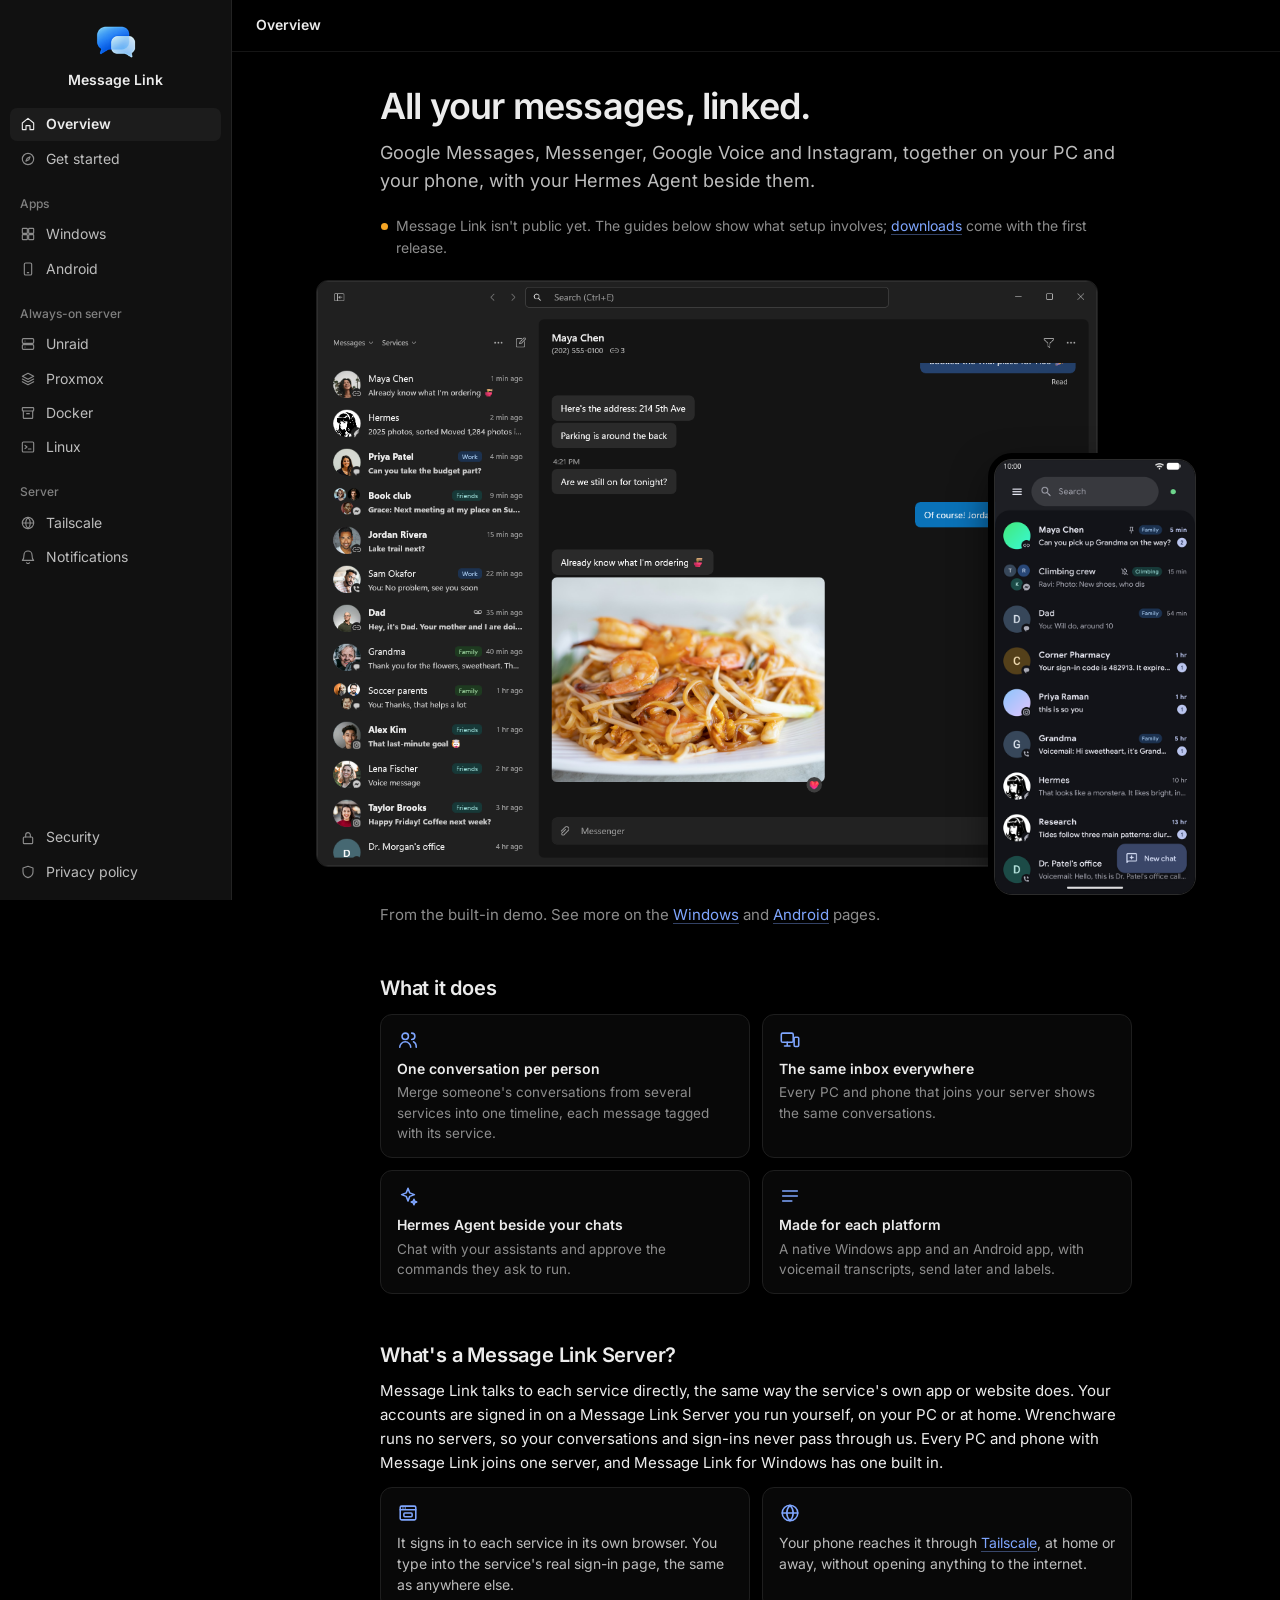
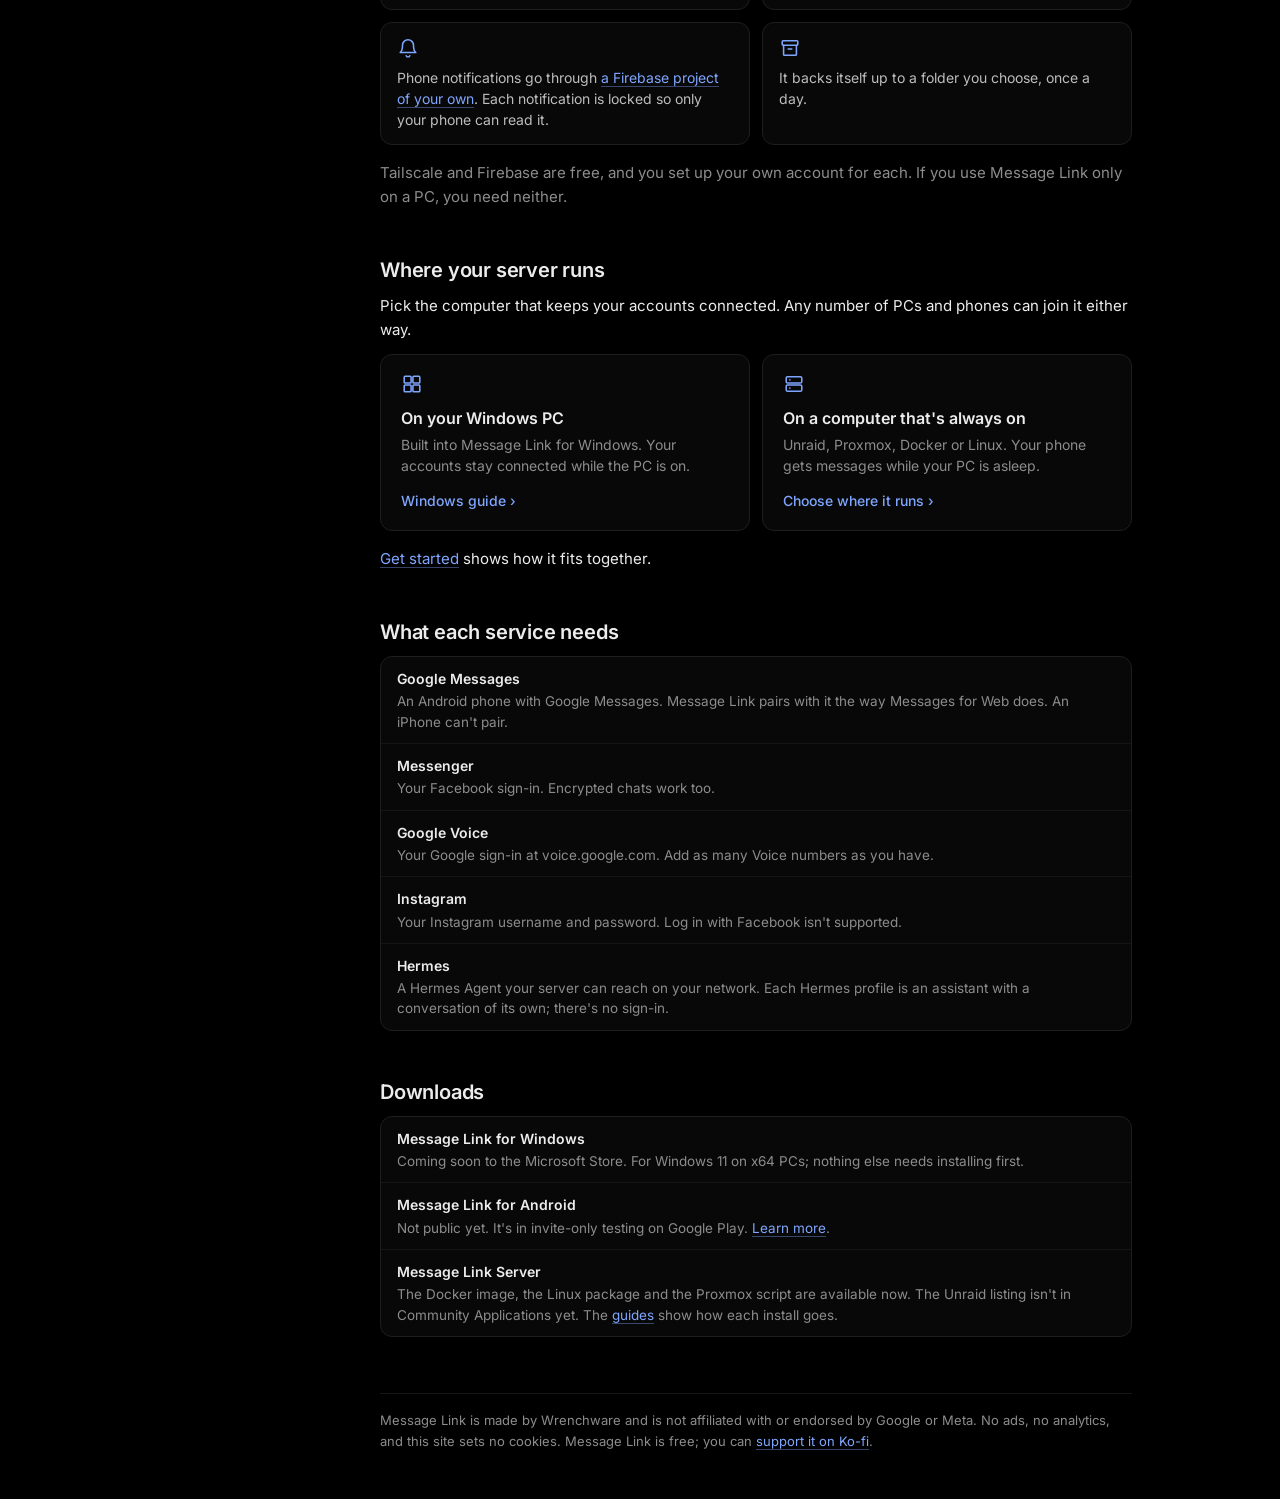
<file: index.html>
<!doctype html>
<html lang="en">
<head>
<meta charset="utf-8">
<meta name="viewport" content="width=device-width, initial-scale=1">
<title>Message Link: all your messages, linked</title>
<meta name="description" content="Message Link puts Google Messages, Messenger, Google Voice and Instagram in one place, in a native Windows app and an Android app. Your accounts stay on your own PC or your own server.">
<link rel="icon" href="assets/icon-32.png" sizes="32x32" type="image/png">
<link rel="apple-touch-icon" href="assets/icon-192.png">
<link rel="stylesheet" href="assets/site.css">
</head>
<body>
<aside class="side">
  <a class="brand" href="./"><img src="assets/icon-64.png" alt="" width="40" height="40">Message Link</a>
  <nav aria-label="Site">
    <a href="./" class="here" aria-current="page"><svg viewBox="0 0 24 24" width="16" height="16" fill="none" stroke="currentColor" stroke-width="1.7" stroke-linecap="round" stroke-linejoin="round" aria-hidden="true"><path d="M3.5 10.5 12 3.5l8.5 7V20a.5.5 0 0 1-.5.5h-5v-6h-6v6H4a.5.5 0 0 1-.5-.5z"/></svg><span>Overview</span></a>
    <a href="setup/"><svg viewBox="0 0 24 24" width="16" height="16" fill="none" stroke="currentColor" stroke-width="1.7" stroke-linecap="round" stroke-linejoin="round" aria-hidden="true"><circle cx="12" cy="12" r="8.5"/><path d="m15.2 8.8-2 4.4-4.4 2 2-4.4z"/></svg><span>Get started</span></a>
    <p class="grp">Apps</p>
    <a href="windows/"><svg viewBox="0 0 24 24" width="16" height="16" fill="none" stroke="currentColor" stroke-width="1.7" stroke-linecap="round" stroke-linejoin="round" aria-hidden="true"><rect x="3.5" y="3.5" width="7.5" height="7.5" rx="1"/><rect x="13" y="3.5" width="7.5" height="7.5" rx="1"/><rect x="3.5" y="13" width="7.5" height="7.5" rx="1"/><rect x="13" y="13" width="7.5" height="7.5" rx="1"/></svg><span>Windows</span></a>
    <a href="android/"><svg viewBox="0 0 24 24" width="16" height="16" fill="none" stroke="currentColor" stroke-width="1.7" stroke-linecap="round" stroke-linejoin="round" aria-hidden="true"><rect x="6.5" y="3" width="11" height="18" rx="2"/><path d="M11 17.5h2"/></svg><span>Android</span></a>
    <p class="grp">Always-on server</p>
    <a href="unraid/"><svg viewBox="0 0 24 24" width="16" height="16" fill="none" stroke="currentColor" stroke-width="1.7" stroke-linecap="round" stroke-linejoin="round" aria-hidden="true"><rect x="3.5" y="4" width="17" height="7" rx="1.5"/><rect x="3.5" y="13" width="17" height="7" rx="1.5"/><path d="M7.5 7.5h.01M7.5 16.5h.01"/></svg><span>Unraid</span></a>
    <a href="proxmox/"><svg viewBox="0 0 24 24" width="16" height="16" fill="none" stroke="currentColor" stroke-width="1.7" stroke-linecap="round" stroke-linejoin="round" aria-hidden="true"><path d="M12 3.5 20.5 8 12 12.5 3.5 8z"/><path d="m3.5 12 8.5 4.5 8.5-4.5"/><path d="m3.5 16 8.5 4.5 8.5-4.5"/></svg><span>Proxmox</span></a>
    <a href="docker/"><svg viewBox="0 0 24 24" width="16" height="16" fill="none" stroke="currentColor" stroke-width="1.7" stroke-linecap="round" stroke-linejoin="round" aria-hidden="true"><rect x="3.5" y="4" width="17" height="5" rx="1"/><path d="M5 9v10a1 1 0 0 0 1 1h12a1 1 0 0 0 1-1V9M10 13h4"/></svg><span>Docker</span></a>
    <a href="linux/"><svg viewBox="0 0 24 24" width="16" height="16" fill="none" stroke="currentColor" stroke-width="1.7" stroke-linecap="round" stroke-linejoin="round" aria-hidden="true"><rect x="3.5" y="4.5" width="17" height="15" rx="1.5"/><path d="m7.5 9.5 3 2.5-3 2.5M12.5 15h4"/></svg><span>Linux</span></a>
    <p class="grp">Server</p>
    <a href="tailscale/"><svg viewBox="0 0 24 24" width="16" height="16" fill="none" stroke="currentColor" stroke-width="1.7" stroke-linecap="round" stroke-linejoin="round" aria-hidden="true"><circle cx="12" cy="12" r="8.5"/><path d="M3.5 12h17M12 3.5c2.3 2.4 3.5 5.3 3.5 8.5s-1.2 6.1-3.5 8.5c-2.3-2.4-3.5-5.3-3.5-8.5S9.7 5.9 12 3.5z"/></svg><span>Tailscale</span></a>
    <a href="firebase/"><svg viewBox="0 0 24 24" width="16" height="16" fill="none" stroke="currentColor" stroke-width="1.7" stroke-linecap="round" stroke-linejoin="round" aria-hidden="true"><path d="M6 9a6 6 0 0 1 12 0c0 6 2.5 8 2.5 8h-17S6 15 6 9"/><path d="M10 20.5a2.2 2.2 0 0 0 4 0"/></svg><span>Notifications</span></a>
    <a class="end" href="security/"><svg viewBox="0 0 24 24" width="16" height="16" fill="none" stroke="currentColor" stroke-width="1.7" stroke-linecap="round" stroke-linejoin="round" aria-hidden="true"><rect x="5" y="10.5" width="14" height="10" rx="1.5"/><path d="M8.5 10.5V7.5a3.5 3.5 0 0 1 7 0v3"/></svg><span>Security</span></a>
    <a href="privacy/"><svg viewBox="0 0 24 24" width="16" height="16" fill="none" stroke="currentColor" stroke-width="1.7" stroke-linecap="round" stroke-linejoin="round" aria-hidden="true"><path d="M12 3.5 19.5 6v5.5c0 4.5-3.2 7.7-7.5 9-4.3-1.3-7.5-4.5-7.5-9V6z"/></svg><span>Privacy policy</span></a>
  </nav>
</aside>

<div class="pane">
<header class="top"><p><span class="here">Overview</span></p></header>

<main class="home">
  <h1>All your messages, linked.</h1>
  <p class="lead">Google Messages, Messenger, Google Voice and Instagram, together on your PC and your phone, with your Hermes Agent beside them.</p>
  <p class="status slim">Message Link isn't public yet. The guides below show what setup involves; <a href="#downloads">downloads</a> come with the first release.</p>
  <figure class="shot hero">
    <img src="assets/windows.png" width="1200" height="900" alt="Message Link on Windows: the conversation list beside Maya Chen's conversations from three services, shown as one.">
    <img class="phone" src="assets/phone-inbox.png" width="540" height="1170" alt="Message Link on Android: conversations from all four services and Hermes in one list.">
  </figure>
  <p class="quiet">From the built-in demo. See more on the <a href="windows/">Windows</a> and <a href="android/">Android</a> pages.</p>

  <h2>What it does</h2>
  <div class="tiles">
    <div class="tile"><svg viewBox="0 0 24 24" width="22" height="22" fill="none" stroke="currentColor" stroke-width="1.7" stroke-linecap="round" stroke-linejoin="round" aria-hidden="true"><circle cx="9" cy="8" r="3.5"/><path d="M3 20c0-3.3 2.7-6 6-6s6 2.7 6 6"/><path d="M16 4.5a3.5 3.5 0 0 1 0 7M18 14c1.9.8 3 2.9 3 6"/></svg><h3>One conversation per person</h3><p>Merge someone's conversations from several services into one timeline, each message tagged with its service.</p></div>
    <div class="tile"><svg viewBox="0 0 24 24" width="22" height="22" fill="none" stroke="currentColor" stroke-width="1.7" stroke-linecap="round" stroke-linejoin="round" aria-hidden="true"><rect x="2.5" y="4.5" width="13" height="10" rx="1.5"/><path d="M6 18.5h6M9 14.5v4"/><rect x="16.5" y="9" width="5" height="10" rx="1.2"/></svg><h3>The same inbox everywhere</h3><p>Every PC and phone that joins your server shows the same conversations.</p></div>
    <div class="tile"><svg viewBox="0 0 24 24" width="22" height="22" fill="none" stroke="currentColor" stroke-width="1.7" stroke-linecap="round" stroke-linejoin="round" aria-hidden="true"><path d="M12 3.5l1.9 5.1 5.1 1.9-5.1 1.9L12 17.5l-1.9-5.1L5 10.5l5.1-1.9z"/><path d="M18.5 15.5l.8 2.2 2.2.8-2.2.8-.8 2.2-.8-2.2-2.2-.8 2.2-.8z"/></svg><h3>Hermes Agent beside your chats</h3><p>Chat with your assistants and approve the commands they ask to run.</p></div>
    <div class="tile"><svg viewBox="0 0 24 24" width="22" height="22" fill="none" stroke="currentColor" stroke-width="1.7" stroke-linecap="round" stroke-linejoin="round" aria-hidden="true"><path d="M4 6.5h16M4 12h16M4 17.5h10"/></svg><h3>Made for each platform</h3><p>A native Windows app and an Android app, with voicemail transcripts, send later and labels.</p></div>
  </div>

  <h2>What's a Message Link Server?</h2>
  <p>Message Link talks to each service directly, the same way the service's own app or website does. Your accounts are signed in on a Message Link Server you run yourself, on your PC or at home. Wrenchware runs no servers, so your conversations and sign-ins never pass through us. Every PC and phone with Message Link joins one server, and Message Link for Windows has one built in.</p>
  <div class="tiles">
    <div class="tile"><svg viewBox="0 0 24 24" width="22" height="22" fill="none" stroke="currentColor" stroke-width="1.7" stroke-linecap="round" stroke-linejoin="round" aria-hidden="true"><rect x="3.5" y="4.5" width="17" height="15" rx="1.5"/><path d="M3.5 8.5h17M6.5 6.5h.01M9 6.5h.01"/><rect x="7.5" y="12" width="9" height="4" rx="1"/></svg><p>It signs in to each service in its own browser. You type into the service's real sign-in page, the same as anywhere else.</p></div>
    <div class="tile"><svg viewBox="0 0 24 24" width="22" height="22" fill="none" stroke="currentColor" stroke-width="1.7" stroke-linecap="round" stroke-linejoin="round" aria-hidden="true"><circle cx="12" cy="12" r="8.5"/><path d="M3.5 12h17M12 3.5c2.3 2.4 3.5 5.3 3.5 8.5s-1.2 6.1-3.5 8.5c-2.3-2.4-3.5-5.3-3.5-8.5S9.7 5.9 12 3.5z"/></svg><p>Your phone reaches it through <a href="tailscale/">Tailscale</a>, at home or away, without opening anything to the internet.</p></div>
    <div class="tile"><svg viewBox="0 0 24 24" width="22" height="22" fill="none" stroke="currentColor" stroke-width="1.7" stroke-linecap="round" stroke-linejoin="round" aria-hidden="true"><path d="M6 9a6 6 0 0 1 12 0c0 6 2.5 8 2.5 8h-17S6 15 6 9"/><path d="M10 20.5a2.2 2.2 0 0 0 4 0"/></svg><p>Phone notifications go through <a href="firebase/">a Firebase project of your own</a>. Each notification is locked so only your phone can read it.</p></div>
    <div class="tile"><svg viewBox="0 0 24 24" width="22" height="22" fill="none" stroke="currentColor" stroke-width="1.7" stroke-linecap="round" stroke-linejoin="round" aria-hidden="true"><rect x="3.5" y="4" width="17" height="5" rx="1"/><path d="M5 9v10a1 1 0 0 0 1 1h12a1 1 0 0 0 1-1V9M10 13h4"/></svg><p>It backs itself up to a folder you choose, once a day.</p></div>
  </div>
  <p class="quiet">Tailscale and Firebase are free, and you set up your own account for each. If you use Message Link only on a PC, you need neither.</p>

  <h2>Where your server runs</h2>
  <p>Pick the computer that keeps your accounts connected. Any number of PCs and phones can join it either way.</p>
  <div class="picks">
    <a class="pick" href="windows/">
      <svg viewBox="0 0 24 24" width="22" height="22" fill="none" stroke="currentColor" stroke-width="1.7" stroke-linecap="round" stroke-linejoin="round" aria-hidden="true"><rect x="3.5" y="3.5" width="7.5" height="7.5" rx="1"/><rect x="13" y="3.5" width="7.5" height="7.5" rx="1"/><rect x="3.5" y="13" width="7.5" height="7.5" rx="1"/><rect x="13" y="13" width="7.5" height="7.5" rx="1"/></svg>
      <h3>On your Windows PC</h3>
      <p>Built into Message Link for Windows. Your accounts stay connected while the PC is on.</p>
      <span class="more">Windows guide</span>
    </a>
    <a class="pick" href="setup/#home-server">
      <svg viewBox="0 0 24 24" width="22" height="22" fill="none" stroke="currentColor" stroke-width="1.7" stroke-linecap="round" stroke-linejoin="round" aria-hidden="true"><rect x="3.5" y="4" width="17" height="7" rx="1.5"/><rect x="3.5" y="13" width="17" height="7" rx="1.5"/><path d="M7.5 7.5h.01M7.5 16.5h.01"/></svg>
      <h3>On a computer that's always on</h3>
      <p>Unraid, Proxmox, Docker or Linux. Your phone gets messages while your PC is asleep.</p>
      <span class="more">Choose where it runs</span>
    </a>
  </div>
  <p><a href="setup/">Get started</a> shows how it fits together.</p>

  <h2>What each service needs</h2>
  <dl class="fields">
    <div><dt>Google Messages</dt><dd>An Android phone with Google Messages. Message Link pairs with it the way Messages for Web does. An iPhone can't pair.</dd></div>
    <div><dt>Messenger</dt><dd>Your Facebook sign-in. Encrypted chats work too.</dd></div>
    <div><dt>Google Voice</dt><dd>Your Google sign-in at voice.google.com. Add as many Voice numbers as you have.</dd></div>
    <div><dt>Instagram</dt><dd>Your Instagram username and password. Log in with Facebook isn't supported.</dd></div>
    <div><dt>Hermes</dt><dd>A Hermes Agent your server can reach on your network. Each Hermes profile is an assistant with a conversation of its own; there's no sign-in.</dd></div>
  </dl>

  <h2 id="downloads">Downloads</h2>
  <dl class="fields">
    <div>
      <dt>Message Link for Windows</dt>
      <dd>Coming soon to the Microsoft Store. For Windows 11 on x64 PCs; nothing else needs installing first.</dd>
    </div>
    <div>
      <dt>Message Link for Android</dt>
      <dd>Not public yet. It's in invite-only testing on Google Play. <a href="android/">Learn more</a>.</dd>
    </div>
    <div>
      <dt>Message Link Server</dt>
      <dd>The Docker image, the Linux package and the Proxmox script are available now. The Unraid listing isn't in Community Applications yet. The <a href="setup/">guides</a> show how each install goes.</dd>
    </div>
  </dl>
</main>

<footer>
  <p>Message Link is made by Wrenchware and is not affiliated with or endorsed by Google or Meta. No ads, no analytics, and this site sets no cookies. Message Link is free; you can <a href="https://ko-fi.com/wrenchware">support it on Ko-fi</a>.</p>
</footer>
</div>
<script src="assets/viewer.js" defer></script>
</body>
</html>
</file>
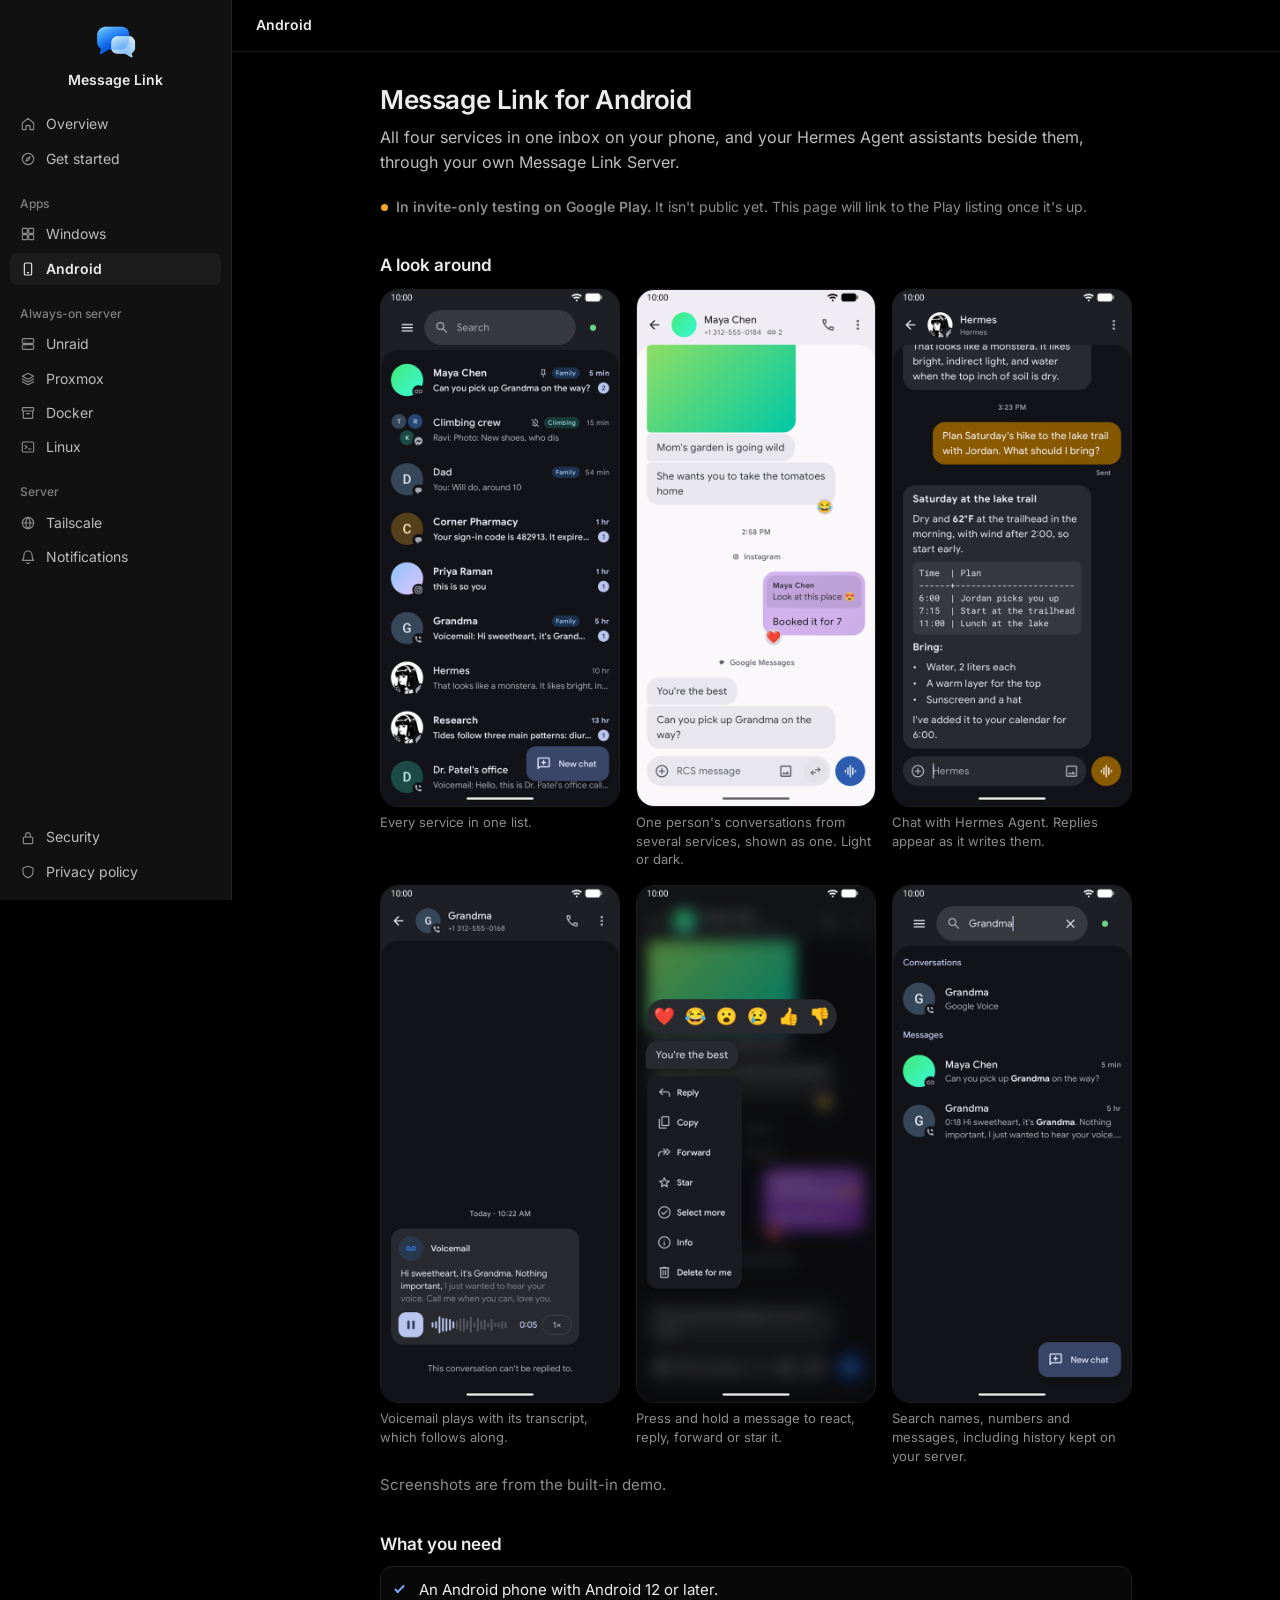
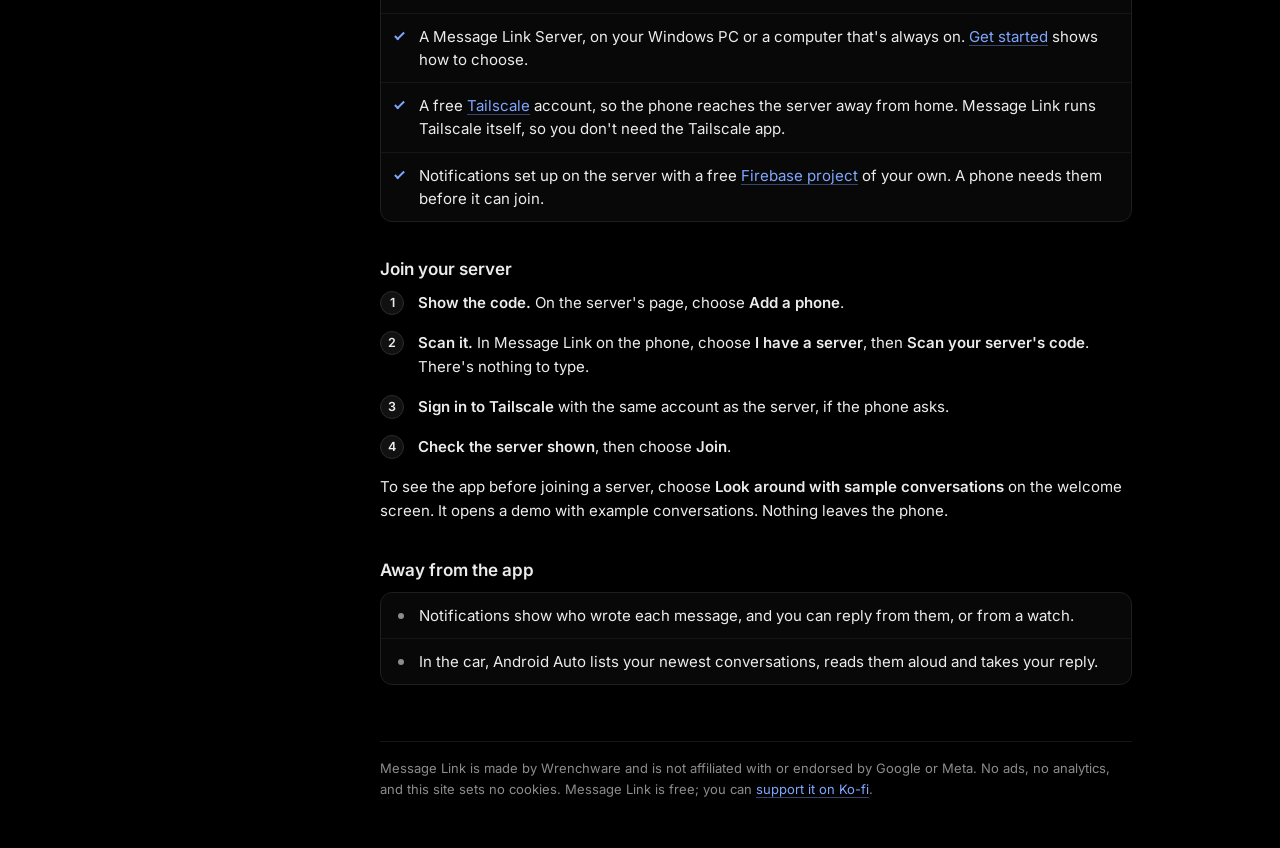
<file: android/index.html>
<!doctype html>
<html lang="en">
<head>
<meta charset="utf-8">
<meta name="viewport" content="width=device-width, initial-scale=1">
<title>Android · Message Link</title>
<meta name="description" content="Message Link for Android: Google Messages, Messenger, Google Voice and Instagram on your phone, through your own Message Link Server.">
<link rel="icon" href="../assets/icon-32.png" sizes="32x32" type="image/png">
<link rel="apple-touch-icon" href="../assets/icon-192.png">
<link rel="stylesheet" href="../assets/site.css">
</head>
<body>
<aside class="side">
  <a class="brand" href="../"><img src="../assets/icon-64.png" alt="" width="40" height="40">Message Link</a>
  <nav aria-label="Site">
    <a href="../"><svg viewBox="0 0 24 24" width="16" height="16" fill="none" stroke="currentColor" stroke-width="1.7" stroke-linecap="round" stroke-linejoin="round" aria-hidden="true"><path d="M3.5 10.5 12 3.5l8.5 7V20a.5.5 0 0 1-.5.5h-5v-6h-6v6H4a.5.5 0 0 1-.5-.5z"/></svg><span>Overview</span></a>
    <a href="../setup/"><svg viewBox="0 0 24 24" width="16" height="16" fill="none" stroke="currentColor" stroke-width="1.7" stroke-linecap="round" stroke-linejoin="round" aria-hidden="true"><circle cx="12" cy="12" r="8.5"/><path d="m15.2 8.8-2 4.4-4.4 2 2-4.4z"/></svg><span>Get started</span></a>
    <p class="grp">Apps</p>
    <a href="../windows/"><svg viewBox="0 0 24 24" width="16" height="16" fill="none" stroke="currentColor" stroke-width="1.7" stroke-linecap="round" stroke-linejoin="round" aria-hidden="true"><rect x="3.5" y="3.5" width="7.5" height="7.5" rx="1"/><rect x="13" y="3.5" width="7.5" height="7.5" rx="1"/><rect x="3.5" y="13" width="7.5" height="7.5" rx="1"/><rect x="13" y="13" width="7.5" height="7.5" rx="1"/></svg><span>Windows</span></a>
    <a href="../android/" class="here" aria-current="page"><svg viewBox="0 0 24 24" width="16" height="16" fill="none" stroke="currentColor" stroke-width="1.7" stroke-linecap="round" stroke-linejoin="round" aria-hidden="true"><rect x="6.5" y="3" width="11" height="18" rx="2"/><path d="M11 17.5h2"/></svg><span>Android</span></a>
    <p class="grp">Always-on server</p>
    <a href="../unraid/"><svg viewBox="0 0 24 24" width="16" height="16" fill="none" stroke="currentColor" stroke-width="1.7" stroke-linecap="round" stroke-linejoin="round" aria-hidden="true"><rect x="3.5" y="4" width="17" height="7" rx="1.5"/><rect x="3.5" y="13" width="17" height="7" rx="1.5"/><path d="M7.5 7.5h.01M7.5 16.5h.01"/></svg><span>Unraid</span></a>
    <a href="../proxmox/"><svg viewBox="0 0 24 24" width="16" height="16" fill="none" stroke="currentColor" stroke-width="1.7" stroke-linecap="round" stroke-linejoin="round" aria-hidden="true"><path d="M12 3.5 20.5 8 12 12.5 3.5 8z"/><path d="m3.5 12 8.5 4.5 8.5-4.5"/><path d="m3.5 16 8.5 4.5 8.5-4.5"/></svg><span>Proxmox</span></a>
    <a href="../docker/"><svg viewBox="0 0 24 24" width="16" height="16" fill="none" stroke="currentColor" stroke-width="1.7" stroke-linecap="round" stroke-linejoin="round" aria-hidden="true"><rect x="3.5" y="4" width="17" height="5" rx="1"/><path d="M5 9v10a1 1 0 0 0 1 1h12a1 1 0 0 0 1-1V9M10 13h4"/></svg><span>Docker</span></a>
    <a href="../linux/"><svg viewBox="0 0 24 24" width="16" height="16" fill="none" stroke="currentColor" stroke-width="1.7" stroke-linecap="round" stroke-linejoin="round" aria-hidden="true"><rect x="3.5" y="4.5" width="17" height="15" rx="1.5"/><path d="m7.5 9.5 3 2.5-3 2.5M12.5 15h4"/></svg><span>Linux</span></a>
    <p class="grp">Server</p>
    <a href="../tailscale/"><svg viewBox="0 0 24 24" width="16" height="16" fill="none" stroke="currentColor" stroke-width="1.7" stroke-linecap="round" stroke-linejoin="round" aria-hidden="true"><circle cx="12" cy="12" r="8.5"/><path d="M3.5 12h17M12 3.5c2.3 2.4 3.5 5.3 3.5 8.5s-1.2 6.1-3.5 8.5c-2.3-2.4-3.5-5.3-3.5-8.5S9.7 5.9 12 3.5z"/></svg><span>Tailscale</span></a>
    <a href="../firebase/"><svg viewBox="0 0 24 24" width="16" height="16" fill="none" stroke="currentColor" stroke-width="1.7" stroke-linecap="round" stroke-linejoin="round" aria-hidden="true"><path d="M6 9a6 6 0 0 1 12 0c0 6 2.5 8 2.5 8h-17S6 15 6 9"/><path d="M10 20.5a2.2 2.2 0 0 0 4 0"/></svg><span>Notifications</span></a>
    <a class="end" href="../security/"><svg viewBox="0 0 24 24" width="16" height="16" fill="none" stroke="currentColor" stroke-width="1.7" stroke-linecap="round" stroke-linejoin="round" aria-hidden="true"><rect x="5" y="10.5" width="14" height="10" rx="1.5"/><path d="M8.5 10.5V7.5a3.5 3.5 0 0 1 7 0v3"/></svg><span>Security</span></a>
    <a href="../privacy/"><svg viewBox="0 0 24 24" width="16" height="16" fill="none" stroke="currentColor" stroke-width="1.7" stroke-linecap="round" stroke-linejoin="round" aria-hidden="true"><path d="M12 3.5 19.5 6v5.5c0 4.5-3.2 7.7-7.5 9-4.3-1.3-7.5-4.5-7.5-9V6z"/></svg><span>Privacy policy</span></a>
  </nav>
</aside>

<div class="pane">
<header class="top"><p><span class="here">Android</span></p></header>

<main>
  <h1>Message Link for Android</h1>
  <p class="lead">All four services in one inbox on your phone, and your Hermes Agent assistants beside them, through your own Message Link Server.</p>

  <p class="status slim"><strong>In invite-only testing on Google Play.</strong> It isn't public yet. This page will link to the Play listing once it's up.</p>

  <h2>A look around</h2>
  <div class="gallery tall">
    <figure><a href="inbox.png"><img src="inbox.png" width="540" height="1170" loading="lazy" alt="The conversation list, with conversations from all four services and two Hermes assistants."></a><figcaption>Every service in one list.</figcaption></figure>
    <figure><a href="merged-light.png"><img src="merged-light.png" width="540" height="1170" loading="lazy" alt="Maya Chen's Instagram and Google Messages conversations shown together, in light mode."></a><figcaption>One person's conversations from several services, shown as one. Light or dark.</figcaption></figure>
    <figure><a href="hermes.png"><img src="hermes.png" width="540" height="1170" loading="lazy" alt="A Hermes conversation: a question about a hike, and a reply with a plan, a table of times and a list of what to bring."></a><figcaption>Chat with Hermes Agent. Replies appear as it writes them.</figcaption></figure>
    <figure><a href="voicemail.png"><img src="voicemail.png" width="540" height="1170" loading="lazy" alt="Grandma's Google Voice voicemail playing, its transcript lit up to the words heard so far."></a><figcaption>Voicemail plays with its transcript, which follows along.</figcaption></figure>
    <figure><a href="actions.png"><img src="actions.png" width="540" height="1170" loading="lazy" alt="A message held down: reactions above it, and Reply, Copy, Forward, Star, Select more, Info and Delete for me below."></a><figcaption>Press and hold a message to react, reply, forward or star it.</figcaption></figure>
    <figure><a href="search.png"><img src="search.png" width="540" height="1170" loading="lazy" alt="Search results for Grandma: her conversation and two messages that mention her."></a><figcaption>Search names, numbers and messages, including history kept on your server.</figcaption></figure>  </div>
  <p class="quiet">Screenshots are from the built-in demo.</p>

  <h2>What you need</h2>
  <ul class="box checks">
    <li>An Android phone with Android 12 or later.</li>
    <li>A Message Link Server, on your Windows PC or a computer that's always on. <a href="../setup/">Get started</a> shows how to choose.</li>
    <li>A free <a href="../tailscale/">Tailscale</a> account, so the phone reaches the server away from home. Message Link runs Tailscale itself, so you don't need the Tailscale app.</li>
    <li>Notifications set up on the server with a free <a href="../firebase/">Firebase project</a> of your own. A phone needs them before it can join.</li>
  </ul>

  <h2 id="join">Join your server</h2>
  <ol class="steps">
    <li><p><strong>Show the code.</strong> On the server's page, choose <strong>Add a phone</strong>.</p></li>
    <li><p><strong>Scan it.</strong> In Message Link on the phone, choose <strong>I have a server</strong>, then <strong>Scan your server's code</strong>. There's nothing to type.</p></li>
    <li><p><strong>Sign in to Tailscale</strong> with the same account as the server, if the phone asks.</p></li>
    <li><p><strong>Check the server shown</strong>, then choose <strong>Join</strong>.</p></li>
  </ol>
  <p>To see the app before joining a server, choose <strong>Look around with sample conversations</strong> on the welcome screen. It opens a demo with example conversations. Nothing leaves the phone.</p>

  <h2>Away from the app</h2>
  <ul class="box">
    <li>Notifications show who wrote each message, and you can reply from them, or from a watch.</li>
    <li>In the car, Android Auto lists your newest conversations, reads them aloud and takes your reply.</li>
  </ul>
</main>

<footer>
  <p>Message Link is made by Wrenchware and is not affiliated with or endorsed by Google or Meta. No ads, no analytics, and this site sets no cookies. Message Link is free; you can <a href="https://ko-fi.com/wrenchware">support it on Ko-fi</a>.</p>
</footer>
</div>
<script src="../assets/viewer.js" defer></script>
</body>
</html>
</file>
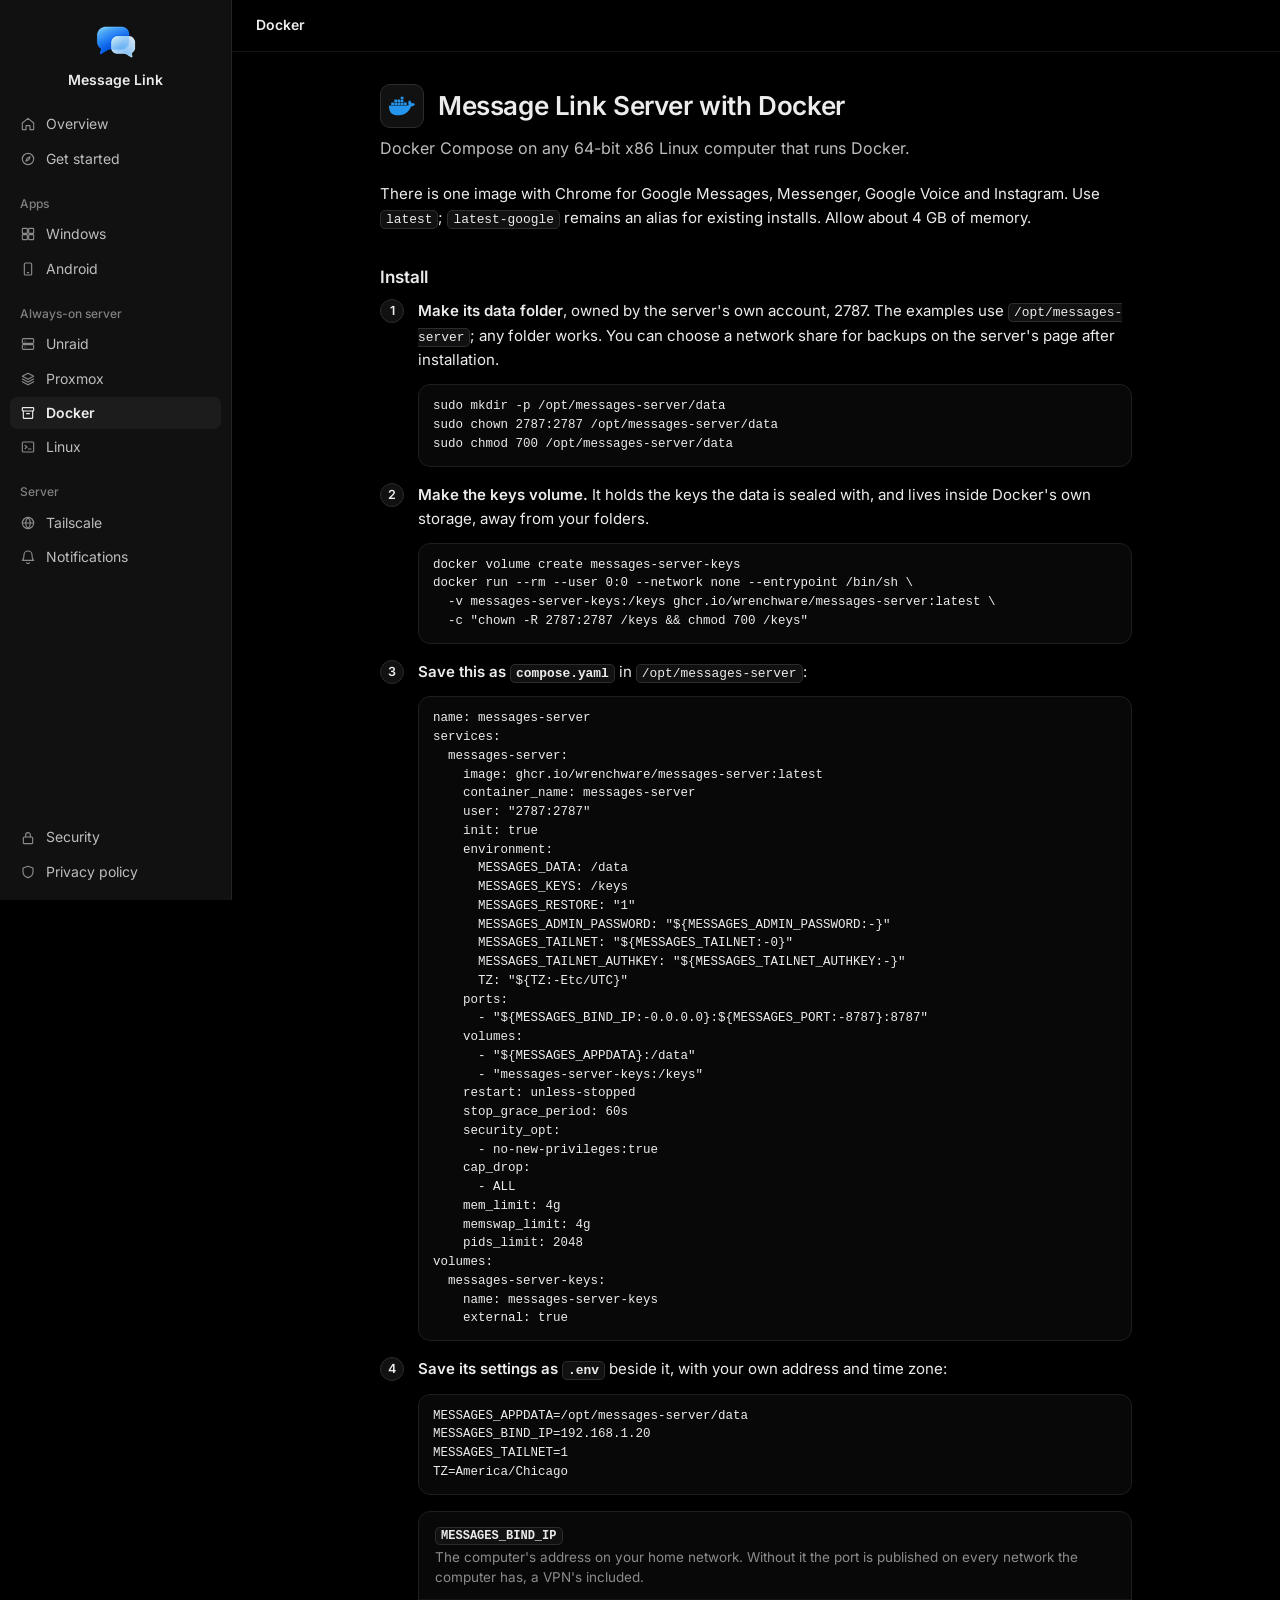
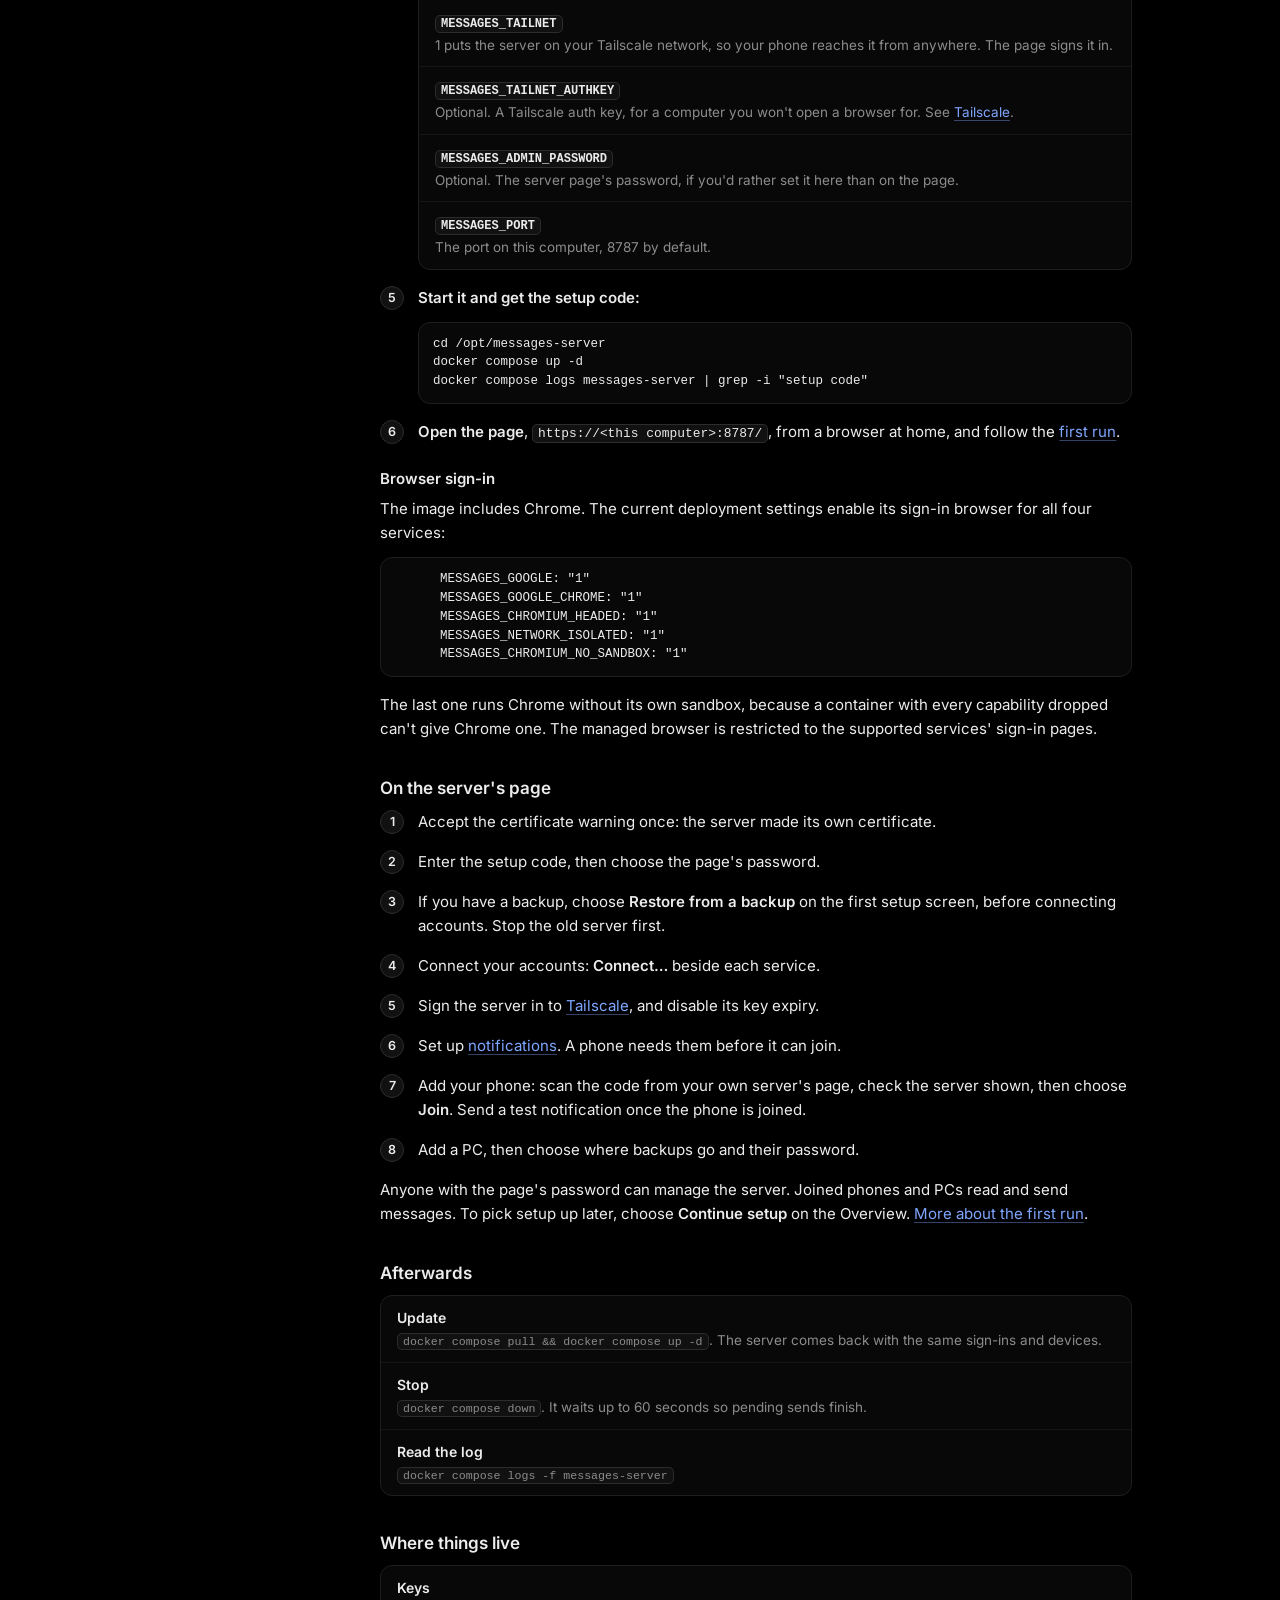
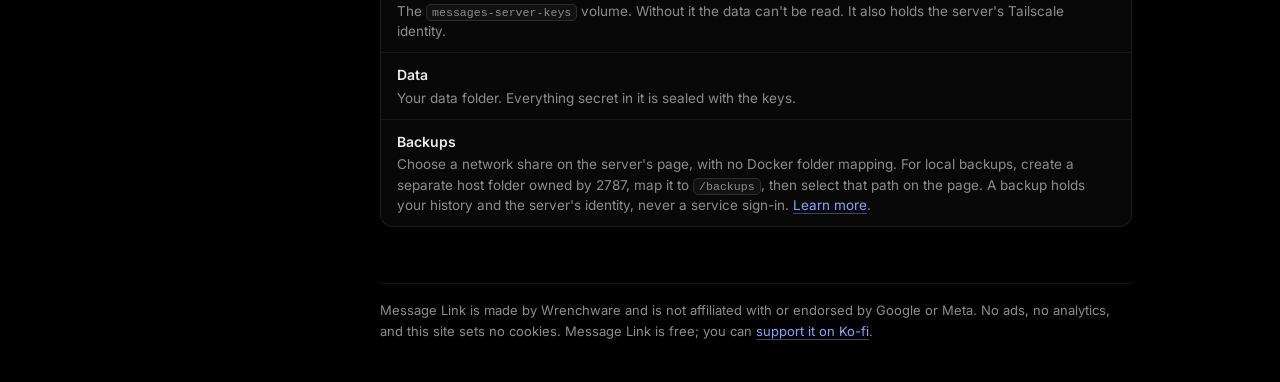
<file: docker/index.html>
<!doctype html>
<html lang="en">
<head>
<meta charset="utf-8">
<meta name="viewport" content="width=device-width, initial-scale=1">
<title>Docker · Message Link</title>
<meta name="description" content="Run Message Link Server with Docker Compose on any Docker host: folders, compose file, settings, the setup code and updates.">
<link rel="icon" href="../assets/icon-32.png" sizes="32x32" type="image/png">
<link rel="apple-touch-icon" href="../assets/icon-192.png">
<link rel="stylesheet" href="../assets/site.css">
</head>
<body>
<aside class="side">
  <a class="brand" href="../"><img src="../assets/icon-64.png" alt="" width="40" height="40">Message Link</a>
  <nav aria-label="Site">
    <a href="../"><svg viewBox="0 0 24 24" width="16" height="16" fill="none" stroke="currentColor" stroke-width="1.7" stroke-linecap="round" stroke-linejoin="round" aria-hidden="true"><path d="M3.5 10.5 12 3.5l8.5 7V20a.5.5 0 0 1-.5.5h-5v-6h-6v6H4a.5.5 0 0 1-.5-.5z"/></svg><span>Overview</span></a>
    <a href="../setup/"><svg viewBox="0 0 24 24" width="16" height="16" fill="none" stroke="currentColor" stroke-width="1.7" stroke-linecap="round" stroke-linejoin="round" aria-hidden="true"><circle cx="12" cy="12" r="8.5"/><path d="m15.2 8.8-2 4.4-4.4 2 2-4.4z"/></svg><span>Get started</span></a>
    <p class="grp">Apps</p>
    <a href="../windows/"><svg viewBox="0 0 24 24" width="16" height="16" fill="none" stroke="currentColor" stroke-width="1.7" stroke-linecap="round" stroke-linejoin="round" aria-hidden="true"><rect x="3.5" y="3.5" width="7.5" height="7.5" rx="1"/><rect x="13" y="3.5" width="7.5" height="7.5" rx="1"/><rect x="3.5" y="13" width="7.5" height="7.5" rx="1"/><rect x="13" y="13" width="7.5" height="7.5" rx="1"/></svg><span>Windows</span></a>
    <a href="../android/"><svg viewBox="0 0 24 24" width="16" height="16" fill="none" stroke="currentColor" stroke-width="1.7" stroke-linecap="round" stroke-linejoin="round" aria-hidden="true"><rect x="6.5" y="3" width="11" height="18" rx="2"/><path d="M11 17.5h2"/></svg><span>Android</span></a>
    <p class="grp">Always-on server</p>
    <a href="../unraid/"><svg viewBox="0 0 24 24" width="16" height="16" fill="none" stroke="currentColor" stroke-width="1.7" stroke-linecap="round" stroke-linejoin="round" aria-hidden="true"><rect x="3.5" y="4" width="17" height="7" rx="1.5"/><rect x="3.5" y="13" width="17" height="7" rx="1.5"/><path d="M7.5 7.5h.01M7.5 16.5h.01"/></svg><span>Unraid</span></a>
    <a href="../proxmox/"><svg viewBox="0 0 24 24" width="16" height="16" fill="none" stroke="currentColor" stroke-width="1.7" stroke-linecap="round" stroke-linejoin="round" aria-hidden="true"><path d="M12 3.5 20.5 8 12 12.5 3.5 8z"/><path d="m3.5 12 8.5 4.5 8.5-4.5"/><path d="m3.5 16 8.5 4.5 8.5-4.5"/></svg><span>Proxmox</span></a>
    <a href="../docker/" class="here" aria-current="page"><svg viewBox="0 0 24 24" width="16" height="16" fill="none" stroke="currentColor" stroke-width="1.7" stroke-linecap="round" stroke-linejoin="round" aria-hidden="true"><rect x="3.5" y="4" width="17" height="5" rx="1"/><path d="M5 9v10a1 1 0 0 0 1 1h12a1 1 0 0 0 1-1V9M10 13h4"/></svg><span>Docker</span></a>
    <a href="../linux/"><svg viewBox="0 0 24 24" width="16" height="16" fill="none" stroke="currentColor" stroke-width="1.7" stroke-linecap="round" stroke-linejoin="round" aria-hidden="true"><rect x="3.5" y="4.5" width="17" height="15" rx="1.5"/><path d="m7.5 9.5 3 2.5-3 2.5M12.5 15h4"/></svg><span>Linux</span></a>
    <p class="grp">Server</p>
    <a href="../tailscale/"><svg viewBox="0 0 24 24" width="16" height="16" fill="none" stroke="currentColor" stroke-width="1.7" stroke-linecap="round" stroke-linejoin="round" aria-hidden="true"><circle cx="12" cy="12" r="8.5"/><path d="M3.5 12h17M12 3.5c2.3 2.4 3.5 5.3 3.5 8.5s-1.2 6.1-3.5 8.5c-2.3-2.4-3.5-5.3-3.5-8.5S9.7 5.9 12 3.5z"/></svg><span>Tailscale</span></a>
    <a href="../firebase/"><svg viewBox="0 0 24 24" width="16" height="16" fill="none" stroke="currentColor" stroke-width="1.7" stroke-linecap="round" stroke-linejoin="round" aria-hidden="true"><path d="M6 9a6 6 0 0 1 12 0c0 6 2.5 8 2.5 8h-17S6 15 6 9"/><path d="M10 20.5a2.2 2.2 0 0 0 4 0"/></svg><span>Notifications</span></a>
    <a class="end" href="../security/"><svg viewBox="0 0 24 24" width="16" height="16" fill="none" stroke="currentColor" stroke-width="1.7" stroke-linecap="round" stroke-linejoin="round" aria-hidden="true"><rect x="5" y="10.5" width="14" height="10" rx="1.5"/><path d="M8.5 10.5V7.5a3.5 3.5 0 0 1 7 0v3"/></svg><span>Security</span></a>
    <a href="../privacy/"><svg viewBox="0 0 24 24" width="16" height="16" fill="none" stroke="currentColor" stroke-width="1.7" stroke-linecap="round" stroke-linejoin="round" aria-hidden="true"><path d="M12 3.5 19.5 6v5.5c0 4.5-3.2 7.7-7.5 9-4.3-1.3-7.5-4.5-7.5-9V6z"/></svg><span>Privacy policy</span></a>
  </nav>
</aside>

<div class="pane">
<header class="top"><p><span class="here">Docker</span></p></header>

<main>
  <h1 class="with-logo"><span class="logo"><img src="../assets/logos/docker.svg" alt="" width="26" height="26"></span>Message Link Server with Docker</h1>
  <p class="lead">Docker Compose on any 64-bit x86 Linux computer that runs Docker.</p>

  <p>There is one image with Chrome for Google Messages, Messenger, Google Voice and Instagram. Use <code>latest</code>; <code>latest-google</code> remains an alias for existing installs. Allow about 4 GB of memory.</p>

  <h2>Install</h2>
  <ol class="steps">
    <li>
      <p><strong>Make its data folder</strong>, owned by the server's own account, 2787. The examples use <code>/opt/messages-server</code>; any folder works. You can choose a network share for backups on the server's page after installation.</p>
<pre><code>sudo mkdir -p /opt/messages-server/data
sudo chown 2787:2787 /opt/messages-server/data
sudo chmod 700 /opt/messages-server/data</code></pre>
    </li>
    <li>
      <p><strong>Make the keys volume.</strong> It holds the keys the data is sealed with, and lives inside Docker's own storage, away from your folders.</p>
<pre><code>docker volume create messages-server-keys
docker run --rm --user 0:0 --network none --entrypoint /bin/sh \
  -v messages-server-keys:/keys ghcr.io/wrenchware/messages-server:latest \
  -c "chown -R 2787:2787 /keys &amp;&amp; chmod 700 /keys"</code></pre>
    </li>
    <li>
      <p><strong>Save this as <code>compose.yaml</code></strong> in <code>/opt/messages-server</code>:</p>
<pre><code>name: messages-server
services:
  messages-server:
    image: ghcr.io/wrenchware/messages-server:latest
    container_name: messages-server
    user: "2787:2787"
    init: true
    environment:
      MESSAGES_DATA: /data
      MESSAGES_KEYS: /keys
      MESSAGES_RESTORE: "1"
      MESSAGES_ADMIN_PASSWORD: "${MESSAGES_ADMIN_PASSWORD:-}"
      MESSAGES_TAILNET: "${MESSAGES_TAILNET:-0}"
      MESSAGES_TAILNET_AUTHKEY: "${MESSAGES_TAILNET_AUTHKEY:-}"
      TZ: "${TZ:-Etc/UTC}"
    ports:
      - "${MESSAGES_BIND_IP:-0.0.0.0}:${MESSAGES_PORT:-8787}:8787"
    volumes:
      - "${MESSAGES_APPDATA}:/data"
      - "messages-server-keys:/keys"
    restart: unless-stopped
    stop_grace_period: 60s
    security_opt:
      - no-new-privileges:true
    cap_drop:
      - ALL
    mem_limit: 4g
    memswap_limit: 4g
    pids_limit: 2048
volumes:
  messages-server-keys:
    name: messages-server-keys
    external: true</code></pre>
    </li>
    <li>
      <p><strong>Save its settings as <code>.env</code></strong> beside it, with your own address and time zone:</p>
<pre><code>MESSAGES_APPDATA=/opt/messages-server/data
MESSAGES_BIND_IP=192.168.1.20
MESSAGES_TAILNET=1
TZ=America/Chicago</code></pre>
      <dl class="fields">
        <div><dt><code>MESSAGES_BIND_IP</code></dt><dd>The computer's address on your home network. Without it the port is published on every network the computer has, a VPN's included.</dd></div>
        <div><dt><code>MESSAGES_TAILNET</code></dt><dd>1 puts the server on your Tailscale network, so your phone reaches it from anywhere. The page signs it in.</dd></div>
        <div><dt><code>MESSAGES_TAILNET_AUTHKEY</code></dt><dd>Optional. A Tailscale auth key, for a computer you won't open a browser for. See <a href="../tailscale/#auth-key">Tailscale</a>.</dd></div>
        <div><dt><code>MESSAGES_ADMIN_PASSWORD</code></dt><dd>Optional. The server page's password, if you'd rather set it here than on the page.</dd></div>
        <div><dt><code>MESSAGES_PORT</code></dt><dd>The port on this computer, 8787 by default.</dd></div>
      </dl>
    </li>
    <li>
      <p><strong>Start it and get the setup code:</strong></p>
<pre><code>cd /opt/messages-server
docker compose up -d
docker compose logs messages-server | grep -i "setup code"</code></pre>
    </li>
    <li><p><strong>Open the page</strong>, <code>https://&lt;this computer&gt;:8787/</code>, from a browser at home, and follow the <a href="#first-run">first run</a>.</p></li>
  </ol>

  <h3 id="google">Browser sign-in</h3>
  <p>The image includes Chrome. The current deployment settings enable its sign-in browser for all four services:</p>
<pre><code>      MESSAGES_GOOGLE: "1"
      MESSAGES_GOOGLE_CHROME: "1"
      MESSAGES_CHROMIUM_HEADED: "1"
      MESSAGES_NETWORK_ISOLATED: "1"
      MESSAGES_CHROMIUM_NO_SANDBOX: "1"</code></pre>
  <p>The last one runs Chrome without its own sandbox, because a container with every capability dropped can't give Chrome one. The managed browser is restricted to the supported services' sign-in pages.</p>

  <h2 id="first-run">On the server's page</h2>
  <ol class="steps">
    <li>Accept the certificate warning once: the server made its own certificate.</li>
    <li>Enter the setup code, then choose the page's password.</li>
    <li>If you have a backup, choose <strong>Restore from a backup</strong> on the first setup screen, before connecting accounts. Stop the old server first.</li>
    <li>Connect your accounts: <strong>Connect…</strong> beside each service.</li>
    <li>Sign the server in to <a href="../tailscale/">Tailscale</a>, and disable its key expiry.</li>
    <li>Set up <a href="../firebase/">notifications</a>. A phone needs them before it can join.</li>
    <li>Add your phone: scan the code from your own server's page, check the server shown, then choose <strong>Join</strong>. Send a test notification once the phone is joined.</li>
    <li>Add a PC, then choose where backups go and their password.</li>
  </ol>
  <p>Anyone with the page's password can manage the server. Joined phones and PCs read and send messages. To pick setup up later, choose <strong>Continue setup</strong> on the Overview. <a href="../setup/#first-run">More about the first run</a>.</p>

  <h2>Afterwards</h2>
  <dl class="fields">
    <div><dt>Update</dt><dd><code>docker compose pull &amp;&amp; docker compose up -d</code>. The server comes back with the same sign-ins and devices.</dd></div>
    <div><dt>Stop</dt><dd><code>docker compose down</code>. It waits up to 60 seconds so pending sends finish.</dd></div>
    <div><dt>Read the log</dt><dd><code>docker compose logs -f messages-server</code></dd></div>
  </dl>

  <h2>Where things live</h2>
  <dl class="fields">
    <div><dt>Keys</dt><dd>The <code>messages-server-keys</code> volume. Without it the data can't be read. It also holds the server's Tailscale identity.</dd></div>
    <div><dt>Data</dt><dd>Your data folder. Everything secret in it is sealed with the keys.</dd></div>
    <div><dt>Backups</dt><dd>Choose a network share on the server's page, with no Docker folder mapping. For local backups, create a separate host folder owned by 2787, map it to <code>/backups</code>, then select that path on the page. A backup holds your history and the server's identity, never a service sign-in. <a href="../setup/#backups">Learn more</a>.</dd></div>
  </dl>
</main>

<footer>
  <p>Message Link is made by Wrenchware and is not affiliated with or endorsed by Google or Meta. No ads, no analytics, and this site sets no cookies. Message Link is free; you can <a href="https://ko-fi.com/wrenchware">support it on Ko-fi</a>.</p>
</footer>
</div>
</body>
</html>
</file>
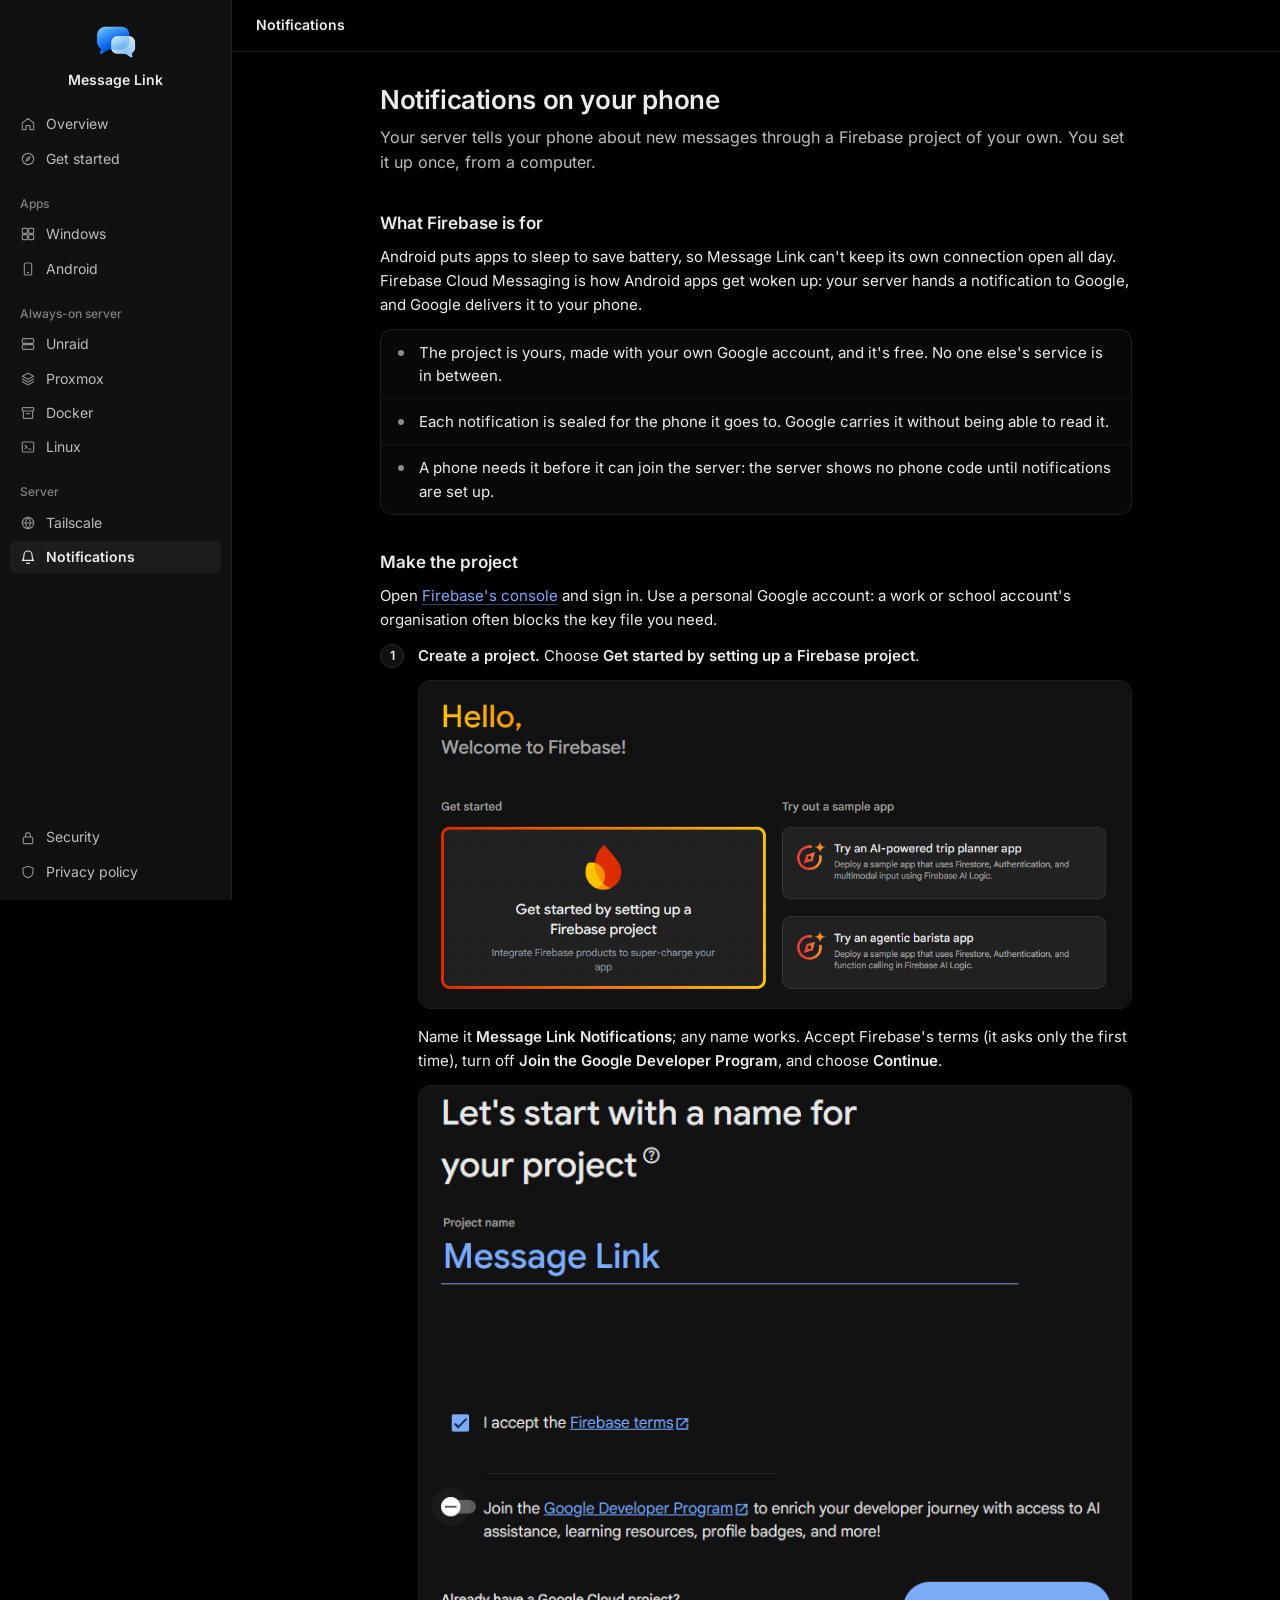
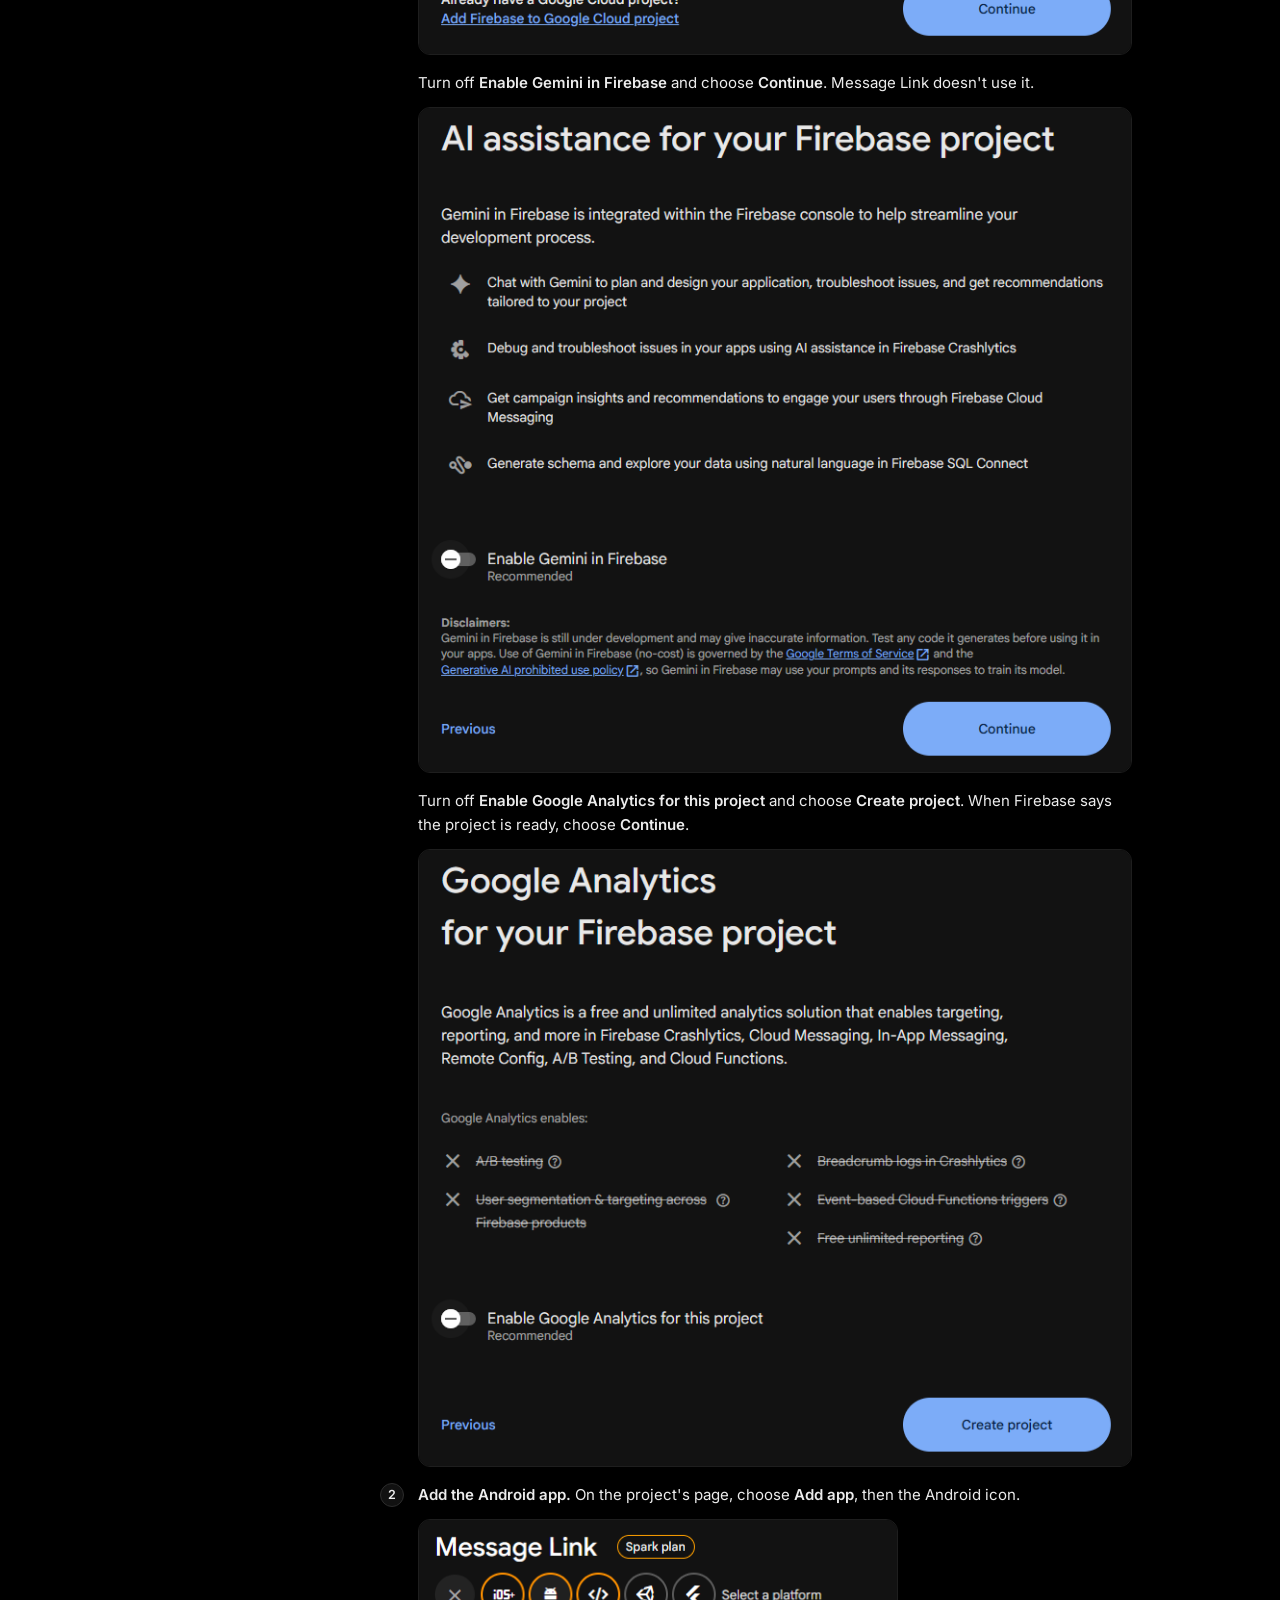
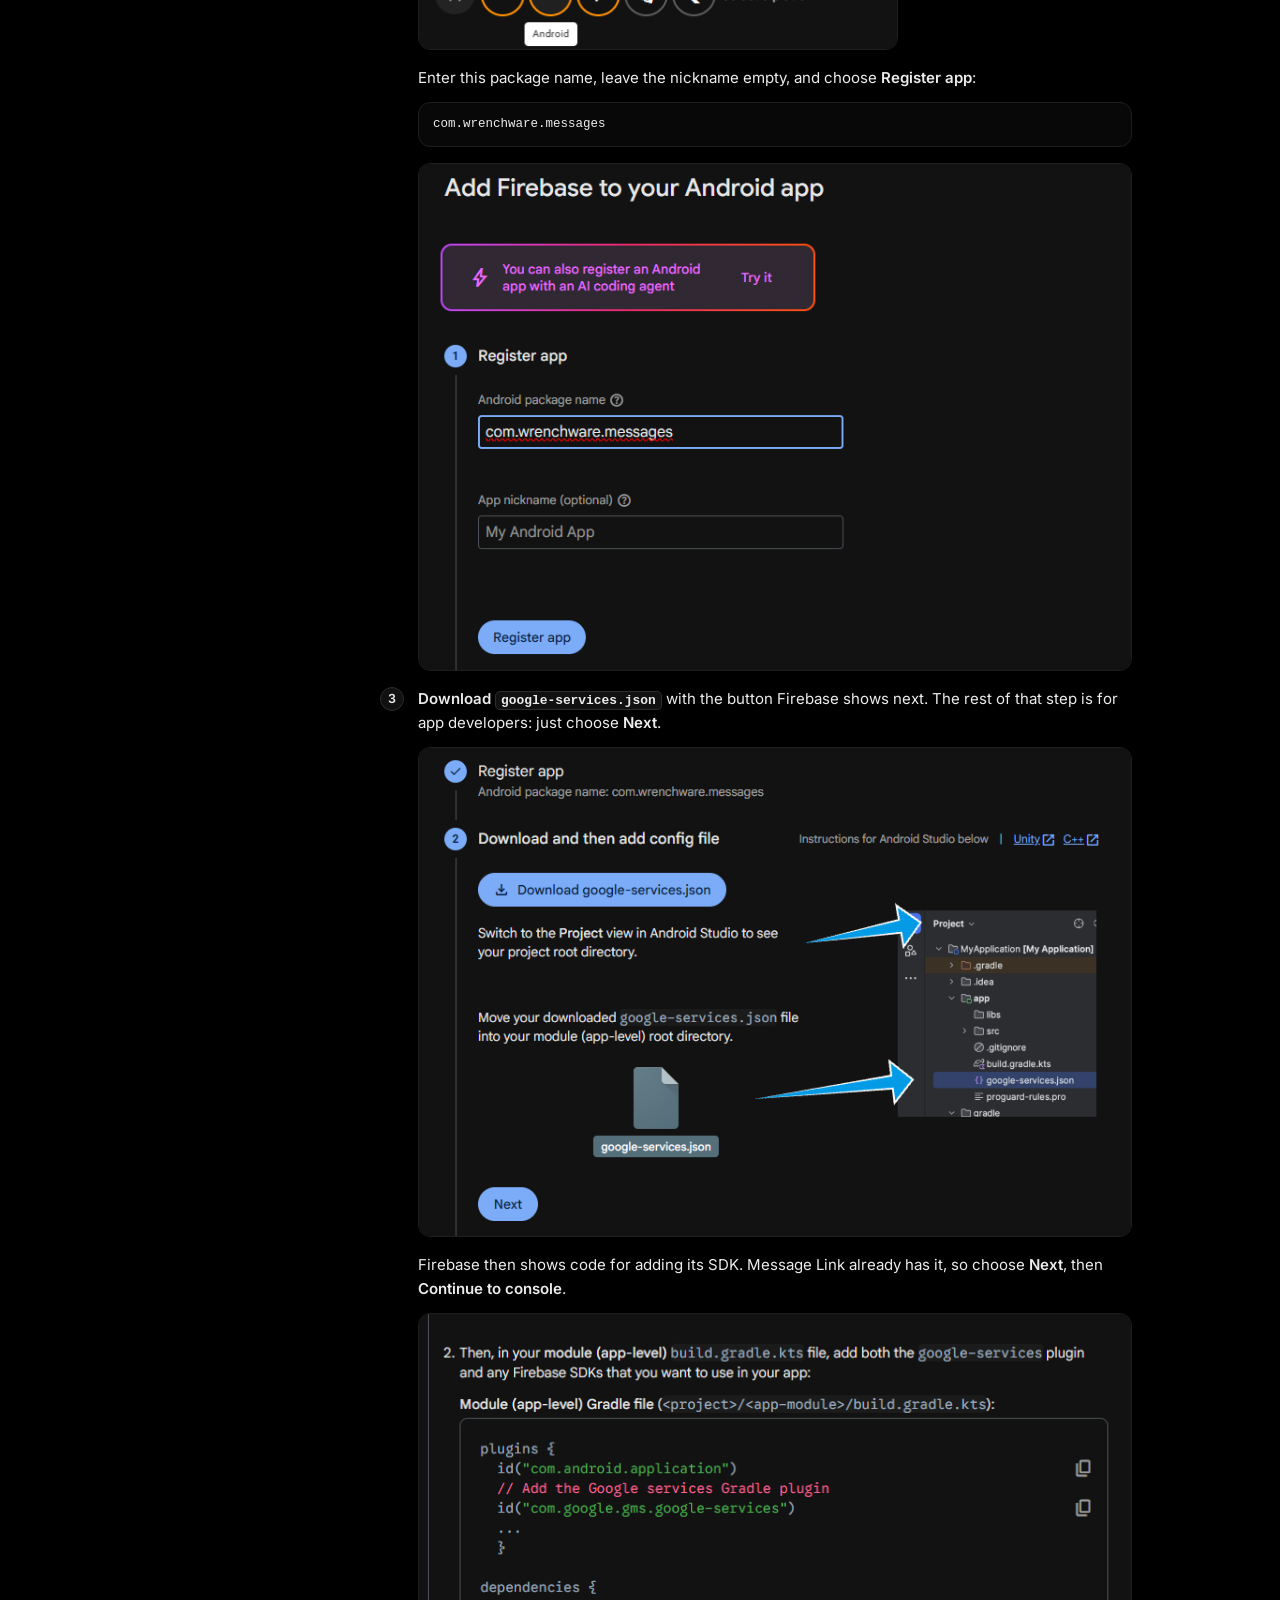
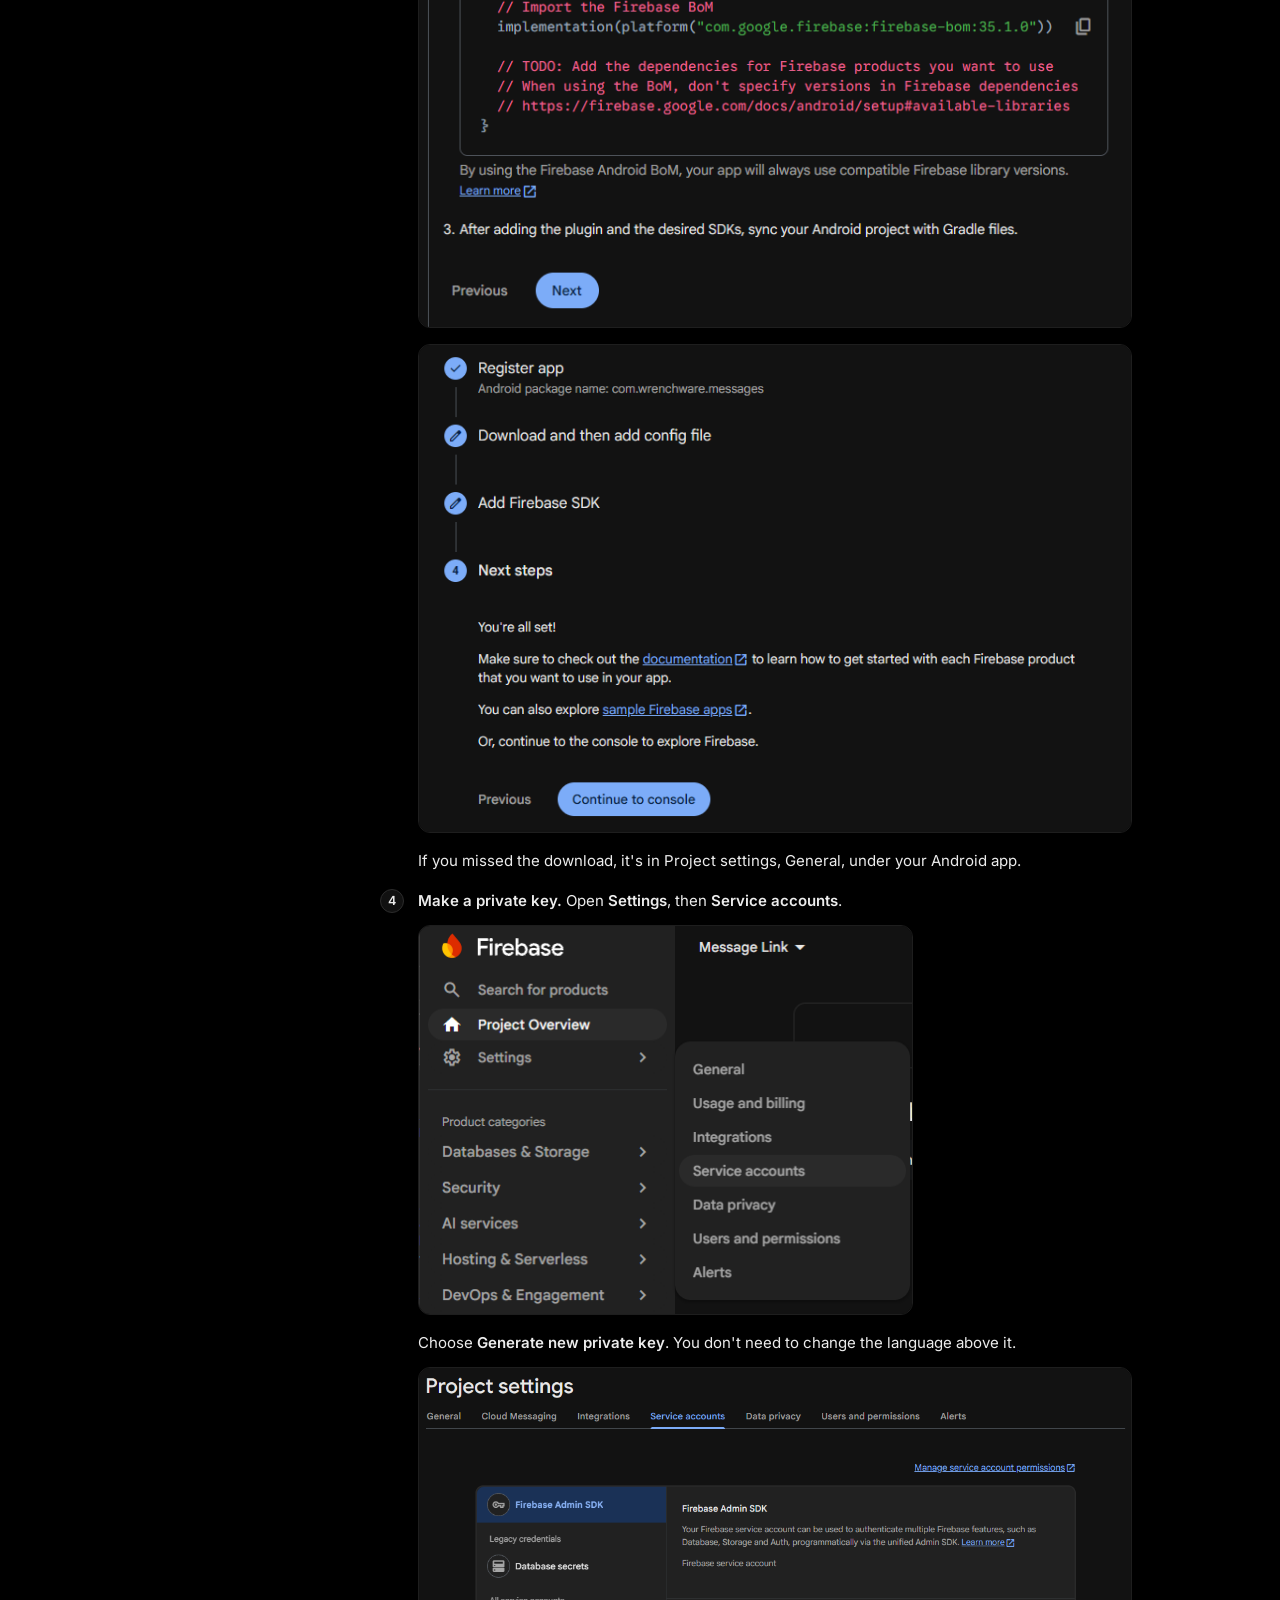
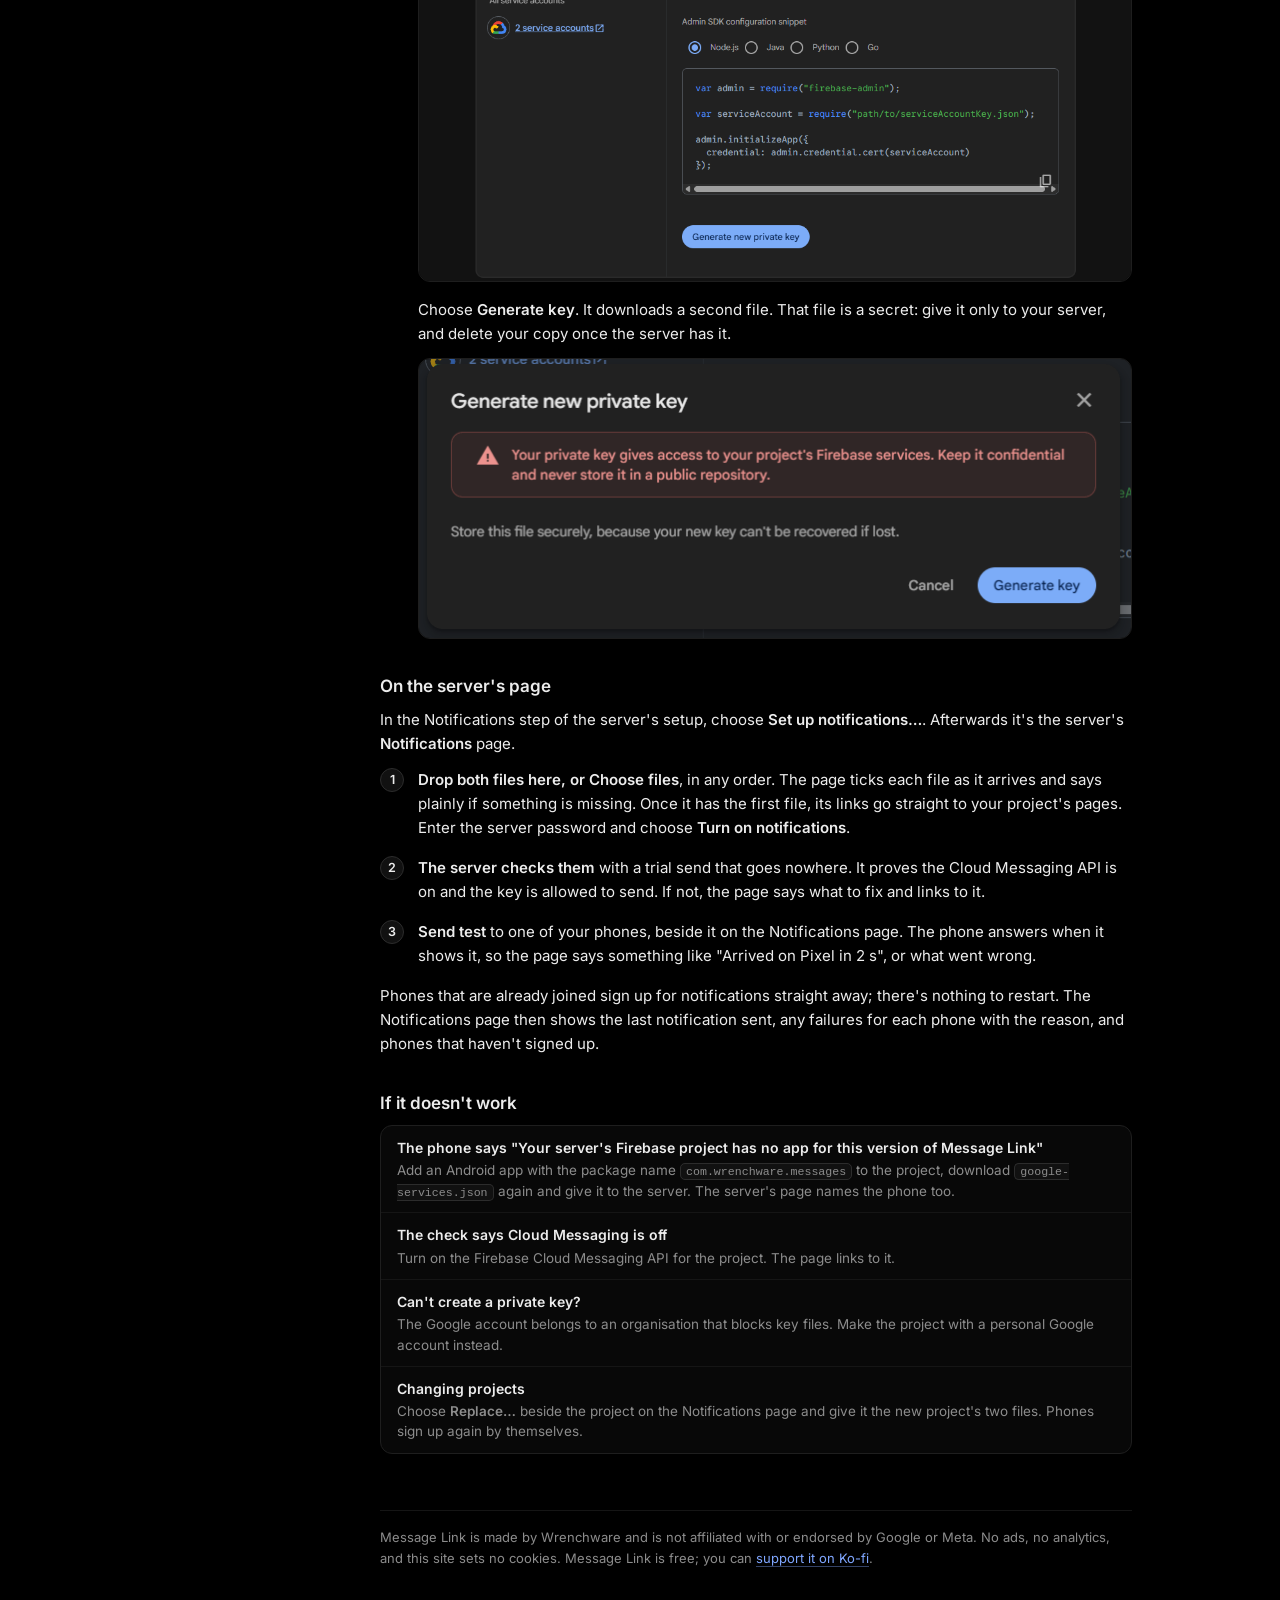
<file: firebase/index.html>
<!doctype html>
<html lang="en">
<head>
<meta charset="utf-8">
<meta name="viewport" content="width=device-width, initial-scale=1">
<title>Notifications · Message Link</title>
<meta name="description" content="How Message Link Server sends notifications to your phone through a Firebase project of your own, and how to set one up.">
<link rel="icon" href="../assets/icon-32.png" sizes="32x32" type="image/png">
<link rel="apple-touch-icon" href="../assets/icon-192.png">
<link rel="stylesheet" href="../assets/site.css">
</head>
<body>
<aside class="side">
  <a class="brand" href="../"><img src="../assets/icon-64.png" alt="" width="40" height="40">Message Link</a>
  <nav aria-label="Site">
    <a href="../"><svg viewBox="0 0 24 24" width="16" height="16" fill="none" stroke="currentColor" stroke-width="1.7" stroke-linecap="round" stroke-linejoin="round" aria-hidden="true"><path d="M3.5 10.5 12 3.5l8.5 7V20a.5.5 0 0 1-.5.5h-5v-6h-6v6H4a.5.5 0 0 1-.5-.5z"/></svg><span>Overview</span></a>
    <a href="../setup/"><svg viewBox="0 0 24 24" width="16" height="16" fill="none" stroke="currentColor" stroke-width="1.7" stroke-linecap="round" stroke-linejoin="round" aria-hidden="true"><circle cx="12" cy="12" r="8.5"/><path d="m15.2 8.8-2 4.4-4.4 2 2-4.4z"/></svg><span>Get started</span></a>
    <p class="grp">Apps</p>
    <a href="../windows/"><svg viewBox="0 0 24 24" width="16" height="16" fill="none" stroke="currentColor" stroke-width="1.7" stroke-linecap="round" stroke-linejoin="round" aria-hidden="true"><rect x="3.5" y="3.5" width="7.5" height="7.5" rx="1"/><rect x="13" y="3.5" width="7.5" height="7.5" rx="1"/><rect x="3.5" y="13" width="7.5" height="7.5" rx="1"/><rect x="13" y="13" width="7.5" height="7.5" rx="1"/></svg><span>Windows</span></a>
    <a href="../android/"><svg viewBox="0 0 24 24" width="16" height="16" fill="none" stroke="currentColor" stroke-width="1.7" stroke-linecap="round" stroke-linejoin="round" aria-hidden="true"><rect x="6.5" y="3" width="11" height="18" rx="2"/><path d="M11 17.5h2"/></svg><span>Android</span></a>
    <p class="grp">Always-on server</p>
    <a href="../unraid/"><svg viewBox="0 0 24 24" width="16" height="16" fill="none" stroke="currentColor" stroke-width="1.7" stroke-linecap="round" stroke-linejoin="round" aria-hidden="true"><rect x="3.5" y="4" width="17" height="7" rx="1.5"/><rect x="3.5" y="13" width="17" height="7" rx="1.5"/><path d="M7.5 7.5h.01M7.5 16.5h.01"/></svg><span>Unraid</span></a>
    <a href="../proxmox/"><svg viewBox="0 0 24 24" width="16" height="16" fill="none" stroke="currentColor" stroke-width="1.7" stroke-linecap="round" stroke-linejoin="round" aria-hidden="true"><path d="M12 3.5 20.5 8 12 12.5 3.5 8z"/><path d="m3.5 12 8.5 4.5 8.5-4.5"/><path d="m3.5 16 8.5 4.5 8.5-4.5"/></svg><span>Proxmox</span></a>
    <a href="../docker/"><svg viewBox="0 0 24 24" width="16" height="16" fill="none" stroke="currentColor" stroke-width="1.7" stroke-linecap="round" stroke-linejoin="round" aria-hidden="true"><rect x="3.5" y="4" width="17" height="5" rx="1"/><path d="M5 9v10a1 1 0 0 0 1 1h12a1 1 0 0 0 1-1V9M10 13h4"/></svg><span>Docker</span></a>
    <a href="../linux/"><svg viewBox="0 0 24 24" width="16" height="16" fill="none" stroke="currentColor" stroke-width="1.7" stroke-linecap="round" stroke-linejoin="round" aria-hidden="true"><rect x="3.5" y="4.5" width="17" height="15" rx="1.5"/><path d="m7.5 9.5 3 2.5-3 2.5M12.5 15h4"/></svg><span>Linux</span></a>
    <p class="grp">Server</p>
    <a href="../tailscale/"><svg viewBox="0 0 24 24" width="16" height="16" fill="none" stroke="currentColor" stroke-width="1.7" stroke-linecap="round" stroke-linejoin="round" aria-hidden="true"><circle cx="12" cy="12" r="8.5"/><path d="M3.5 12h17M12 3.5c2.3 2.4 3.5 5.3 3.5 8.5s-1.2 6.1-3.5 8.5c-2.3-2.4-3.5-5.3-3.5-8.5S9.7 5.9 12 3.5z"/></svg><span>Tailscale</span></a>
    <a href="../firebase/" class="here" aria-current="page"><svg viewBox="0 0 24 24" width="16" height="16" fill="none" stroke="currentColor" stroke-width="1.7" stroke-linecap="round" stroke-linejoin="round" aria-hidden="true"><path d="M6 9a6 6 0 0 1 12 0c0 6 2.5 8 2.5 8h-17S6 15 6 9"/><path d="M10 20.5a2.2 2.2 0 0 0 4 0"/></svg><span>Notifications</span></a>
    <a class="end" href="../security/"><svg viewBox="0 0 24 24" width="16" height="16" fill="none" stroke="currentColor" stroke-width="1.7" stroke-linecap="round" stroke-linejoin="round" aria-hidden="true"><rect x="5" y="10.5" width="14" height="10" rx="1.5"/><path d="M8.5 10.5V7.5a3.5 3.5 0 0 1 7 0v3"/></svg><span>Security</span></a>
    <a href="../privacy/"><svg viewBox="0 0 24 24" width="16" height="16" fill="none" stroke="currentColor" stroke-width="1.7" stroke-linecap="round" stroke-linejoin="round" aria-hidden="true"><path d="M12 3.5 19.5 6v5.5c0 4.5-3.2 7.7-7.5 9-4.3-1.3-7.5-4.5-7.5-9V6z"/></svg><span>Privacy policy</span></a>
  </nav>
</aside>

<div class="pane">
<header class="top"><p><span class="here">Notifications</span></p></header>

<main>
  <h1>Notifications on your phone</h1>
  <p class="lead">Your server tells your phone about new messages through a Firebase project of your own. You set it up once, from a computer.</p>

  <h2>What Firebase is for</h2>
  <p>Android puts apps to sleep to save battery, so Message Link can't keep its own connection open all day. Firebase Cloud Messaging is how Android apps get woken up: your server hands a notification to Google, and Google delivers it to your phone.</p>
  <ul class="box">
    <li>The project is yours, made with your own Google account, and it's free. No one else's service is in between.</li>
    <li>Each notification is sealed for the phone it goes to. Google carries it without being able to read it.</li>
    <li>A phone needs it before it can join the server: the server shows no phone code until notifications are set up.</li>
  </ul>

  <h2>Make the project</h2>
  <p>Open <a href="https://console.firebase.google.com/" rel="noopener">Firebase's console</a> and sign in. Use a personal Google account: a work or school account's organisation often blocks the key file you need.</p>
  <ol class="steps">
    <li>
      <p><strong>Create a project.</strong> Choose <strong>Get started by setting up a Firebase project</strong>.</p>
      <figure class="shot"><img src="01-new-project.png" width="1000" height="460" alt="Firebase's welcome page, with Get started by setting up a Firebase project."></figure>
      <p>Name it <strong>Message Link Notifications</strong>; any name works. Accept Firebase's terms (it asks only the first time), turn off <strong>Join the Google Developer Program</strong>, and choose <strong>Continue</strong>.</p>
      <figure class="shot"><img src="02-name-terms.png" width="740" height="590" alt="The project name, Firebase's terms accepted and the Google Developer Program turned off."></figure>
      <p>Turn off <strong>Enable Gemini in Firebase</strong> and choose <strong>Continue</strong>. Message Link doesn't use it.</p>
      <figure class="shot"><img src="03-gemini-off.png" width="740" height="690" alt="AI assistance for your Firebase project, with Enable Gemini in Firebase turned off."></figure>
      <p>Turn off <strong>Enable Google Analytics for this project</strong> and choose <strong>Create project</strong>. When Firebase says the project is ready, choose <strong>Continue</strong>.</p>
      <figure class="shot"><img src="04-analytics-off.png" width="740" height="640" alt="Google Analytics for your Firebase project, turned off, with Create project."></figure>
    </li>
    <li>
      <p><strong>Add the Android app.</strong> On the project's page, choose <strong>Add app</strong>, then the Android icon.</p>
      <figure class="shot"><img src="05-add-android.png" width="480" height="130" alt="The project's platforms, with Android chosen."></figure>
      <p>Enter this package name, leave the nickname empty, and choose <strong>Register app</strong>:</p>
<pre><code>com.wrenchware.messages</code></pre>
      <figure class="shot"><img src="06-register.png" width="760" height="540" alt="Register app, with the package name com.wrenchware.messages."></figure>
    </li>
    <li>
      <p><strong>Download <code>google-services.json</code></strong> with the button Firebase shows next. The rest of that step is for app developers: just choose <strong>Next</strong>.</p>
      <figure class="shot"><img src="07-download-json.png" width="760" height="520" alt="Download and then add config file, with Download google-services.json."></figure>
      <p>Firebase then shows code for adding its SDK. Message Link already has it, so choose <strong>Next</strong>, then <strong>Continue to console</strong>.</p>
      <figure class="shot"><img src="08-skip-sdk.png" width="720" height="620" alt="Add Firebase SDK, with code to skip and the Next button."></figure>
      <figure class="shot"><img src="09-continue.png" width="760" height="520" alt="You're all set, with Continue to console."></figure>
      <p>If you missed the download, it's in Project settings, General, under your Android app.</p>
    </li>
    <li>
      <p><strong>Make a private key.</strong> Open <strong>Settings</strong>, then <strong>Service accounts</strong>.</p>
      <figure class="shot"><img src="10-settings-menu.png" width="495" height="390" alt="Firebase's Settings menu, with Service accounts."></figure>
      <p>Choose <strong>Generate new private key</strong>. You don't need to change the language above it.</p>
      <figure class="shot"><img src="11-service-accounts.png" width="1110" height="800" alt="Project settings, Service accounts, with Generate new private key."></figure>
      <p>Choose <strong>Generate key</strong>. It downloads a second file. That file is a secret: give it only to your server, and delete your copy once the server has it.</p>
      <figure class="shot"><img src="12-generate-key.png" width="715" height="280" alt="Firebase's warning to keep the private key confidential, with Generate key."></figure>
    </li>
  </ol>

  <h2>On the server's page</h2>
  <p>In the Notifications step of the server's setup, choose <strong>Set up notifications…</strong>. Afterwards it's the server's <strong>Notifications</strong> page.</p>
  <ol class="steps">
    <li><p><strong>Drop both files here, or Choose files</strong>, in any order. The page ticks each file as it arrives and says plainly if something is missing. Once it has the first file, its links go straight to your project's pages. Enter the server password and choose <strong>Turn on notifications</strong>.</p></li>
    <li><p><strong>The server checks them</strong> with a trial send that goes nowhere. It proves the Cloud Messaging API is on and the key is allowed to send. If not, the page says what to fix and links to it.</p></li>
    <li><p><strong>Send test</strong> to one of your phones, beside it on the Notifications page. The phone answers when it shows it, so the page says something like "Arrived on Pixel in 2 s", or what went wrong.</p></li>
  </ol>
  <p>Phones that are already joined sign up for notifications straight away; there's nothing to restart. The Notifications page then shows the last notification sent, any failures for each phone with the reason, and phones that haven't signed up.</p>

  <h2>If it doesn't work</h2>
  <dl class="fields">
    <div>
      <dt>The phone says "Your server's Firebase project has no app for this version of Message Link"</dt>
      <dd>Add an Android app with the package name <code>com.wrenchware.messages</code> to the project, download <code>google-services.json</code> again and give it to the server. The server's page names the phone too.</dd>
    </div>
    <div>
      <dt>The check says Cloud Messaging is off</dt>
      <dd>Turn on the Firebase Cloud Messaging API for the project. The page links to it.</dd>
    </div>
    <div>
      <dt>Can't create a private key?</dt>
      <dd>The Google account belongs to an organisation that blocks key files. Make the project with a personal Google account instead.</dd>
    </div>
    <div>
      <dt>Changing projects</dt>
      <dd>Choose <strong>Replace…</strong> beside the project on the Notifications page and give it the new project's two files. Phones sign up again by themselves.</dd>
    </div>
  </dl>
</main>

<footer>
  <p>Message Link is made by Wrenchware and is not affiliated with or endorsed by Google or Meta. No ads, no analytics, and this site sets no cookies. Message Link is free; you can <a href="https://ko-fi.com/wrenchware">support it on Ko-fi</a>.</p>
</footer>
</div>
<script src="../assets/viewer.js" defer></script>
</body>
</html>
</file>
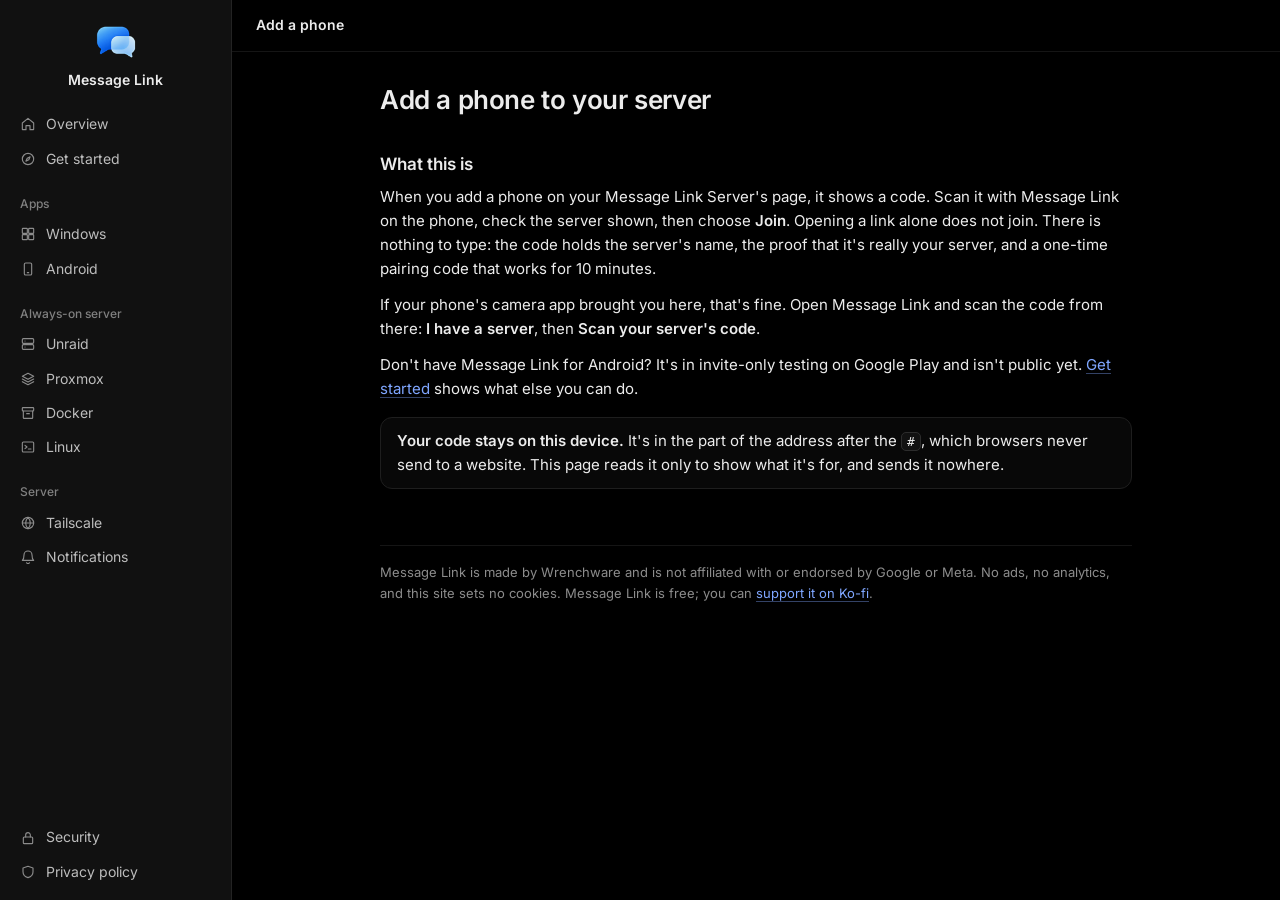
<file: join/index.html>
<!doctype html>
<html lang="en">
<head>
<meta charset="utf-8">
<meta name="viewport" content="width=device-width, initial-scale=1">
<meta name="referrer" content="no-referrer">
<meta name="robots" content="noindex">
<title>Add a phone · Message Link</title>
<meta name="description" content="A Message Link Server's code for adding a phone. Scan it with Message Link on your Android phone.">
<link rel="icon" href="../assets/icon-32.png" sizes="32x32" type="image/png">
<link rel="apple-touch-icon" href="../assets/icon-192.png">
<link rel="stylesheet" href="../assets/site.css">
</head>
<body>
<aside class="side">
  <a class="brand" href="../"><img src="../assets/icon-64.png" alt="" width="40" height="40">Message Link</a>
  <nav aria-label="Site">
    <a href="../"><svg viewBox="0 0 24 24" width="16" height="16" fill="none" stroke="currentColor" stroke-width="1.7" stroke-linecap="round" stroke-linejoin="round" aria-hidden="true"><path d="M3.5 10.5 12 3.5l8.5 7V20a.5.5 0 0 1-.5.5h-5v-6h-6v6H4a.5.5 0 0 1-.5-.5z"/></svg><span>Overview</span></a>
    <a href="../setup/"><svg viewBox="0 0 24 24" width="16" height="16" fill="none" stroke="currentColor" stroke-width="1.7" stroke-linecap="round" stroke-linejoin="round" aria-hidden="true"><circle cx="12" cy="12" r="8.5"/><path d="m15.2 8.8-2 4.4-4.4 2 2-4.4z"/></svg><span>Get started</span></a>
    <p class="grp">Apps</p>
    <a href="../windows/"><svg viewBox="0 0 24 24" width="16" height="16" fill="none" stroke="currentColor" stroke-width="1.7" stroke-linecap="round" stroke-linejoin="round" aria-hidden="true"><rect x="3.5" y="3.5" width="7.5" height="7.5" rx="1"/><rect x="13" y="3.5" width="7.5" height="7.5" rx="1"/><rect x="3.5" y="13" width="7.5" height="7.5" rx="1"/><rect x="13" y="13" width="7.5" height="7.5" rx="1"/></svg><span>Windows</span></a>
    <a href="../android/"><svg viewBox="0 0 24 24" width="16" height="16" fill="none" stroke="currentColor" stroke-width="1.7" stroke-linecap="round" stroke-linejoin="round" aria-hidden="true"><rect x="6.5" y="3" width="11" height="18" rx="2"/><path d="M11 17.5h2"/></svg><span>Android</span></a>
    <p class="grp">Always-on server</p>
    <a href="../unraid/"><svg viewBox="0 0 24 24" width="16" height="16" fill="none" stroke="currentColor" stroke-width="1.7" stroke-linecap="round" stroke-linejoin="round" aria-hidden="true"><rect x="3.5" y="4" width="17" height="7" rx="1.5"/><rect x="3.5" y="13" width="17" height="7" rx="1.5"/><path d="M7.5 7.5h.01M7.5 16.5h.01"/></svg><span>Unraid</span></a>
    <a href="../proxmox/"><svg viewBox="0 0 24 24" width="16" height="16" fill="none" stroke="currentColor" stroke-width="1.7" stroke-linecap="round" stroke-linejoin="round" aria-hidden="true"><path d="M12 3.5 20.5 8 12 12.5 3.5 8z"/><path d="m3.5 12 8.5 4.5 8.5-4.5"/><path d="m3.5 16 8.5 4.5 8.5-4.5"/></svg><span>Proxmox</span></a>
    <a href="../docker/"><svg viewBox="0 0 24 24" width="16" height="16" fill="none" stroke="currentColor" stroke-width="1.7" stroke-linecap="round" stroke-linejoin="round" aria-hidden="true"><rect x="3.5" y="4" width="17" height="5" rx="1"/><path d="M5 9v10a1 1 0 0 0 1 1h12a1 1 0 0 0 1-1V9M10 13h4"/></svg><span>Docker</span></a>
    <a href="../linux/"><svg viewBox="0 0 24 24" width="16" height="16" fill="none" stroke="currentColor" stroke-width="1.7" stroke-linecap="round" stroke-linejoin="round" aria-hidden="true"><rect x="3.5" y="4.5" width="17" height="15" rx="1.5"/><path d="m7.5 9.5 3 2.5-3 2.5M12.5 15h4"/></svg><span>Linux</span></a>
    <p class="grp">Server</p>
    <a href="../tailscale/"><svg viewBox="0 0 24 24" width="16" height="16" fill="none" stroke="currentColor" stroke-width="1.7" stroke-linecap="round" stroke-linejoin="round" aria-hidden="true"><circle cx="12" cy="12" r="8.5"/><path d="M3.5 12h17M12 3.5c2.3 2.4 3.5 5.3 3.5 8.5s-1.2 6.1-3.5 8.5c-2.3-2.4-3.5-5.3-3.5-8.5S9.7 5.9 12 3.5z"/></svg><span>Tailscale</span></a>
    <a href="../firebase/"><svg viewBox="0 0 24 24" width="16" height="16" fill="none" stroke="currentColor" stroke-width="1.7" stroke-linecap="round" stroke-linejoin="round" aria-hidden="true"><path d="M6 9a6 6 0 0 1 12 0c0 6 2.5 8 2.5 8h-17S6 15 6 9"/><path d="M10 20.5a2.2 2.2 0 0 0 4 0"/></svg><span>Notifications</span></a>
    <a class="end" href="../security/"><svg viewBox="0 0 24 24" width="16" height="16" fill="none" stroke="currentColor" stroke-width="1.7" stroke-linecap="round" stroke-linejoin="round" aria-hidden="true"><rect x="5" y="10.5" width="14" height="10" rx="1.5"/><path d="M8.5 10.5V7.5a3.5 3.5 0 0 1 7 0v3"/></svg><span>Security</span></a>
    <a href="../privacy/"><svg viewBox="0 0 24 24" width="16" height="16" fill="none" stroke="currentColor" stroke-width="1.7" stroke-linecap="round" stroke-linejoin="round" aria-hidden="true"><path d="M12 3.5 19.5 6v5.5c0 4.5-3.2 7.7-7.5 9-4.3-1.3-7.5-4.5-7.5-9V6z"/></svg><span>Privacy policy</span></a>
  </nav>
</aside>

<div class="pane">
<header class="top"><p><span class="here">Add a phone</span></p></header>

<main>
  <h1>Add a phone to your server</h1>
  <p id="for" hidden>This code adds a phone to the Message Link Server <strong id="server"></strong>.</p>

  <section id="android" hidden>
    <p><a class="button" id="open" href="#">Open in Message Link</a></p>
    <p>If nothing happens, open Message Link, choose <strong>I have a server</strong>, then <strong>Scan your server's code</strong>, and scan the code on your server's screen again.</p>
  </section>

  <section id="no-app" hidden>
    <div class="note warn">
      <p><strong>Message Link isn't on this phone yet.</strong> Message Link for Android is in invite-only testing on Google Play and isn't public yet. Once it's installed, scan the code from inside the app: <strong>I have a server</strong>, then <strong>Scan your server's code</strong>.</p>
    </div>
  </section>

  <section id="elsewhere" hidden>
    <p>This is a code for Message Link on an Android phone, so there's nothing to do with it in this browser. Scan it with the phone instead: in Message Link, choose <strong>I have a server</strong>, then <strong>Scan your server's code</strong>.</p>
    <p>Adding a PC? Use <strong>Add a PC</strong> on the server's page, which gives you a line to paste into Message Link for Windows. See the <a href="../windows/#server">Windows guide</a>.</p>
  </section>

  <div class="note warn" id="damaged" hidden>
    <p>This link is missing part of the code. Show the code on your server's page again, and scan it from Message Link on your phone.</p>
  </div>

  <div class="note warn" id="newer" hidden>
    <p>This code comes from a newer Message Link Server than your phone's Message Link knows. If Message Link asks for an update, update it and scan a new code from your own server's page.</p>
  </div>

  <section id="general">
    <h2>What this is</h2>
    <p>When you add a phone on your Message Link Server's page, it shows a code. Scan it with Message Link on the phone, check the server shown, then choose <strong>Join</strong>. Opening a link alone does not join. There is nothing to type: the code holds the server's name, the proof that it's really your server, and a one-time pairing code that works for 10 minutes.</p>
    <p>If your phone's camera app brought you here, that's fine. Open Message Link and scan the code from there: <strong>I have a server</strong>, then <strong>Scan your server's code</strong>.</p>
    <p>Don't have Message Link for Android? It's in invite-only testing on Google Play and isn't public yet. <a href="../setup/">Get started</a> shows what else you can do.</p>
  </section>

  <div class="note">
    <p><strong>Your code stays on this device.</strong> It's in the part of the address after the <code>#</code>, which browsers never send to a website. This page reads it only to show what it's for, and sends it nowhere.</p>
  </div>
</main>

<footer>
  <p>Message Link is made by Wrenchware and is not affiliated with or endorsed by Google or Meta. No ads, no analytics, and this site sets no cookies. Message Link is free; you can <a href="https://ko-fi.com/wrenchware">support it on Ko-fi</a>.</p>
</footer>
</div>

<script>
// Reads the code from the address's fragment (#v=1&n=…&a=…&f=…&c=…&u=…), on this device only. Nothing here sends it anywhere.
function readCode() {
  var parts = ['for', 'android', 'no-app', 'elsewhere', 'damaged', 'newer'];
  parts.forEach(function (id) { document.getElementById(id).hidden = true; });
  document.getElementById('general').hidden = false;
  function show(id) { document.getElementById(id).hidden = false; }

  var hash = location.hash.slice(1);
  if (!hash) return;
  if (hash === 'no-app') { show('no-app'); document.getElementById('general').hidden = true; return; }

  var values = {};
  var readable = hash.indexOf('#') < 0;
  hash.split('&').forEach(function (pair) {
    if (!pair) return;
    var at = pair.indexOf('=');
    var key = at < 0 ? pair : pair.slice(0, at);
    var value = at < 0 ? '' : pair.slice(at + 1);
    try { value = decodeURIComponent(value); } catch (e) { readable = false; }
    if (!Object.prototype.hasOwnProperty.call(values, key)) values[key] = value;
  });

  if (readable && values.v && values.v !== '1' && values.v !== '2') { show('newer'); return; }
  var portValid = values.v === '1' || (values.v === '2' && /^[0-9]+$/.test(values.p || '') && Number(values.p) >= 1 && Number(values.p) <= 65535);
  var complete = readable && portValid && /^[0-9a-fA-F]{64}$/.test(values.f || '') && values.c && (values.n || values.a);
  if (!complete) { show('damaged'); return; }

  document.getElementById('server').textContent = values.n ? values.n + (values.v === '2' ? ':' + values.p : '') : values.a;
  show('for');
  document.getElementById('general').hidden = true;

  if (/Android/i.test(navigator.userAgent)) {
    // Android opens the app by package; with the app missing, Chrome loads the fallback, which says so.
    var fallback = 'https://wrenchware.github.io/message-link/join/#no-app';
    document.getElementById('open').href = 'intent://wrenchware.github.io/message-link/join#' + hash +
      '#Intent;scheme=https;package=com.wrenchware.messages;S.browser_fallback_url=' + encodeURIComponent(fallback) + ';end';
    show('android');
  } else {
    show('elsewhere');
  }
}
readCode();
// The fallback above changes only the fragment, which reloads nothing.
window.addEventListener('hashchange', readCode);
</script>
</body>
</html>
</file>
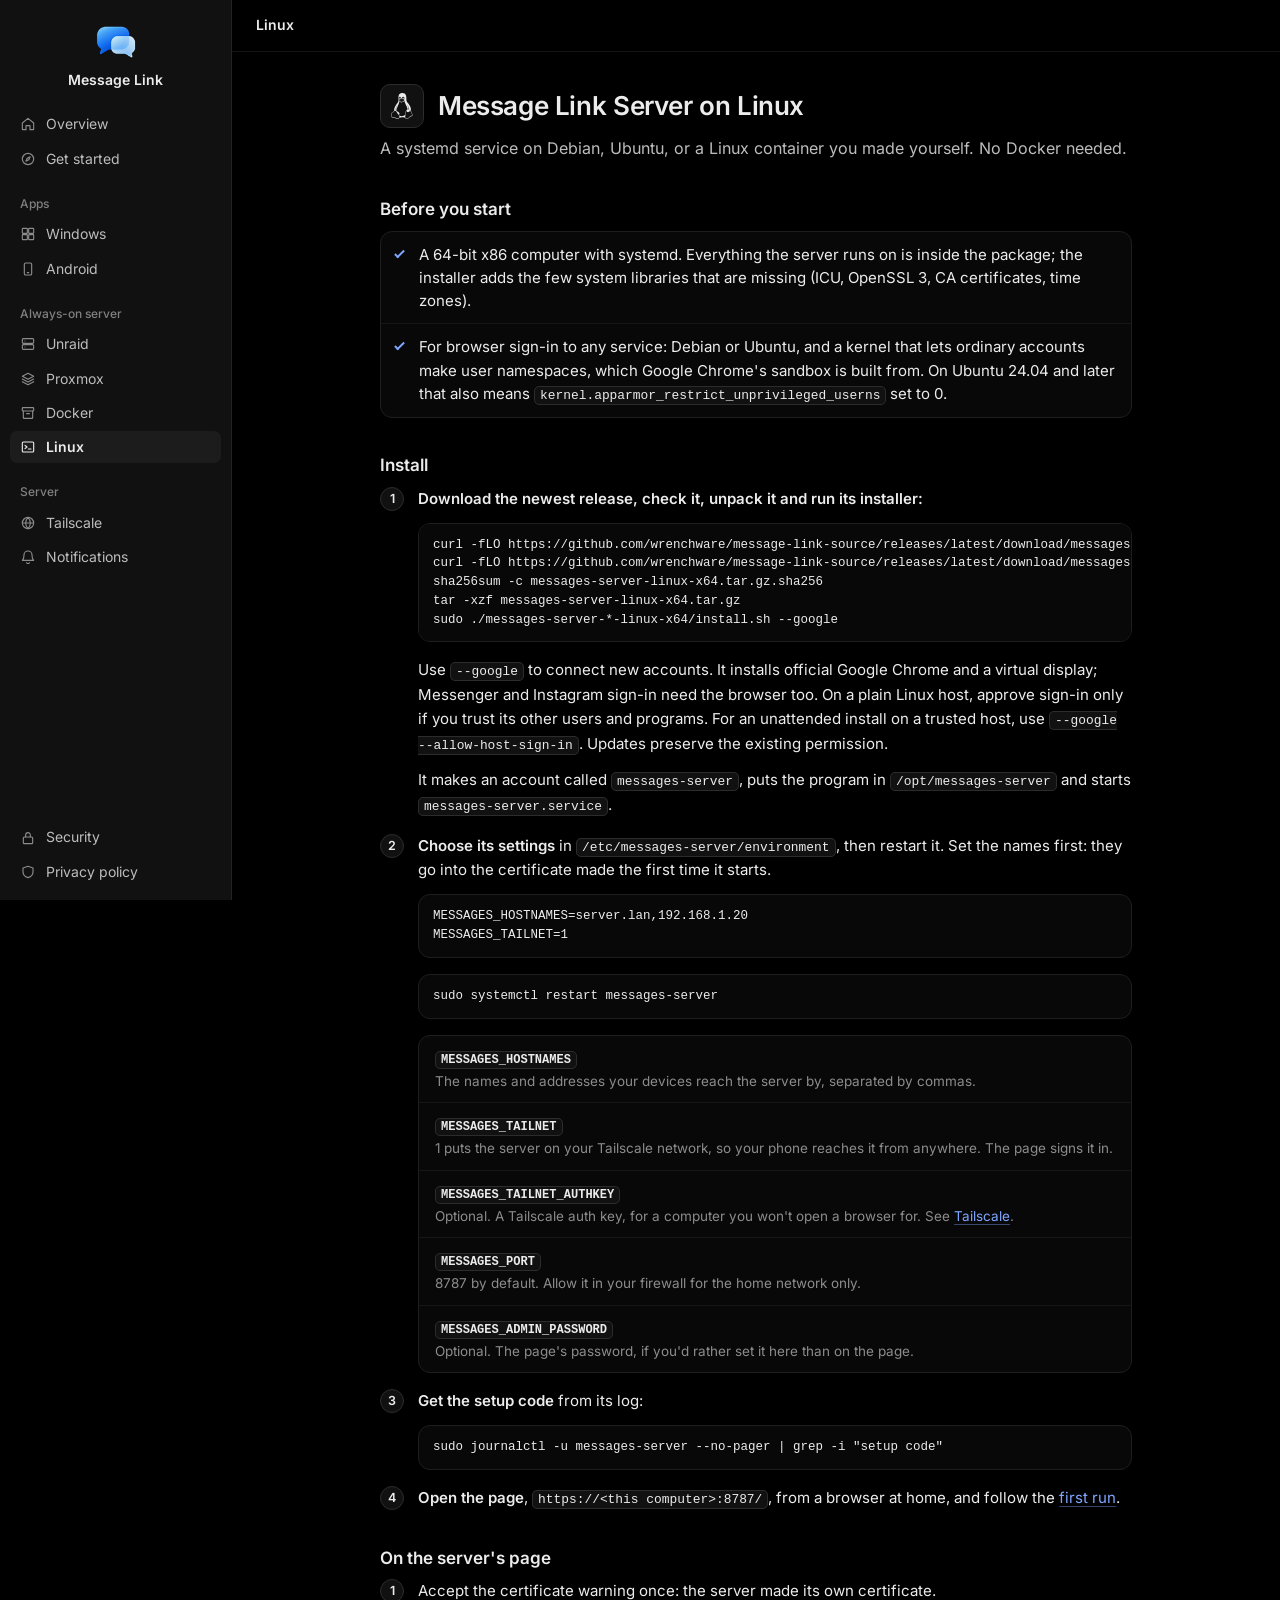
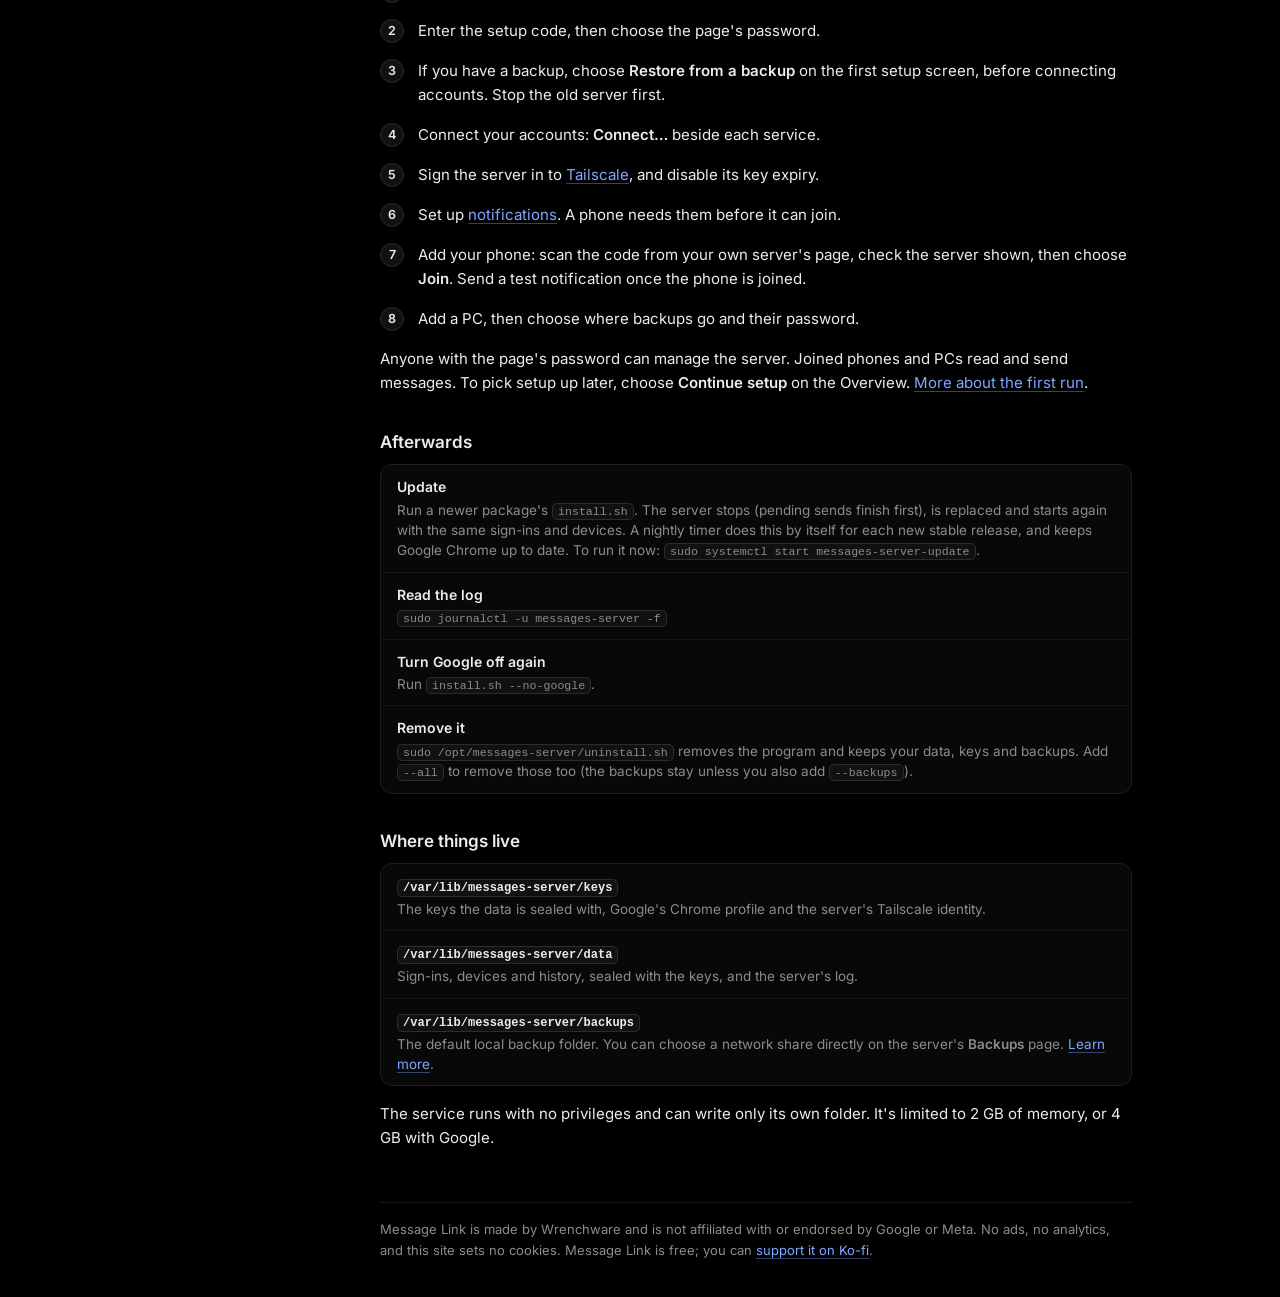
<file: linux/index.html>
<!doctype html>
<html lang="en">
<head>
<meta charset="utf-8">
<meta name="viewport" content="width=device-width, initial-scale=1">
<title>Linux · Message Link</title>
<meta name="description" content="Run Message Link Server as a systemd service on Debian, Ubuntu or a Linux container of your own, without Docker.">
<link rel="icon" href="../assets/icon-32.png" sizes="32x32" type="image/png">
<link rel="apple-touch-icon" href="../assets/icon-192.png">
<link rel="stylesheet" href="../assets/site.css">
</head>
<body>
<aside class="side">
  <a class="brand" href="../"><img src="../assets/icon-64.png" alt="" width="40" height="40">Message Link</a>
  <nav aria-label="Site">
    <a href="../"><svg viewBox="0 0 24 24" width="16" height="16" fill="none" stroke="currentColor" stroke-width="1.7" stroke-linecap="round" stroke-linejoin="round" aria-hidden="true"><path d="M3.5 10.5 12 3.5l8.5 7V20a.5.5 0 0 1-.5.5h-5v-6h-6v6H4a.5.5 0 0 1-.5-.5z"/></svg><span>Overview</span></a>
    <a href="../setup/"><svg viewBox="0 0 24 24" width="16" height="16" fill="none" stroke="currentColor" stroke-width="1.7" stroke-linecap="round" stroke-linejoin="round" aria-hidden="true"><circle cx="12" cy="12" r="8.5"/><path d="m15.2 8.8-2 4.4-4.4 2 2-4.4z"/></svg><span>Get started</span></a>
    <p class="grp">Apps</p>
    <a href="../windows/"><svg viewBox="0 0 24 24" width="16" height="16" fill="none" stroke="currentColor" stroke-width="1.7" stroke-linecap="round" stroke-linejoin="round" aria-hidden="true"><rect x="3.5" y="3.5" width="7.5" height="7.5" rx="1"/><rect x="13" y="3.5" width="7.5" height="7.5" rx="1"/><rect x="3.5" y="13" width="7.5" height="7.5" rx="1"/><rect x="13" y="13" width="7.5" height="7.5" rx="1"/></svg><span>Windows</span></a>
    <a href="../android/"><svg viewBox="0 0 24 24" width="16" height="16" fill="none" stroke="currentColor" stroke-width="1.7" stroke-linecap="round" stroke-linejoin="round" aria-hidden="true"><rect x="6.5" y="3" width="11" height="18" rx="2"/><path d="M11 17.5h2"/></svg><span>Android</span></a>
    <p class="grp">Always-on server</p>
    <a href="../unraid/"><svg viewBox="0 0 24 24" width="16" height="16" fill="none" stroke="currentColor" stroke-width="1.7" stroke-linecap="round" stroke-linejoin="round" aria-hidden="true"><rect x="3.5" y="4" width="17" height="7" rx="1.5"/><rect x="3.5" y="13" width="17" height="7" rx="1.5"/><path d="M7.5 7.5h.01M7.5 16.5h.01"/></svg><span>Unraid</span></a>
    <a href="../proxmox/"><svg viewBox="0 0 24 24" width="16" height="16" fill="none" stroke="currentColor" stroke-width="1.7" stroke-linecap="round" stroke-linejoin="round" aria-hidden="true"><path d="M12 3.5 20.5 8 12 12.5 3.5 8z"/><path d="m3.5 12 8.5 4.5 8.5-4.5"/><path d="m3.5 16 8.5 4.5 8.5-4.5"/></svg><span>Proxmox</span></a>
    <a href="../docker/"><svg viewBox="0 0 24 24" width="16" height="16" fill="none" stroke="currentColor" stroke-width="1.7" stroke-linecap="round" stroke-linejoin="round" aria-hidden="true"><rect x="3.5" y="4" width="17" height="5" rx="1"/><path d="M5 9v10a1 1 0 0 0 1 1h12a1 1 0 0 0 1-1V9M10 13h4"/></svg><span>Docker</span></a>
    <a href="../linux/" class="here" aria-current="page"><svg viewBox="0 0 24 24" width="16" height="16" fill="none" stroke="currentColor" stroke-width="1.7" stroke-linecap="round" stroke-linejoin="round" aria-hidden="true"><rect x="3.5" y="4.5" width="17" height="15" rx="1.5"/><path d="m7.5 9.5 3 2.5-3 2.5M12.5 15h4"/></svg><span>Linux</span></a>
    <p class="grp">Server</p>
    <a href="../tailscale/"><svg viewBox="0 0 24 24" width="16" height="16" fill="none" stroke="currentColor" stroke-width="1.7" stroke-linecap="round" stroke-linejoin="round" aria-hidden="true"><circle cx="12" cy="12" r="8.5"/><path d="M3.5 12h17M12 3.5c2.3 2.4 3.5 5.3 3.5 8.5s-1.2 6.1-3.5 8.5c-2.3-2.4-3.5-5.3-3.5-8.5S9.7 5.9 12 3.5z"/></svg><span>Tailscale</span></a>
    <a href="../firebase/"><svg viewBox="0 0 24 24" width="16" height="16" fill="none" stroke="currentColor" stroke-width="1.7" stroke-linecap="round" stroke-linejoin="round" aria-hidden="true"><path d="M6 9a6 6 0 0 1 12 0c0 6 2.5 8 2.5 8h-17S6 15 6 9"/><path d="M10 20.5a2.2 2.2 0 0 0 4 0"/></svg><span>Notifications</span></a>
    <a class="end" href="../security/"><svg viewBox="0 0 24 24" width="16" height="16" fill="none" stroke="currentColor" stroke-width="1.7" stroke-linecap="round" stroke-linejoin="round" aria-hidden="true"><rect x="5" y="10.5" width="14" height="10" rx="1.5"/><path d="M8.5 10.5V7.5a3.5 3.5 0 0 1 7 0v3"/></svg><span>Security</span></a>
    <a href="../privacy/"><svg viewBox="0 0 24 24" width="16" height="16" fill="none" stroke="currentColor" stroke-width="1.7" stroke-linecap="round" stroke-linejoin="round" aria-hidden="true"><path d="M12 3.5 19.5 6v5.5c0 4.5-3.2 7.7-7.5 9-4.3-1.3-7.5-4.5-7.5-9V6z"/></svg><span>Privacy policy</span></a>
  </nav>
</aside>

<div class="pane">
<header class="top"><p><span class="here">Linux</span></p></header>

<main>
  <h1 class="with-logo"><span class="logo"><img src="../assets/logos/linux.svg" alt="" width="26" height="26"></span>Message Link Server on Linux</h1>
  <p class="lead">A systemd service on Debian, Ubuntu, or a Linux container you made yourself. No Docker needed.</p>

  <h2>Before you start</h2>
  <ul class="box checks">
    <li>A 64-bit x86 computer with systemd. Everything the server runs on is inside the package; the installer adds the few system libraries that are missing (ICU, OpenSSL 3, CA certificates, time zones).</li>
    <li>For browser sign-in to any service: Debian or Ubuntu, and a kernel that lets ordinary accounts make user namespaces, which Google Chrome's sandbox is built from. On Ubuntu 24.04 and later that also means <code>kernel.apparmor_restrict_unprivileged_userns</code> set to 0.</li>
  </ul>

  <h2>Install</h2>
  <ol class="steps">
    <li>
      <p><strong>Download the newest release, check it, unpack it and run its installer:</strong></p>
<pre><code>curl -fLO https://github.com/wrenchware/message-link-source/releases/latest/download/messages-server-linux-x64.tar.gz
curl -fLO https://github.com/wrenchware/message-link-source/releases/latest/download/messages-server-linux-x64.tar.gz.sha256
sha256sum -c messages-server-linux-x64.tar.gz.sha256
tar -xzf messages-server-linux-x64.tar.gz
sudo ./messages-server-*-linux-x64/install.sh --google</code></pre>
      <p>Use <code>--google</code> to connect new accounts. It installs official Google Chrome and a virtual display; Messenger and Instagram sign-in need the browser too. On a plain Linux host, approve sign-in only if you trust its other users and programs. For an unattended install on a trusted host, use <code>--google --allow-host-sign-in</code>. Updates preserve the existing permission.</p>
      <p>It makes an account called <code>messages-server</code>, puts the program in <code>/opt/messages-server</code> and starts <code>messages-server.service</code>.</p>
    </li>
    <li>
      <p><strong>Choose its settings</strong> in <code>/etc/messages-server/environment</code>, then restart it. Set the names first: they go into the certificate made the first time it starts.</p>
<pre><code>MESSAGES_HOSTNAMES=server.lan,192.168.1.20
MESSAGES_TAILNET=1</code></pre>
<pre><code>sudo systemctl restart messages-server</code></pre>
      <dl class="fields">
        <div><dt><code>MESSAGES_HOSTNAMES</code></dt><dd>The names and addresses your devices reach the server by, separated by commas.</dd></div>
        <div><dt><code>MESSAGES_TAILNET</code></dt><dd>1 puts the server on your Tailscale network, so your phone reaches it from anywhere. The page signs it in.</dd></div>
        <div><dt><code>MESSAGES_TAILNET_AUTHKEY</code></dt><dd>Optional. A Tailscale auth key, for a computer you won't open a browser for. See <a href="../tailscale/#auth-key">Tailscale</a>.</dd></div>
        <div><dt><code>MESSAGES_PORT</code></dt><dd>8787 by default. Allow it in your firewall for the home network only.</dd></div>
        <div><dt><code>MESSAGES_ADMIN_PASSWORD</code></dt><dd>Optional. The page's password, if you'd rather set it here than on the page.</dd></div>
      </dl>
    </li>
    <li>
      <p><strong>Get the setup code</strong> from its log:</p>
<pre><code>sudo journalctl -u messages-server --no-pager | grep -i "setup code"</code></pre>
    </li>
    <li><p><strong>Open the page</strong>, <code>https://&lt;this computer&gt;:8787/</code>, from a browser at home, and follow the <a href="#first-run">first run</a>.</p></li>
  </ol>

  <h2 id="first-run">On the server's page</h2>
  <ol class="steps">
    <li>Accept the certificate warning once: the server made its own certificate.</li>
    <li>Enter the setup code, then choose the page's password.</li>
    <li>If you have a backup, choose <strong>Restore from a backup</strong> on the first setup screen, before connecting accounts. Stop the old server first.</li>
    <li>Connect your accounts: <strong>Connect…</strong> beside each service.</li>
    <li>Sign the server in to <a href="../tailscale/">Tailscale</a>, and disable its key expiry.</li>
    <li>Set up <a href="../firebase/">notifications</a>. A phone needs them before it can join.</li>
    <li>Add your phone: scan the code from your own server's page, check the server shown, then choose <strong>Join</strong>. Send a test notification once the phone is joined.</li>
    <li>Add a PC, then choose where backups go and their password.</li>
  </ol>
  <p>Anyone with the page's password can manage the server. Joined phones and PCs read and send messages. To pick setup up later, choose <strong>Continue setup</strong> on the Overview. <a href="../setup/#first-run">More about the first run</a>.</p>

  <h2>Afterwards</h2>
  <dl class="fields">
    <div><dt>Update</dt><dd>Run a newer package's <code>install.sh</code>. The server stops (pending sends finish first), is replaced and starts again with the same sign-ins and devices. A nightly timer does this by itself for each new stable release, and keeps Google Chrome up to date. To run it now: <code>sudo systemctl start messages-server-update</code>.</dd></div>
    <div><dt>Read the log</dt><dd><code>sudo journalctl -u messages-server -f</code></dd></div>
    <div><dt>Turn Google off again</dt><dd>Run <code>install.sh --no-google</code>.</dd></div>
    <div><dt>Remove it</dt><dd><code>sudo /opt/messages-server/uninstall.sh</code> removes the program and keeps your data, keys and backups. Add <code>--all</code> to remove those too (the backups stay unless you also add <code>--backups</code>).</dd></div>
  </dl>

  <h2>Where things live</h2>
  <dl class="fields">
    <div><dt><code>/var/lib/messages-server/keys</code></dt><dd>The keys the data is sealed with, Google's Chrome profile and the server's Tailscale identity.</dd></div>
    <div><dt><code>/var/lib/messages-server/data</code></dt><dd>Sign-ins, devices and history, sealed with the keys, and the server's log.</dd></div>
    <div><dt><code>/var/lib/messages-server/backups</code></dt><dd>The default local backup folder. You can choose a network share directly on the server's <strong>Backups</strong> page. <a href="../setup/#backups">Learn more</a>.</dd></div>
  </dl>
  <p>The service runs with no privileges and can write only its own folder. It's limited to 2 GB of memory, or 4 GB with Google.</p>
</main>

<footer>
  <p>Message Link is made by Wrenchware and is not affiliated with or endorsed by Google or Meta. No ads, no analytics, and this site sets no cookies. Message Link is free; you can <a href="https://ko-fi.com/wrenchware">support it on Ko-fi</a>.</p>
</footer>
</div>
</body>
</html>
</file>
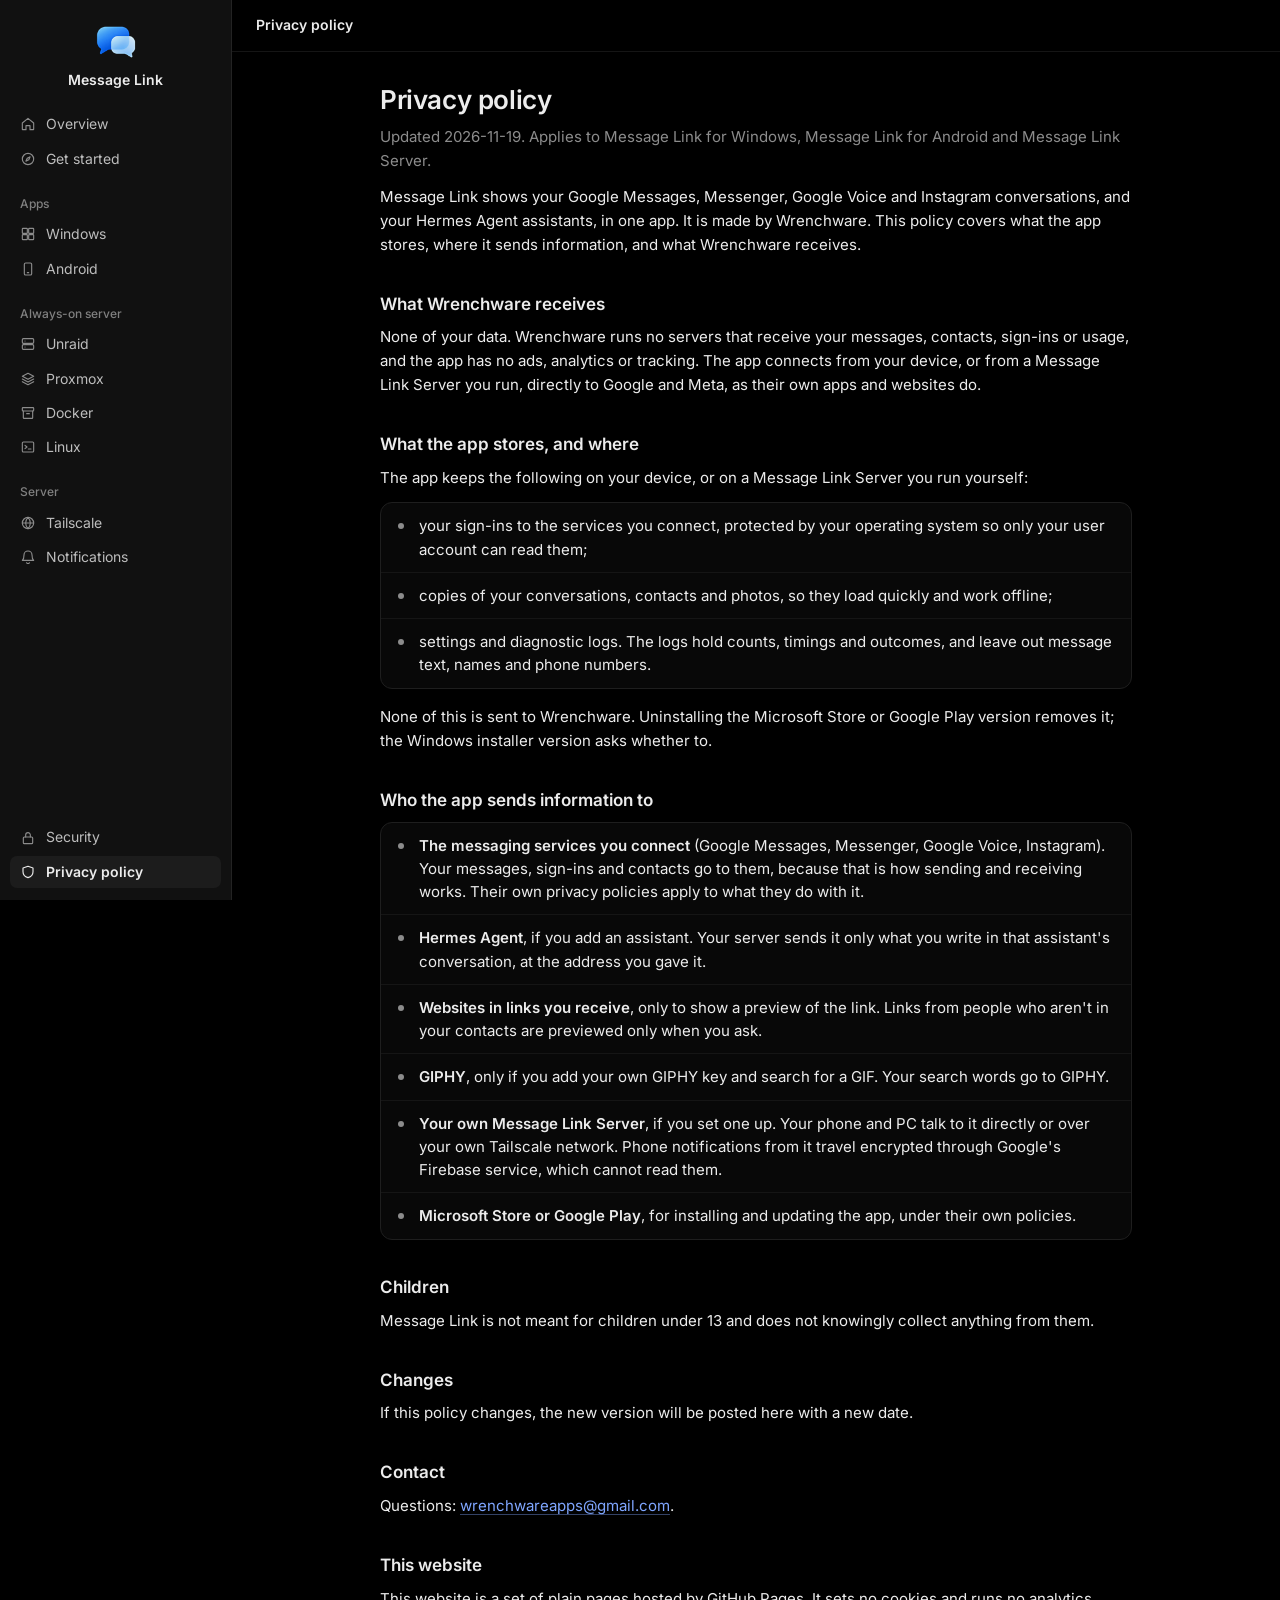
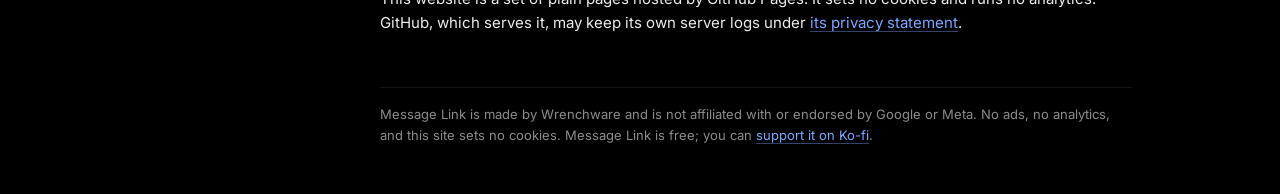
<file: privacy/index.html>
<!doctype html>
<html lang="en">
<head>
<meta charset="utf-8">
<meta name="viewport" content="width=device-width, initial-scale=1">
<title>Privacy policy · Message Link</title>
<meta name="description" content="Privacy policy for Message Link for Windows, Message Link for Android and Message Link Server. Wrenchware collects none of your data.">
<link rel="icon" href="../assets/icon-32.png" sizes="32x32" type="image/png">
<link rel="apple-touch-icon" href="../assets/icon-192.png">
<link rel="stylesheet" href="../assets/site.css">
</head>
<body>
<aside class="side">
  <a class="brand" href="../"><img src="../assets/icon-64.png" alt="" width="40" height="40">Message Link</a>
  <nav aria-label="Site">
    <a href="../"><svg viewBox="0 0 24 24" width="16" height="16" fill="none" stroke="currentColor" stroke-width="1.7" stroke-linecap="round" stroke-linejoin="round" aria-hidden="true"><path d="M3.5 10.5 12 3.5l8.5 7V20a.5.5 0 0 1-.5.5h-5v-6h-6v6H4a.5.5 0 0 1-.5-.5z"/></svg><span>Overview</span></a>
    <a href="../setup/"><svg viewBox="0 0 24 24" width="16" height="16" fill="none" stroke="currentColor" stroke-width="1.7" stroke-linecap="round" stroke-linejoin="round" aria-hidden="true"><circle cx="12" cy="12" r="8.5"/><path d="m15.2 8.8-2 4.4-4.4 2 2-4.4z"/></svg><span>Get started</span></a>
    <p class="grp">Apps</p>
    <a href="../windows/"><svg viewBox="0 0 24 24" width="16" height="16" fill="none" stroke="currentColor" stroke-width="1.7" stroke-linecap="round" stroke-linejoin="round" aria-hidden="true"><rect x="3.5" y="3.5" width="7.5" height="7.5" rx="1"/><rect x="13" y="3.5" width="7.5" height="7.5" rx="1"/><rect x="3.5" y="13" width="7.5" height="7.5" rx="1"/><rect x="13" y="13" width="7.5" height="7.5" rx="1"/></svg><span>Windows</span></a>
    <a href="../android/"><svg viewBox="0 0 24 24" width="16" height="16" fill="none" stroke="currentColor" stroke-width="1.7" stroke-linecap="round" stroke-linejoin="round" aria-hidden="true"><rect x="6.5" y="3" width="11" height="18" rx="2"/><path d="M11 17.5h2"/></svg><span>Android</span></a>
    <p class="grp">Always-on server</p>
    <a href="../unraid/"><svg viewBox="0 0 24 24" width="16" height="16" fill="none" stroke="currentColor" stroke-width="1.7" stroke-linecap="round" stroke-linejoin="round" aria-hidden="true"><rect x="3.5" y="4" width="17" height="7" rx="1.5"/><rect x="3.5" y="13" width="17" height="7" rx="1.5"/><path d="M7.5 7.5h.01M7.5 16.5h.01"/></svg><span>Unraid</span></a>
    <a href="../proxmox/"><svg viewBox="0 0 24 24" width="16" height="16" fill="none" stroke="currentColor" stroke-width="1.7" stroke-linecap="round" stroke-linejoin="round" aria-hidden="true"><path d="M12 3.5 20.5 8 12 12.5 3.5 8z"/><path d="m3.5 12 8.5 4.5 8.5-4.5"/><path d="m3.5 16 8.5 4.5 8.5-4.5"/></svg><span>Proxmox</span></a>
    <a href="../docker/"><svg viewBox="0 0 24 24" width="16" height="16" fill="none" stroke="currentColor" stroke-width="1.7" stroke-linecap="round" stroke-linejoin="round" aria-hidden="true"><rect x="3.5" y="4" width="17" height="5" rx="1"/><path d="M5 9v10a1 1 0 0 0 1 1h12a1 1 0 0 0 1-1V9M10 13h4"/></svg><span>Docker</span></a>
    <a href="../linux/"><svg viewBox="0 0 24 24" width="16" height="16" fill="none" stroke="currentColor" stroke-width="1.7" stroke-linecap="round" stroke-linejoin="round" aria-hidden="true"><rect x="3.5" y="4.5" width="17" height="15" rx="1.5"/><path d="m7.5 9.5 3 2.5-3 2.5M12.5 15h4"/></svg><span>Linux</span></a>
    <p class="grp">Server</p>
    <a href="../tailscale/"><svg viewBox="0 0 24 24" width="16" height="16" fill="none" stroke="currentColor" stroke-width="1.7" stroke-linecap="round" stroke-linejoin="round" aria-hidden="true"><circle cx="12" cy="12" r="8.5"/><path d="M3.5 12h17M12 3.5c2.3 2.4 3.5 5.3 3.5 8.5s-1.2 6.1-3.5 8.5c-2.3-2.4-3.5-5.3-3.5-8.5S9.7 5.9 12 3.5z"/></svg><span>Tailscale</span></a>
    <a href="../firebase/"><svg viewBox="0 0 24 24" width="16" height="16" fill="none" stroke="currentColor" stroke-width="1.7" stroke-linecap="round" stroke-linejoin="round" aria-hidden="true"><path d="M6 9a6 6 0 0 1 12 0c0 6 2.5 8 2.5 8h-17S6 15 6 9"/><path d="M10 20.5a2.2 2.2 0 0 0 4 0"/></svg><span>Notifications</span></a>
    <a class="end" href="../security/"><svg viewBox="0 0 24 24" width="16" height="16" fill="none" stroke="currentColor" stroke-width="1.7" stroke-linecap="round" stroke-linejoin="round" aria-hidden="true"><rect x="5" y="10.5" width="14" height="10" rx="1.5"/><path d="M8.5 10.5V7.5a3.5 3.5 0 0 1 7 0v3"/></svg><span>Security</span></a>
    <a href="../privacy/" class="here" aria-current="page"><svg viewBox="0 0 24 24" width="16" height="16" fill="none" stroke="currentColor" stroke-width="1.7" stroke-linecap="round" stroke-linejoin="round" aria-hidden="true"><path d="M12 3.5 19.5 6v5.5c0 4.5-3.2 7.7-7.5 9-4.3-1.3-7.5-4.5-7.5-9V6z"/></svg><span>Privacy policy</span></a>
  </nav>
</aside>

<div class="pane">
<header class="top"><p><span class="here">Privacy policy</span></p></header>

<main>
  <h1>Privacy policy</h1>
  <p class="quiet">Updated 2026-11-19. Applies to Message Link for Windows, Message Link for Android and Message Link Server.</p>

  <p>Message Link shows your Google Messages, Messenger, Google Voice and Instagram conversations, and your Hermes Agent assistants, in one app. It is made by Wrenchware. This policy covers what the app stores, where it sends information, and what Wrenchware receives.</p>

  <h2>What Wrenchware receives</h2>
  <p>None of your data. Wrenchware runs no servers that receive your messages, contacts, sign-ins or usage, and the app has no ads, analytics or tracking. The app connects from your device, or from a Message Link Server you run, directly to Google and Meta, as their own apps and websites do.</p>

  <h2>What the app stores, and where</h2>
  <p>The app keeps the following on your device, or on a Message Link Server you run yourself:</p>
  <ul class="box">
    <li>your sign-ins to the services you connect, protected by your operating system so only your user account can read them;</li>
    <li>copies of your conversations, contacts and photos, so they load quickly and work offline;</li>
    <li>settings and diagnostic logs. The logs hold counts, timings and outcomes, and leave out message text, names and phone numbers.</li>
  </ul>
  <p>None of this is sent to Wrenchware. Uninstalling the Microsoft Store or Google Play version removes it; the Windows installer version asks whether to.</p>

  <h2>Who the app sends information to</h2>
  <ul class="box">
    <li><strong>The messaging services you connect</strong> (Google Messages, Messenger, Google Voice, Instagram). Your messages, sign-ins and contacts go to them, because that is how sending and receiving works. Their own privacy policies apply to what they do with it.</li>
    <li><strong>Hermes Agent</strong>, if you add an assistant. Your server sends it only what you write in that assistant's conversation, at the address you gave it.</li>
    <li><strong>Websites in links you receive</strong>, only to show a preview of the link. Links from people who aren't in your contacts are previewed only when you ask.</li>
    <li><strong>GIPHY</strong>, only if you add your own GIPHY key and search for a GIF. Your search words go to GIPHY.</li>
    <li><strong>Your own Message Link Server</strong>, if you set one up. Your phone and PC talk to it directly or over your own Tailscale network. Phone notifications from it travel encrypted through Google's Firebase service, which cannot read them.</li>
    <li><strong>Microsoft Store or Google Play</strong>, for installing and updating the app, under their own policies.</li>
  </ul>

  <h2>Children</h2>
  <p>Message Link is not meant for children under 13 and does not knowingly collect anything from them.</p>

  <h2>Changes</h2>
  <p>If this policy changes, the new version will be posted here with a new date.</p>

  <h2>Contact</h2>
  <p>Questions: <a href="mailto:wrenchwareapps@gmail.com">wrenchwareapps@gmail.com</a>.</p>

  <h2>This website</h2>
  <p>This website is a set of plain pages hosted by GitHub Pages. It sets no cookies and runs no analytics. GitHub, which serves it, may keep its own server logs under <a href="https://docs.github.com/en/site-policy/privacy-policies/github-general-privacy-statement" rel="noopener">its privacy statement</a>.</p>
</main>

<footer>
  <p>Message Link is made by Wrenchware and is not affiliated with or endorsed by Google or Meta. No ads, no analytics, and this site sets no cookies. Message Link is free; you can <a href="https://ko-fi.com/wrenchware">support it on Ko-fi</a>.</p>
</footer>
</div>
</body>
</html>
</file>
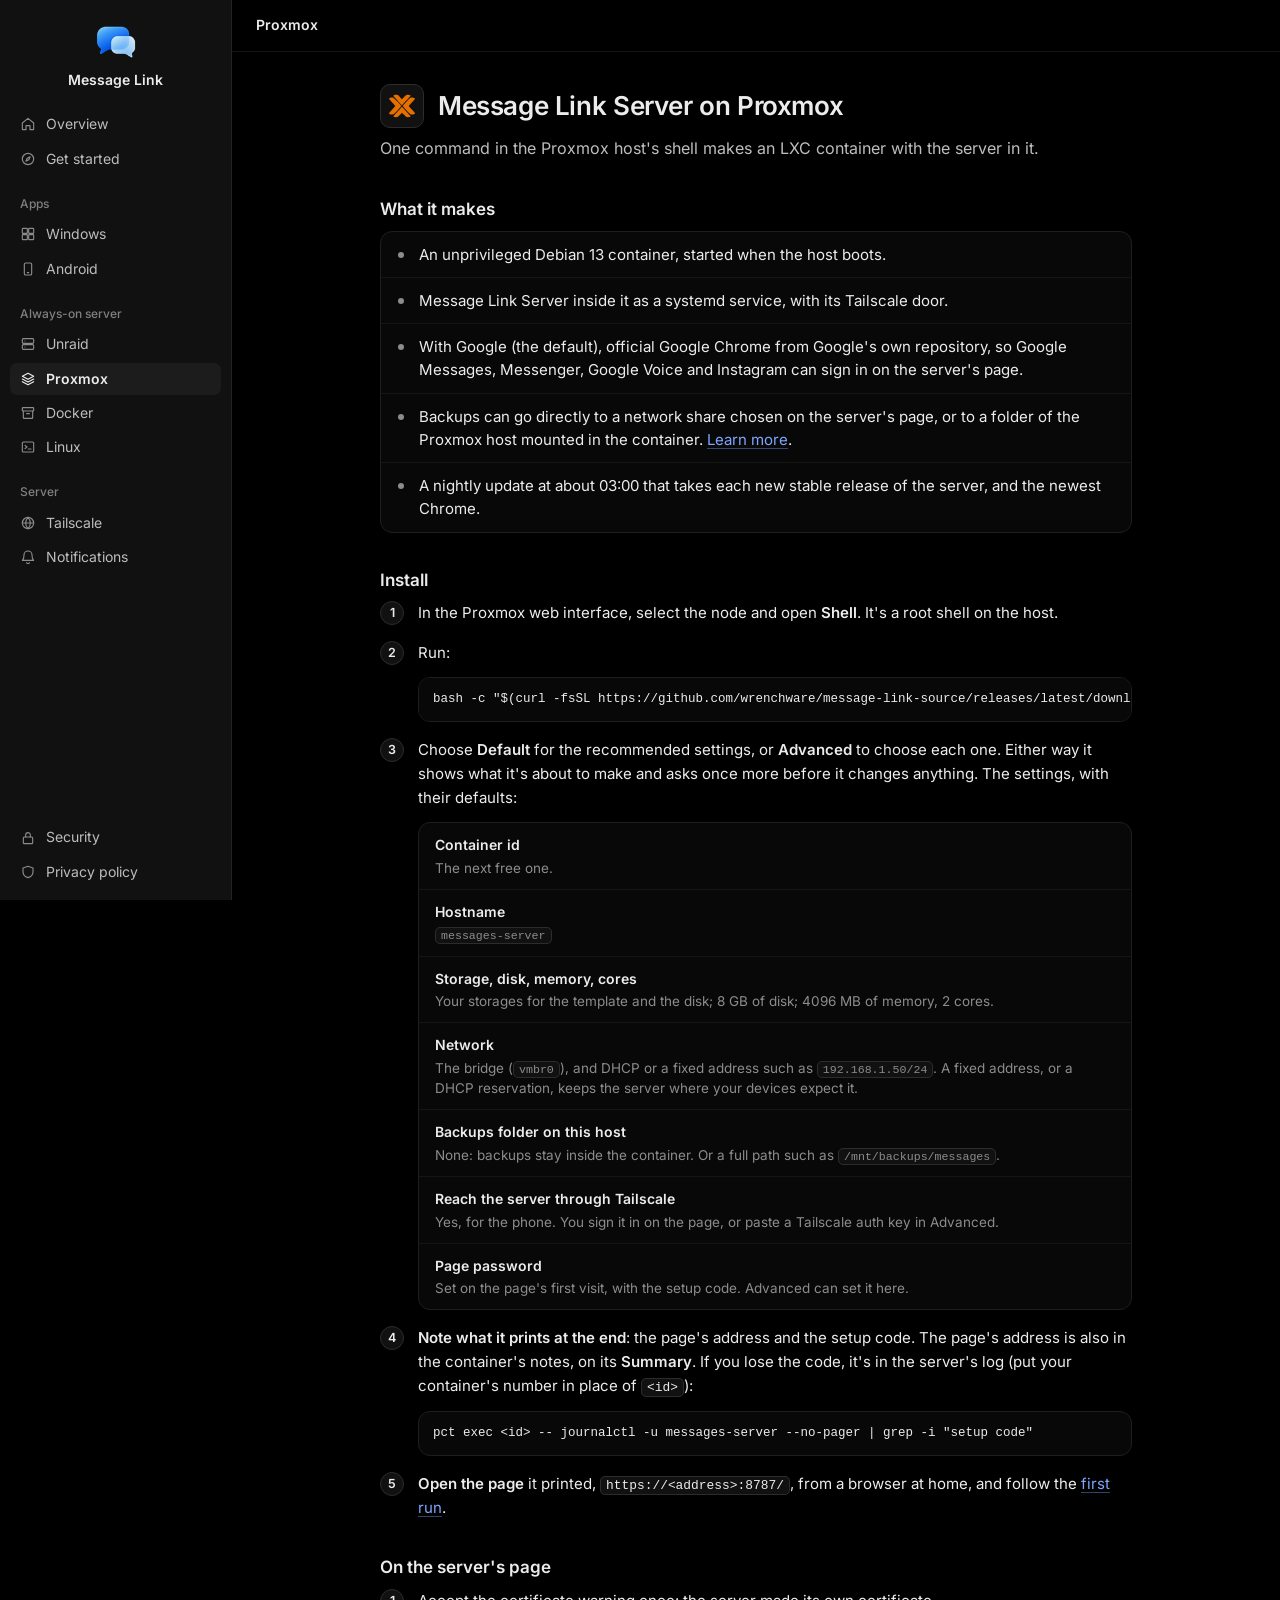
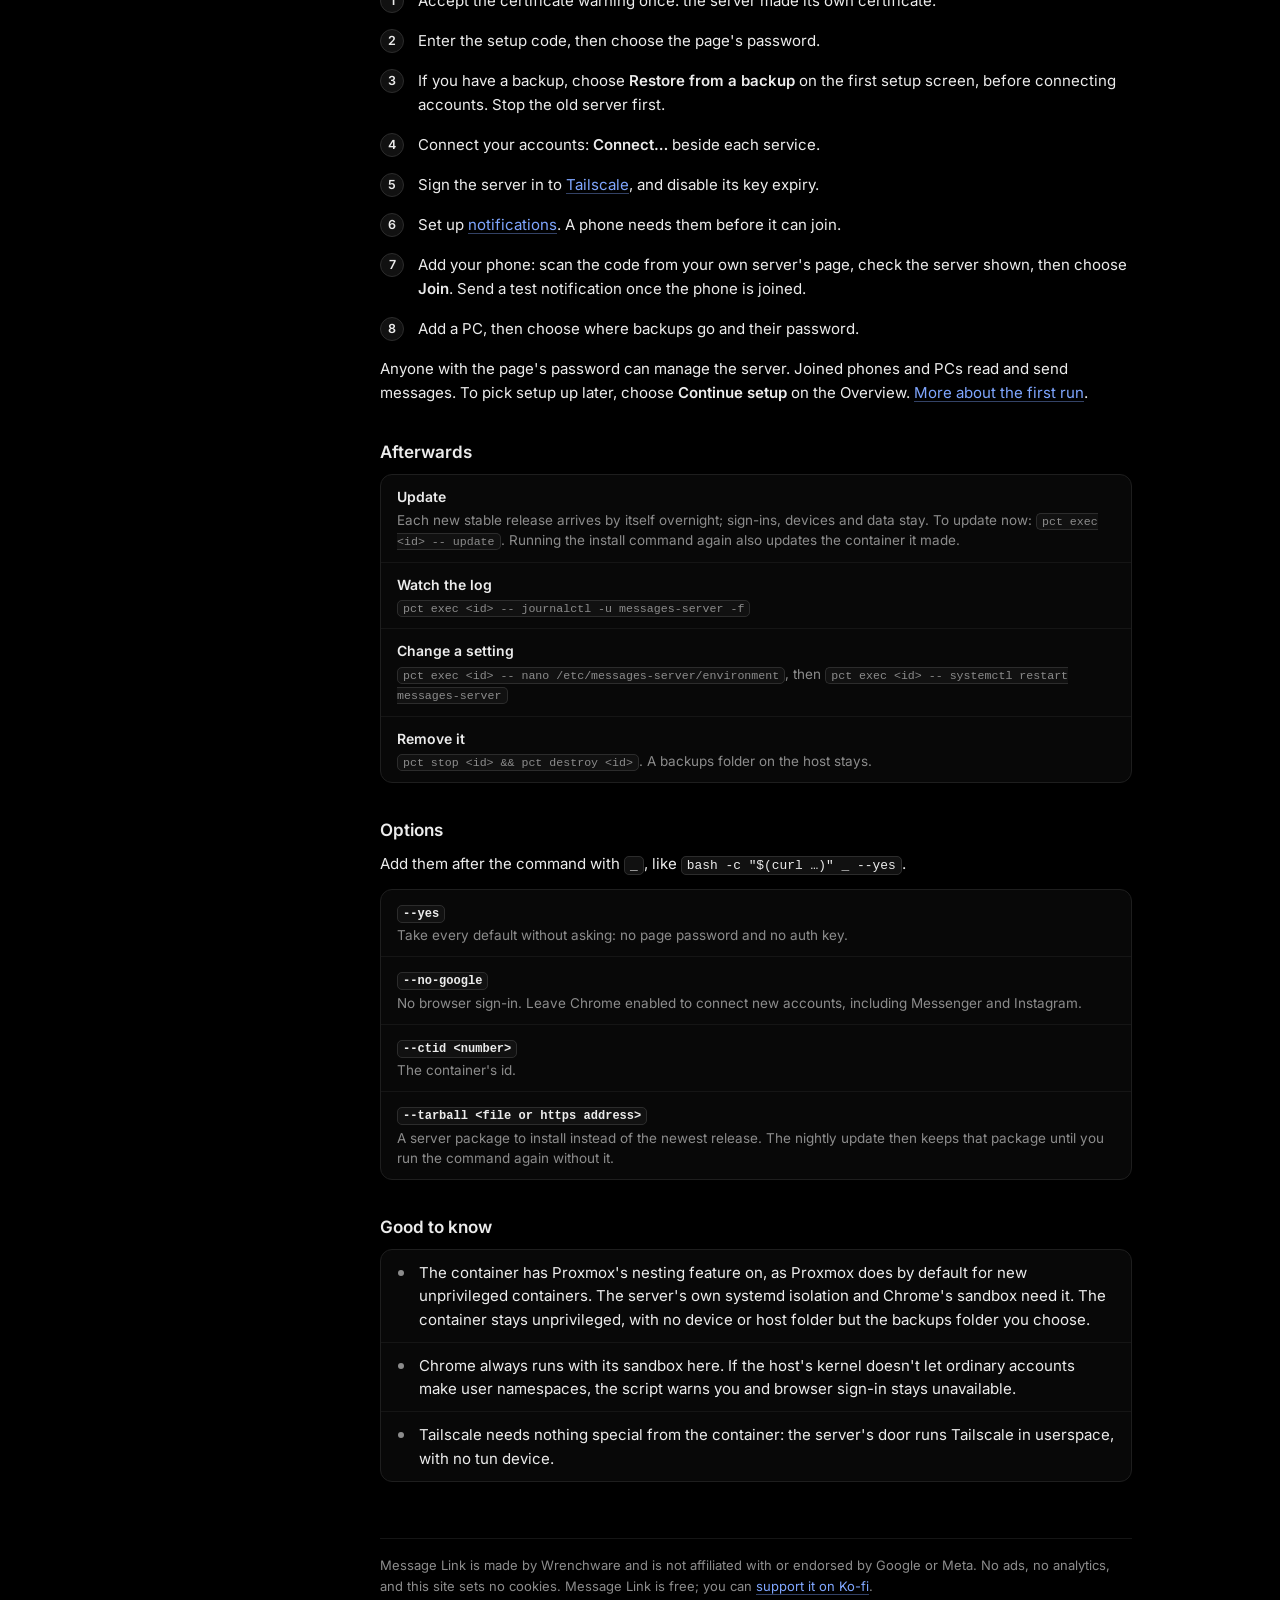
<file: proxmox/index.html>
<!doctype html>
<html lang="en">
<head>
<meta charset="utf-8">
<meta name="viewport" content="width=device-width, initial-scale=1">
<title>Proxmox · Message Link</title>
<meta name="description" content="Run Message Link Server in its own LXC container on Proxmox VE, made by one command in the host's shell.">
<link rel="icon" href="../assets/icon-32.png" sizes="32x32" type="image/png">
<link rel="apple-touch-icon" href="../assets/icon-192.png">
<link rel="stylesheet" href="../assets/site.css">
</head>
<body>
<aside class="side">
  <a class="brand" href="../"><img src="../assets/icon-64.png" alt="" width="40" height="40">Message Link</a>
  <nav aria-label="Site">
    <a href="../"><svg viewBox="0 0 24 24" width="16" height="16" fill="none" stroke="currentColor" stroke-width="1.7" stroke-linecap="round" stroke-linejoin="round" aria-hidden="true"><path d="M3.5 10.5 12 3.5l8.5 7V20a.5.5 0 0 1-.5.5h-5v-6h-6v6H4a.5.5 0 0 1-.5-.5z"/></svg><span>Overview</span></a>
    <a href="../setup/"><svg viewBox="0 0 24 24" width="16" height="16" fill="none" stroke="currentColor" stroke-width="1.7" stroke-linecap="round" stroke-linejoin="round" aria-hidden="true"><circle cx="12" cy="12" r="8.5"/><path d="m15.2 8.8-2 4.4-4.4 2 2-4.4z"/></svg><span>Get started</span></a>
    <p class="grp">Apps</p>
    <a href="../windows/"><svg viewBox="0 0 24 24" width="16" height="16" fill="none" stroke="currentColor" stroke-width="1.7" stroke-linecap="round" stroke-linejoin="round" aria-hidden="true"><rect x="3.5" y="3.5" width="7.5" height="7.5" rx="1"/><rect x="13" y="3.5" width="7.5" height="7.5" rx="1"/><rect x="3.5" y="13" width="7.5" height="7.5" rx="1"/><rect x="13" y="13" width="7.5" height="7.5" rx="1"/></svg><span>Windows</span></a>
    <a href="../android/"><svg viewBox="0 0 24 24" width="16" height="16" fill="none" stroke="currentColor" stroke-width="1.7" stroke-linecap="round" stroke-linejoin="round" aria-hidden="true"><rect x="6.5" y="3" width="11" height="18" rx="2"/><path d="M11 17.5h2"/></svg><span>Android</span></a>
    <p class="grp">Always-on server</p>
    <a href="../unraid/"><svg viewBox="0 0 24 24" width="16" height="16" fill="none" stroke="currentColor" stroke-width="1.7" stroke-linecap="round" stroke-linejoin="round" aria-hidden="true"><rect x="3.5" y="4" width="17" height="7" rx="1.5"/><rect x="3.5" y="13" width="17" height="7" rx="1.5"/><path d="M7.5 7.5h.01M7.5 16.5h.01"/></svg><span>Unraid</span></a>
    <a href="../proxmox/" class="here" aria-current="page"><svg viewBox="0 0 24 24" width="16" height="16" fill="none" stroke="currentColor" stroke-width="1.7" stroke-linecap="round" stroke-linejoin="round" aria-hidden="true"><path d="M12 3.5 20.5 8 12 12.5 3.5 8z"/><path d="m3.5 12 8.5 4.5 8.5-4.5"/><path d="m3.5 16 8.5 4.5 8.5-4.5"/></svg><span>Proxmox</span></a>
    <a href="../docker/"><svg viewBox="0 0 24 24" width="16" height="16" fill="none" stroke="currentColor" stroke-width="1.7" stroke-linecap="round" stroke-linejoin="round" aria-hidden="true"><rect x="3.5" y="4" width="17" height="5" rx="1"/><path d="M5 9v10a1 1 0 0 0 1 1h12a1 1 0 0 0 1-1V9M10 13h4"/></svg><span>Docker</span></a>
    <a href="../linux/"><svg viewBox="0 0 24 24" width="16" height="16" fill="none" stroke="currentColor" stroke-width="1.7" stroke-linecap="round" stroke-linejoin="round" aria-hidden="true"><rect x="3.5" y="4.5" width="17" height="15" rx="1.5"/><path d="m7.5 9.5 3 2.5-3 2.5M12.5 15h4"/></svg><span>Linux</span></a>
    <p class="grp">Server</p>
    <a href="../tailscale/"><svg viewBox="0 0 24 24" width="16" height="16" fill="none" stroke="currentColor" stroke-width="1.7" stroke-linecap="round" stroke-linejoin="round" aria-hidden="true"><circle cx="12" cy="12" r="8.5"/><path d="M3.5 12h17M12 3.5c2.3 2.4 3.5 5.3 3.5 8.5s-1.2 6.1-3.5 8.5c-2.3-2.4-3.5-5.3-3.5-8.5S9.7 5.9 12 3.5z"/></svg><span>Tailscale</span></a>
    <a href="../firebase/"><svg viewBox="0 0 24 24" width="16" height="16" fill="none" stroke="currentColor" stroke-width="1.7" stroke-linecap="round" stroke-linejoin="round" aria-hidden="true"><path d="M6 9a6 6 0 0 1 12 0c0 6 2.5 8 2.5 8h-17S6 15 6 9"/><path d="M10 20.5a2.2 2.2 0 0 0 4 0"/></svg><span>Notifications</span></a>
    <a class="end" href="../security/"><svg viewBox="0 0 24 24" width="16" height="16" fill="none" stroke="currentColor" stroke-width="1.7" stroke-linecap="round" stroke-linejoin="round" aria-hidden="true"><rect x="5" y="10.5" width="14" height="10" rx="1.5"/><path d="M8.5 10.5V7.5a3.5 3.5 0 0 1 7 0v3"/></svg><span>Security</span></a>
    <a href="../privacy/"><svg viewBox="0 0 24 24" width="16" height="16" fill="none" stroke="currentColor" stroke-width="1.7" stroke-linecap="round" stroke-linejoin="round" aria-hidden="true"><path d="M12 3.5 19.5 6v5.5c0 4.5-3.2 7.7-7.5 9-4.3-1.3-7.5-4.5-7.5-9V6z"/></svg><span>Privacy policy</span></a>
  </nav>
</aside>

<div class="pane">
<header class="top"><p><span class="here">Proxmox</span></p></header>

<main>
  <h1 class="with-logo"><span class="logo"><img src="../assets/logos/proxmox.svg" alt="" width="26" height="26"></span>Message Link Server on Proxmox</h1>
  <p class="lead">One command in the Proxmox host's shell makes an LXC container with the server in it.</p>

  <h2>What it makes</h2>
  <ul class="box">
    <li>An unprivileged Debian 13 container, started when the host boots.</li>
    <li>Message Link Server inside it as a systemd service, with its Tailscale door.</li>
    <li>With Google (the default), official Google Chrome from Google's own repository, so Google Messages, Messenger, Google Voice and Instagram can sign in on the server's page.</li>
    <li>Backups can go directly to a network share chosen on the server's page, or to a folder of the Proxmox host mounted in the container. <a href="../setup/#backups">Learn more</a>.</li>
    <li>A nightly update at about 03:00 that takes each new stable release of the server, and the newest Chrome.</li>
  </ul>

  <h2>Install</h2>
  <ol class="steps">
    <li><p>In the Proxmox web interface, select the node and open <strong>Shell</strong>. It's a root shell on the host.</p></li>
    <li>
      <p>Run:</p>
<pre><code>bash -c "$(curl -fsSL https://github.com/wrenchware/message-link-source/releases/latest/download/install-proxmox.sh)"</code></pre>
    </li>
    <li>
      <p>Choose <strong>Default</strong> for the recommended settings, or <strong>Advanced</strong> to choose each one. Either way it shows what it's about to make and asks once more before it changes anything. The settings, with their defaults:</p>
      <dl class="fields">
        <div><dt>Container id</dt><dd>The next free one.</dd></div>
        <div><dt>Hostname</dt><dd><code>messages-server</code></dd></div>
        <div><dt>Storage, disk, memory, cores</dt><dd>Your storages for the template and the disk; 8 GB of disk; 4096 MB of memory, 2 cores.</dd></div>
        <div><dt>Network</dt><dd>The bridge (<code>vmbr0</code>), and DHCP or a fixed address such as <code>192.168.1.50/24</code>. A fixed address, or a DHCP reservation, keeps the server where your devices expect it.</dd></div>
        <div><dt>Backups folder on this host</dt><dd>None: backups stay inside the container. Or a full path such as <code>/mnt/backups/messages</code>.</dd></div>
        <div><dt>Reach the server through Tailscale</dt><dd>Yes, for the phone. You sign it in on the page, or paste a Tailscale auth key in Advanced.</dd></div>
        <div><dt>Page password</dt><dd>Set on the page's first visit, with the setup code. Advanced can set it here.</dd></div>
      </dl>
    </li>
    <li>
      <p><strong>Note what it prints at the end</strong>: the page's address and the setup code. The page's address is also in the container's notes, on its <strong>Summary</strong>. If you lose the code, it's in the server's log (put your container's number in place of <code>&lt;id&gt;</code>):</p>
<pre><code>pct exec &lt;id&gt; -- journalctl -u messages-server --no-pager | grep -i "setup code"</code></pre>
    </li>
    <li><p><strong>Open the page</strong> it printed, <code>https://&lt;address&gt;:8787/</code>, from a browser at home, and follow the <a href="#first-run">first run</a>.</p></li>
  </ol>

  <h2 id="first-run">On the server's page</h2>
  <ol class="steps">
    <li>Accept the certificate warning once: the server made its own certificate.</li>
    <li>Enter the setup code, then choose the page's password.</li>
    <li>If you have a backup, choose <strong>Restore from a backup</strong> on the first setup screen, before connecting accounts. Stop the old server first.</li>
    <li>Connect your accounts: <strong>Connect…</strong> beside each service.</li>
    <li>Sign the server in to <a href="../tailscale/">Tailscale</a>, and disable its key expiry.</li>
    <li>Set up <a href="../firebase/">notifications</a>. A phone needs them before it can join.</li>
    <li>Add your phone: scan the code from your own server's page, check the server shown, then choose <strong>Join</strong>. Send a test notification once the phone is joined.</li>
    <li>Add a PC, then choose where backups go and their password.</li>
  </ol>
  <p>Anyone with the page's password can manage the server. Joined phones and PCs read and send messages. To pick setup up later, choose <strong>Continue setup</strong> on the Overview. <a href="../setup/#first-run">More about the first run</a>.</p>

  <h2>Afterwards</h2>
  <dl class="fields">
    <div><dt>Update</dt><dd>Each new stable release arrives by itself overnight; sign-ins, devices and data stay. To update now: <code>pct exec &lt;id&gt; -- update</code>. Running the install command again also updates the container it made.</dd></div>
    <div><dt>Watch the log</dt><dd><code>pct exec &lt;id&gt; -- journalctl -u messages-server -f</code></dd></div>
    <div><dt>Change a setting</dt><dd><code>pct exec &lt;id&gt; -- nano /etc/messages-server/environment</code>, then <code>pct exec &lt;id&gt; -- systemctl restart messages-server</code></dd></div>
    <div><dt>Remove it</dt><dd><code>pct stop &lt;id&gt; &amp;&amp; pct destroy &lt;id&gt;</code>. A backups folder on the host stays.</dd></div>
  </dl>

  <h2>Options</h2>
  <p>Add them after the command with <code>_</code>, like <code>bash -c "$(curl …)" _ --yes</code>.</p>
  <dl class="fields">
    <div><dt><code>--yes</code></dt><dd>Take every default without asking: no page password and no auth key.</dd></div>
    <div><dt><code>--no-google</code></dt><dd>No browser sign-in. Leave Chrome enabled to connect new accounts, including Messenger and Instagram.</dd></div>
    <div><dt><code>--ctid &lt;number&gt;</code></dt><dd>The container's id.</dd></div>
    <div><dt><code>--tarball &lt;file or https address&gt;</code></dt><dd>A server package to install instead of the newest release. The nightly update then keeps that package until you run the command again without it.</dd></div>
  </dl>

  <h2>Good to know</h2>
  <ul class="box">
    <li>The container has Proxmox's nesting feature on, as Proxmox does by default for new unprivileged containers. The server's own systemd isolation and Chrome's sandbox need it. The container stays unprivileged, with no device or host folder but the backups folder you choose.</li>
    <li>Chrome always runs with its sandbox here. If the host's kernel doesn't let ordinary accounts make user namespaces, the script warns you and browser sign-in stays unavailable.</li>
    <li>Tailscale needs nothing special from the container: the server's door runs Tailscale in userspace, with no tun device.</li>
  </ul>
</main>

<footer>
  <p>Message Link is made by Wrenchware and is not affiliated with or endorsed by Google or Meta. No ads, no analytics, and this site sets no cookies. Message Link is free; you can <a href="https://ko-fi.com/wrenchware">support it on Ko-fi</a>.</p>
</footer>
</div>
</body>
</html>
</file>
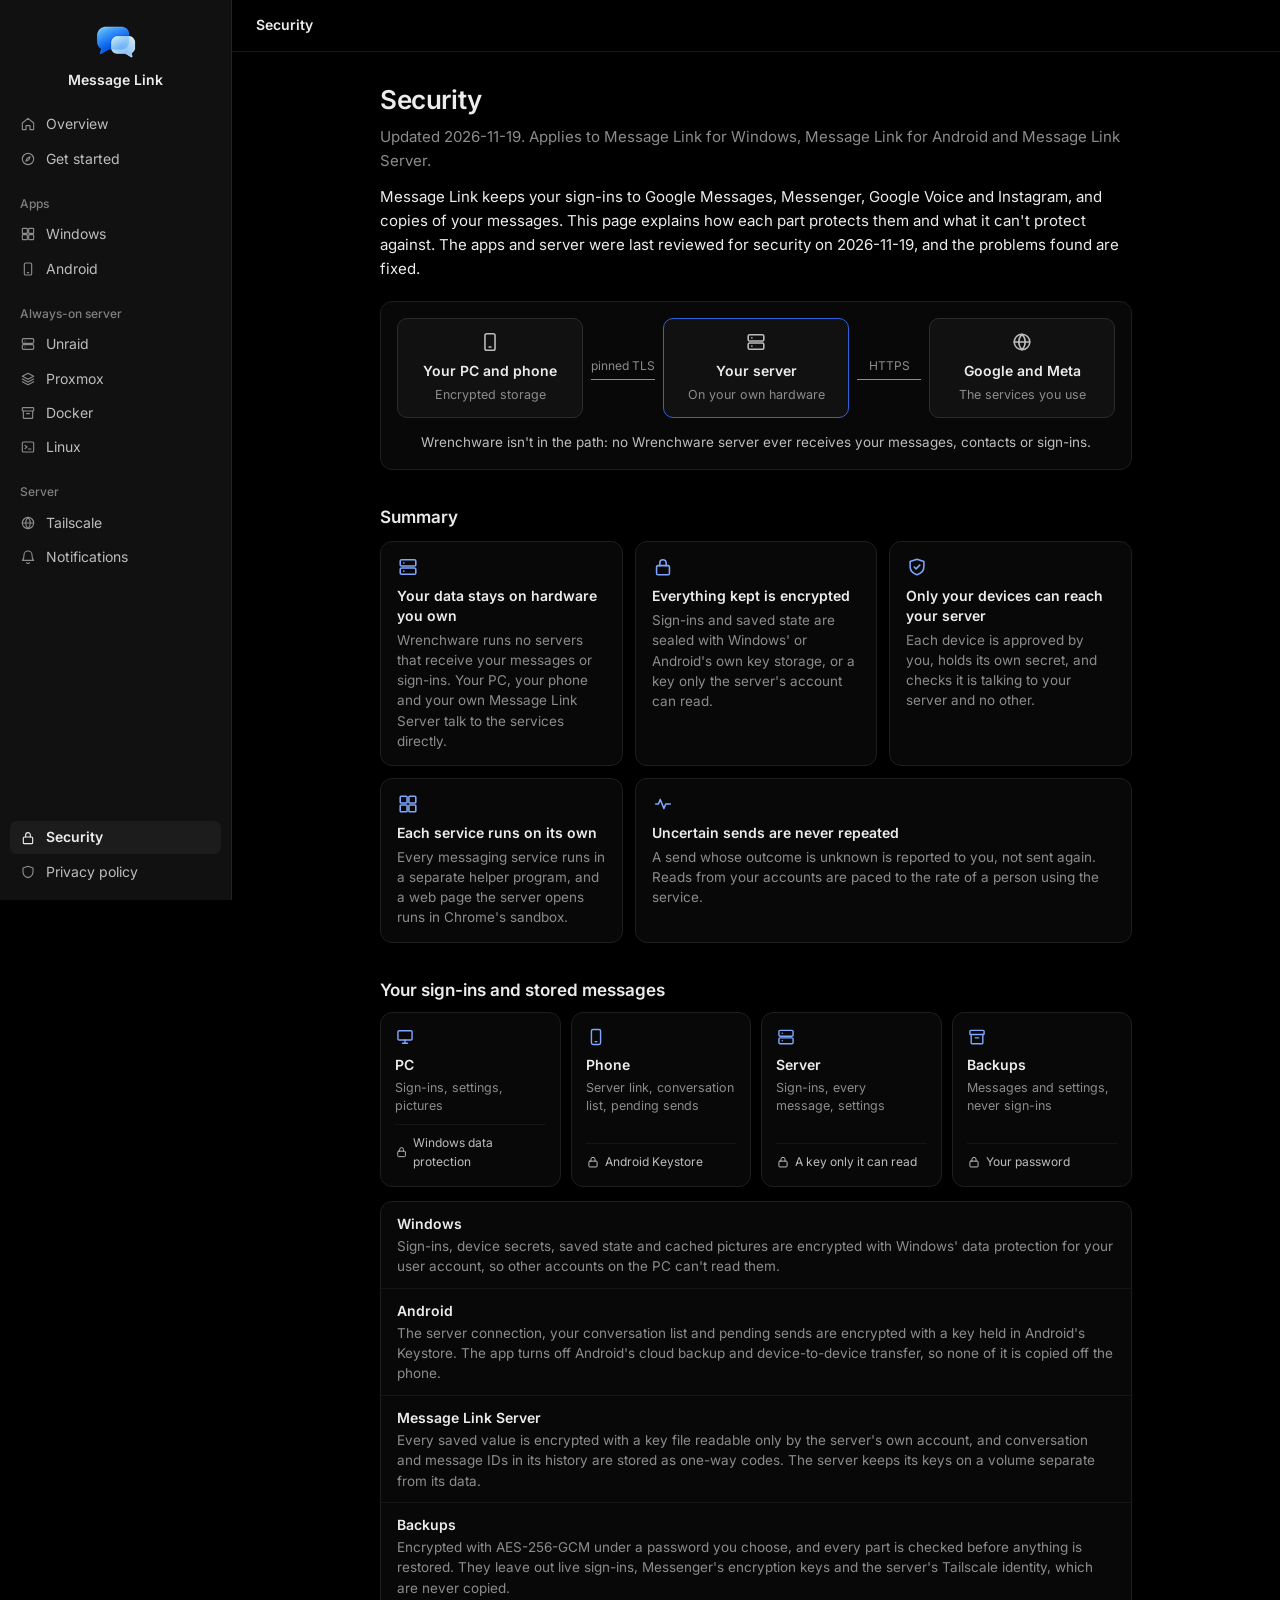
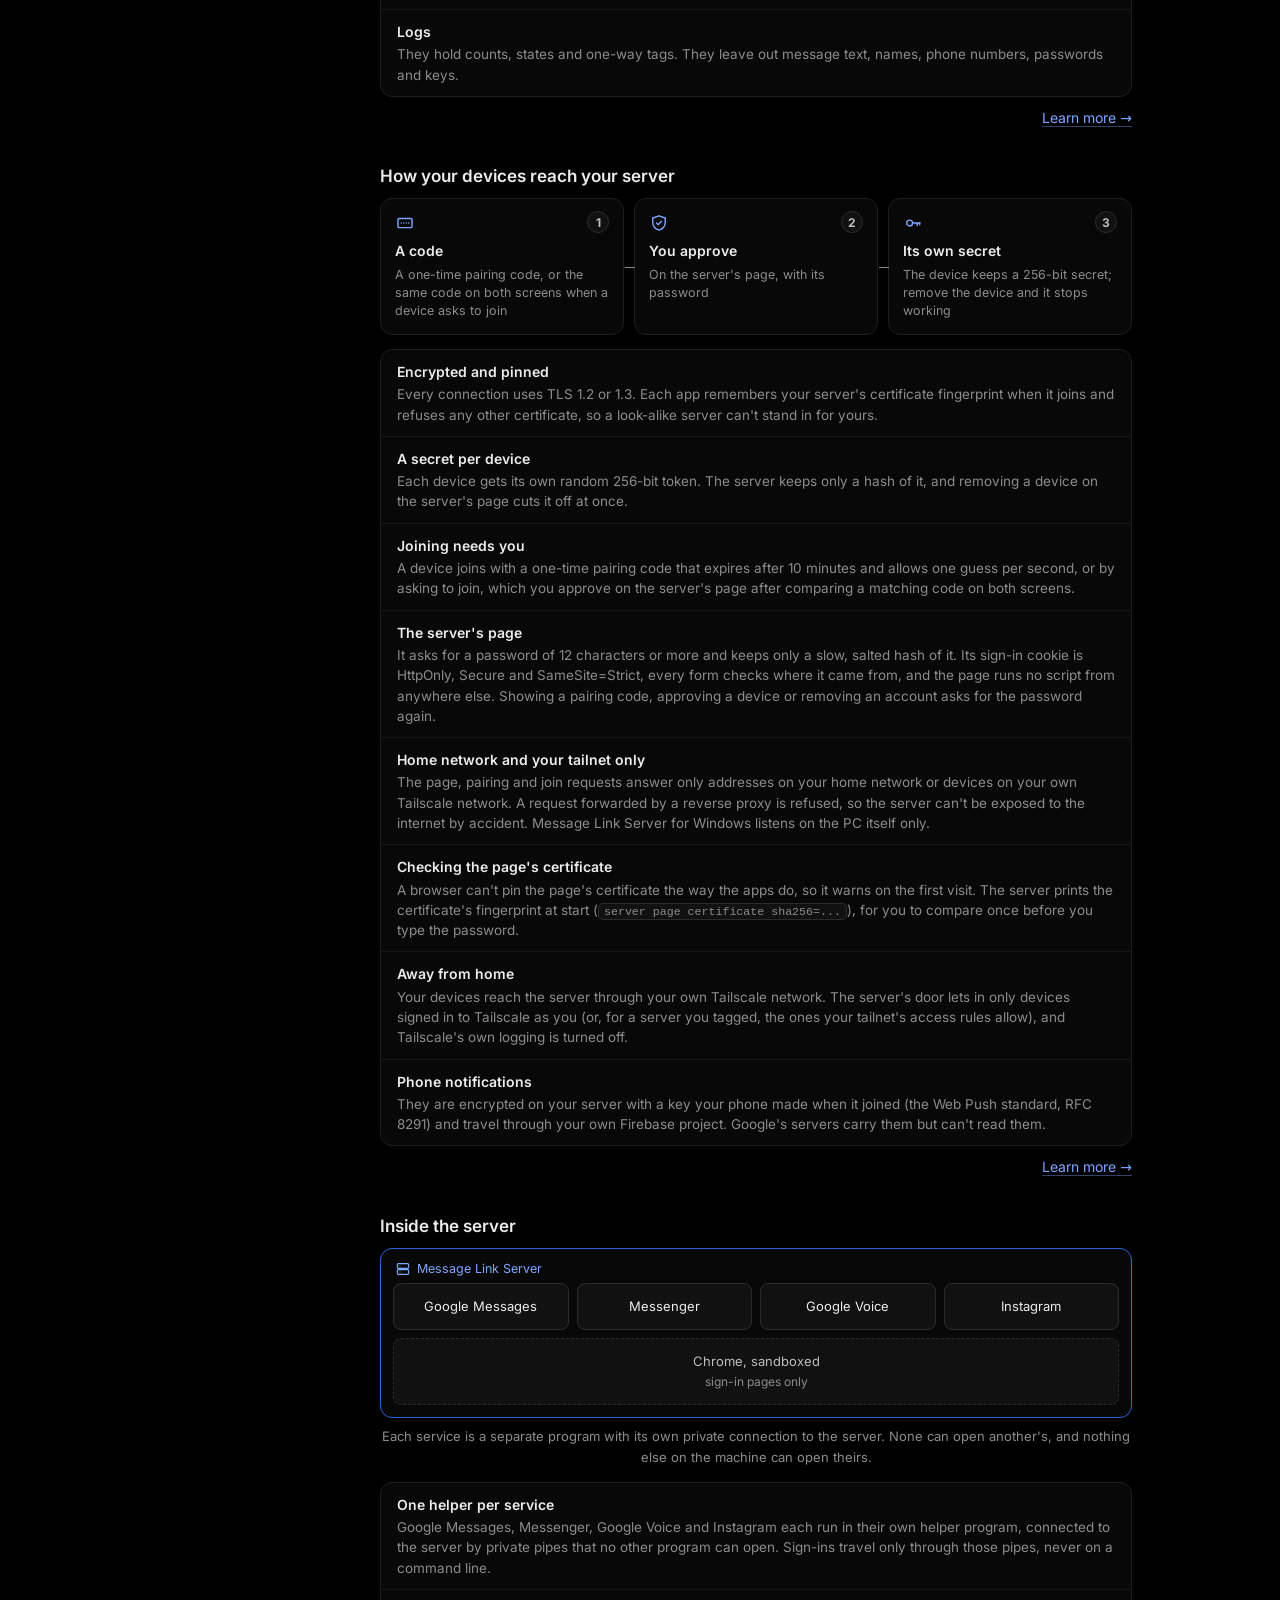
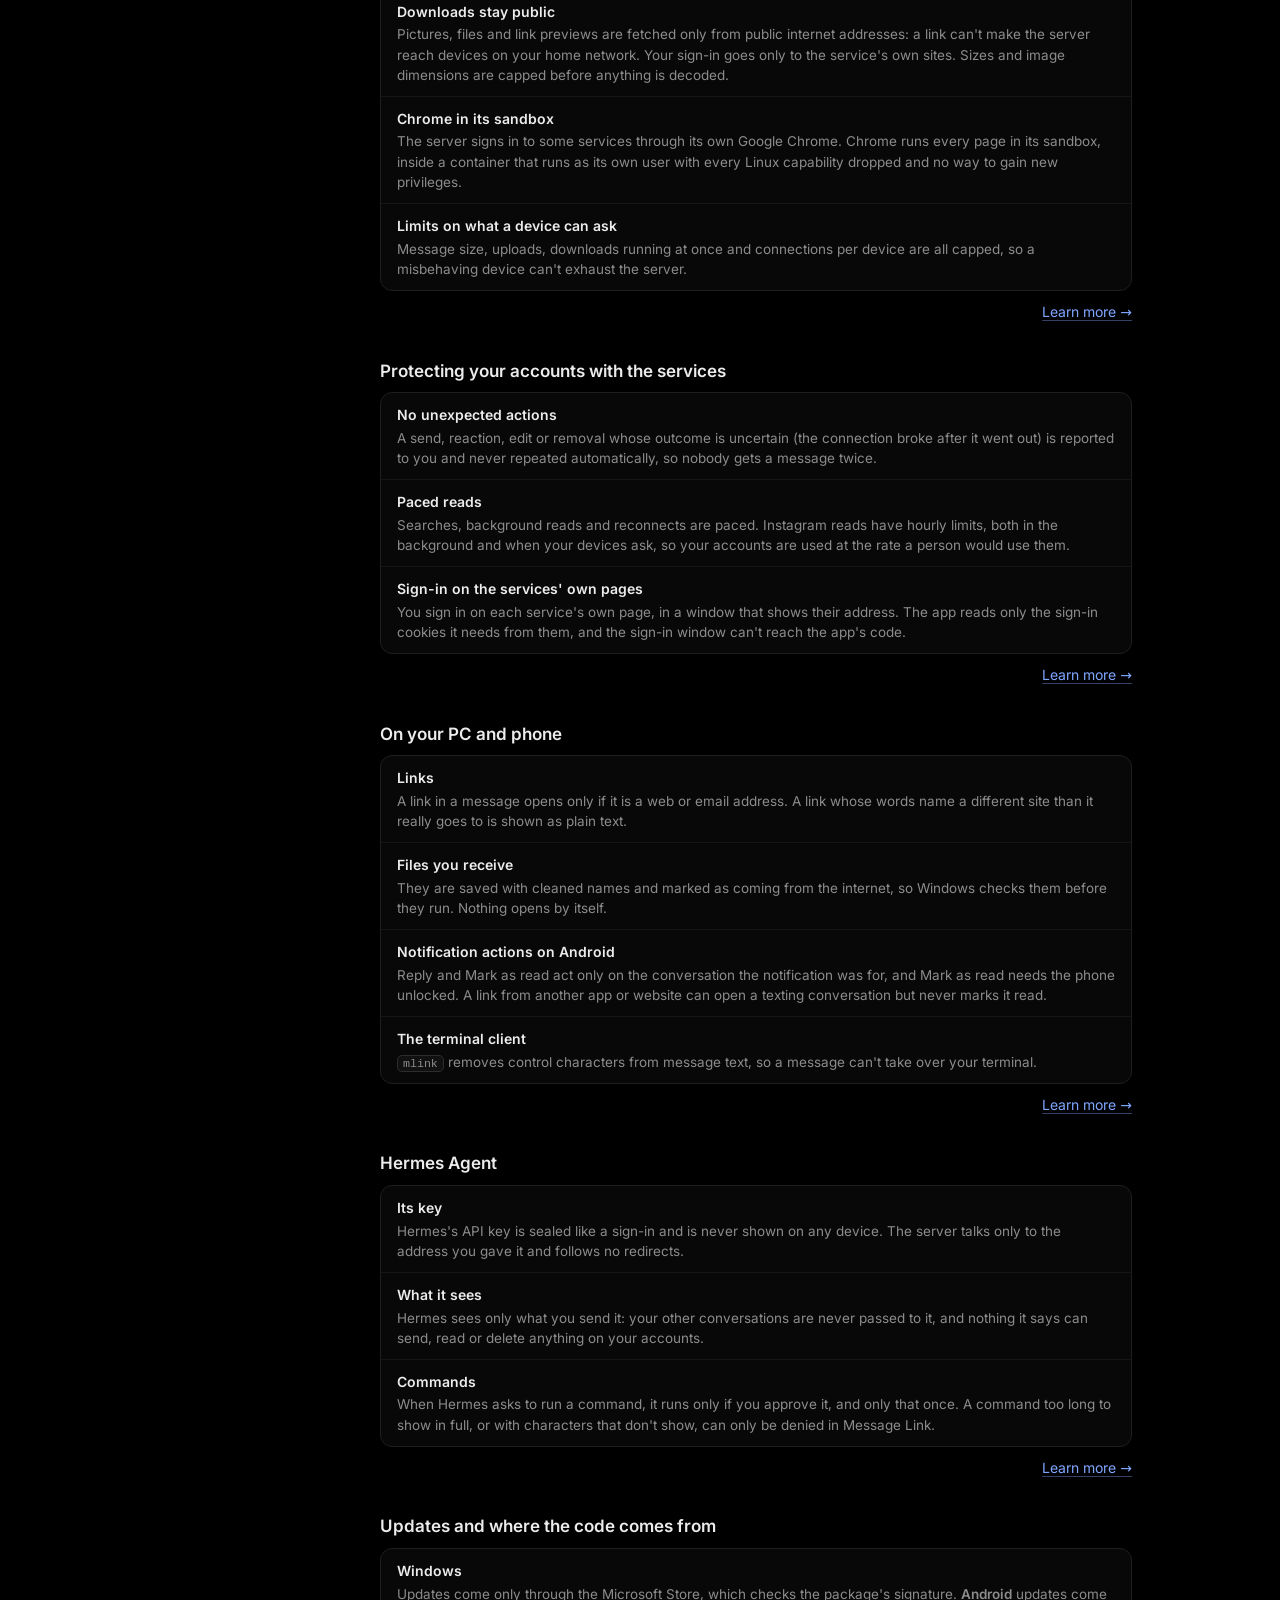
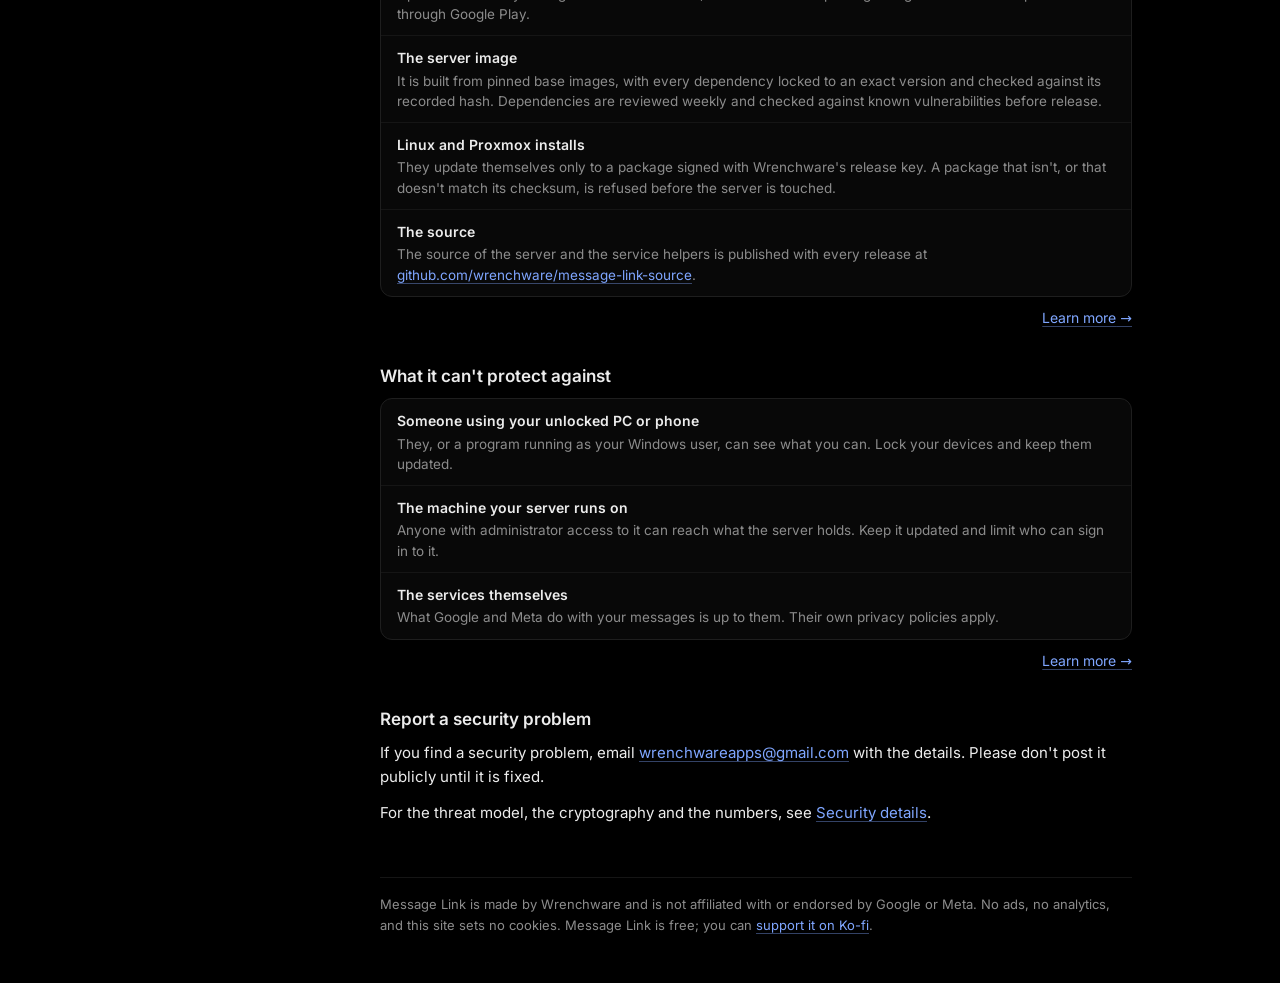
<file: security/index.html>
<!doctype html>
<html lang="en">
<head>
<meta charset="utf-8">
<meta name="viewport" content="width=device-width, initial-scale=1">
<title>Security · Message Link</title>
<meta name="description" content="How Message Link for Windows, Message Link for Android and Message Link Server protect your sign-ins and messages.">
<link rel="icon" href="../assets/icon-32.png" sizes="32x32" type="image/png">
<link rel="apple-touch-icon" href="../assets/icon-192.png">
<link rel="stylesheet" href="../assets/site.css">
<style>
@media (min-width:1000px){.tiles{grid-template-columns:repeat(3,1fr)}.tile:last-child:nth-child(3n+2){grid-column:span 2}}
.flow{display:grid;grid-template-columns:1fr auto 1fr auto 1fr;align-items:center;gap:8px;margin:20px 0 24px;padding:16px;background:var(--box);border:1px solid var(--line);border-radius:12px}
.flow .node{display:flex;flex-direction:column;align-items:center;text-align:center;gap:3px;padding:12px 8px;border:1px solid var(--fieldline);border-radius:10px;background:var(--field)}
.flow .node.here{border-color:var(--acc)}
.flow .node svg{color:var(--soft);margin-bottom:4px}
.flow .node strong{font-size:14px}
.flow .node span{color:var(--muted);font-size:12.5px}
.flow .link{display:flex;flex-direction:column;align-items:center;min-width:64px;color:var(--muted);font-size:12px}
.flow .link::after{content:"";display:block;width:100%;height:0;border-top:1.5px solid var(--muted);margin-top:4px}
.flow figcaption{grid-column:1/-1;text-align:center;color:var(--soft);font-size:13.5px;margin-top:6px}
p.more{text-align:right;margin:-6px 0 0;font-size:14px}
p.more a::after{content:" \2192"}
@media (max-width:640px){.flow{grid-template-columns:1fr}.flow .link{min-width:0;flex-direction:row;gap:8px;justify-content:center}.flow .link::after{width:1.5px;height:16px;border-top:0;border-left:1.5px solid var(--muted);margin:0}}
.kept{display:grid;grid-template-columns:repeat(4,1fr);gap:10px;margin:8px 0 14px}
.kept .card,.steps .step{display:flex;flex-direction:column;gap:3px;padding:14px;background:var(--box);border:1px solid var(--line);border-radius:12px}
.kept svg,.steps svg{color:var(--link)}
.kept .card>svg,.steps .step>svg{margin-bottom:4px}
.kept strong,.steps strong{font-size:14px}
.kept span,.steps span{color:var(--muted);font-size:12.5px;line-height:1.45;flex:1}
.kept em{display:flex;align-items:center;gap:5px;font-style:normal;font-size:12px;color:var(--soft);margin-top:6px;padding-top:8px;border-top:1px solid var(--hair)}
.kept em svg{color:var(--soft)}
.steps{display:grid;grid-template-columns:repeat(3,1fr);gap:10px;margin:8px 0 14px;counter-reset:none}
.steps .step{position:relative}
.steps .step b{position:absolute;top:12px;right:14px;width:22px;height:22px;border-radius:50%;background:var(--field);border:1px solid var(--fieldline);color:var(--soft);font-size:12px;display:flex;align-items:center;justify-content:center}
.steps .step+.step::before{content:"";position:absolute;left:-10px;top:50%;width:10px;border-top:1.5px solid var(--muted)}
.rooms{margin:8px 0 14px}
.rooms .house{display:grid;grid-template-columns:repeat(4,1fr);gap:8px;padding:34px 12px 12px;border:1px solid var(--acc);border-radius:12px;background:var(--box);position:relative}
.rooms .label{position:absolute;top:10px;left:14px;display:flex;align-items:center;gap:6px;color:var(--link);font-size:12.5px}
.rooms .room{padding:12px 8px;text-align:center;font-size:13px;background:var(--field);border:1px solid var(--fieldline);border-radius:8px}
.rooms .room.sandbox{grid-column:1/-1;border-style:dashed;color:var(--soft)}
.rooms small{color:var(--muted);font-size:12px}
.rooms figcaption{color:var(--muted);font-size:13px;margin-top:8px;text-align:center}
@media (max-width:760px){.kept{grid-template-columns:repeat(2,1fr)}.steps{grid-template-columns:1fr}.steps .step+.step::before{left:50%;top:-10px;width:0;height:10px;border-top:0;border-left:1.5px solid var(--muted)}.rooms .house{grid-template-columns:repeat(2,1fr)}}
</style>
</head>
<body>
<aside class="side">
  <a class="brand" href="../"><img src="../assets/icon-64.png" alt="" width="40" height="40">Message Link</a>
  <nav aria-label="Site">
    <a href="../"><svg viewBox="0 0 24 24" width="16" height="16" fill="none" stroke="currentColor" stroke-width="1.7" stroke-linecap="round" stroke-linejoin="round" aria-hidden="true"><path d="M3.5 10.5 12 3.5l8.5 7V20a.5.5 0 0 1-.5.5h-5v-6h-6v6H4a.5.5 0 0 1-.5-.5z"/></svg><span>Overview</span></a>
    <a href="../setup/"><svg viewBox="0 0 24 24" width="16" height="16" fill="none" stroke="currentColor" stroke-width="1.7" stroke-linecap="round" stroke-linejoin="round" aria-hidden="true"><circle cx="12" cy="12" r="8.5"/><path d="m15.2 8.8-2 4.4-4.4 2 2-4.4z"/></svg><span>Get started</span></a>
    <p class="grp">Apps</p>
    <a href="../windows/"><svg viewBox="0 0 24 24" width="16" height="16" fill="none" stroke="currentColor" stroke-width="1.7" stroke-linecap="round" stroke-linejoin="round" aria-hidden="true"><rect x="3.5" y="3.5" width="7.5" height="7.5" rx="1"/><rect x="13" y="3.5" width="7.5" height="7.5" rx="1"/><rect x="3.5" y="13" width="7.5" height="7.5" rx="1"/><rect x="13" y="13" width="7.5" height="7.5" rx="1"/></svg><span>Windows</span></a>
    <a href="../android/"><svg viewBox="0 0 24 24" width="16" height="16" fill="none" stroke="currentColor" stroke-width="1.7" stroke-linecap="round" stroke-linejoin="round" aria-hidden="true"><rect x="6.5" y="3" width="11" height="18" rx="2"/><path d="M11 17.5h2"/></svg><span>Android</span></a>
    <p class="grp">Always-on server</p>
    <a href="../unraid/"><svg viewBox="0 0 24 24" width="16" height="16" fill="none" stroke="currentColor" stroke-width="1.7" stroke-linecap="round" stroke-linejoin="round" aria-hidden="true"><rect x="3.5" y="4" width="17" height="7" rx="1.5"/><rect x="3.5" y="13" width="17" height="7" rx="1.5"/><path d="M7.5 7.5h.01M7.5 16.5h.01"/></svg><span>Unraid</span></a>
    <a href="../proxmox/"><svg viewBox="0 0 24 24" width="16" height="16" fill="none" stroke="currentColor" stroke-width="1.7" stroke-linecap="round" stroke-linejoin="round" aria-hidden="true"><path d="M12 3.5 20.5 8 12 12.5 3.5 8z"/><path d="m3.5 12 8.5 4.5 8.5-4.5"/><path d="m3.5 16 8.5 4.5 8.5-4.5"/></svg><span>Proxmox</span></a>
    <a href="../docker/"><svg viewBox="0 0 24 24" width="16" height="16" fill="none" stroke="currentColor" stroke-width="1.7" stroke-linecap="round" stroke-linejoin="round" aria-hidden="true"><rect x="3.5" y="4" width="17" height="5" rx="1"/><path d="M5 9v10a1 1 0 0 0 1 1h12a1 1 0 0 0 1-1V9M10 13h4"/></svg><span>Docker</span></a>
    <a href="../linux/"><svg viewBox="0 0 24 24" width="16" height="16" fill="none" stroke="currentColor" stroke-width="1.7" stroke-linecap="round" stroke-linejoin="round" aria-hidden="true"><rect x="3.5" y="4.5" width="17" height="15" rx="1.5"/><path d="m7.5 9.5 3 2.5-3 2.5M12.5 15h4"/></svg><span>Linux</span></a>
    <p class="grp">Server</p>
    <a href="../tailscale/"><svg viewBox="0 0 24 24" width="16" height="16" fill="none" stroke="currentColor" stroke-width="1.7" stroke-linecap="round" stroke-linejoin="round" aria-hidden="true"><circle cx="12" cy="12" r="8.5"/><path d="M3.5 12h17M12 3.5c2.3 2.4 3.5 5.3 3.5 8.5s-1.2 6.1-3.5 8.5c-2.3-2.4-3.5-5.3-3.5-8.5S9.7 5.9 12 3.5z"/></svg><span>Tailscale</span></a>
    <a href="../firebase/"><svg viewBox="0 0 24 24" width="16" height="16" fill="none" stroke="currentColor" stroke-width="1.7" stroke-linecap="round" stroke-linejoin="round" aria-hidden="true"><path d="M6 9a6 6 0 0 1 12 0c0 6 2.5 8 2.5 8h-17S6 15 6 9"/><path d="M10 20.5a2.2 2.2 0 0 0 4 0"/></svg><span>Notifications</span></a>
    <a href="../security/" class="end here" aria-current="page"><svg viewBox="0 0 24 24" width="16" height="16" fill="none" stroke="currentColor" stroke-width="1.7" stroke-linecap="round" stroke-linejoin="round" aria-hidden="true"><rect x="5" y="10.5" width="14" height="10" rx="1.5"/><path d="M8.5 10.5V7.5a3.5 3.5 0 0 1 7 0v3"/></svg><span>Security</span></a>
    <a href="../privacy/"><svg viewBox="0 0 24 24" width="16" height="16" fill="none" stroke="currentColor" stroke-width="1.7" stroke-linecap="round" stroke-linejoin="round" aria-hidden="true"><path d="M12 3.5 19.5 6v5.5c0 4.5-3.2 7.7-7.5 9-4.3-1.3-7.5-4.5-7.5-9V6z"/></svg><span>Privacy policy</span></a>
  </nav>
</aside>

<div class="pane">
<header class="top"><p><span class="here">Security</span></p></header>

<main>
  <h1>Security</h1>
  <p class="quiet">Updated 2026-11-19. Applies to Message Link for Windows, Message Link for Android and Message Link Server.</p>

  <p>Message Link keeps your sign-ins to Google Messages, Messenger, Google Voice and Instagram, and copies of your messages. This page explains how each part protects them and what it can't protect against. The apps and server were last reviewed for security on 2026-11-19, and the problems found are fixed.</p>

  <figure class="flow" role="img" aria-label="Your PC and phone talk to your own Message Link Server, and the server talks to Google and Meta. Wrenchware is not in the path and never receives your messages or sign-ins.">
    <div class="node"><svg viewBox="0 0 24 24" width="22" height="22" fill="none" stroke="currentColor" stroke-width="1.7" stroke-linecap="round" stroke-linejoin="round" aria-hidden="true"><rect x="6.5" y="3" width="11" height="18" rx="2"/><path d="M11 17.5h2"/></svg><strong>Your PC and phone</strong><span>Encrypted storage</span></div>
    <div class="link"><span>pinned TLS</span></div>
    <div class="node here"><svg viewBox="0 0 24 24" width="22" height="22" fill="none" stroke="currentColor" stroke-width="1.7" stroke-linecap="round" stroke-linejoin="round" aria-hidden="true"><rect x="3.5" y="4" width="17" height="7" rx="1.5"/><rect x="3.5" y="13" width="17" height="7" rx="1.5"/><path d="M7.5 7.5h.01M7.5 16.5h.01"/></svg><strong>Your server</strong><span>On your own hardware</span></div>
    <div class="link"><span>HTTPS</span></div>
    <div class="node"><svg viewBox="0 0 24 24" width="22" height="22" fill="none" stroke="currentColor" stroke-width="1.7" stroke-linecap="round" stroke-linejoin="round" aria-hidden="true"><circle cx="12" cy="12" r="8.5"/><path d="M3.5 12h17M12 3.5c2.3 2.4 3.5 5.3 3.5 8.5s-1.2 6.1-3.5 8.5c-2.3-2.4-3.5-5.3-3.5-8.5S9.7 5.9 12 3.5z"/></svg><strong>Google and Meta</strong><span>The services you use</span></div>
    <figcaption>Wrenchware isn't in the path: no Wrenchware server ever receives your messages, contacts or sign-ins.</figcaption>
  </figure>


  <h2 id="summary">Summary</h2>
  <div class="tiles">
      <div class="tile"><svg viewBox="0 0 24 24" width="22" height="22" fill="none" stroke="currentColor" stroke-width="1.7" stroke-linecap="round" stroke-linejoin="round" aria-hidden="true"><rect x="3.5" y="4" width="17" height="7" rx="1.5"/><rect x="3.5" y="13" width="17" height="7" rx="1.5"/><path d="M7.5 7.5h.01M7.5 16.5h.01"/></svg><h3>Your data stays on hardware you own</h3><p>Wrenchware runs no servers that receive your messages or sign-ins. Your PC, your phone and your own Message Link Server talk to the services directly.</p></div>
      <div class="tile"><svg viewBox="0 0 24 24" width="22" height="22" fill="none" stroke="currentColor" stroke-width="1.7" stroke-linecap="round" stroke-linejoin="round" aria-hidden="true"><rect x="5" y="10.5" width="14" height="10" rx="1.5"/><path d="M8.5 10.5V7.5a3.5 3.5 0 0 1 7 0v3"/></svg><h3>Everything kept is encrypted</h3><p>Sign-ins and saved state are sealed with Windows' or Android's own key storage, or a key only the server's account can read.</p></div>
      <div class="tile"><svg viewBox="0 0 24 24" width="22" height="22" fill="none" stroke="currentColor" stroke-width="1.7" stroke-linecap="round" stroke-linejoin="round" aria-hidden="true"><path d="M12 3.5 19.5 6v5.5c0 4.5-3.2 7.7-7.5 9-4.3-1.3-7.5-4.5-7.5-9V6z"/><path d="m9 12 2 2 4-4"/></svg><h3>Only your devices can reach your server</h3><p>Each device is approved by you, holds its own secret, and checks it is talking to your server and no other.</p></div>
      <div class="tile"><svg viewBox="0 0 24 24" width="22" height="22" fill="none" stroke="currentColor" stroke-width="1.7" stroke-linecap="round" stroke-linejoin="round" aria-hidden="true"><rect x="3.5" y="3.5" width="7.5" height="7.5" rx="1"/><rect x="13" y="3.5" width="7.5" height="7.5" rx="1"/><rect x="3.5" y="13" width="7.5" height="7.5" rx="1"/><rect x="13" y="13" width="7.5" height="7.5" rx="1"/></svg><h3>Each service runs on its own</h3><p>Every messaging service runs in a separate helper program, and a web page the server opens runs in Chrome's sandbox.</p></div>
      <div class="tile"><svg viewBox="0 0 24 24" width="22" height="22" fill="none" stroke="currentColor" stroke-width="1.7" stroke-linecap="round" stroke-linejoin="round" aria-hidden="true"><path d="M4 12h3l2-5 4 10 2-5h5"/></svg><h3>Uncertain sends are never repeated</h3><p>A send whose outcome is unknown is reported to you, not sent again. Reads from your accounts are paced to the rate of a person using the service.</p></div>
    </div>

  <h2 id="stored">Your sign-ins and stored messages</h2>
  <figure class="kept" role="img" aria-label="Where things are kept: the PC with Windows data protection, the phone with Android's Keystore, the server with a key file only its account can read, and backups with your password. Backups leave out sign-ins and identities.">
    <div class="card"><svg viewBox="0 0 24 24" width="20" height="20" fill="none" stroke="currentColor" stroke-width="1.7" stroke-linecap="round" stroke-linejoin="round" aria-hidden="true"><rect x="3.5" y="4.5" width="17" height="11" rx="1.5"/><path d="M9 19.5h6M12 15.5v4"/></svg><strong>PC</strong><span>Sign-ins, settings, pictures</span><em><svg viewBox="0 0 24 24" width="14" height="14" fill="none" stroke="currentColor" stroke-width="1.7" stroke-linecap="round" stroke-linejoin="round" aria-hidden="true"><rect x="5" y="10.5" width="14" height="10" rx="1.5"/><path d="M8.5 10.5V7.5a3.5 3.5 0 0 1 7 0v3"/></svg>Windows data protection</em></div>
    <div class="card"><svg viewBox="0 0 24 24" width="20" height="20" fill="none" stroke="currentColor" stroke-width="1.7" stroke-linecap="round" stroke-linejoin="round" aria-hidden="true"><rect x="6.5" y="3" width="11" height="18" rx="2"/><path d="M11 17.5h2"/></svg><strong>Phone</strong><span>Server link, conversation list, pending sends</span><em><svg viewBox="0 0 24 24" width="14" height="14" fill="none" stroke="currentColor" stroke-width="1.7" stroke-linecap="round" stroke-linejoin="round" aria-hidden="true"><rect x="5" y="10.5" width="14" height="10" rx="1.5"/><path d="M8.5 10.5V7.5a3.5 3.5 0 0 1 7 0v3"/></svg>Android Keystore</em></div>
    <div class="card"><svg viewBox="0 0 24 24" width="20" height="20" fill="none" stroke="currentColor" stroke-width="1.7" stroke-linecap="round" stroke-linejoin="round" aria-hidden="true"><rect x="3.5" y="4" width="17" height="7" rx="1.5"/><rect x="3.5" y="13" width="17" height="7" rx="1.5"/><path d="M7.5 7.5h.01M7.5 16.5h.01"/></svg><strong>Server</strong><span>Sign-ins, every message, settings</span><em><svg viewBox="0 0 24 24" width="14" height="14" fill="none" stroke="currentColor" stroke-width="1.7" stroke-linecap="round" stroke-linejoin="round" aria-hidden="true"><rect x="5" y="10.5" width="14" height="10" rx="1.5"/><path d="M8.5 10.5V7.5a3.5 3.5 0 0 1 7 0v3"/></svg>A key only it can read</em></div>
    <div class="card"><svg viewBox="0 0 24 24" width="20" height="20" fill="none" stroke="currentColor" stroke-width="1.7" stroke-linecap="round" stroke-linejoin="round" aria-hidden="true"><rect x="3.5" y="4" width="17" height="5" rx="1"/><path d="M5 9v10a1 1 0 0 0 1 1h12a1 1 0 0 0 1-1V9M10 13h4"/></svg><strong>Backups</strong><span>Messages and settings, never sign-ins</span><em><svg viewBox="0 0 24 24" width="14" height="14" fill="none" stroke="currentColor" stroke-width="1.7" stroke-linecap="round" stroke-linejoin="round" aria-hidden="true"><rect x="5" y="10.5" width="14" height="10" rx="1.5"/><path d="M8.5 10.5V7.5a3.5 3.5 0 0 1 7 0v3"/></svg>Your password</em></div>
  </figure>
  <dl class="fields">
    <div><dt>Windows</dt><dd>Sign-ins, device secrets, saved state and cached pictures are encrypted with Windows' data protection for your user account, so other accounts on the PC can't read them.</dd></div>
    <div><dt>Android</dt><dd>The server connection, your conversation list and pending sends are encrypted with a key held in Android's Keystore. The app turns off Android's cloud backup and device-to-device transfer, so none of it is copied off the phone.</dd></div>
    <div><dt>Message Link Server</dt><dd>Every saved value is encrypted with a key file readable only by the server's own account, and conversation and message IDs in its history are stored as one-way codes. The server keeps its keys on a volume separate from its data.</dd></div>
    <div><dt>Backups</dt><dd>Encrypted with AES-256-GCM under a password you choose, and every part is checked before anything is restored. They leave out live sign-ins, Messenger's encryption keys and the server's Tailscale identity, which are never copied.</dd></div>
    <div><dt>Logs</dt><dd>They hold counts, states and one-way tags. They leave out message text, names, phone numbers, passwords and keys.</dd></div>
  </dl>
  <p class="more"><a href="details/#at-rest">Learn more</a></p>

  <h2 id="transport">How your devices reach your server</h2>
  <figure class="steps" role="img" aria-label="Joining a device takes three steps: the device shows a code or the pairing code from the server, you approve it on the server's page with your password, and the device gets a secret of its own.">
    <div class="step"><b>1</b><svg viewBox="0 0 24 24" width="20" height="20" fill="none" stroke="currentColor" stroke-width="1.7" stroke-linecap="round" stroke-linejoin="round" aria-hidden="true"><rect x="3.5" y="6.5" width="17" height="11" rx="1.5"/><path d="M7.5 12h.01M10.5 12h.01M13.5 12h.01M16.5 12h.01"/></svg><strong>A code</strong><span>A one-time pairing code, or the same code on both screens when a device asks to join</span></div>
    <div class="step"><b>2</b><svg viewBox="0 0 24 24" width="20" height="20" fill="none" stroke="currentColor" stroke-width="1.7" stroke-linecap="round" stroke-linejoin="round" aria-hidden="true"><path d="M12 3.5 19.5 6v5.5c0 4.5-3.2 7.7-7.5 9-4.3-1.3-7.5-4.5-7.5-9V6z"/><path d="m9 12 2 2 4-4"/></svg><strong>You approve</strong><span>On the server's page, with its password</span></div>
    <div class="step"><b>3</b><svg viewBox="0 0 24 24" width="20" height="20" fill="none" stroke="currentColor" stroke-width="1.7" stroke-linecap="round" stroke-linejoin="round" aria-hidden="true"><circle cx="8" cy="12" r="3.5"/><path d="M11.5 12h9M17 12v3M20 12v2"/></svg><strong>Its own secret</strong><span>The device keeps a 256-bit secret; remove the device and it stops working</span></div>
  </figure>
  <dl class="fields">
    <div><dt>Encrypted and pinned</dt><dd>Every connection uses TLS 1.2 or 1.3. Each app remembers your server's certificate fingerprint when it joins and refuses any other certificate, so a look-alike server can't stand in for yours.</dd></div>
    <div><dt>A secret per device</dt><dd>Each device gets its own random 256-bit token. The server keeps only a hash of it, and removing a device on the server's page cuts it off at once.</dd></div>
    <div><dt>Joining needs you</dt><dd>A device joins with a one-time pairing code that expires after 10 minutes and allows one guess per second, or by asking to join, which you approve on the server's page after comparing a matching code on both screens.</dd></div>
    <div><dt>The server's page</dt><dd>It asks for a password of 12 characters or more and keeps only a slow, salted hash of it. Its sign-in cookie is HttpOnly, Secure and SameSite=Strict, every form checks where it came from, and the page runs no script from anywhere else. Showing a pairing code, approving a device or removing an account asks for the password again.</dd></div>
    <div><dt>Home network and your tailnet only</dt><dd>The page, pairing and join requests answer only addresses on your home network or devices on your own Tailscale network. A request forwarded by a reverse proxy is refused, so the server can't be exposed to the internet by accident. Message Link Server for Windows listens on the PC itself only.</dd></div>
    <div><dt>Checking the page's certificate</dt><dd>A browser can't pin the page's certificate the way the apps do, so it warns on the first visit. The server prints the certificate's fingerprint at start (<code>server page certificate sha256=...</code>), for you to compare once before you type the password.</dd></div>
    <div><dt>Away from home</dt><dd>Your devices reach the server through your own Tailscale network. The server's door lets in only devices signed in to Tailscale as you (or, for a server you tagged, the ones your tailnet's access rules allow), and Tailscale's own logging is turned off.</dd></div>
    <div><dt>Phone notifications</dt><dd>They are encrypted on your server with a key your phone made when it joined (the Web Push standard, RFC 8291) and travel through your own Firebase project. Google's servers carry them but can't read them.</dd></div>
  </dl>
  <p class="more"><a href="details/#transport">Learn more</a></p>

  <h2 id="server">Inside the server</h2>
  <figure class="rooms" role="img" aria-label="Inside the server, each service runs in its own helper, and the browser used for sign-ins runs in Chrome's sandbox. They talk to the server only through private pipes.">
    <div class="house"><span class="label"><svg viewBox="0 0 24 24" width="16" height="16" fill="none" stroke="currentColor" stroke-width="1.7" stroke-linecap="round" stroke-linejoin="round" aria-hidden="true"><rect x="3.5" y="4" width="17" height="7" rx="1.5"/><rect x="3.5" y="13" width="17" height="7" rx="1.5"/><path d="M7.5 7.5h.01M7.5 16.5h.01"/></svg>Message Link Server</span>
      <div class="room">Google Messages</div><div class="room">Messenger</div><div class="room">Google Voice</div><div class="room">Instagram</div>
      <div class="room sandbox">Chrome, sandboxed<br><small>sign-in pages only</small></div>
    </div>
    <figcaption>Each service is a separate program with its own private connection to the server. None can open another's, and nothing else on the machine can open theirs.</figcaption>
  </figure>
  <dl class="fields">
    <div><dt>One helper per service</dt><dd>Google Messages, Messenger, Google Voice and Instagram each run in their own helper program, connected to the server by private pipes that no other program can open. Sign-ins travel only through those pipes, never on a command line.</dd></div>
    <div><dt>Downloads stay public</dt><dd>Pictures, files and link previews are fetched only from public internet addresses: a link can't make the server reach devices on your home network. Your sign-in goes only to the service's own sites. Sizes and image dimensions are capped before anything is decoded.</dd></div>
    <div><dt>Chrome in its sandbox</dt><dd>The server signs in to some services through its own Google Chrome. Chrome runs every page in its sandbox, inside a container that runs as its own user with every Linux capability dropped and no way to gain new privileges.</dd></div>
    <div><dt>Limits on what a device can ask</dt><dd>Message size, uploads, downloads running at once and connections per device are all capped, so a misbehaving device can't exhaust the server.</dd></div>
  </dl>
  <p class="more"><a href="details/#isolation">Learn more</a></p>

  <h2 id="accounts">Protecting your accounts with the services</h2>
  <dl class="fields">
    <div><dt>No unexpected actions</dt><dd>A send, reaction, edit or removal whose outcome is uncertain (the connection broke after it went out) is reported to you and never repeated automatically, so nobody gets a message twice.</dd></div>
    <div><dt>Paced reads</dt><dd>Searches, background reads and reconnects are paced. Instagram reads have hourly limits, both in the background and when your devices ask, so your accounts are used at the rate a person would use them.</dd></div>
    <div><dt>Sign-in on the services' own pages</dt><dd>You sign in on each service's own page, in a window that shows their address. The app reads only the sign-in cookies it needs from them, and the sign-in window can't reach the app's code.</dd></div>
  </dl>
  <p class="more"><a href="details/#accounts">Learn more</a></p>

  <h2 id="devices">On your PC and phone</h2>
  <dl class="fields">
    <div><dt>Links</dt><dd>A link in a message opens only if it is a web or email address. A link whose words name a different site than it really goes to is shown as plain text.</dd></div>
    <div><dt>Files you receive</dt><dd>They are saved with cleaned names and marked as coming from the internet, so Windows checks them before they run. Nothing opens by itself.</dd></div>
    <div><dt>Notification actions on Android</dt><dd>Reply and Mark as read act only on the conversation the notification was for, and Mark as read needs the phone unlocked. A link from another app or website can open a texting conversation but never marks it read.</dd></div>
    <div><dt>The terminal client</dt><dd><code>mlink</code> removes control characters from message text, so a message can't take over your terminal.</dd></div>
  </dl>
  <p class="more"><a href="details/#clients">Learn more</a></p>

  <h2 id="hermes">Hermes Agent</h2>
  <dl class="fields">
    <div><dt>Its key</dt><dd>Hermes's API key is sealed like a sign-in and is never shown on any device. The server talks only to the address you gave it and follows no redirects.</dd></div>
    <div><dt>What it sees</dt><dd>Hermes sees only what you send it: your other conversations are never passed to it, and nothing it says can send, read or delete anything on your accounts.</dd></div>
    <div><dt>Commands</dt><dd>When Hermes asks to run a command, it runs only if you approve it, and only that once. A command too long to show in full, or with characters that don't show, can only be denied in Message Link.</dd></div>
  </dl>
  <p class="more"><a href="details/#hermes">Learn more</a></p>

  <h2 id="updates">Updates and where the code comes from</h2>
  <dl class="fields">
    <div><dt>Windows</dt><dd>Updates come only through the Microsoft Store, which checks the package's signature. <strong>Android</strong> updates come through Google Play.</dd></div>
    <div><dt>The server image</dt><dd>It is built from pinned base images, with every dependency locked to an exact version and checked against its recorded hash. Dependencies are reviewed weekly and checked against known vulnerabilities before release.</dd></div>
    <div><dt>Linux and Proxmox installs</dt><dd>They update themselves only to a package signed with Wrenchware's release key. A package that isn't, or that doesn't match its checksum, is refused before the server is touched.</dd></div>
    <div><dt>The source</dt><dd>The source of the server and the service helpers is published with every release at <a href="https://github.com/wrenchware/message-link-source">github.com/wrenchware/message-link-source</a>.</dd></div>
  </dl>
  <p class="more"><a href="details/#supply-chain">Learn more</a></p>

  <h2 id="limits">What it can't protect against</h2>
  <dl class="fields">
    <div><dt>Someone using your unlocked PC or phone</dt><dd>They, or a program running as your Windows user, can see what you can. Lock your devices and keep them updated.</dd></div>
    <div><dt>The machine your server runs on</dt><dd>Anyone with administrator access to it can reach what the server holds. Keep it updated and limit who can sign in to it.</dd></div>
    <div><dt>The services themselves</dt><dd>What Google and Meta do with your messages is up to them. Their own privacy policies apply.</dd></div>
  </dl>
  <p class="more"><a href="details/#limits">Learn more</a></p>

  <h2 id="report">Report a security problem</h2>
  <p>If you find a security problem, email <a href="mailto:wrenchwareapps@gmail.com">wrenchwareapps@gmail.com</a> with the details. Please don't post it publicly until it is fixed.</p>
  <p>For the threat model, the cryptography and the numbers, see <a href="details/">Security details</a>.</p>
</main>

<footer>
  <p>Message Link is made by Wrenchware and is not affiliated with or endorsed by Google or Meta. No ads, no analytics, and this site sets no cookies. Message Link is free; you can <a href="https://ko-fi.com/wrenchware">support it on Ko-fi</a>.</p>
</footer>
</div>
</body>
</html>
</file>
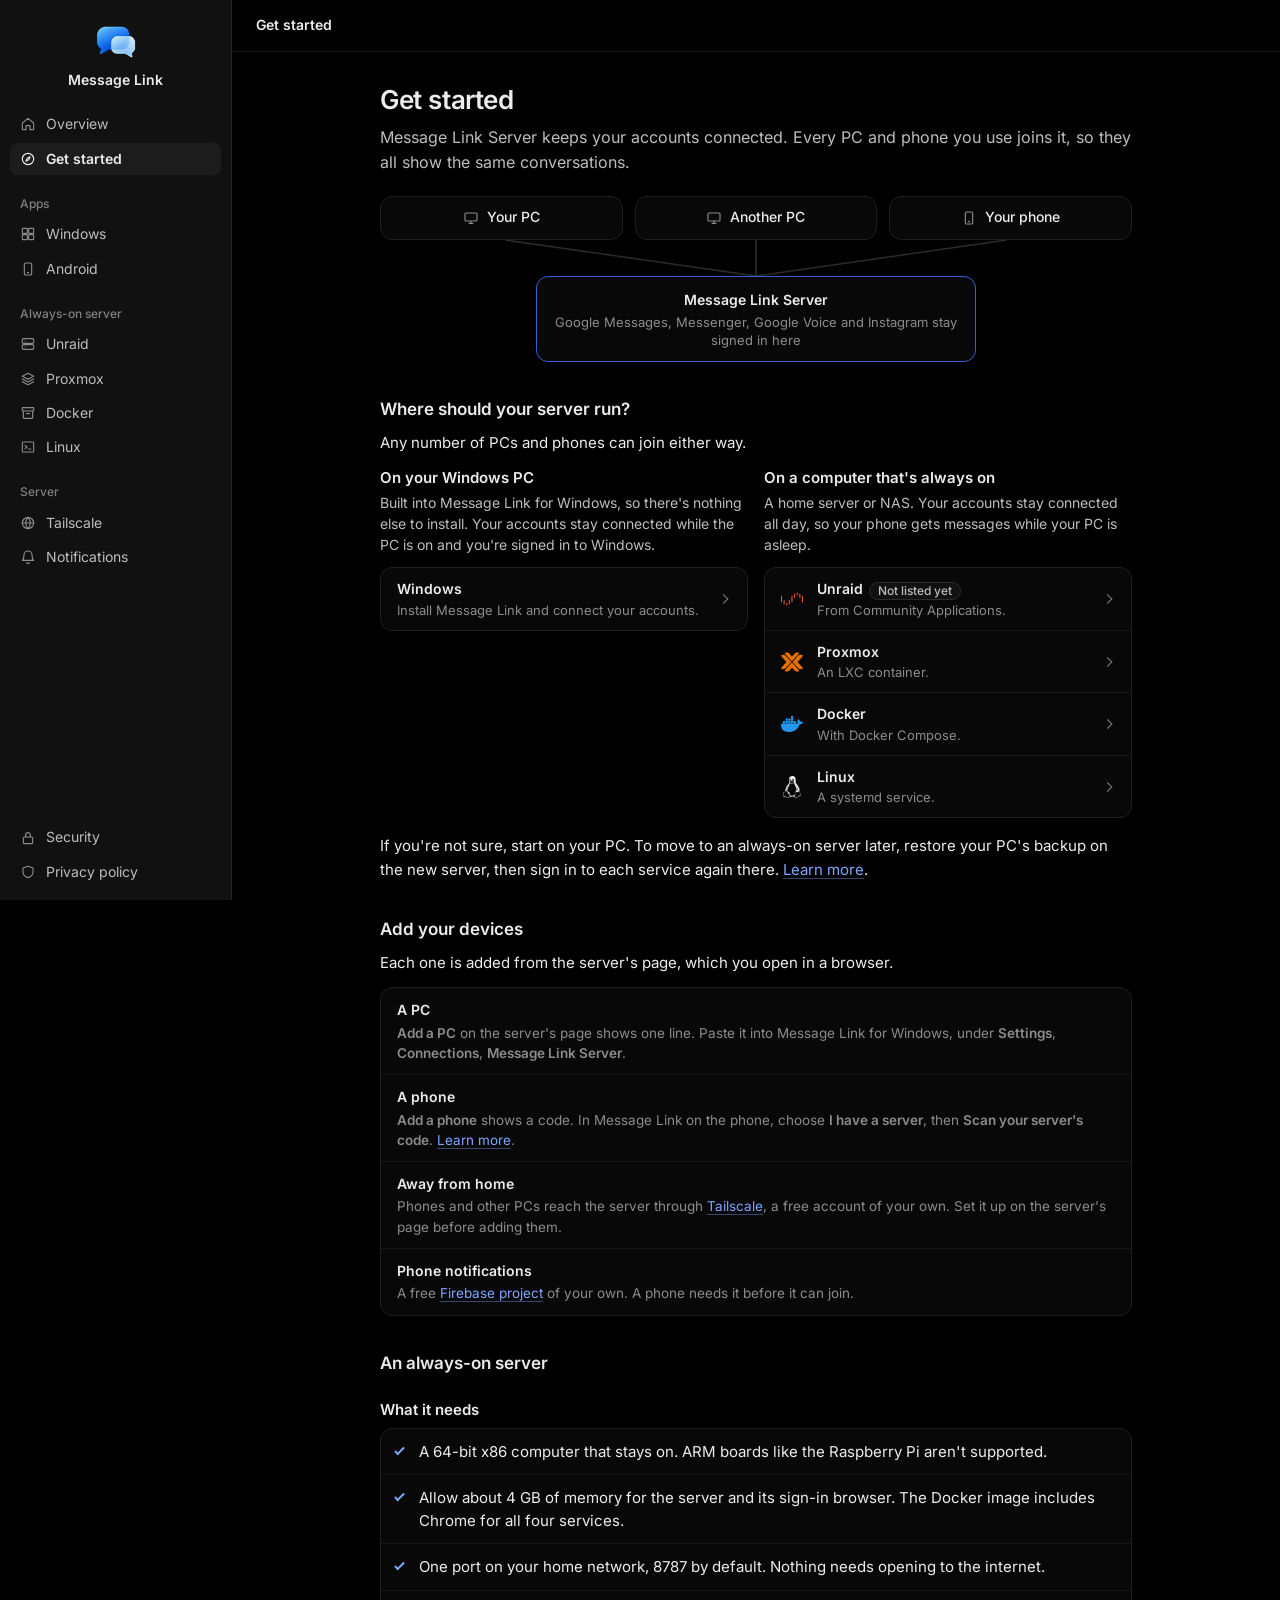
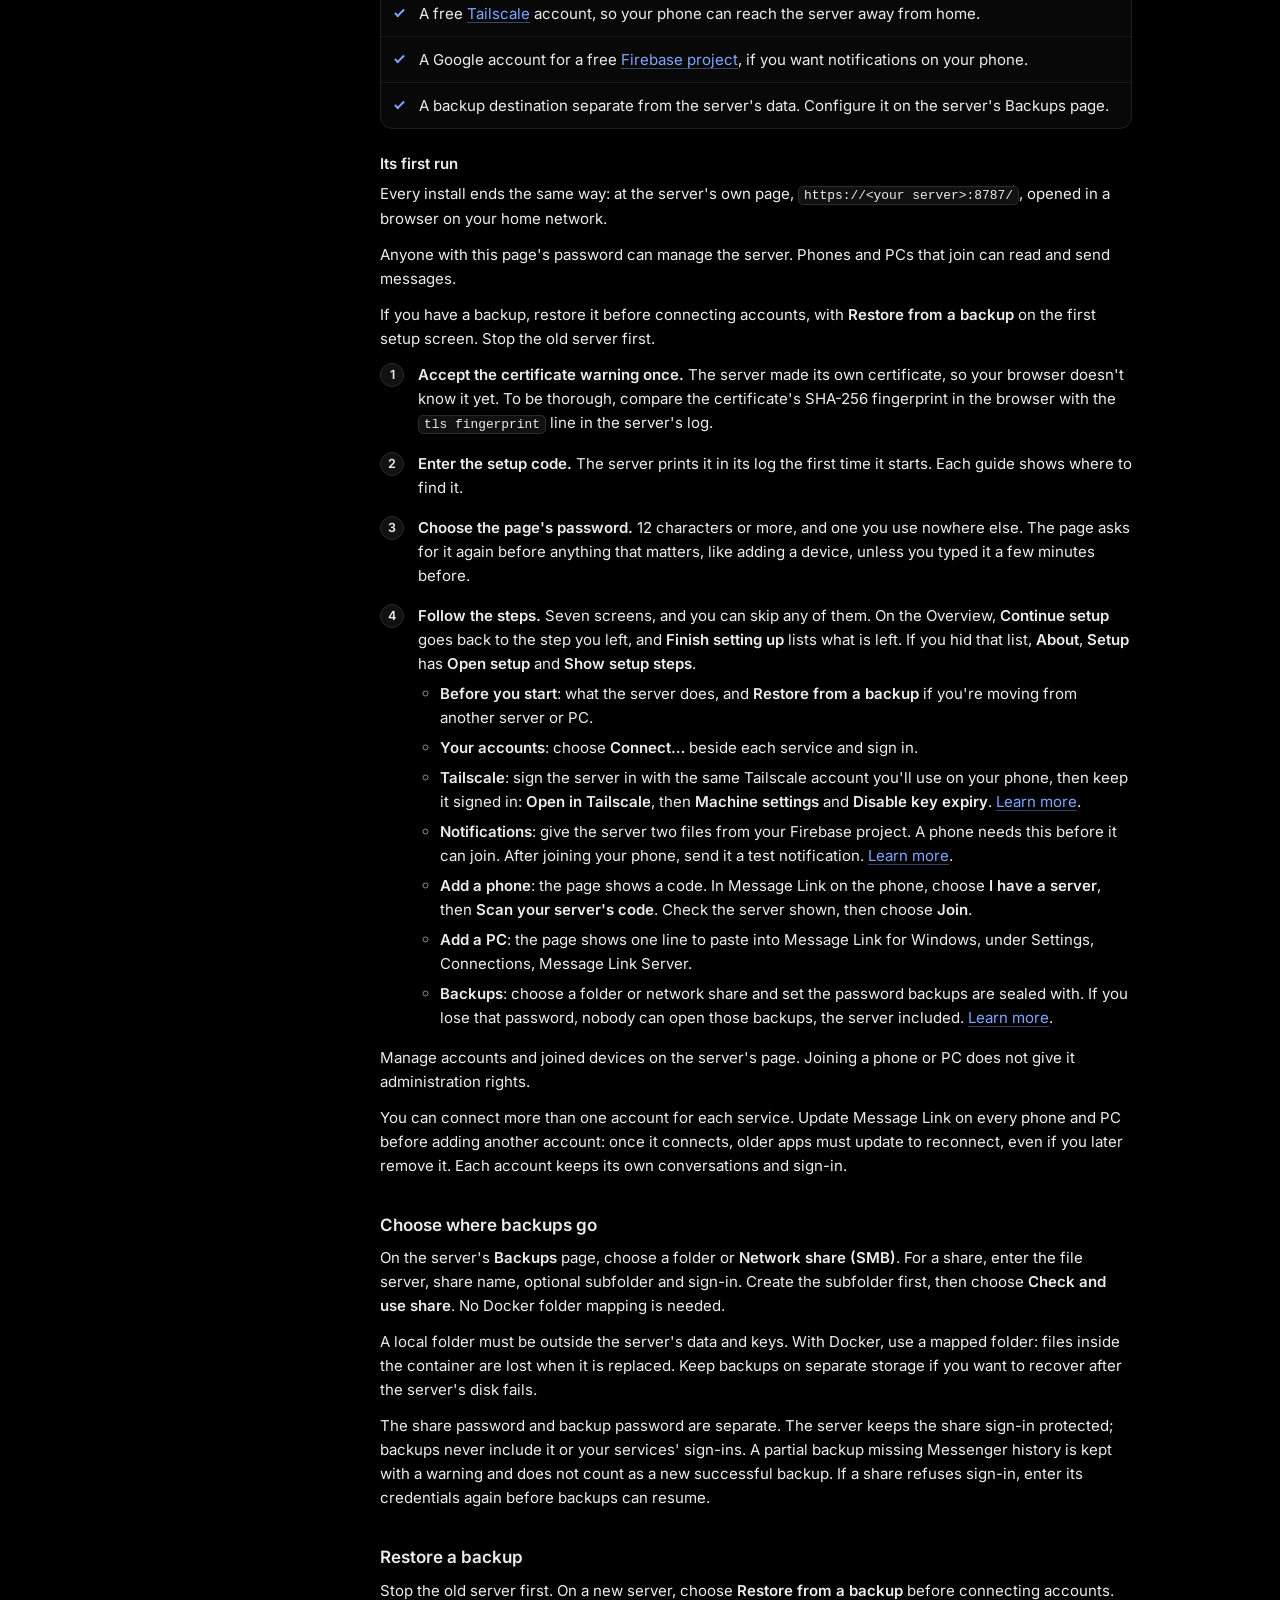
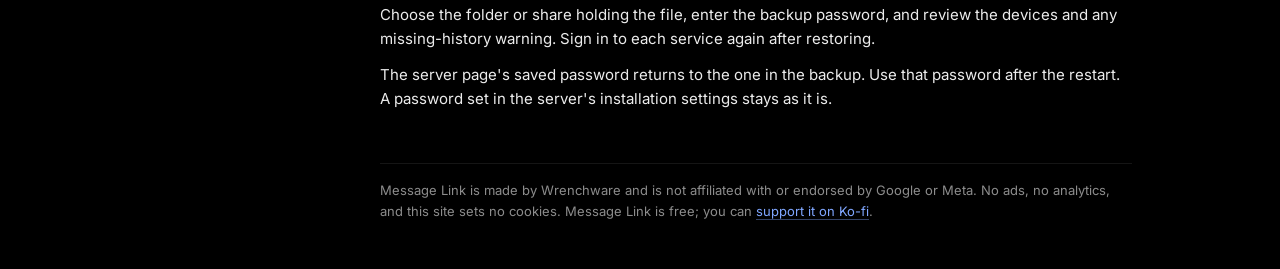
<file: setup/index.html>
<!doctype html>
<html lang="en">
<head>
<meta charset="utf-8">
<meta name="viewport" content="width=device-width, initial-scale=1">
<title>Get started · Message Link</title>
<meta name="description" content="How Message Link fits together: one server keeps your accounts connected, and every PC and phone joins it. Choose where the server runs.">
<link rel="icon" href="../assets/icon-32.png" sizes="32x32" type="image/png">
<link rel="apple-touch-icon" href="../assets/icon-192.png">
<link rel="stylesheet" href="../assets/site.css">
</head>
<body>
<aside class="side">
  <a class="brand" href="../"><img src="../assets/icon-64.png" alt="" width="40" height="40">Message Link</a>
  <nav aria-label="Site">
    <a href="../"><svg viewBox="0 0 24 24" width="16" height="16" fill="none" stroke="currentColor" stroke-width="1.7" stroke-linecap="round" stroke-linejoin="round" aria-hidden="true"><path d="M3.5 10.5 12 3.5l8.5 7V20a.5.5 0 0 1-.5.5h-5v-6h-6v6H4a.5.5 0 0 1-.5-.5z"/></svg><span>Overview</span></a>
    <a href="../setup/" class="here" aria-current="page"><svg viewBox="0 0 24 24" width="16" height="16" fill="none" stroke="currentColor" stroke-width="1.7" stroke-linecap="round" stroke-linejoin="round" aria-hidden="true"><circle cx="12" cy="12" r="8.5"/><path d="m15.2 8.8-2 4.4-4.4 2 2-4.4z"/></svg><span>Get started</span></a>
    <p class="grp">Apps</p>
    <a href="../windows/"><svg viewBox="0 0 24 24" width="16" height="16" fill="none" stroke="currentColor" stroke-width="1.7" stroke-linecap="round" stroke-linejoin="round" aria-hidden="true"><rect x="3.5" y="3.5" width="7.5" height="7.5" rx="1"/><rect x="13" y="3.5" width="7.5" height="7.5" rx="1"/><rect x="3.5" y="13" width="7.5" height="7.5" rx="1"/><rect x="13" y="13" width="7.5" height="7.5" rx="1"/></svg><span>Windows</span></a>
    <a href="../android/"><svg viewBox="0 0 24 24" width="16" height="16" fill="none" stroke="currentColor" stroke-width="1.7" stroke-linecap="round" stroke-linejoin="round" aria-hidden="true"><rect x="6.5" y="3" width="11" height="18" rx="2"/><path d="M11 17.5h2"/></svg><span>Android</span></a>
    <p class="grp">Always-on server</p>
    <a href="../unraid/"><svg viewBox="0 0 24 24" width="16" height="16" fill="none" stroke="currentColor" stroke-width="1.7" stroke-linecap="round" stroke-linejoin="round" aria-hidden="true"><rect x="3.5" y="4" width="17" height="7" rx="1.5"/><rect x="3.5" y="13" width="17" height="7" rx="1.5"/><path d="M7.5 7.5h.01M7.5 16.5h.01"/></svg><span>Unraid</span></a>
    <a href="../proxmox/"><svg viewBox="0 0 24 24" width="16" height="16" fill="none" stroke="currentColor" stroke-width="1.7" stroke-linecap="round" stroke-linejoin="round" aria-hidden="true"><path d="M12 3.5 20.5 8 12 12.5 3.5 8z"/><path d="m3.5 12 8.5 4.5 8.5-4.5"/><path d="m3.5 16 8.5 4.5 8.5-4.5"/></svg><span>Proxmox</span></a>
    <a href="../docker/"><svg viewBox="0 0 24 24" width="16" height="16" fill="none" stroke="currentColor" stroke-width="1.7" stroke-linecap="round" stroke-linejoin="round" aria-hidden="true"><rect x="3.5" y="4" width="17" height="5" rx="1"/><path d="M5 9v10a1 1 0 0 0 1 1h12a1 1 0 0 0 1-1V9M10 13h4"/></svg><span>Docker</span></a>
    <a href="../linux/"><svg viewBox="0 0 24 24" width="16" height="16" fill="none" stroke="currentColor" stroke-width="1.7" stroke-linecap="round" stroke-linejoin="round" aria-hidden="true"><rect x="3.5" y="4.5" width="17" height="15" rx="1.5"/><path d="m7.5 9.5 3 2.5-3 2.5M12.5 15h4"/></svg><span>Linux</span></a>
    <p class="grp">Server</p>
    <a href="../tailscale/"><svg viewBox="0 0 24 24" width="16" height="16" fill="none" stroke="currentColor" stroke-width="1.7" stroke-linecap="round" stroke-linejoin="round" aria-hidden="true"><circle cx="12" cy="12" r="8.5"/><path d="M3.5 12h17M12 3.5c2.3 2.4 3.5 5.3 3.5 8.5s-1.2 6.1-3.5 8.5c-2.3-2.4-3.5-5.3-3.5-8.5S9.7 5.9 12 3.5z"/></svg><span>Tailscale</span></a>
    <a href="../firebase/"><svg viewBox="0 0 24 24" width="16" height="16" fill="none" stroke="currentColor" stroke-width="1.7" stroke-linecap="round" stroke-linejoin="round" aria-hidden="true"><path d="M6 9a6 6 0 0 1 12 0c0 6 2.5 8 2.5 8h-17S6 15 6 9"/><path d="M10 20.5a2.2 2.2 0 0 0 4 0"/></svg><span>Notifications</span></a>
    <a class="end" href="../security/"><svg viewBox="0 0 24 24" width="16" height="16" fill="none" stroke="currentColor" stroke-width="1.7" stroke-linecap="round" stroke-linejoin="round" aria-hidden="true"><rect x="5" y="10.5" width="14" height="10" rx="1.5"/><path d="M8.5 10.5V7.5a3.5 3.5 0 0 1 7 0v3"/></svg><span>Security</span></a>
    <a href="../privacy/"><svg viewBox="0 0 24 24" width="16" height="16" fill="none" stroke="currentColor" stroke-width="1.7" stroke-linecap="round" stroke-linejoin="round" aria-hidden="true"><path d="M12 3.5 19.5 6v5.5c0 4.5-3.2 7.7-7.5 9-4.3-1.3-7.5-4.5-7.5-9V6z"/></svg><span>Privacy policy</span></a>
  </nav>
</aside>

<div class="pane">
<header class="top"><p><span class="here">Get started</span></p></header>

<main>
  <h1>Get started</h1>
  <p class="lead">Message Link Server keeps your accounts connected. Every PC and phone you use joins it, so they all show the same conversations.</p>

  <div class="shape" role="img" aria-label="Two PCs and a phone, each joined to one Message Link Server that holds your accounts.">
    <div class="devices">
      <span><svg viewBox="0 0 24 24" width="16" height="16" fill="none" stroke="currentColor" stroke-width="1.7" stroke-linecap="round" stroke-linejoin="round" aria-hidden="true"><rect x="3" y="4.5" width="18" height="12" rx="1.5"/><path d="M9 20h6M12 16.5V20"/></svg>Your PC</span>
      <span><svg viewBox="0 0 24 24" width="16" height="16" fill="none" stroke="currentColor" stroke-width="1.7" stroke-linecap="round" stroke-linejoin="round" aria-hidden="true"><rect x="3" y="4.5" width="18" height="12" rx="1.5"/><path d="M9 20h6M12 16.5V20"/></svg>Another PC</span>
      <span><svg viewBox="0 0 24 24" width="16" height="16" fill="none" stroke="currentColor" stroke-width="1.7" stroke-linecap="round" stroke-linejoin="round" aria-hidden="true"><rect x="6.5" y="3" width="11" height="18" rx="2"/><path d="M11 17.5h2"/></svg>Your phone</span>
    </div>
    <svg class="wires" viewBox="0 0 300 40" preserveAspectRatio="none" aria-hidden="true"><path d="M50 0 150 40M150 0v40M250 0 150 40"/></svg>
    <div class="hub"><strong>Message Link Server</strong><span>Google Messages, Messenger, Google Voice and Instagram stay signed in here</span></div>
  </div>

  <h2 id="where">Where should your server run?</h2>
  <p>Any number of PCs and phones can join either way.</p>
  <div class="choices">
    <section class="choice">
      <h3>On your Windows PC</h3>
      <p>Built into Message Link for Windows, so there's nothing else to install. Your accounts stay connected while the PC is on and you're signed in to Windows.</p>
      <div class="cards">
        <a class="card" href="../windows/">
          <h3>Windows</h3>
          <p>Install Message Link and connect your accounts.</p>
          <span class="more">Windows guide</span>
        </a>
      </div>
    </section>
    <section class="choice" id="home-server">
      <h3>On a computer that's always on</h3>
      <p>A home server or NAS. Your accounts stay connected all day, so your phone gets messages while your PC is asleep.</p>
      <div class="cards">
        <a class="card has-logo" href="../unraid/"><img class="card-logo" src="../assets/logos/unraid.svg" alt="" width="22" height="22"><h3>Unraid <span class="tag">Not listed yet</span></h3><p>From Community Applications.</p><span class="more">Unraid guide</span></a>
        <a class="card has-logo" href="../proxmox/"><img class="card-logo" src="../assets/logos/proxmox.svg" alt="" width="22" height="22"><h3>Proxmox</h3><p>An LXC container.</p><span class="more">Proxmox guide</span></a>
        <a class="card has-logo" href="../docker/"><img class="card-logo" src="../assets/logos/docker.svg" alt="" width="22" height="22"><h3>Docker</h3><p>With Docker Compose.</p><span class="more">Docker guide</span></a>
        <a class="card has-logo" href="../linux/"><img class="card-logo" src="../assets/logos/linux.svg" alt="" width="22" height="22"><h3>Linux</h3><p>A systemd service.</p><span class="more">Linux guide</span></a>
      </div>
    </section>
  </div>
  <p>If you're not sure, start on your PC. To move to an always-on server later, restore your PC's backup on the new server, then sign in to each service again there. <a href="#restore">Learn more</a>.</p>

  <h2 id="devices">Add your devices</h2>
  <p>Each one is added from the server's page, which you open in a browser.</p>
  <dl class="fields">
    <div>
      <dt>A PC</dt>
      <dd><strong>Add a PC</strong> on the server's page shows one line. Paste it into Message Link for Windows, under <strong>Settings</strong>, <strong>Connections</strong>, <strong>Message Link Server</strong>.</dd>
    </div>
    <div>
      <dt>A phone</dt>
      <dd><strong>Add a phone</strong> shows a code. In Message Link on the phone, choose <strong>I have a server</strong>, then <strong>Scan your server's code</strong>. <a href="../android/#join">Learn more</a>.</dd>
    </div>
    <div>
      <dt>Away from home</dt>
      <dd>Phones and other PCs reach the server through <a href="../tailscale/">Tailscale</a>, a free account of your own. Set it up on the server's page before adding them.</dd>
    </div>
    <div>
      <dt>Phone notifications</dt>
      <dd>A free <a href="../firebase/">Firebase project</a> of your own. A phone needs it before it can join.</dd>
    </div>
  </dl>

  <h2 id="always-on">An always-on server</h2>
  <h3>What it needs</h3>
  <ul class="box checks">
    <li>A 64-bit x86 computer that stays on. ARM boards like the Raspberry Pi aren't supported.</li>
    <li>Allow about 4 GB of memory for the server and its sign-in browser. The Docker image includes Chrome for all four services.</li>
    <li>One port on your home network, 8787 by default. Nothing needs opening to the internet.</li>
    <li>A free <a href="../tailscale/">Tailscale</a> account, so your phone can reach the server away from home.</li>
    <li>A Google account for a free <a href="../firebase/">Firebase project</a>, if you want notifications on your phone.</li>
    <li>A backup destination separate from the server's data. Configure it on the server's Backups page.</li>
  </ul>

  <h3 id="first-run">Its first run</h3>
  <p>Every install ends the same way: at the server's own page, <code>https://&lt;your server&gt;:8787/</code>, opened in a browser on your home network.</p>
  <p>Anyone with this page's password can manage the server. Phones and PCs that join can read and send messages.</p>
  <p>If you have a backup, restore it before connecting accounts, with <strong>Restore from a backup</strong> on the first setup screen. Stop the old server first.</p>
  <ol class="steps">
    <li><strong>Accept the certificate warning once.</strong> The server made its own certificate, so your browser doesn't know it yet. To be thorough, compare the certificate's SHA-256 fingerprint in the browser with the <code>tls fingerprint</code> line in the server's log.</li>
    <li><strong>Enter the setup code.</strong> The server prints it in its log the first time it starts. Each guide shows where to find it.</li>
    <li><strong>Choose the page's password.</strong> 12 characters or more, and one you use nowhere else. The page asks for it again before anything that matters, like adding a device, unless you typed it a few minutes before.</li>
    <li><strong>Follow the steps.</strong> Seven screens, and you can skip any of them. On the Overview, <strong>Continue setup</strong> goes back to the step you left, and <strong>Finish setting up</strong> lists what is left. If you hid that list, <strong>About</strong>, <strong>Setup</strong> has <strong>Open setup</strong> and <strong>Show setup steps</strong>.
      <ul>
        <li><strong>Before you start</strong>: what the server does, and <strong>Restore from a backup</strong> if you're moving from another server or PC.</li>
        <li><strong>Your accounts</strong>: choose <strong>Connect…</strong> beside each service and sign in.</li>
        <li><strong>Tailscale</strong>: sign the server in with the same Tailscale account you'll use on your phone, then keep it signed in: <strong>Open in Tailscale</strong>, then <strong>Machine settings</strong> and <strong>Disable key expiry</strong>. <a href="../tailscale/">Learn more</a>.</li>
        <li><strong>Notifications</strong>: give the server two files from your Firebase project. A phone needs this before it can join. After joining your phone, send it a test notification. <a href="../firebase/">Learn more</a>.</li>
        <li><strong>Add a phone</strong>: the page shows a code. In Message Link on the phone, choose <strong>I have a server</strong>, then <strong>Scan your server's code</strong>. Check the server shown, then choose <strong>Join</strong>.</li>
        <li><strong>Add a PC</strong>: the page shows one line to paste into Message Link for Windows, under Settings, Connections, Message Link Server.</li>
        <li><strong>Backups</strong>: choose a folder or network share and set the password backups are sealed with. If you lose that password, nobody can open those backups, the server included. <a href="#backups">Learn more</a>.</li>
      </ul>
    </li>
  </ol>
  <p>Manage accounts and joined devices on the server's page. Joining a phone or PC does not give it administration rights.</p>
  <p>You can connect more than one account for each service. Update Message Link on every phone and PC before adding another account: once it connects, older apps must update to reconnect, even if you later remove it. Each account keeps its own conversations and sign-in.</p>

  <h2 id="backups">Choose where backups go</h2>
  <p>On the server's <strong>Backups</strong> page, choose a folder or <strong>Network share (SMB)</strong>. For a share, enter the file server, share name, optional subfolder and sign-in. Create the subfolder first, then choose <strong>Check and use share</strong>. No Docker folder mapping is needed.</p>
  <p>A local folder must be outside the server's data and keys. With Docker, use a mapped folder: files inside the container are lost when it is replaced. Keep backups on separate storage if you want to recover after the server's disk fails.</p>
  <p>The share password and backup password are separate. The server keeps the share sign-in protected; backups never include it or your services' sign-ins. A partial backup missing Messenger history is kept with a warning and does not count as a new successful backup. If a share refuses sign-in, enter its credentials again before backups can resume.</p>

  <h2 id="restore">Restore a backup</h2>
  <p>Stop the old server first. On a new server, choose <strong>Restore from a backup</strong> before connecting accounts. Choose the folder or share holding the file, enter the backup password, and review the devices and any missing-history warning. Sign in to each service again after restoring.</p>
  <p>The server page's saved password returns to the one in the backup. Use that password after the restart. A password set in the server's installation settings stays as it is.</p>
</main>

<footer>
  <p>Message Link is made by Wrenchware and is not affiliated with or endorsed by Google or Meta. No ads, no analytics, and this site sets no cookies. Message Link is free; you can <a href="https://ko-fi.com/wrenchware">support it on Ko-fi</a>.</p>
</footer>
</div>
</body>
</html>
</file>
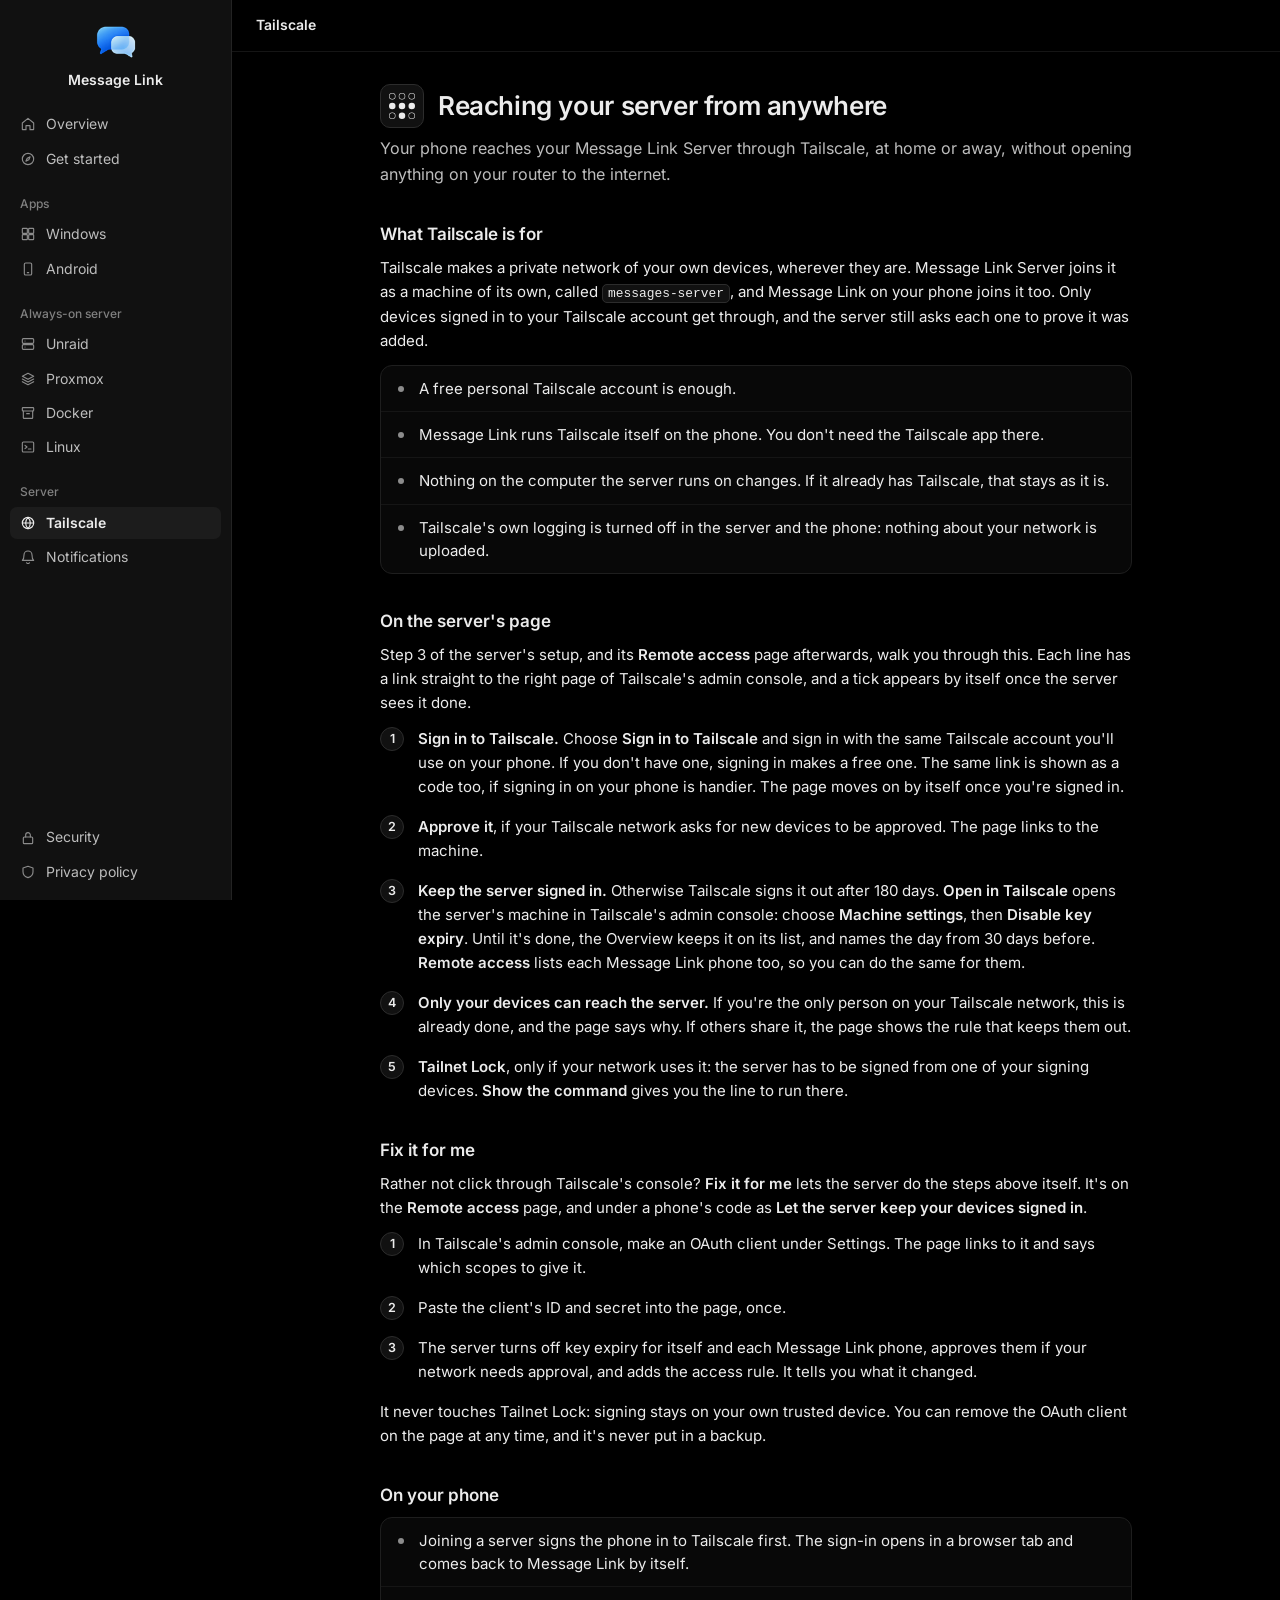
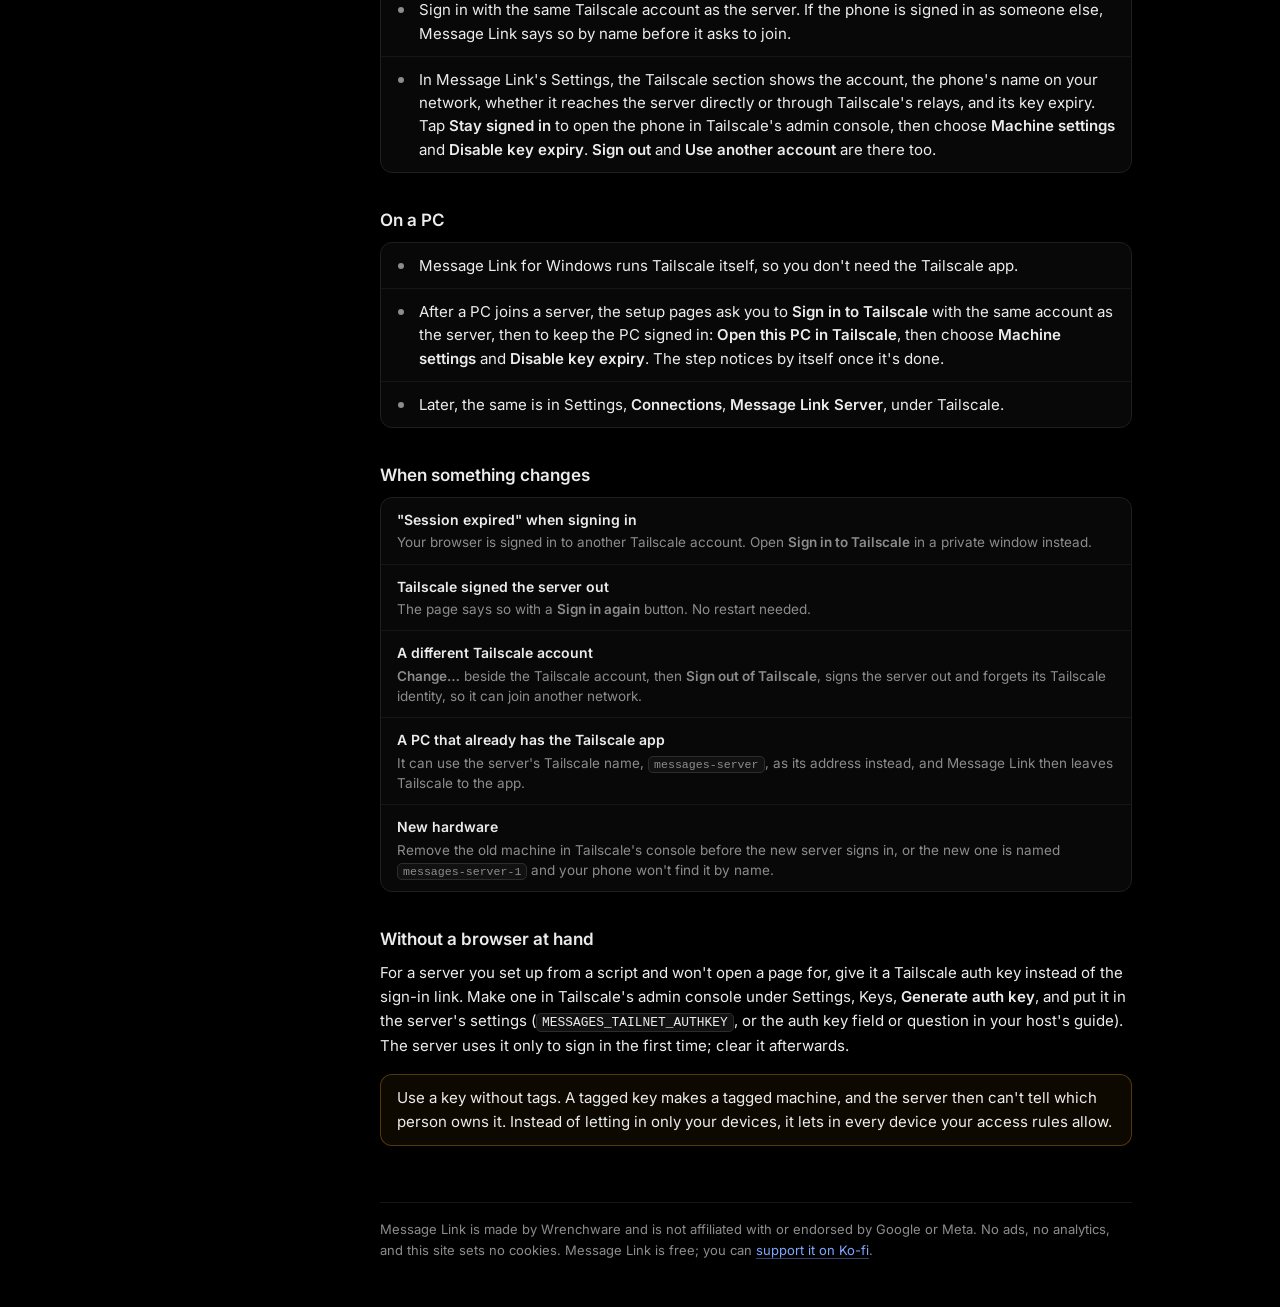
<file: tailscale/index.html>
<!doctype html>
<html lang="en">
<head>
<meta charset="utf-8">
<meta name="viewport" content="width=device-width, initial-scale=1">
<title>Tailscale · Message Link</title>
<meta name="description" content="How Message Link uses Tailscale so your phone reaches your Message Link Server away from home, and the steps the server's page walks you through.">
<link rel="icon" href="../assets/icon-32.png" sizes="32x32" type="image/png">
<link rel="apple-touch-icon" href="../assets/icon-192.png">
<link rel="stylesheet" href="../assets/site.css">
</head>
<body>
<aside class="side">
  <a class="brand" href="../"><img src="../assets/icon-64.png" alt="" width="40" height="40">Message Link</a>
  <nav aria-label="Site">
    <a href="../"><svg viewBox="0 0 24 24" width="16" height="16" fill="none" stroke="currentColor" stroke-width="1.7" stroke-linecap="round" stroke-linejoin="round" aria-hidden="true"><path d="M3.5 10.5 12 3.5l8.5 7V20a.5.5 0 0 1-.5.5h-5v-6h-6v6H4a.5.5 0 0 1-.5-.5z"/></svg><span>Overview</span></a>
    <a href="../setup/"><svg viewBox="0 0 24 24" width="16" height="16" fill="none" stroke="currentColor" stroke-width="1.7" stroke-linecap="round" stroke-linejoin="round" aria-hidden="true"><circle cx="12" cy="12" r="8.5"/><path d="m15.2 8.8-2 4.4-4.4 2 2-4.4z"/></svg><span>Get started</span></a>
    <p class="grp">Apps</p>
    <a href="../windows/"><svg viewBox="0 0 24 24" width="16" height="16" fill="none" stroke="currentColor" stroke-width="1.7" stroke-linecap="round" stroke-linejoin="round" aria-hidden="true"><rect x="3.5" y="3.5" width="7.5" height="7.5" rx="1"/><rect x="13" y="3.5" width="7.5" height="7.5" rx="1"/><rect x="3.5" y="13" width="7.5" height="7.5" rx="1"/><rect x="13" y="13" width="7.5" height="7.5" rx="1"/></svg><span>Windows</span></a>
    <a href="../android/"><svg viewBox="0 0 24 24" width="16" height="16" fill="none" stroke="currentColor" stroke-width="1.7" stroke-linecap="round" stroke-linejoin="round" aria-hidden="true"><rect x="6.5" y="3" width="11" height="18" rx="2"/><path d="M11 17.5h2"/></svg><span>Android</span></a>
    <p class="grp">Always-on server</p>
    <a href="../unraid/"><svg viewBox="0 0 24 24" width="16" height="16" fill="none" stroke="currentColor" stroke-width="1.7" stroke-linecap="round" stroke-linejoin="round" aria-hidden="true"><rect x="3.5" y="4" width="17" height="7" rx="1.5"/><rect x="3.5" y="13" width="17" height="7" rx="1.5"/><path d="M7.5 7.5h.01M7.5 16.5h.01"/></svg><span>Unraid</span></a>
    <a href="../proxmox/"><svg viewBox="0 0 24 24" width="16" height="16" fill="none" stroke="currentColor" stroke-width="1.7" stroke-linecap="round" stroke-linejoin="round" aria-hidden="true"><path d="M12 3.5 20.5 8 12 12.5 3.5 8z"/><path d="m3.5 12 8.5 4.5 8.5-4.5"/><path d="m3.5 16 8.5 4.5 8.5-4.5"/></svg><span>Proxmox</span></a>
    <a href="../docker/"><svg viewBox="0 0 24 24" width="16" height="16" fill="none" stroke="currentColor" stroke-width="1.7" stroke-linecap="round" stroke-linejoin="round" aria-hidden="true"><rect x="3.5" y="4" width="17" height="5" rx="1"/><path d="M5 9v10a1 1 0 0 0 1 1h12a1 1 0 0 0 1-1V9M10 13h4"/></svg><span>Docker</span></a>
    <a href="../linux/"><svg viewBox="0 0 24 24" width="16" height="16" fill="none" stroke="currentColor" stroke-width="1.7" stroke-linecap="round" stroke-linejoin="round" aria-hidden="true"><rect x="3.5" y="4.5" width="17" height="15" rx="1.5"/><path d="m7.5 9.5 3 2.5-3 2.5M12.5 15h4"/></svg><span>Linux</span></a>
    <p class="grp">Server</p>
    <a href="../tailscale/" class="here" aria-current="page"><svg viewBox="0 0 24 24" width="16" height="16" fill="none" stroke="currentColor" stroke-width="1.7" stroke-linecap="round" stroke-linejoin="round" aria-hidden="true"><circle cx="12" cy="12" r="8.5"/><path d="M3.5 12h17M12 3.5c2.3 2.4 3.5 5.3 3.5 8.5s-1.2 6.1-3.5 8.5c-2.3-2.4-3.5-5.3-3.5-8.5S9.7 5.9 12 3.5z"/></svg><span>Tailscale</span></a>
    <a href="../firebase/"><svg viewBox="0 0 24 24" width="16" height="16" fill="none" stroke="currentColor" stroke-width="1.7" stroke-linecap="round" stroke-linejoin="round" aria-hidden="true"><path d="M6 9a6 6 0 0 1 12 0c0 6 2.5 8 2.5 8h-17S6 15 6 9"/><path d="M10 20.5a2.2 2.2 0 0 0 4 0"/></svg><span>Notifications</span></a>
    <a class="end" href="../security/"><svg viewBox="0 0 24 24" width="16" height="16" fill="none" stroke="currentColor" stroke-width="1.7" stroke-linecap="round" stroke-linejoin="round" aria-hidden="true"><rect x="5" y="10.5" width="14" height="10" rx="1.5"/><path d="M8.5 10.5V7.5a3.5 3.5 0 0 1 7 0v3"/></svg><span>Security</span></a>
    <a href="../privacy/"><svg viewBox="0 0 24 24" width="16" height="16" fill="none" stroke="currentColor" stroke-width="1.7" stroke-linecap="round" stroke-linejoin="round" aria-hidden="true"><path d="M12 3.5 19.5 6v5.5c0 4.5-3.2 7.7-7.5 9-4.3-1.3-7.5-4.5-7.5-9V6z"/></svg><span>Privacy policy</span></a>
  </nav>
</aside>

<div class="pane">
<header class="top"><p><span class="here">Tailscale</span></p></header>

<main>
  <h1 class="with-logo"><span class="logo"><img src="../assets/logos/tailscale.svg" alt="" width="26" height="26"></span>Reaching your server from anywhere</h1>
  <p class="lead">Your phone reaches your Message Link Server through Tailscale, at home or away, without opening anything on your router to the internet.</p>

  <h2>What Tailscale is for</h2>
  <p>Tailscale makes a private network of your own devices, wherever they are. Message Link Server joins it as a machine of its own, called <code>messages-server</code>, and Message Link on your phone joins it too. Only devices signed in to your Tailscale account get through, and the server still asks each one to prove it was added.</p>
  <ul class="box">
    <li>A free personal Tailscale account is enough.</li>
    <li>Message Link runs Tailscale itself on the phone. You don't need the Tailscale app there.</li>
    <li>Nothing on the computer the server runs on changes. If it already has Tailscale, that stays as it is.</li>
    <li>Tailscale's own logging is turned off in the server and the phone: nothing about your network is uploaded.</li>
  </ul>

  <h2>On the server's page</h2>
  <p>Step 3 of the server's setup, and its <strong>Remote access</strong> page afterwards, walk you through this. Each line has a link straight to the right page of Tailscale's admin console, and a tick appears by itself once the server sees it done.</p>
  <ol class="steps">
    <li><p><strong>Sign in to Tailscale.</strong> Choose <strong>Sign in to Tailscale</strong> and sign in with the same Tailscale account you'll use on your phone. If you don't have one, signing in makes a free one. The same link is shown as a code too, if signing in on your phone is handier. The page moves on by itself once you're signed in.</p></li>
    <li><p><strong>Approve it</strong>, if your Tailscale network asks for new devices to be approved. The page links to the machine.</p></li>
    <li><p><strong>Keep the server signed in.</strong> Otherwise Tailscale signs it out after 180 days. <strong>Open in Tailscale</strong> opens the server's machine in Tailscale's admin console: choose <strong>Machine settings</strong>, then <strong>Disable key expiry</strong>. Until it's done, the Overview keeps it on its list, and names the day from 30 days before. <strong>Remote access</strong> lists each Message Link phone too, so you can do the same for them.</p></li>
    <li><p><strong>Only your devices can reach the server.</strong> If you're the only person on your Tailscale network, this is already done, and the page says why. If others share it, the page shows the rule that keeps them out.</p></li>
    <li><p><strong>Tailnet Lock</strong>, only if your network uses it: the server has to be signed from one of your signing devices. <strong>Show the command</strong> gives you the line to run there.</p></li>
  </ol>

  <h2 id="fix-it">Fix it for me</h2>
  <p>Rather not click through Tailscale's console? <strong>Fix it for me</strong> lets the server do the steps above itself. It's on the <strong>Remote access</strong> page, and under a phone's code as <strong>Let the server keep your devices signed in</strong>.</p>
  <ol class="steps">
    <li>In Tailscale's admin console, make an OAuth client under Settings. The page links to it and says which scopes to give it.</li>
    <li>Paste the client's ID and secret into the page, once.</li>
    <li>The server turns off key expiry for itself and each Message Link phone, approves them if your network needs approval, and adds the access rule. It tells you what it changed.</li>
  </ol>
  <p>It never touches Tailnet Lock: signing stays on your own trusted device. You can remove the OAuth client on the page at any time, and it's never put in a backup.</p>

  <h2>On your phone</h2>
  <ul class="box">
    <li>Joining a server signs the phone in to Tailscale first. The sign-in opens in a browser tab and comes back to Message Link by itself.</li>
    <li>Sign in with the same Tailscale account as the server. If the phone is signed in as someone else, Message Link says so by name before it asks to join.</li>
    <li>In Message Link's Settings, the Tailscale section shows the account, the phone's name on your network, whether it reaches the server directly or through Tailscale's relays, and its key expiry. Tap <strong>Stay signed in</strong> to open the phone in Tailscale's admin console, then choose <strong>Machine settings</strong> and <strong>Disable key expiry</strong>. <strong>Sign out</strong> and <strong>Use another account</strong> are there too.</li>
  </ul>

  <h2 id="pc">On a PC</h2>
  <ul class="box">
    <li>Message Link for Windows runs Tailscale itself, so you don't need the Tailscale app.</li>
    <li>After a PC joins a server, the setup pages ask you to <strong>Sign in to Tailscale</strong> with the same account as the server, then to keep the PC signed in: <strong>Open this PC in Tailscale</strong>, then choose <strong>Machine settings</strong> and <strong>Disable key expiry</strong>. The step notices by itself once it's done.</li>
    <li>Later, the same is in Settings, <strong>Connections</strong>, <strong>Message Link Server</strong>, under Tailscale.</li>
  </ul>

  <h2>When something changes</h2>
  <dl class="fields">
    <div><dt>"Session expired" when signing in</dt><dd>Your browser is signed in to another Tailscale account. Open <strong>Sign in to Tailscale</strong> in a private window instead.</dd></div>
    <div><dt>Tailscale signed the server out</dt><dd>The page says so with a <strong>Sign in again</strong> button. No restart needed.</dd></div>
    <div><dt>A different Tailscale account</dt><dd><strong>Change…</strong> beside the Tailscale account, then <strong>Sign out of Tailscale</strong>, signs the server out and forgets its Tailscale identity, so it can join another network.</dd></div>
    <div><dt>A PC that already has the Tailscale app</dt><dd>It can use the server's Tailscale name, <code>messages-server</code>, as its address instead, and Message Link then leaves Tailscale to the app.</dd></div>
    <div><dt>New hardware</dt><dd>Remove the old machine in Tailscale's console before the new server signs in, or the new one is named <code>messages-server-1</code> and your phone won't find it by name.</dd></div>
  </dl>

  <h2 id="auth-key">Without a browser at hand</h2>
  <p>For a server you set up from a script and won't open a page for, give it a Tailscale auth key instead of the sign-in link. Make one in Tailscale's admin console under Settings, Keys, <strong>Generate auth key</strong>, and put it in the server's settings (<code>MESSAGES_TAILNET_AUTHKEY</code>, or the auth key field or question in your host's guide). The server uses it only to sign in the first time; clear it afterwards.</p>
  <div class="note warn">
    <p>Use a key without tags. A tagged key makes a tagged machine, and the server then can't tell which person owns it. Instead of letting in only your devices, it lets in every device your access rules allow.</p>
  </div>
</main>

<footer>
  <p>Message Link is made by Wrenchware and is not affiliated with or endorsed by Google or Meta. No ads, no analytics, and this site sets no cookies. Message Link is free; you can <a href="https://ko-fi.com/wrenchware">support it on Ko-fi</a>.</p>
</footer>
</div>
</body>
</html>
</file>
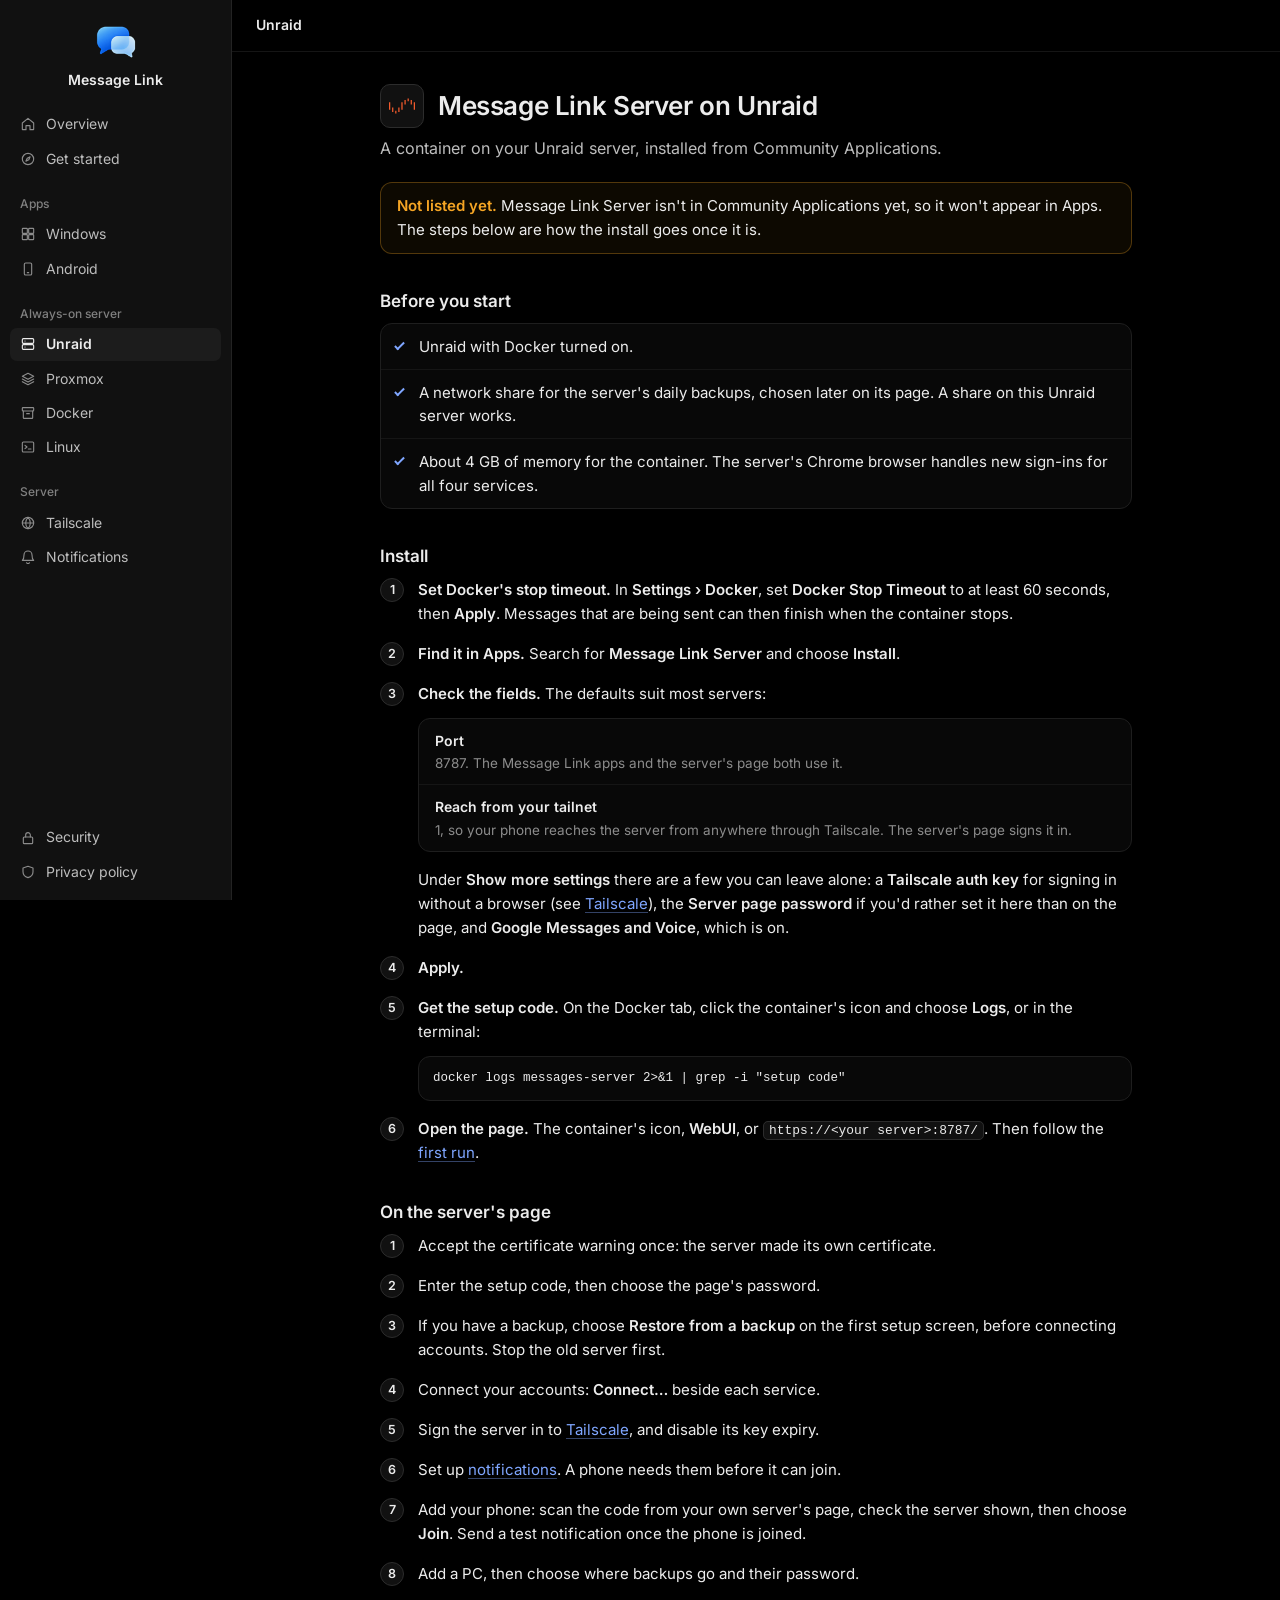
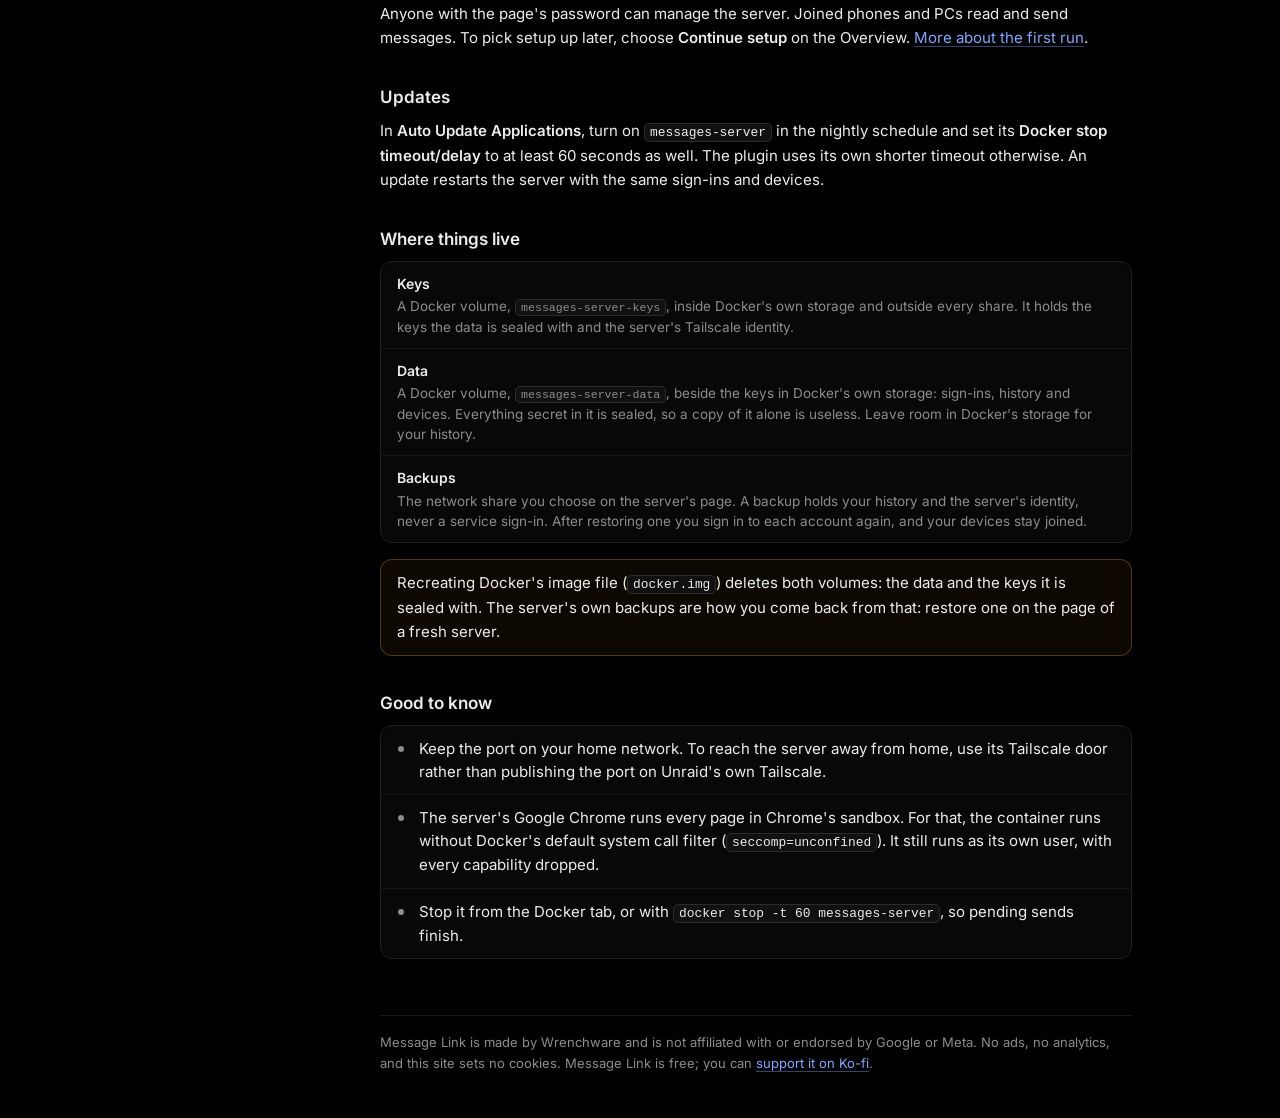
<file: unraid/index.html>
<!doctype html>
<html lang="en">
<head>
<meta charset="utf-8">
<meta name="viewport" content="width=device-width, initial-scale=1">
<title>Unraid · Message Link</title>
<meta name="description" content="Run Message Link Server as a container on Unraid: the folders, the template's fields, the setup code, updates and backups.">
<link rel="icon" href="../assets/icon-32.png" sizes="32x32" type="image/png">
<link rel="apple-touch-icon" href="../assets/icon-192.png">
<link rel="stylesheet" href="../assets/site.css">
</head>
<body>
<aside class="side">
  <a class="brand" href="../"><img src="../assets/icon-64.png" alt="" width="40" height="40">Message Link</a>
  <nav aria-label="Site">
    <a href="../"><svg viewBox="0 0 24 24" width="16" height="16" fill="none" stroke="currentColor" stroke-width="1.7" stroke-linecap="round" stroke-linejoin="round" aria-hidden="true"><path d="M3.5 10.5 12 3.5l8.5 7V20a.5.5 0 0 1-.5.5h-5v-6h-6v6H4a.5.5 0 0 1-.5-.5z"/></svg><span>Overview</span></a>
    <a href="../setup/"><svg viewBox="0 0 24 24" width="16" height="16" fill="none" stroke="currentColor" stroke-width="1.7" stroke-linecap="round" stroke-linejoin="round" aria-hidden="true"><circle cx="12" cy="12" r="8.5"/><path d="m15.2 8.8-2 4.4-4.4 2 2-4.4z"/></svg><span>Get started</span></a>
    <p class="grp">Apps</p>
    <a href="../windows/"><svg viewBox="0 0 24 24" width="16" height="16" fill="none" stroke="currentColor" stroke-width="1.7" stroke-linecap="round" stroke-linejoin="round" aria-hidden="true"><rect x="3.5" y="3.5" width="7.5" height="7.5" rx="1"/><rect x="13" y="3.5" width="7.5" height="7.5" rx="1"/><rect x="3.5" y="13" width="7.5" height="7.5" rx="1"/><rect x="13" y="13" width="7.5" height="7.5" rx="1"/></svg><span>Windows</span></a>
    <a href="../android/"><svg viewBox="0 0 24 24" width="16" height="16" fill="none" stroke="currentColor" stroke-width="1.7" stroke-linecap="round" stroke-linejoin="round" aria-hidden="true"><rect x="6.5" y="3" width="11" height="18" rx="2"/><path d="M11 17.5h2"/></svg><span>Android</span></a>
    <p class="grp">Always-on server</p>
    <a href="../unraid/" class="here" aria-current="page"><svg viewBox="0 0 24 24" width="16" height="16" fill="none" stroke="currentColor" stroke-width="1.7" stroke-linecap="round" stroke-linejoin="round" aria-hidden="true"><rect x="3.5" y="4" width="17" height="7" rx="1.5"/><rect x="3.5" y="13" width="17" height="7" rx="1.5"/><path d="M7.5 7.5h.01M7.5 16.5h.01"/></svg><span>Unraid</span></a>
    <a href="../proxmox/"><svg viewBox="0 0 24 24" width="16" height="16" fill="none" stroke="currentColor" stroke-width="1.7" stroke-linecap="round" stroke-linejoin="round" aria-hidden="true"><path d="M12 3.5 20.5 8 12 12.5 3.5 8z"/><path d="m3.5 12 8.5 4.5 8.5-4.5"/><path d="m3.5 16 8.5 4.5 8.5-4.5"/></svg><span>Proxmox</span></a>
    <a href="../docker/"><svg viewBox="0 0 24 24" width="16" height="16" fill="none" stroke="currentColor" stroke-width="1.7" stroke-linecap="round" stroke-linejoin="round" aria-hidden="true"><rect x="3.5" y="4" width="17" height="5" rx="1"/><path d="M5 9v10a1 1 0 0 0 1 1h12a1 1 0 0 0 1-1V9M10 13h4"/></svg><span>Docker</span></a>
    <a href="../linux/"><svg viewBox="0 0 24 24" width="16" height="16" fill="none" stroke="currentColor" stroke-width="1.7" stroke-linecap="round" stroke-linejoin="round" aria-hidden="true"><rect x="3.5" y="4.5" width="17" height="15" rx="1.5"/><path d="m7.5 9.5 3 2.5-3 2.5M12.5 15h4"/></svg><span>Linux</span></a>
    <p class="grp">Server</p>
    <a href="../tailscale/"><svg viewBox="0 0 24 24" width="16" height="16" fill="none" stroke="currentColor" stroke-width="1.7" stroke-linecap="round" stroke-linejoin="round" aria-hidden="true"><circle cx="12" cy="12" r="8.5"/><path d="M3.5 12h17M12 3.5c2.3 2.4 3.5 5.3 3.5 8.5s-1.2 6.1-3.5 8.5c-2.3-2.4-3.5-5.3-3.5-8.5S9.7 5.9 12 3.5z"/></svg><span>Tailscale</span></a>
    <a href="../firebase/"><svg viewBox="0 0 24 24" width="16" height="16" fill="none" stroke="currentColor" stroke-width="1.7" stroke-linecap="round" stroke-linejoin="round" aria-hidden="true"><path d="M6 9a6 6 0 0 1 12 0c0 6 2.5 8 2.5 8h-17S6 15 6 9"/><path d="M10 20.5a2.2 2.2 0 0 0 4 0"/></svg><span>Notifications</span></a>
    <a class="end" href="../security/"><svg viewBox="0 0 24 24" width="16" height="16" fill="none" stroke="currentColor" stroke-width="1.7" stroke-linecap="round" stroke-linejoin="round" aria-hidden="true"><rect x="5" y="10.5" width="14" height="10" rx="1.5"/><path d="M8.5 10.5V7.5a3.5 3.5 0 0 1 7 0v3"/></svg><span>Security</span></a>
    <a href="../privacy/"><svg viewBox="0 0 24 24" width="16" height="16" fill="none" stroke="currentColor" stroke-width="1.7" stroke-linecap="round" stroke-linejoin="round" aria-hidden="true"><path d="M12 3.5 19.5 6v5.5c0 4.5-3.2 7.7-7.5 9-4.3-1.3-7.5-4.5-7.5-9V6z"/></svg><span>Privacy policy</span></a>
  </nav>
</aside>

<div class="pane">
<header class="top"><p><span class="here">Unraid</span></p></header>

<main>
  <h1 class="with-logo"><span class="logo"><img src="../assets/logos/unraid.svg" alt="" width="26" height="26"></span>Message Link Server on Unraid</h1>
  <p class="lead">A container on your Unraid server, installed from Community Applications.</p>

  <div class="note warn">
    <p><strong>Not listed yet.</strong> Message Link Server isn't in Community Applications yet, so it won't appear in Apps. The steps below are how the install goes once it is.</p>
  </div>

  <h2>Before you start</h2>
  <ul class="box checks">
    <li>Unraid with Docker turned on.</li>
    <li>A network share for the server's daily backups, chosen later on its page. A share on this Unraid server works.</li>
    <li>About 4 GB of memory for the container. The server's Chrome browser handles new sign-ins for all four services.</li>
  </ul>

  <h2>Install</h2>
  <ol class="steps">
    <li><p><strong>Set Docker's stop timeout.</strong> In <strong>Settings › Docker</strong>, set <strong>Docker Stop Timeout</strong> to at least 60 seconds, then <strong>Apply</strong>. Messages that are being sent can then finish when the container stops.</p></li>
    <li><p><strong>Find it in Apps.</strong> Search for <strong>Message Link Server</strong> and choose <strong>Install</strong>.</p></li>
    <li>
      <p><strong>Check the fields.</strong> The defaults suit most servers:</p>
      <dl class="fields">
        <div><dt>Port</dt><dd>8787. The Message Link apps and the server's page both use it.</dd></div>
        <div><dt>Reach from your tailnet</dt><dd>1, so your phone reaches the server from anywhere through Tailscale. The server's page signs it in.</dd></div>
      </dl>
      <p>Under <strong>Show more settings</strong> there are a few you can leave alone: a <strong>Tailscale auth key</strong> for signing in without a browser (see <a href="../tailscale/#auth-key">Tailscale</a>), the <strong>Server page password</strong> if you'd rather set it here than on the page, and <strong>Google Messages and Voice</strong>, which is on.</p>
    </li>
    <li><p><strong>Apply.</strong></p></li>
    <li>
      <p><strong>Get the setup code.</strong> On the Docker tab, click the container's icon and choose <strong>Logs</strong>, or in the terminal:</p>
<pre><code>docker logs messages-server 2>&amp;1 | grep -i "setup code"</code></pre>
    </li>
    <li><p><strong>Open the page.</strong> The container's icon, <strong>WebUI</strong>, or <code>https://&lt;your server&gt;:8787/</code>. Then follow the <a href="#first-run">first run</a>.</p></li>
  </ol>

  <h2 id="first-run">On the server's page</h2>
  <ol class="steps">
    <li>Accept the certificate warning once: the server made its own certificate.</li>
    <li>Enter the setup code, then choose the page's password.</li>
    <li>If you have a backup, choose <strong>Restore from a backup</strong> on the first setup screen, before connecting accounts. Stop the old server first.</li>
    <li>Connect your accounts: <strong>Connect…</strong> beside each service.</li>
    <li>Sign the server in to <a href="../tailscale/">Tailscale</a>, and disable its key expiry.</li>
    <li>Set up <a href="../firebase/">notifications</a>. A phone needs them before it can join.</li>
    <li>Add your phone: scan the code from your own server's page, check the server shown, then choose <strong>Join</strong>. Send a test notification once the phone is joined.</li>
    <li>Add a PC, then choose where backups go and their password.</li>
  </ol>
  <p>Anyone with the page's password can manage the server. Joined phones and PCs read and send messages. To pick setup up later, choose <strong>Continue setup</strong> on the Overview. <a href="../setup/#first-run">More about the first run</a>.</p>

  <h2>Updates</h2>
  <p>In <strong>Auto Update Applications</strong>, turn on <code>messages-server</code> in the nightly schedule and set its <strong>Docker stop timeout/delay</strong> to at least 60 seconds as well. The plugin uses its own shorter timeout otherwise. An update restarts the server with the same sign-ins and devices.</p>

  <h2>Where things live</h2>
  <dl class="fields">
    <div><dt>Keys</dt><dd>A Docker volume, <code>messages-server-keys</code>, inside Docker's own storage and outside every share. It holds the keys the data is sealed with and the server's Tailscale identity.</dd></div>
    <div><dt>Data</dt><dd>A Docker volume, <code>messages-server-data</code>, beside the keys in Docker's own storage: sign-ins, history and devices. Everything secret in it is sealed, so a copy of it alone is useless. Leave room in Docker's storage for your history.</dd></div>
    <div><dt>Backups</dt><dd>The network share you choose on the server's page. A backup holds your history and the server's identity, never a service sign-in. After restoring one you sign in to each account again, and your devices stay joined.</dd></div>
  </dl>
  <div class="note warn">
    <p>Recreating Docker's image file (<code>docker.img</code>) deletes both volumes: the data and the keys it is sealed with. The server's own backups are how you come back from that: restore one on the page of a fresh server.</p>
  </div>

  <h2>Good to know</h2>
  <ul class="box">
    <li>Keep the port on your home network. To reach the server away from home, use its Tailscale door rather than publishing the port on Unraid's own Tailscale.</li>
    <li>The server's Google Chrome runs every page in Chrome's sandbox. For that, the container runs without Docker's default system call filter (<code>seccomp=unconfined</code>). It still runs as its own user, with every capability dropped.</li>
    <li>Stop it from the Docker tab, or with <code>docker stop -t 60 messages-server</code>, so pending sends finish.</li>
  </ul>
</main>

<footer>
  <p>Message Link is made by Wrenchware and is not affiliated with or endorsed by Google or Meta. No ads, no analytics, and this site sets no cookies. Message Link is free; you can <a href="https://ko-fi.com/wrenchware">support it on Ko-fi</a>.</p>
</footer>
</div>
</body>
</html>
</file>
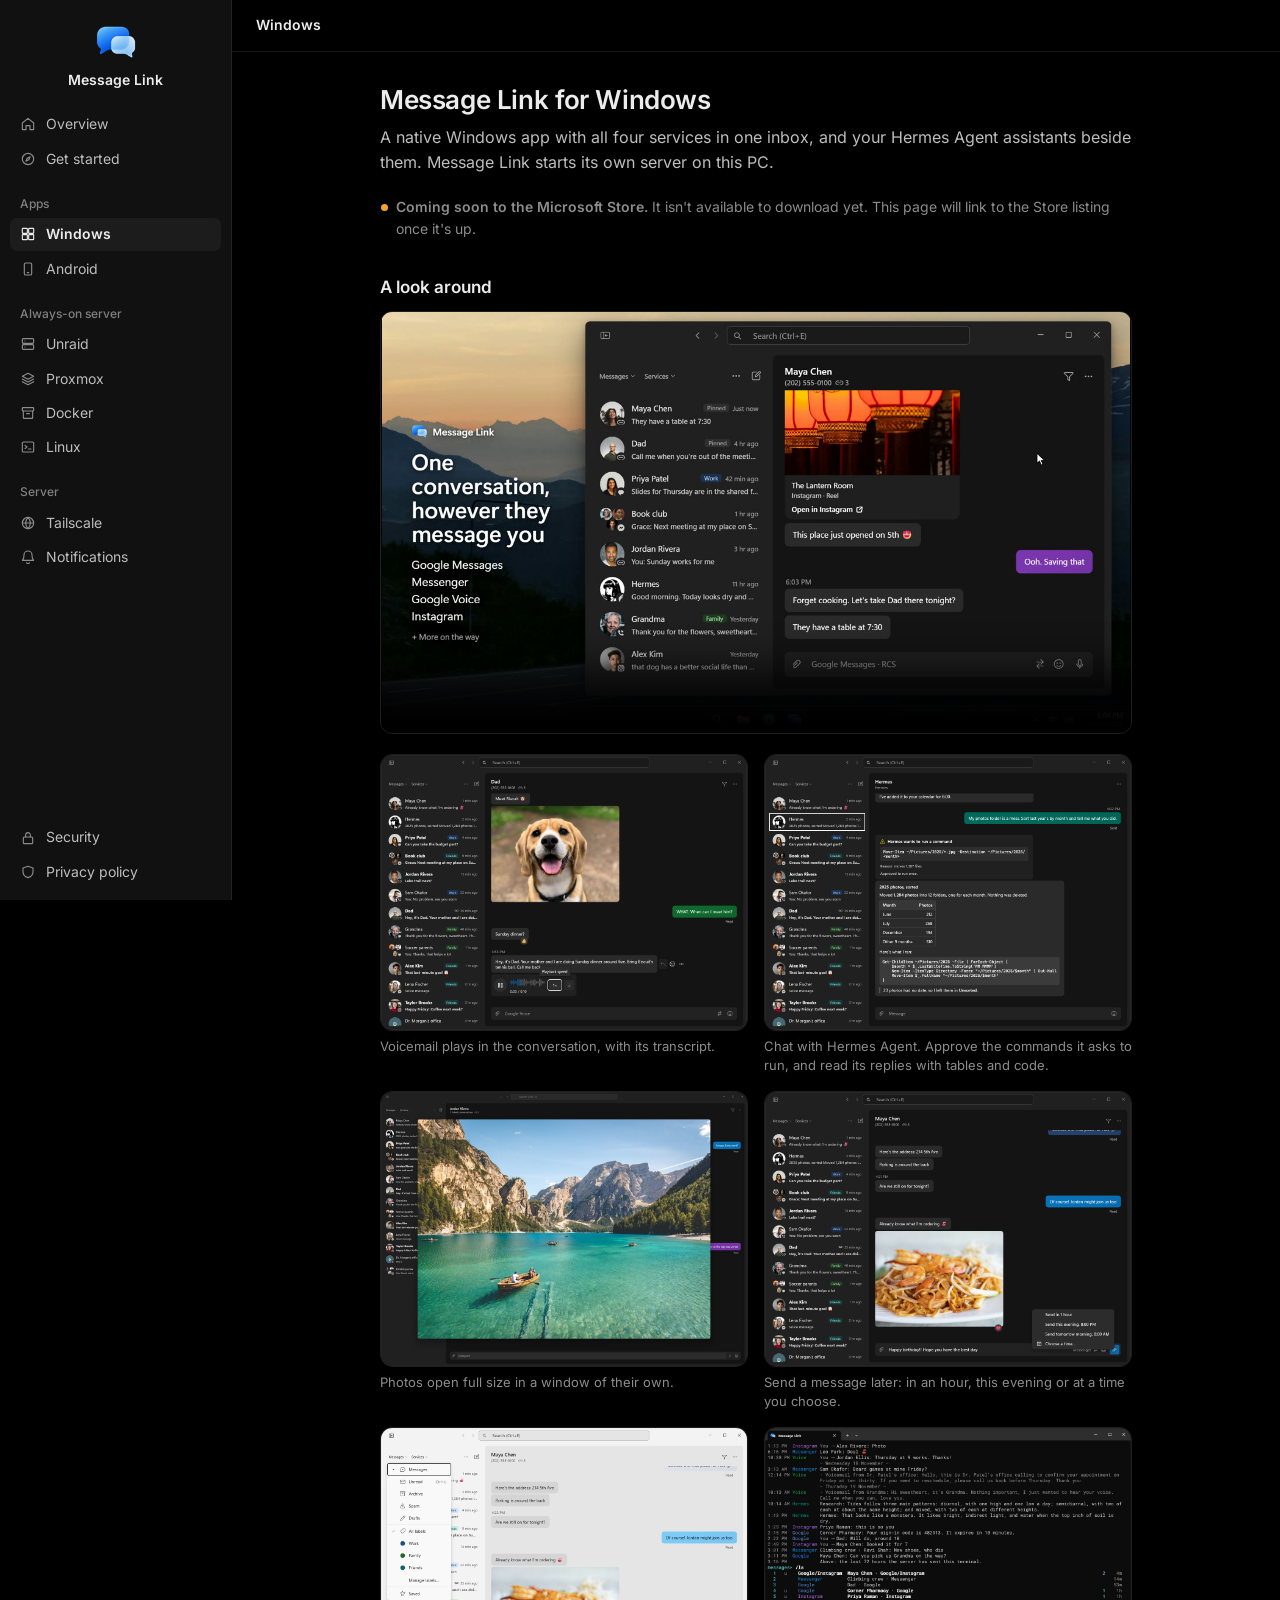
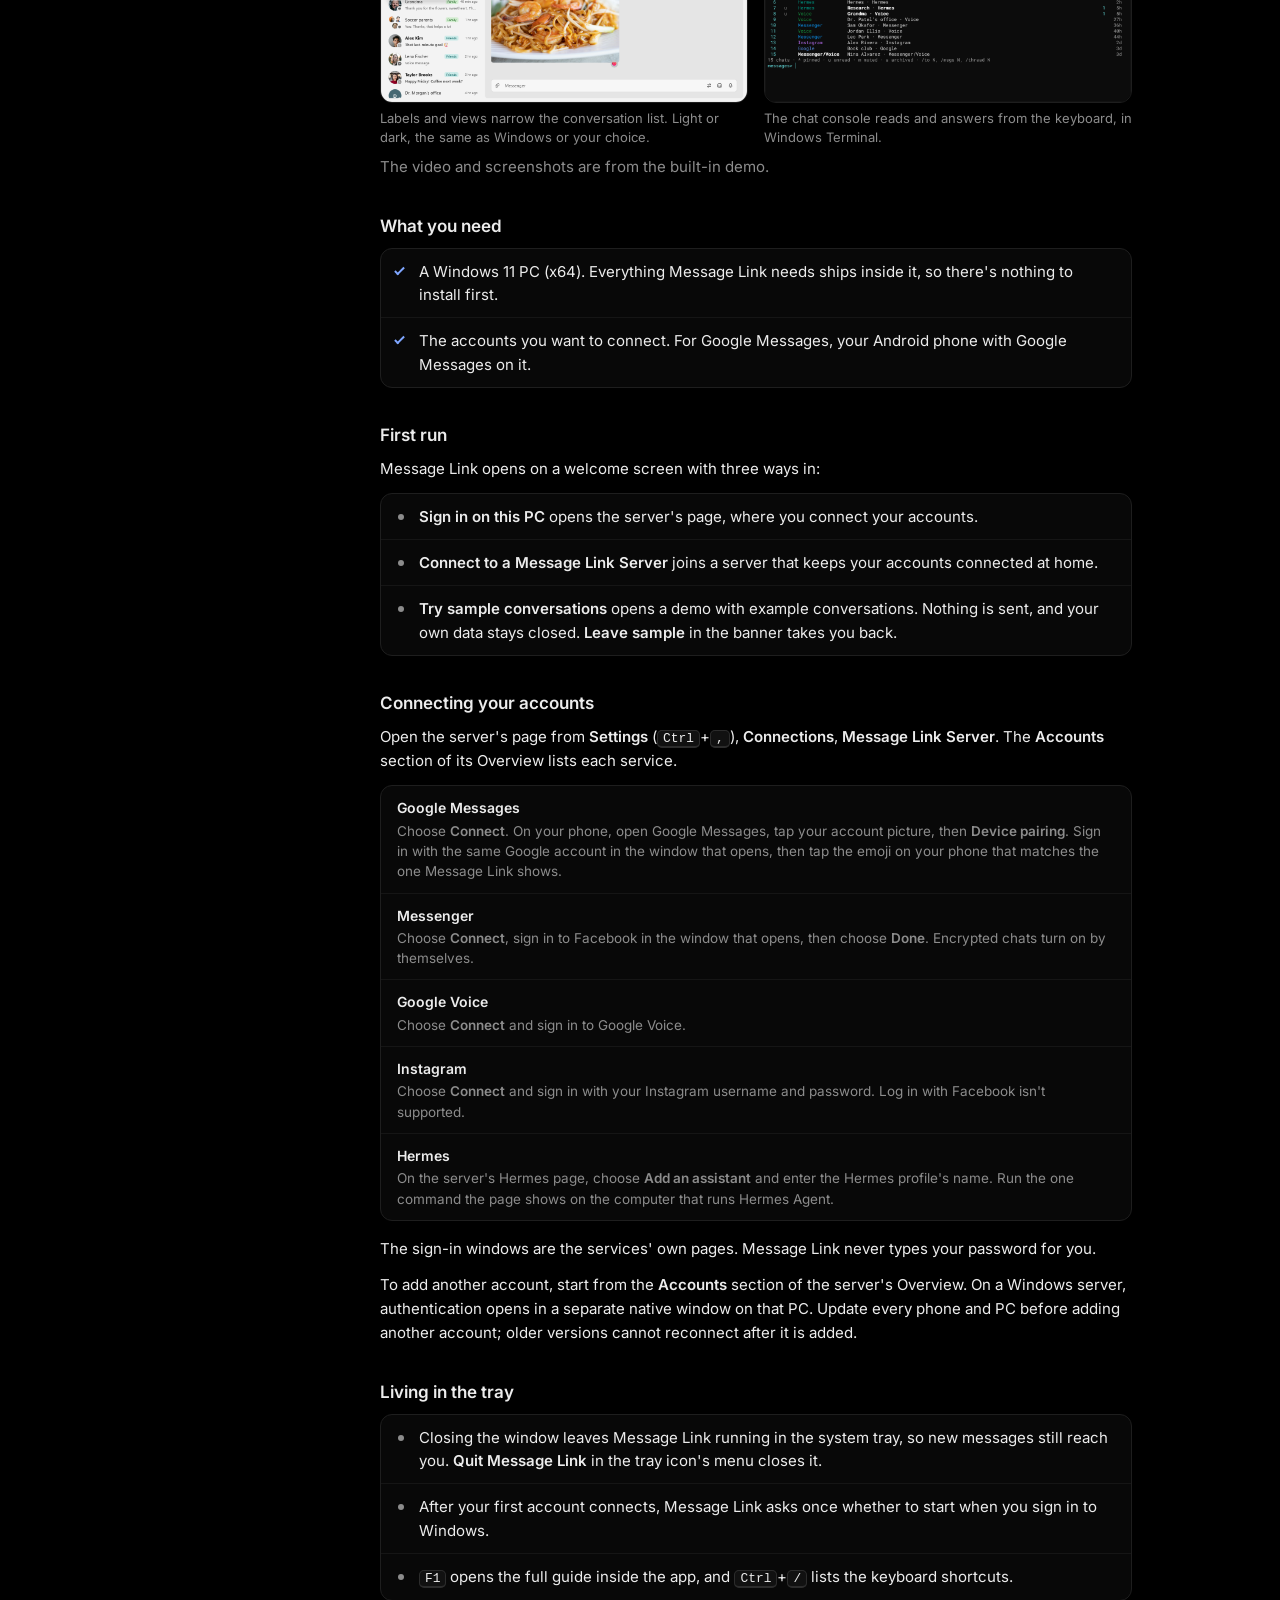
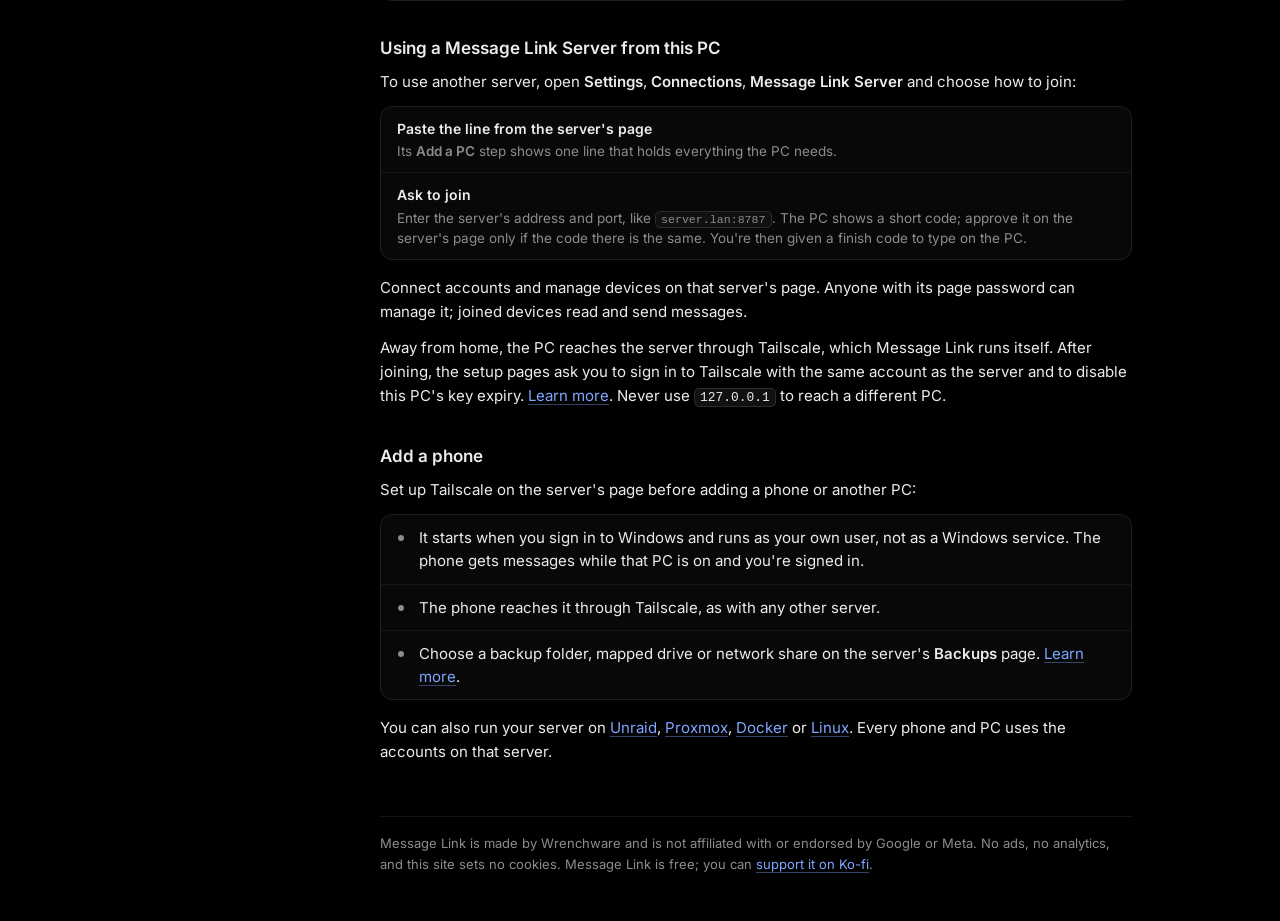
<file: windows/index.html>
<!doctype html>
<html lang="en">
<head>
<meta charset="utf-8">
<meta name="viewport" content="width=device-width, initial-scale=1">
<title>Windows · Message Link</title>
<meta name="description" content="Install Message Link for Windows, connect Google Messages, Messenger, Google Voice and Instagram, and use a Message Link Server from your PC.">
<link rel="icon" href="../assets/icon-32.png" sizes="32x32" type="image/png">
<link rel="apple-touch-icon" href="../assets/icon-192.png">
<link rel="stylesheet" href="../assets/site.css">
</head>
<body>
<aside class="side">
  <a class="brand" href="../"><img src="../assets/icon-64.png" alt="" width="40" height="40">Message Link</a>
  <nav aria-label="Site">
    <a href="../"><svg viewBox="0 0 24 24" width="16" height="16" fill="none" stroke="currentColor" stroke-width="1.7" stroke-linecap="round" stroke-linejoin="round" aria-hidden="true"><path d="M3.5 10.5 12 3.5l8.5 7V20a.5.5 0 0 1-.5.5h-5v-6h-6v6H4a.5.5 0 0 1-.5-.5z"/></svg><span>Overview</span></a>
    <a href="../setup/"><svg viewBox="0 0 24 24" width="16" height="16" fill="none" stroke="currentColor" stroke-width="1.7" stroke-linecap="round" stroke-linejoin="round" aria-hidden="true"><circle cx="12" cy="12" r="8.5"/><path d="m15.2 8.8-2 4.4-4.4 2 2-4.4z"/></svg><span>Get started</span></a>
    <p class="grp">Apps</p>
    <a href="../windows/" class="here" aria-current="page"><svg viewBox="0 0 24 24" width="16" height="16" fill="none" stroke="currentColor" stroke-width="1.7" stroke-linecap="round" stroke-linejoin="round" aria-hidden="true"><rect x="3.5" y="3.5" width="7.5" height="7.5" rx="1"/><rect x="13" y="3.5" width="7.5" height="7.5" rx="1"/><rect x="3.5" y="13" width="7.5" height="7.5" rx="1"/><rect x="13" y="13" width="7.5" height="7.5" rx="1"/></svg><span>Windows</span></a>
    <a href="../android/"><svg viewBox="0 0 24 24" width="16" height="16" fill="none" stroke="currentColor" stroke-width="1.7" stroke-linecap="round" stroke-linejoin="round" aria-hidden="true"><rect x="6.5" y="3" width="11" height="18" rx="2"/><path d="M11 17.5h2"/></svg><span>Android</span></a>
    <p class="grp">Always-on server</p>
    <a href="../unraid/"><svg viewBox="0 0 24 24" width="16" height="16" fill="none" stroke="currentColor" stroke-width="1.7" stroke-linecap="round" stroke-linejoin="round" aria-hidden="true"><rect x="3.5" y="4" width="17" height="7" rx="1.5"/><rect x="3.5" y="13" width="17" height="7" rx="1.5"/><path d="M7.5 7.5h.01M7.5 16.5h.01"/></svg><span>Unraid</span></a>
    <a href="../proxmox/"><svg viewBox="0 0 24 24" width="16" height="16" fill="none" stroke="currentColor" stroke-width="1.7" stroke-linecap="round" stroke-linejoin="round" aria-hidden="true"><path d="M12 3.5 20.5 8 12 12.5 3.5 8z"/><path d="m3.5 12 8.5 4.5 8.5-4.5"/><path d="m3.5 16 8.5 4.5 8.5-4.5"/></svg><span>Proxmox</span></a>
    <a href="../docker/"><svg viewBox="0 0 24 24" width="16" height="16" fill="none" stroke="currentColor" stroke-width="1.7" stroke-linecap="round" stroke-linejoin="round" aria-hidden="true"><rect x="3.5" y="4" width="17" height="5" rx="1"/><path d="M5 9v10a1 1 0 0 0 1 1h12a1 1 0 0 0 1-1V9M10 13h4"/></svg><span>Docker</span></a>
    <a href="../linux/"><svg viewBox="0 0 24 24" width="16" height="16" fill="none" stroke="currentColor" stroke-width="1.7" stroke-linecap="round" stroke-linejoin="round" aria-hidden="true"><rect x="3.5" y="4.5" width="17" height="15" rx="1.5"/><path d="m7.5 9.5 3 2.5-3 2.5M12.5 15h4"/></svg><span>Linux</span></a>
    <p class="grp">Server</p>
    <a href="../tailscale/"><svg viewBox="0 0 24 24" width="16" height="16" fill="none" stroke="currentColor" stroke-width="1.7" stroke-linecap="round" stroke-linejoin="round" aria-hidden="true"><circle cx="12" cy="12" r="8.5"/><path d="M3.5 12h17M12 3.5c2.3 2.4 3.5 5.3 3.5 8.5s-1.2 6.1-3.5 8.5c-2.3-2.4-3.5-5.3-3.5-8.5S9.7 5.9 12 3.5z"/></svg><span>Tailscale</span></a>
    <a href="../firebase/"><svg viewBox="0 0 24 24" width="16" height="16" fill="none" stroke="currentColor" stroke-width="1.7" stroke-linecap="round" stroke-linejoin="round" aria-hidden="true"><path d="M6 9a6 6 0 0 1 12 0c0 6 2.5 8 2.5 8h-17S6 15 6 9"/><path d="M10 20.5a2.2 2.2 0 0 0 4 0"/></svg><span>Notifications</span></a>
    <a class="end" href="../security/"><svg viewBox="0 0 24 24" width="16" height="16" fill="none" stroke="currentColor" stroke-width="1.7" stroke-linecap="round" stroke-linejoin="round" aria-hidden="true"><rect x="5" y="10.5" width="14" height="10" rx="1.5"/><path d="M8.5 10.5V7.5a3.5 3.5 0 0 1 7 0v3"/></svg><span>Security</span></a>
    <a href="../privacy/"><svg viewBox="0 0 24 24" width="16" height="16" fill="none" stroke="currentColor" stroke-width="1.7" stroke-linecap="round" stroke-linejoin="round" aria-hidden="true"><path d="M12 3.5 19.5 6v5.5c0 4.5-3.2 7.7-7.5 9-4.3-1.3-7.5-4.5-7.5-9V6z"/></svg><span>Privacy policy</span></a>
  </nav>
</aside>

<div class="pane">
<header class="top"><p><span class="here">Windows</span></p></header>

<main>
  <h1>Message Link for Windows</h1>
  <p class="lead">A native Windows app with all four services in one inbox, and your Hermes Agent assistants beside them. Message Link starts its own server on this PC.</p>

  <p class="status slim"><strong>Coming soon to the Microsoft Store.</strong> It isn't available to download yet. This page will link to the Store listing once it's up.</p>

  <h2>A look around</h2>
  <figure class="shot video">
    <video controls preload="none" playsinline poster="trailer.jpg" width="1920" height="1080" aria-label="One evening with Message Link for Windows">
      <source src="trailer.mp4" type="video/mp4">
      <track kind="captions" src="trailer.vtt" srclang="en" label="English">
    </video>
  </figure>
  <div class="gallery">
    <figure><a href="voicemail.png"><img src="voicemail.png" width="1200" height="900" loading="lazy" alt="Dad's merged conversation with a voicemail's player and transcript."></a><figcaption>Voicemail plays in the conversation, with its transcript.</figcaption></figure>
    <figure><a href="hermes.png"><img src="hermes.png" width="1200" height="900" loading="lazy" alt="A Hermes conversation: a command Hermes held for approval, approved, then a reply with a table of photos by month, the PowerShell it ran and a note."></a><figcaption>Chat with Hermes Agent. Approve the commands it asks to run, and read its replies with tables and code.</figcaption></figure>
    <figure><a href="photo.jpg"><img src="photo.jpg" width="1200" height="900" loading="lazy" alt="A photo of a mountain lake open in the photo viewer, over Jordan Rivera's conversation."></a><figcaption>Photos open full size in a window of their own.</figcaption></figure>
    <figure><a href="send-later.png"><img src="send-later.png" width="1200" height="900" loading="lazy" alt="The send button's menu: send in 1 hour, this evening, tomorrow morning, or choose a time."></a><figcaption>Send a message later: in an hour, this evening or at a time you choose.</figcaption></figure>
    <figure><a href="labels.png"><img src="labels.png" width="1200" height="900" loading="lazy" alt="The list menu in light mode: Messages, Unread, Archive, Spam, Drafts, the Work, Family and Friends labels, and Saved."></a><figcaption>Labels and views narrow the conversation list. Light or dark, the same as Windows or your choice.</figcaption></figure>
    <figure><a href="console.png"><img src="console.png" width="1200" height="900" loading="lazy" alt="The chat console in Windows Terminal: recent messages from every service as lines of text, then the conversation list."></a><figcaption>The chat console reads and answers from the keyboard, in Windows Terminal.</figcaption></figure>  </div>
  <p class="quiet">The video and screenshots are from the built-in demo.</p>

  <h2>What you need</h2>
  <ul class="box checks">
    <li>A Windows 11 PC (x64). Everything Message Link needs ships inside it, so there's nothing to install first.</li>
    <li>The accounts you want to connect. For Google Messages, your Android phone with Google Messages on it.</li>
  </ul>

  <h2>First run</h2>
  <p>Message Link opens on a welcome screen with three ways in:</p>
  <ul class="box">
    <li><strong>Sign in on this PC</strong> opens the server's page, where you connect your accounts.</li>
    <li><strong>Connect to a Message Link Server</strong> joins a server that keeps your accounts connected at home.</li>
    <li><strong>Try sample conversations</strong> opens a demo with example conversations. Nothing is sent, and your own data stays closed. <strong>Leave sample</strong> in the banner takes you back.</li>
  </ul>

  <h2>Connecting your accounts</h2>
  <p>Open the server's page from <strong>Settings</strong> (<kbd>Ctrl</kbd>+<kbd>,</kbd>), <strong>Connections</strong>, <strong>Message Link Server</strong>. The <strong>Accounts</strong> section of its Overview lists each service.</p>
  <dl class="fields">
    <div>
      <dt>Google Messages</dt>
      <dd>Choose <strong>Connect</strong>. On your phone, open Google Messages, tap your account picture, then <strong>Device pairing</strong>. Sign in with the same Google account in the window that opens, then tap the emoji on your phone that matches the one Message Link shows.</dd>
    </div>
    <div>
      <dt>Messenger</dt>
      <dd>Choose <strong>Connect</strong>, sign in to Facebook in the window that opens, then choose <strong>Done</strong>. Encrypted chats turn on by themselves.</dd>
    </div>
    <div>
      <dt>Google Voice</dt>
      <dd>Choose <strong>Connect</strong> and sign in to Google Voice.</dd>
    </div>
    <div>
      <dt>Instagram</dt>
      <dd>Choose <strong>Connect</strong> and sign in with your Instagram username and password. Log in with Facebook isn't supported.</dd>
    </div>
    <div>
      <dt>Hermes</dt>
      <dd>On the server's Hermes page, choose <strong>Add an assistant</strong> and enter the Hermes profile's name. Run the one command the page shows on the computer that runs Hermes Agent.</dd>
    </div>
  </dl>
  <p>The sign-in windows are the services' own pages. Message Link never types your password for you.</p>
  <p>To add another account, start from the <strong>Accounts</strong> section of the server's Overview. On a Windows server, authentication opens in a separate native window on that PC. Update every phone and PC before adding another account; older versions cannot reconnect after it is added.</p>

  <h2>Living in the tray</h2>
  <ul class="box">
    <li>Closing the window leaves Message Link running in the system tray, so new messages still reach you. <strong>Quit Message Link</strong> in the tray icon's menu closes it.</li>
    <li>After your first account connects, Message Link asks once whether to start when you sign in to Windows.</li>
    <li><kbd>F1</kbd> opens the full guide inside the app, and <kbd>Ctrl</kbd>+<kbd>/</kbd> lists the keyboard shortcuts.</li>
  </ul>

  <h2 id="server">Using a Message Link Server from this PC</h2>
  <p>To use another server, open <strong>Settings</strong>, <strong>Connections</strong>, <strong>Message Link Server</strong> and choose how to join:</p>
  <dl class="fields">
    <div><dt>Paste the line from the server's page</dt><dd>Its <strong>Add a PC</strong> step shows one line that holds everything the PC needs.</dd></div>
    <div><dt>Ask to join</dt><dd>Enter the server's address and port, like <code>server.lan:8787</code>. The PC shows a short code; approve it on the server's page only if the code there is the same. You're then given a finish code to type on the PC.</dd></div>
  </dl>
  <p>Connect accounts and manage devices on that server's page. Anyone with its page password can manage it; joined devices read and send messages.</p>
  <p>Away from home, the PC reaches the server through Tailscale, which Message Link runs itself. After joining, the setup pages ask you to sign in to Tailscale with the same account as the server and to disable this PC's key expiry. <a href="../tailscale/#pc">Learn more</a>. Never use <code>127.0.0.1</code> to reach a different PC.</p>

  <h2 id="phone">Add a phone</h2>
  <p>Set up Tailscale on the server's page before adding a phone or another PC:</p>
  <ul class="box">
    <li>It starts when you sign in to Windows and runs as your own user, not as a Windows service. The phone gets messages while that PC is on and you're signed in.</li>
    <li>The phone reaches it through Tailscale, as with any other server.</li>
    <li>Choose a backup folder, mapped drive or network share on the server's <strong>Backups</strong> page. <a href="../setup/#backups">Learn more</a>.</li>
  </ul>
  <p>You can also run your server on <a href="../unraid/">Unraid</a>, <a href="../proxmox/">Proxmox</a>, <a href="../docker/">Docker</a> or <a href="../linux/">Linux</a>. Every phone and PC uses the accounts on that server.</p>
</main>

<footer>
  <p>Message Link is made by Wrenchware and is not affiliated with or endorsed by Google or Meta. No ads, no analytics, and this site sets no cookies. Message Link is free; you can <a href="https://ko-fi.com/wrenchware">support it on Ko-fi</a>.</p>
</footer>
</div>
<script src="../assets/viewer.js" defer></script>
</body>
</html>
</file>
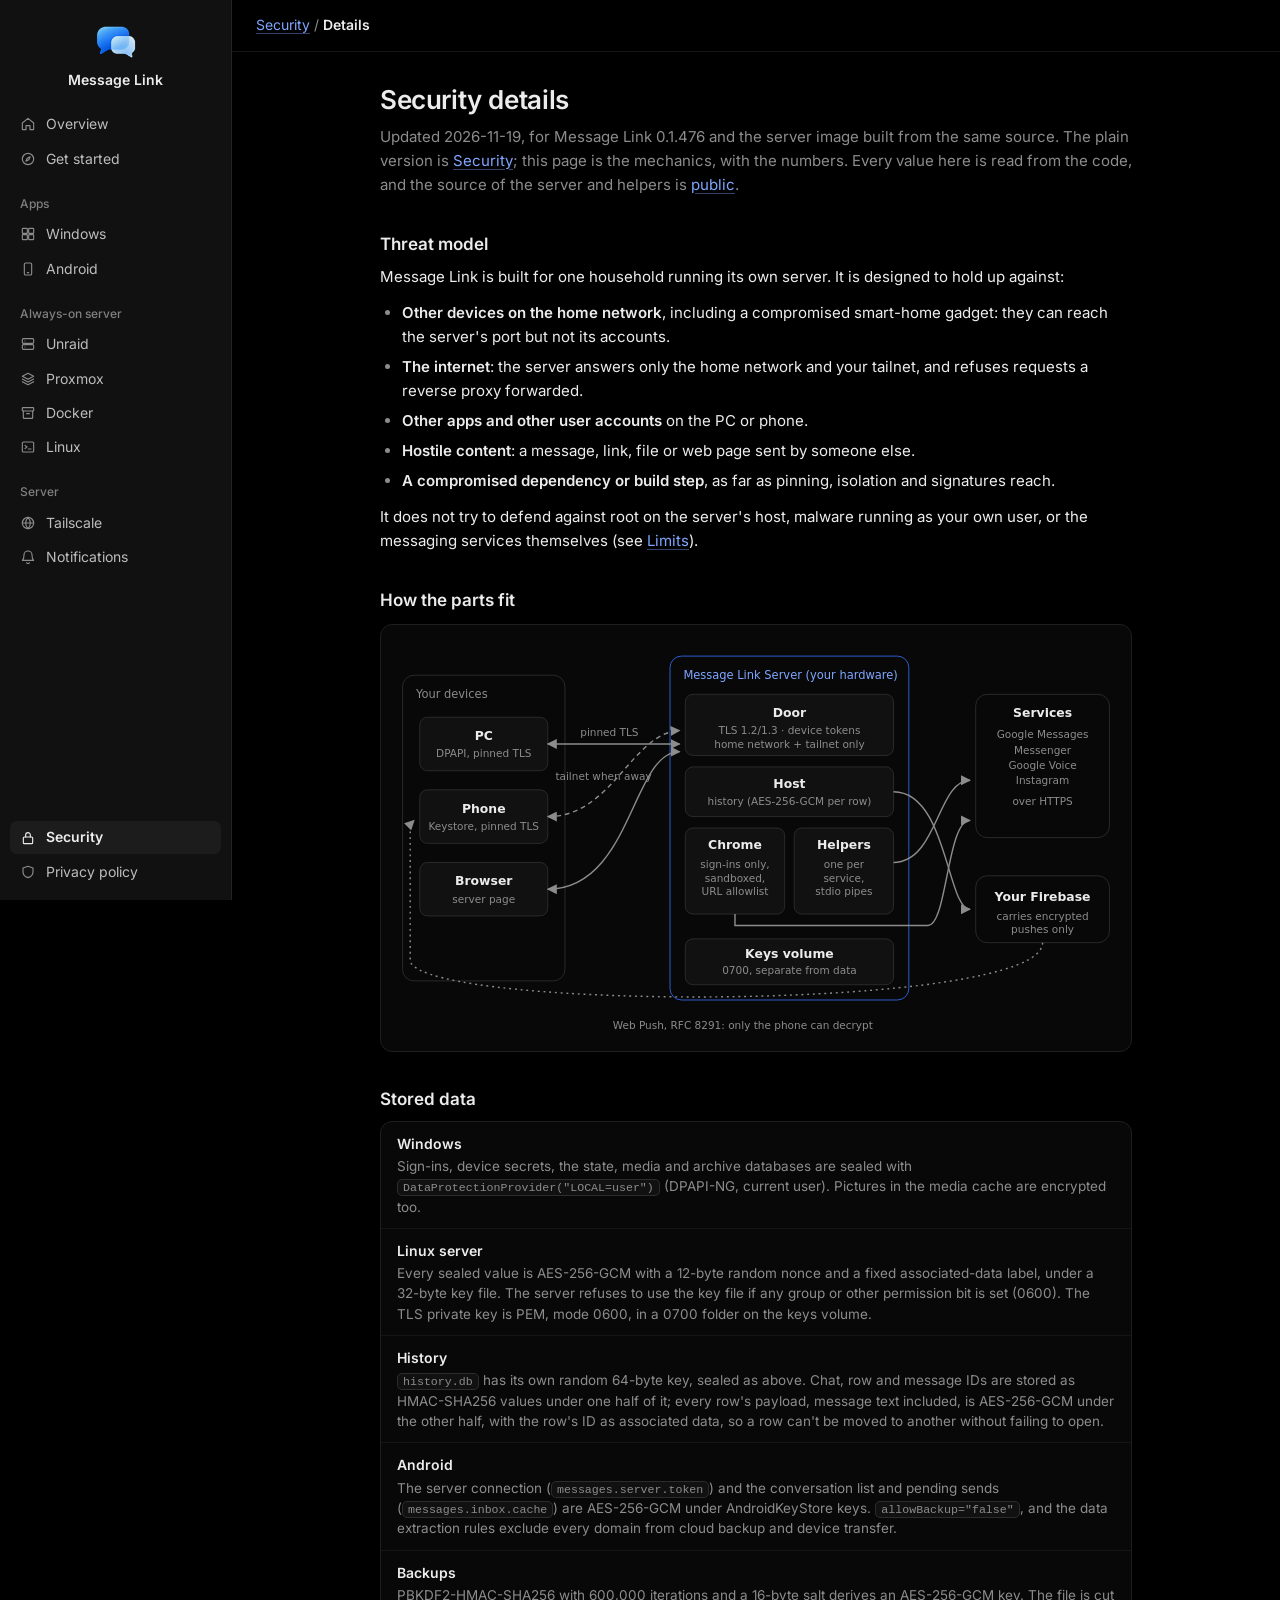
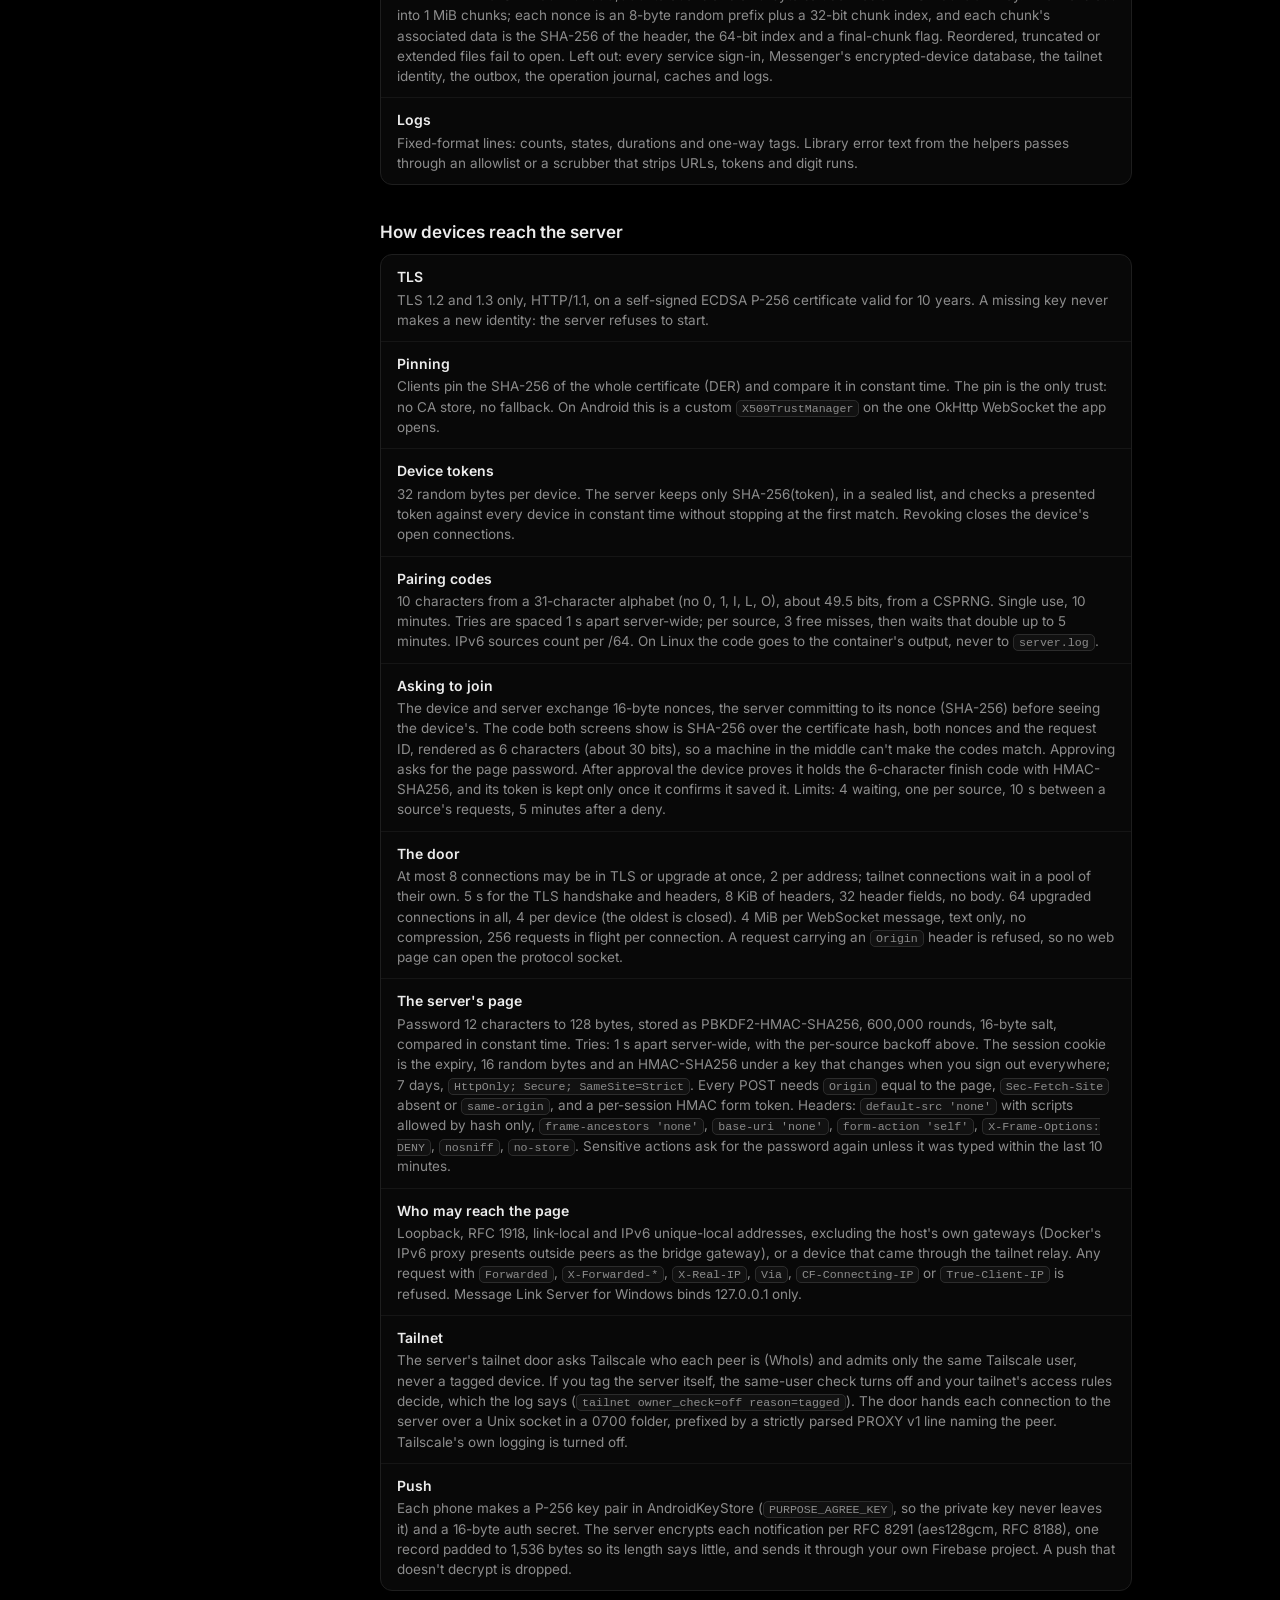
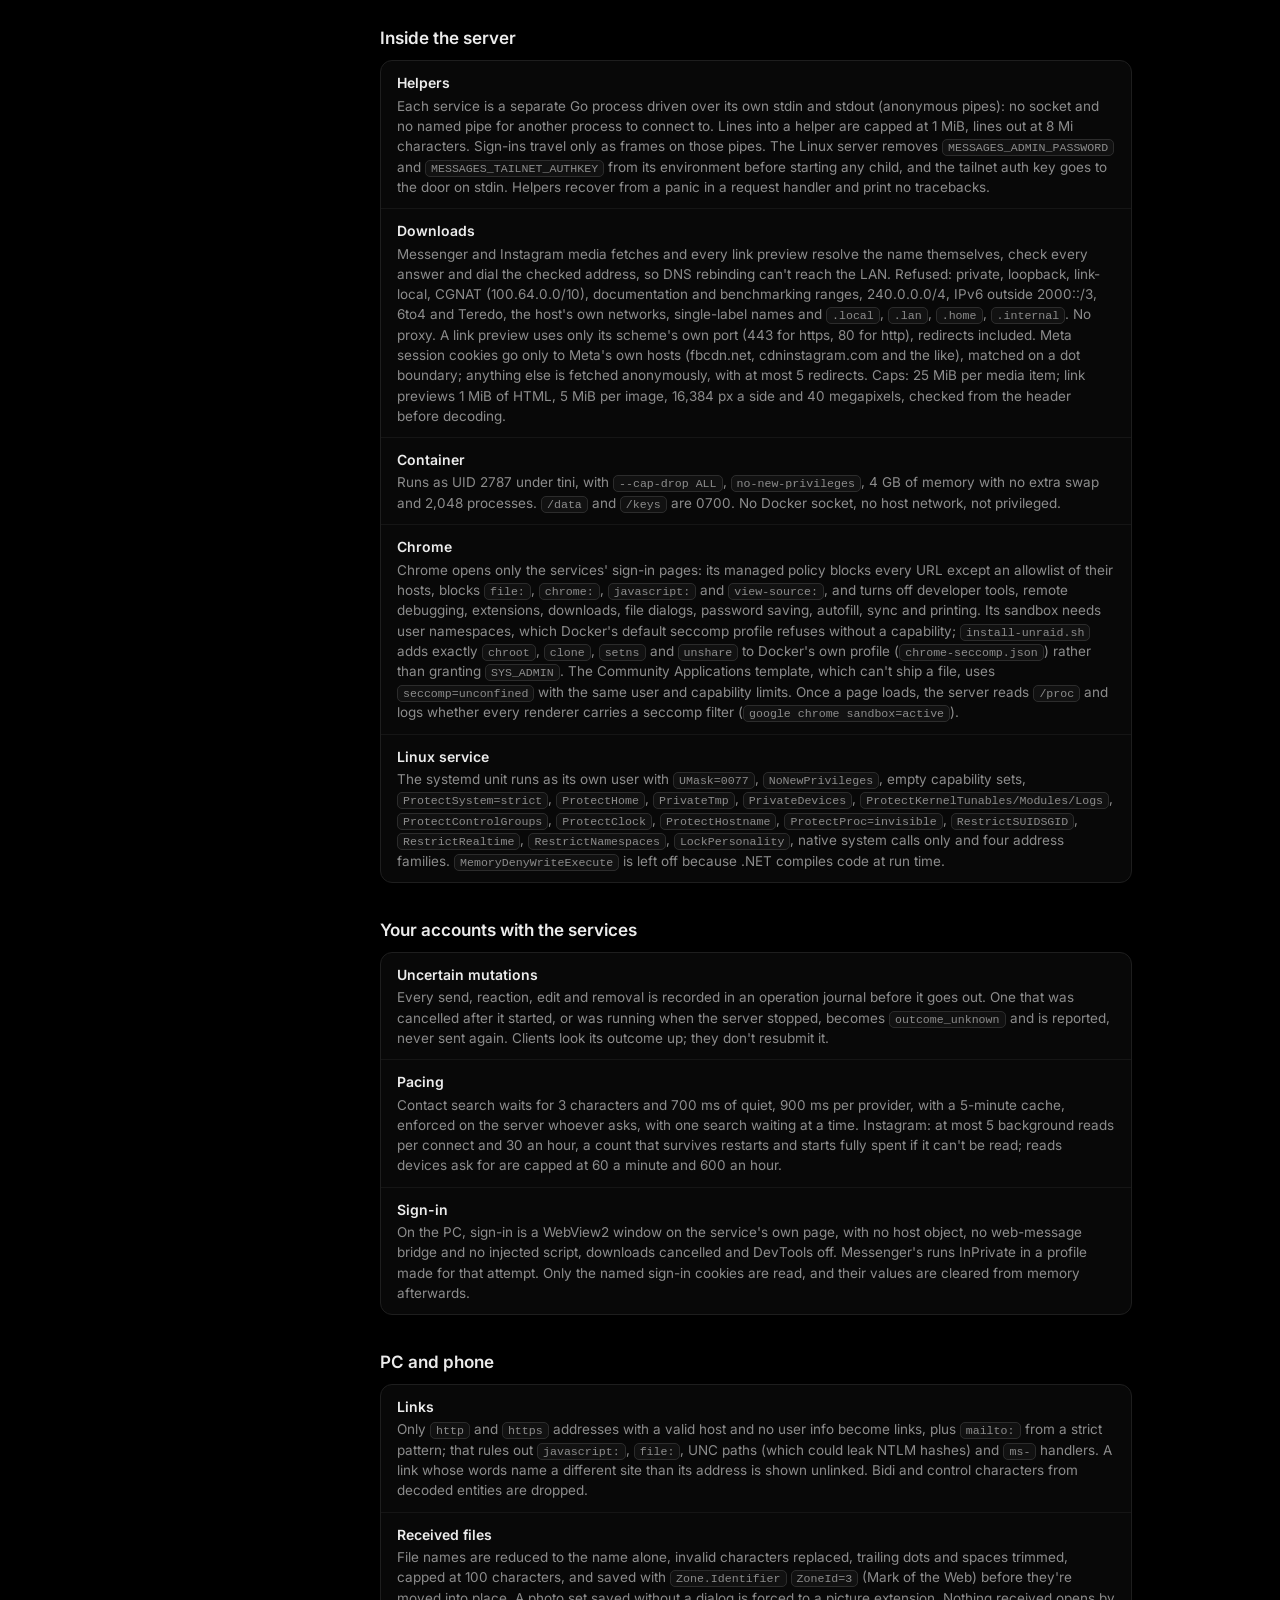
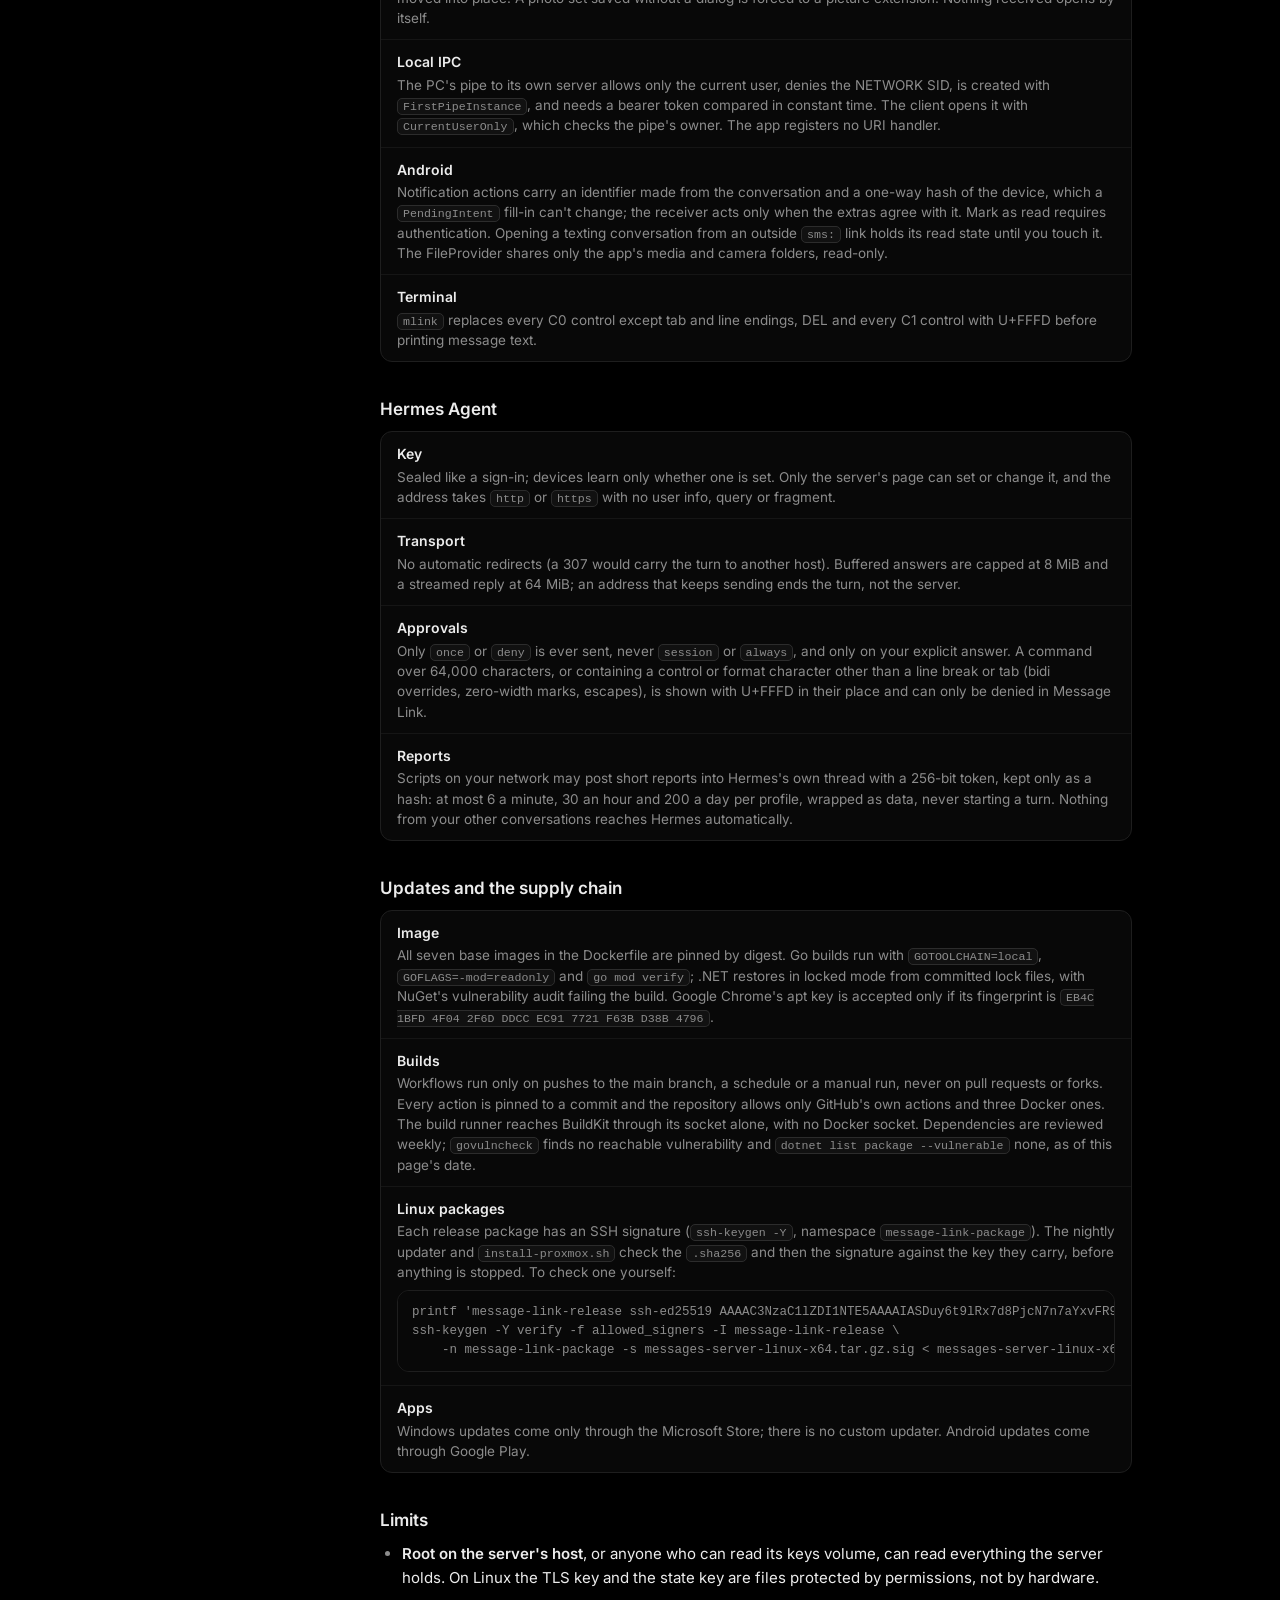
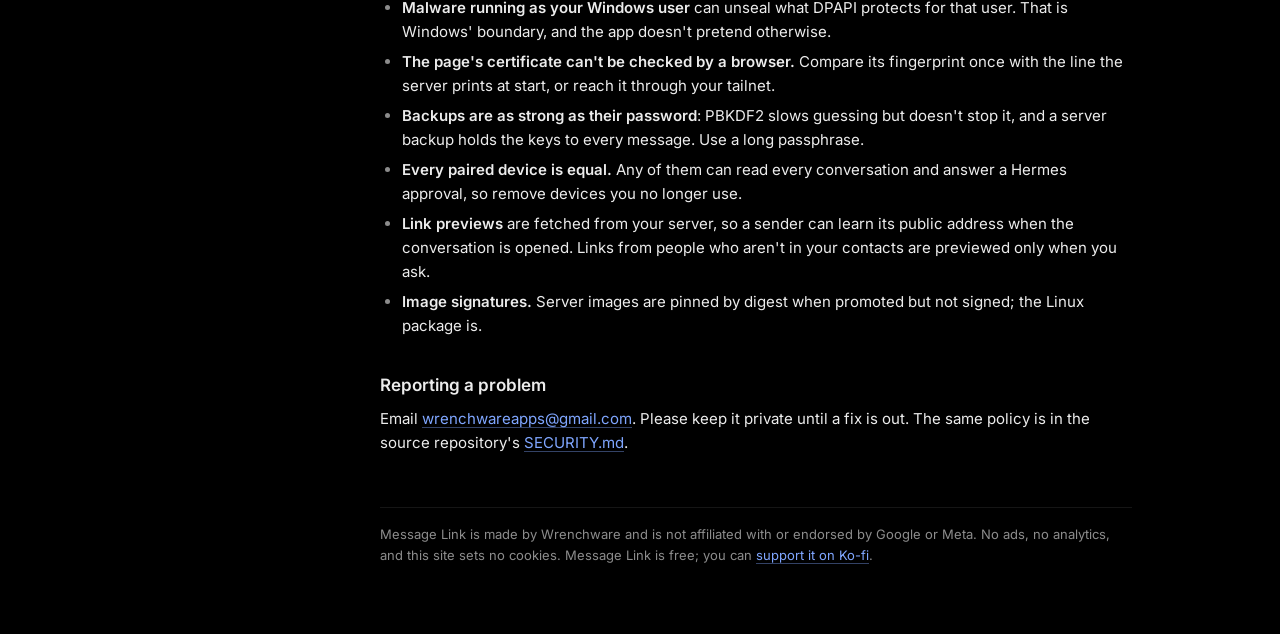
<file: security/details/index.html>
<!doctype html>
<html lang="en">
<head>
<meta charset="utf-8">
<meta name="viewport" content="width=device-width, initial-scale=1">
<title>Security details · Message Link</title>
<meta name="description" content="The threat model, cryptography, isolation and supply chain of Message Link and Message Link Server, with the numbers.">
<link rel="icon" href="../../assets/icon-32.png" sizes="32x32" type="image/png">
<link rel="apple-touch-icon" href="../../assets/icon-192.png">
<link rel="stylesheet" href="../../assets/site.css">
<style>figure.diagram{margin:12px 0 20px;padding:12px;background:var(--box);border:1px solid var(--line);border-radius:12px}figure.diagram svg{display:block;height:auto}dl.fields dd pre{margin:8px 0 2px}</style>
</head>
<body>
<aside class="side">
  <a class="brand" href="../../"><img src="../../assets/icon-64.png" alt="" width="40" height="40">Message Link</a>
  <nav aria-label="Site">
    <a href="../../"><svg viewBox="0 0 24 24" width="16" height="16" fill="none" stroke="currentColor" stroke-width="1.7" stroke-linecap="round" stroke-linejoin="round" aria-hidden="true"><path d="M3.5 10.5 12 3.5l8.5 7V20a.5.5 0 0 1-.5.5h-5v-6h-6v6H4a.5.5 0 0 1-.5-.5z"/></svg><span>Overview</span></a>
    <a href="../../setup/"><svg viewBox="0 0 24 24" width="16" height="16" fill="none" stroke="currentColor" stroke-width="1.7" stroke-linecap="round" stroke-linejoin="round" aria-hidden="true"><circle cx="12" cy="12" r="8.5"/><path d="m15.2 8.8-2 4.4-4.4 2 2-4.4z"/></svg><span>Get started</span></a>
    <p class="grp">Apps</p>
    <a href="../../windows/"><svg viewBox="0 0 24 24" width="16" height="16" fill="none" stroke="currentColor" stroke-width="1.7" stroke-linecap="round" stroke-linejoin="round" aria-hidden="true"><rect x="3.5" y="3.5" width="7.5" height="7.5" rx="1"/><rect x="13" y="3.5" width="7.5" height="7.5" rx="1"/><rect x="3.5" y="13" width="7.5" height="7.5" rx="1"/><rect x="13" y="13" width="7.5" height="7.5" rx="1"/></svg><span>Windows</span></a>
    <a href="../../android/"><svg viewBox="0 0 24 24" width="16" height="16" fill="none" stroke="currentColor" stroke-width="1.7" stroke-linecap="round" stroke-linejoin="round" aria-hidden="true"><rect x="6.5" y="3" width="11" height="18" rx="2"/><path d="M11 17.5h2"/></svg><span>Android</span></a>
    <p class="grp">Always-on server</p>
    <a href="../../unraid/"><svg viewBox="0 0 24 24" width="16" height="16" fill="none" stroke="currentColor" stroke-width="1.7" stroke-linecap="round" stroke-linejoin="round" aria-hidden="true"><rect x="3.5" y="4" width="17" height="7" rx="1.5"/><rect x="3.5" y="13" width="17" height="7" rx="1.5"/><path d="M7.5 7.5h.01M7.5 16.5h.01"/></svg><span>Unraid</span></a>
    <a href="../../proxmox/"><svg viewBox="0 0 24 24" width="16" height="16" fill="none" stroke="currentColor" stroke-width="1.7" stroke-linecap="round" stroke-linejoin="round" aria-hidden="true"><path d="M12 3.5 20.5 8 12 12.5 3.5 8z"/><path d="m3.5 12 8.5 4.5 8.5-4.5"/><path d="m3.5 16 8.5 4.5 8.5-4.5"/></svg><span>Proxmox</span></a>
    <a href="../../docker/"><svg viewBox="0 0 24 24" width="16" height="16" fill="none" stroke="currentColor" stroke-width="1.7" stroke-linecap="round" stroke-linejoin="round" aria-hidden="true"><rect x="3.5" y="4" width="17" height="5" rx="1"/><path d="M5 9v10a1 1 0 0 0 1 1h12a1 1 0 0 0 1-1V9M10 13h4"/></svg><span>Docker</span></a>
    <a href="../../linux/"><svg viewBox="0 0 24 24" width="16" height="16" fill="none" stroke="currentColor" stroke-width="1.7" stroke-linecap="round" stroke-linejoin="round" aria-hidden="true"><rect x="3.5" y="4.5" width="17" height="15" rx="1.5"/><path d="m7.5 9.5 3 2.5-3 2.5M12.5 15h4"/></svg><span>Linux</span></a>
    <p class="grp">Server</p>
    <a href="../../tailscale/"><svg viewBox="0 0 24 24" width="16" height="16" fill="none" stroke="currentColor" stroke-width="1.7" stroke-linecap="round" stroke-linejoin="round" aria-hidden="true"><circle cx="12" cy="12" r="8.5"/><path d="M3.5 12h17M12 3.5c2.3 2.4 3.5 5.3 3.5 8.5s-1.2 6.1-3.5 8.5c-2.3-2.4-3.5-5.3-3.5-8.5S9.7 5.9 12 3.5z"/></svg><span>Tailscale</span></a>
    <a href="../../firebase/"><svg viewBox="0 0 24 24" width="16" height="16" fill="none" stroke="currentColor" stroke-width="1.7" stroke-linecap="round" stroke-linejoin="round" aria-hidden="true"><path d="M6 9a6 6 0 0 1 12 0c0 6 2.5 8 2.5 8h-17S6 15 6 9"/><path d="M10 20.5a2.2 2.2 0 0 0 4 0"/></svg><span>Notifications</span></a>
    <a href="../../security/" class="end here" aria-current="page"><svg viewBox="0 0 24 24" width="16" height="16" fill="none" stroke="currentColor" stroke-width="1.7" stroke-linecap="round" stroke-linejoin="round" aria-hidden="true"><rect x="5" y="10.5" width="14" height="10" rx="1.5"/><path d="M8.5 10.5V7.5a3.5 3.5 0 0 1 7 0v3"/></svg><span>Security</span></a>
    <a href="../../privacy/"><svg viewBox="0 0 24 24" width="16" height="16" fill="none" stroke="currentColor" stroke-width="1.7" stroke-linecap="round" stroke-linejoin="round" aria-hidden="true"><path d="M12 3.5 19.5 6v5.5c0 4.5-3.2 7.7-7.5 9-4.3-1.3-7.5-4.5-7.5-9V6z"/></svg><span>Privacy policy</span></a>
  </nav>
</aside>

<div class="pane">
<header class="top"><p><a href="../">Security</a> <span class="quiet">/</span> <span class="here">Details</span></p></header>

<main>
  <h1>Security details</h1>
  <p class="quiet">Updated 2026-11-19, for Message Link 0.1.476 and the server image built from the same source. The plain version is <a href="../">Security</a>; this page is the mechanics, with the numbers. Every value here is read from the code, and the source of the server and helpers is <a href="https://github.com/wrenchware/message-link-source">public</a>.</p>

  <h2 id="threat-model">Threat model</h2>
  <p>Message Link is built for one household running its own server. It is designed to hold up against:</p>
  <ul>
    <li><strong>Other devices on the home network</strong>, including a compromised smart-home gadget: they can reach the server's port but not its accounts.</li>
    <li><strong>The internet</strong>: the server answers only the home network and your tailnet, and refuses requests a reverse proxy forwarded.</li>
    <li><strong>Other apps and other user accounts</strong> on the PC or phone.</li>
    <li><strong>Hostile content</strong>: a message, link, file or web page sent by someone else.</li>
    <li><strong>A compromised dependency or build step</strong>, as far as pinning, isolation and signatures reach.</li>
  </ul>
  <p>It does not try to defend against root on the server's host, malware running as your own user, or the messaging services themselves (see <a href="#limits">Limits</a>).</p>

  <h2 id="architecture">How the parts fit</h2>
  <figure class="diagram" role="img" aria-label="Your PC and phone connect to Message Link Server over pinned TLS, at home directly and away through your tailnet. The server runs one helper per service over private pipes, and a sandboxed Chrome for sign-ins. Each helper talks to its service over HTTPS. Phone notifications go from the server, encrypted, through your Firebase project.">
    <svg viewBox="0 0 760 420" width="100%" xmlns="http://www.w3.org/2000/svg" font-family="Inter, system-ui, sans-serif" font-size="13">
      <defs>
        <marker id="ar" viewBox="0 0 10 10" refX="9" refY="5" markerWidth="7" markerHeight="7" orient="auto-start-reverse"><path d="M0 0 10 5 0 10z" fill="#8c8c8c"/></marker>
      </defs>
      <!-- Your devices -->
      <rect x="10" y="40" width="170" height="320" rx="12" fill="#080808" stroke="#2c2c2c"/>
      <text x="24" y="64" fill="#8c8c8c" font-size="12">Your devices</text>
      <rect x="28" y="84" width="134" height="56" rx="8" fill="#111" stroke="#2c2c2c"/>
      <text x="95" y="108" fill="#ececec" text-anchor="middle" font-weight="600">PC</text>
      <text x="95" y="126" fill="#8c8c8c" text-anchor="middle" font-size="11">DPAPI, pinned TLS</text>
      <rect x="28" y="160" width="134" height="56" rx="8" fill="#111" stroke="#2c2c2c"/>
      <text x="95" y="184" fill="#ececec" text-anchor="middle" font-weight="600">Phone</text>
      <text x="95" y="202" fill="#8c8c8c" text-anchor="middle" font-size="11">Keystore, pinned TLS</text>
      <rect x="28" y="236" width="134" height="56" rx="8" fill="#111" stroke="#2c2c2c"/>
      <text x="95" y="260" fill="#ececec" text-anchor="middle" font-weight="600">Browser</text>
      <text x="95" y="278" fill="#8c8c8c" text-anchor="middle" font-size="11">server page</text>
      <!-- Server -->
      <rect x="290" y="20" width="250" height="360" rx="12" fill="#080808" stroke="#2f62d8"/>
      <text x="304" y="44" fill="#7fa6ff" font-size="12">Message Link Server (your hardware)</text>
      <rect x="306" y="60" width="218" height="64" rx="8" fill="#111" stroke="#2c2c2c"/>
      <text x="415" y="84" fill="#ececec" text-anchor="middle" font-weight="600">Door</text>
      <text x="415" y="102" fill="#8c8c8c" text-anchor="middle" font-size="11">TLS 1.2/1.3 · device tokens</text>
      <text x="415" y="116" fill="#8c8c8c" text-anchor="middle" font-size="11">home network + tailnet only</text>
      <rect x="306" y="136" width="218" height="52" rx="8" fill="#111" stroke="#2c2c2c"/>
      <text x="415" y="158" fill="#ececec" text-anchor="middle" font-weight="600">Host</text>
      <text x="415" y="176" fill="#8c8c8c" text-anchor="middle" font-size="11">history (AES-256-GCM per row)</text>
      <rect x="306" y="200" width="104" height="90" rx="8" fill="#111" stroke="#2c2c2c"/>
      <text x="358" y="222" fill="#ececec" text-anchor="middle" font-weight="600">Chrome</text>
      <text x="358" y="242" fill="#8c8c8c" text-anchor="middle" font-size="11">sign-ins only,</text>
      <text x="358" y="256" fill="#8c8c8c" text-anchor="middle" font-size="11">sandboxed,</text>
      <text x="358" y="270" fill="#8c8c8c" text-anchor="middle" font-size="11">URL allowlist</text>
      <rect x="420" y="200" width="104" height="90" rx="8" fill="#111" stroke="#2c2c2c"/>
      <text x="472" y="222" fill="#ececec" text-anchor="middle" font-weight="600">Helpers</text>
      <text x="472" y="242" fill="#8c8c8c" text-anchor="middle" font-size="11">one per</text>
      <text x="472" y="256" fill="#8c8c8c" text-anchor="middle" font-size="11">service,</text>
      <text x="472" y="270" fill="#8c8c8c" text-anchor="middle" font-size="11">stdio pipes</text>
      <rect x="306" y="316" width="218" height="48" rx="8" fill="#111" stroke="#2c2c2c"/>
      <text x="415" y="336" fill="#ececec" text-anchor="middle" font-weight="600">Keys volume</text>
      <text x="415" y="353" fill="#8c8c8c" text-anchor="middle" font-size="11">0700, separate from data</text>
      <!-- Outside -->
      <rect x="610" y="60" width="140" height="150" rx="12" fill="#080808" stroke="#2c2c2c"/>
      <text x="680" y="84" fill="#ececec" text-anchor="middle" font-weight="600">Services</text>
      <text x="680" y="106" fill="#8c8c8c" text-anchor="middle" font-size="11">Google Messages</text>
      <text x="680" y="122" fill="#8c8c8c" text-anchor="middle" font-size="11">Messenger</text>
      <text x="680" y="138" fill="#8c8c8c" text-anchor="middle" font-size="11">Google Voice</text>
      <text x="680" y="154" fill="#8c8c8c" text-anchor="middle" font-size="11">Instagram</text>
      <text x="680" y="176" fill="#8c8c8c" text-anchor="middle" font-size="11">over HTTPS</text>
      <rect x="610" y="250" width="140" height="70" rx="12" fill="#080808" stroke="#2c2c2c"/>
      <text x="680" y="276" fill="#ececec" text-anchor="middle" font-weight="600">Your Firebase</text>
      <text x="680" y="296" fill="#8c8c8c" text-anchor="middle" font-size="11">carries encrypted</text>
      <text x="680" y="310" fill="#8c8c8c" text-anchor="middle" font-size="11">pushes only</text>
      <!-- Your devices to the door -->
      <path d="M162 112 H300" stroke="#8c8c8c" stroke-width="1.5" fill="none" marker-end="url(#ar)" marker-start="url(#ar)"/>
      <text x="196" y="104" fill="#8c8c8c" font-size="11">pinned TLS</text>
      <path d="M162 188 C230 188 250 100 300 98" stroke="#8c8c8c" stroke-width="1.5" fill="none" stroke-dasharray="5 4" marker-end="url(#ar)" marker-start="url(#ar)"/>
      <text x="170" y="150" fill="#8c8c8c" font-size="11">tailnet when away</text>
      <path d="M162 264 C250 264 250 120 300 120" stroke="#8c8c8c" stroke-width="1.5" fill="none" marker-end="url(#ar)" marker-start="url(#ar)"/>
      <!-- The server to the services and Firebase -->
      <path d="M524 236 C570 236 570 150 604 150" stroke="#8c8c8c" stroke-width="1.5" fill="none" marker-end="url(#ar)"/>
      <path d="M358 290 V302 H560 C580 302 580 192 604 192" stroke="#8c8c8c" stroke-width="1.5" fill="none" marker-end="url(#ar)"/>
      <path d="M524 162 C580 162 580 285 604 285" stroke="#8c8c8c" stroke-width="1.5" fill="none" marker-end="url(#ar)"/>
      <!-- Firebase to the phone, under everything -->
      <path d="M680 320 C680 392 40 392 18 340 L18 196 L22 192" stroke="#8c8c8c" stroke-width="1.5" fill="none" stroke-dasharray="2 4" marker-end="url(#ar)"/>
      <text x="230" y="410" fill="#8c8c8c" font-size="11">Web Push, RFC 8291: only the phone can decrypt</text>
    </svg>
  </figure>

  <h2 id="at-rest">Stored data</h2>
  <dl class="fields">
    <div><dt>Windows</dt><dd>Sign-ins, device secrets, the state, media and archive databases are sealed with <code>DataProtectionProvider("LOCAL=user")</code> (DPAPI-NG, current user). Pictures in the media cache are encrypted too.</dd></div>
    <div><dt>Linux server</dt><dd>Every sealed value is AES-256-GCM with a 12-byte random nonce and a fixed associated-data label, under a 32-byte key file. The server refuses to use the key file if any group or other permission bit is set (0600). The TLS private key is PEM, mode 0600, in a 0700 folder on the keys volume.</dd></div>
    <div><dt>History</dt><dd><code>history.db</code> has its own random 64-byte key, sealed as above. Chat, row and message IDs are stored as HMAC-SHA256 values under one half of it; every row's payload, message text included, is AES-256-GCM under the other half, with the row's ID as associated data, so a row can't be moved to another without failing to open.</dd></div>
    <div><dt>Android</dt><dd>The server connection (<code>messages.server.token</code>) and the conversation list and pending sends (<code>messages.inbox.cache</code>) are AES-256-GCM under AndroidKeyStore keys. <code>allowBackup="false"</code>, and the data extraction rules exclude every domain from cloud backup and device transfer.</dd></div>
    <div><dt>Backups</dt><dd>PBKDF2-HMAC-SHA256 with 600,000 iterations and a 16-byte salt derives an AES-256-GCM key. The file is cut into 1 MiB chunks; each nonce is an 8-byte random prefix plus a 32-bit chunk index, and each chunk's associated data is the SHA-256 of the header, the 64-bit index and a final-chunk flag. Reordered, truncated or extended files fail to open. Left out: every service sign-in, Messenger's encrypted-device database, the tailnet identity, the outbox, the operation journal, caches and logs.</dd></div>
    <div><dt>Logs</dt><dd>Fixed-format lines: counts, states, durations and one-way tags. Library error text from the helpers passes through an allowlist or a scrubber that strips URLs, tokens and digit runs.</dd></div>
  </dl>

  <h2 id="transport">How devices reach the server</h2>
  <dl class="fields">
    <div><dt>TLS</dt><dd>TLS 1.2 and 1.3 only, HTTP/1.1, on a self-signed ECDSA P-256 certificate valid for 10 years. A missing key never makes a new identity: the server refuses to start.</dd></div>
    <div><dt>Pinning</dt><dd>Clients pin the SHA-256 of the whole certificate (DER) and compare it in constant time. The pin is the only trust: no CA store, no fallback. On Android this is a custom <code>X509TrustManager</code> on the one OkHttp WebSocket the app opens.</dd></div>
    <div><dt>Device tokens</dt><dd>32 random bytes per device. The server keeps only SHA-256(token), in a sealed list, and checks a presented token against every device in constant time without stopping at the first match. Revoking closes the device's open connections.</dd></div>
    <div><dt>Pairing codes</dt><dd>10 characters from a 31-character alphabet (no 0, 1, I, L, O), about 49.5 bits, from a CSPRNG. Single use, 10 minutes. Tries are spaced 1 s apart server-wide; per source, 3 free misses, then waits that double up to 5 minutes. IPv6 sources count per /64. On Linux the code goes to the container's output, never to <code>server.log</code>.</dd></div>
    <div><dt>Asking to join</dt><dd>The device and server exchange 16-byte nonces, the server committing to its nonce (SHA-256) before seeing the device's. The code both screens show is SHA-256 over the certificate hash, both nonces and the request ID, rendered as 6 characters (about 30 bits), so a machine in the middle can't make the codes match. Approving asks for the page password. After approval the device proves it holds the 6-character finish code with HMAC-SHA256, and its token is kept only once it confirms it saved it. Limits: 4 waiting, one per source, 10 s between a source's requests, 5 minutes after a deny.</dd></div>
    <div><dt>The door</dt><dd>At most 8 connections may be in TLS or upgrade at once, 2 per address; tailnet connections wait in a pool of their own. 5 s for the TLS handshake and headers, 8 KiB of headers, 32 header fields, no body. 64 upgraded connections in all, 4 per device (the oldest is closed). 4 MiB per WebSocket message, text only, no compression, 256 requests in flight per connection. A request carrying an <code>Origin</code> header is refused, so no web page can open the protocol socket.</dd></div>
    <div><dt>The server's page</dt><dd>Password 12 characters to 128 bytes, stored as PBKDF2-HMAC-SHA256, 600,000 rounds, 16-byte salt, compared in constant time. Tries: 1 s apart server-wide, with the per-source backoff above. The session cookie is the expiry, 16 random bytes and an HMAC-SHA256 under a key that changes when you sign out everywhere; 7 days, <code>HttpOnly; Secure; SameSite=Strict</code>. Every POST needs <code>Origin</code> equal to the page, <code>Sec-Fetch-Site</code> absent or <code>same-origin</code>, and a per-session HMAC form token. Headers: <code>default-src 'none'</code> with scripts allowed by hash only, <code>frame-ancestors 'none'</code>, <code>base-uri 'none'</code>, <code>form-action 'self'</code>, <code>X-Frame-Options: DENY</code>, <code>nosniff</code>, <code>no-store</code>. Sensitive actions ask for the password again unless it was typed within the last 10 minutes.</dd></div>
    <div><dt>Who may reach the page</dt><dd>Loopback, RFC 1918, link-local and IPv6 unique-local addresses, excluding the host's own gateways (Docker's IPv6 proxy presents outside peers as the bridge gateway), or a device that came through the tailnet relay. Any request with <code>Forwarded</code>, <code>X-Forwarded-*</code>, <code>X-Real-IP</code>, <code>Via</code>, <code>CF-Connecting-IP</code> or <code>True-Client-IP</code> is refused. Message Link Server for Windows binds 127.0.0.1 only.</dd></div>
    <div><dt>Tailnet</dt><dd>The server's tailnet door asks Tailscale who each peer is (WhoIs) and admits only the same Tailscale user, never a tagged device. If you tag the server itself, the same-user check turns off and your tailnet's access rules decide, which the log says (<code>tailnet owner_check=off reason=tagged</code>). The door hands each connection to the server over a Unix socket in a 0700 folder, prefixed by a strictly parsed PROXY v1 line naming the peer. Tailscale's own logging is turned off.</dd></div>
    <div><dt>Push</dt><dd>Each phone makes a P-256 key pair in AndroidKeyStore (<code>PURPOSE_AGREE_KEY</code>, so the private key never leaves it) and a 16-byte auth secret. The server encrypts each notification per RFC 8291 (aes128gcm, RFC 8188), one record padded to 1,536 bytes so its length says little, and sends it through your own Firebase project. A push that doesn't decrypt is dropped.</dd></div>
  </dl>

  <h2 id="isolation">Inside the server</h2>
  <dl class="fields">
    <div><dt>Helpers</dt><dd>Each service is a separate Go process driven over its own stdin and stdout (anonymous pipes): no socket and no named pipe for another process to connect to. Lines into a helper are capped at 1 MiB, lines out at 8 Mi characters. Sign-ins travel only as frames on those pipes. The Linux server removes <code>MESSAGES_ADMIN_PASSWORD</code> and <code>MESSAGES_TAILNET_AUTHKEY</code> from its environment before starting any child, and the tailnet auth key goes to the door on stdin. Helpers recover from a panic in a request handler and print no tracebacks.</dd></div>
    <div><dt>Downloads</dt><dd>Messenger and Instagram media fetches and every link preview resolve the name themselves, check every answer and dial the checked address, so DNS rebinding can't reach the LAN. Refused: private, loopback, link-local, CGNAT (100.64.0.0/10), documentation and benchmarking ranges, 240.0.0.0/4, IPv6 outside 2000::/3, 6to4 and Teredo, the host's own networks, single-label names and <code>.local</code>, <code>.lan</code>, <code>.home</code>, <code>.internal</code>. No proxy. A link preview uses only its scheme's own port (443 for https, 80 for http), redirects included. Meta session cookies go only to Meta's own hosts (fbcdn.net, cdninstagram.com and the like), matched on a dot boundary; anything else is fetched anonymously, with at most 5 redirects. Caps: 25 MiB per media item; link previews 1 MiB of HTML, 5 MiB per image, 16,384 px a side and 40 megapixels, checked from the header before decoding.</dd></div>
    <div><dt>Container</dt><dd>Runs as UID 2787 under tini, with <code>--cap-drop ALL</code>, <code>no-new-privileges</code>, 4 GB of memory with no extra swap and 2,048 processes. <code>/data</code> and <code>/keys</code> are 0700. No Docker socket, no host network, not privileged.</dd></div>
    <div><dt>Chrome</dt><dd>Chrome opens only the services' sign-in pages: its managed policy blocks every URL except an allowlist of their hosts, blocks <code>file:</code>, <code>chrome:</code>, <code>javascript:</code> and <code>view-source:</code>, and turns off developer tools, remote debugging, extensions, downloads, file dialogs, password saving, autofill, sync and printing. Its sandbox needs user namespaces, which Docker's default seccomp profile refuses without a capability; <code>install-unraid.sh</code> adds exactly <code>chroot</code>, <code>clone</code>, <code>setns</code> and <code>unshare</code> to Docker's own profile (<code>chrome-seccomp.json</code>) rather than granting <code>SYS_ADMIN</code>. The Community Applications template, which can't ship a file, uses <code>seccomp=unconfined</code> with the same user and capability limits. Once a page loads, the server reads <code>/proc</code> and logs whether every renderer carries a seccomp filter (<code>google chrome sandbox=active</code>).</dd></div>
    <div><dt>Linux service</dt><dd>The systemd unit runs as its own user with <code>UMask=0077</code>, <code>NoNewPrivileges</code>, empty capability sets, <code>ProtectSystem=strict</code>, <code>ProtectHome</code>, <code>PrivateTmp</code>, <code>PrivateDevices</code>, <code>ProtectKernelTunables/Modules/Logs</code>, <code>ProtectControlGroups</code>, <code>ProtectClock</code>, <code>ProtectHostname</code>, <code>ProtectProc=invisible</code>, <code>RestrictSUIDSGID</code>, <code>RestrictRealtime</code>, <code>RestrictNamespaces</code>, <code>LockPersonality</code>, native system calls only and four address families. <code>MemoryDenyWriteExecute</code> is left off because .NET compiles code at run time.</dd></div>
  </dl>

  <h2 id="accounts">Your accounts with the services</h2>
  <dl class="fields">
    <div><dt>Uncertain mutations</dt><dd>Every send, reaction, edit and removal is recorded in an operation journal before it goes out. One that was cancelled after it started, or was running when the server stopped, becomes <code>outcome_unknown</code> and is reported, never sent again. Clients look its outcome up; they don't resubmit it.</dd></div>
    <div><dt>Pacing</dt><dd>Contact search waits for 3 characters and 700 ms of quiet, 900 ms per provider, with a 5-minute cache, enforced on the server whoever asks, with one search waiting at a time. Instagram: at most 5 background reads per connect and 30 an hour, a count that survives restarts and starts fully spent if it can't be read; reads devices ask for are capped at 60 a minute and 600 an hour.</dd></div>
    <div><dt>Sign-in</dt><dd>On the PC, sign-in is a WebView2 window on the service's own page, with no host object, no web-message bridge and no injected script, downloads cancelled and DevTools off. Messenger's runs InPrivate in a profile made for that attempt. Only the named sign-in cookies are read, and their values are cleared from memory afterwards.</dd></div>
  </dl>

  <h2 id="clients">PC and phone</h2>
  <dl class="fields">
    <div><dt>Links</dt><dd>Only <code>http</code> and <code>https</code> addresses with a valid host and no user info become links, plus <code>mailto:</code> from a strict pattern; that rules out <code>javascript:</code>, <code>file:</code>, UNC paths (which could leak NTLM hashes) and <code>ms-</code> handlers. A link whose words name a different site than its address is shown unlinked. Bidi and control characters from decoded entities are dropped.</dd></div>
    <div><dt>Received files</dt><dd>File names are reduced to the name alone, invalid characters replaced, trailing dots and spaces trimmed, capped at 100 characters, and saved with <code>Zone.Identifier</code> <code>ZoneId=3</code> (Mark of the Web) before they're moved into place. A photo set saved without a dialog is forced to a picture extension. Nothing received opens by itself.</dd></div>
    <div><dt>Local IPC</dt><dd>The PC's pipe to its own server allows only the current user, denies the NETWORK SID, is created with <code>FirstPipeInstance</code>, and needs a bearer token compared in constant time. The client opens it with <code>CurrentUserOnly</code>, which checks the pipe's owner. The app registers no URI handler.</dd></div>
    <div><dt>Android</dt><dd>Notification actions carry an identifier made from the conversation and a one-way hash of the device, which a <code>PendingIntent</code> fill-in can't change; the receiver acts only when the extras agree with it. Mark as read requires authentication. Opening a texting conversation from an outside <code>sms:</code> link holds its read state until you touch it. The FileProvider shares only the app's media and camera folders, read-only.</dd></div>
    <div><dt>Terminal</dt><dd><code>mlink</code> replaces every C0 control except tab and line endings, DEL and every C1 control with U+FFFD before printing message text.</dd></div>
  </dl>

  <h2 id="hermes">Hermes Agent</h2>
  <dl class="fields">
    <div><dt>Key</dt><dd>Sealed like a sign-in; devices learn only whether one is set. Only the server's page can set or change it, and the address takes <code>http</code> or <code>https</code> with no user info, query or fragment.</dd></div>
    <div><dt>Transport</dt><dd>No automatic redirects (a 307 would carry the turn to another host). Buffered answers are capped at 8 MiB and a streamed reply at 64 MiB; an address that keeps sending ends the turn, not the server.</dd></div>
    <div><dt>Approvals</dt><dd>Only <code>once</code> or <code>deny</code> is ever sent, never <code>session</code> or <code>always</code>, and only on your explicit answer. A command over 64,000 characters, or containing a control or format character other than a line break or tab (bidi overrides, zero-width marks, escapes), is shown with U+FFFD in their place and can only be denied in Message Link.</dd></div>
    <div><dt>Reports</dt><dd>Scripts on your network may post short reports into Hermes's own thread with a 256-bit token, kept only as a hash: at most 6 a minute, 30 an hour and 200 a day per profile, wrapped as data, never starting a turn. Nothing from your other conversations reaches Hermes automatically.</dd></div>
  </dl>

  <h2 id="supply-chain">Updates and the supply chain</h2>
  <dl class="fields">
    <div><dt>Image</dt><dd>All seven base images in the Dockerfile are pinned by digest. Go builds run with <code>GOTOOLCHAIN=local</code>, <code>GOFLAGS=-mod=readonly</code> and <code>go mod verify</code>; .NET restores in locked mode from committed lock files, with NuGet's vulnerability audit failing the build. Google Chrome's apt key is accepted only if its fingerprint is <code>EB4C 1BFD 4F04 2F6D DDCC EC91 7721 F63B D38B 4796</code>.</dd></div>
    <div><dt>Builds</dt><dd>Workflows run only on pushes to the main branch, a schedule or a manual run, never on pull requests or forks. Every action is pinned to a commit and the repository allows only GitHub's own actions and three Docker ones. The build runner reaches BuildKit through its socket alone, with no Docker socket. Dependencies are reviewed weekly; <code>govulncheck</code> finds no reachable vulnerability and <code>dotnet list package --vulnerable</code> none, as of this page's date.</dd></div>
    <div><dt>Linux packages</dt><dd>Each release package has an SSH signature (<code>ssh-keygen -Y</code>, namespace <code>message-link-package</code>). The nightly updater and <code>install-proxmox.sh</code> check the <code>.sha256</code> and then the signature against the key they carry, before anything is stopped. To check one yourself:
      <pre><code>printf 'message-link-release ssh-ed25519 AAAAC3NzaC1lZDI1NTE5AAAAIASDuy6t9lRx7d8PjcN7n7aYxvFR9AJkzDQA1z1huRWg\n' &gt; allowed_signers
ssh-keygen -Y verify -f allowed_signers -I message-link-release \
    -n message-link-package -s messages-server-linux-x64.tar.gz.sig &lt; messages-server-linux-x64.tar.gz</code></pre></dd></div>
    <div><dt>Apps</dt><dd>Windows updates come only through the Microsoft Store; there is no custom updater. Android updates come through Google Play.</dd></div>
  </dl>

  <h2 id="limits">Limits</h2>
  <ul>
    <li><strong>Root on the server's host</strong>, or anyone who can read its keys volume, can read everything the server holds. On Linux the TLS key and the state key are files protected by permissions, not by hardware.</li>
    <li><strong>Malware running as your Windows user</strong> can unseal what DPAPI protects for that user. That is Windows' boundary, and the app doesn't pretend otherwise.</li>
    <li><strong>The page's certificate can't be checked by a browser.</strong> Compare its fingerprint once with the line the server prints at start, or reach it through your tailnet.</li>
    <li><strong>Backups are as strong as their password</strong>: PBKDF2 slows guessing but doesn't stop it, and a server backup holds the keys to every message. Use a long passphrase.</li>
    <li><strong>Every paired device is equal.</strong> Any of them can read every conversation and answer a Hermes approval, so remove devices you no longer use.</li>
    <li><strong>Link previews</strong> are fetched from your server, so a sender can learn its public address when the conversation is opened. Links from people who aren't in your contacts are previewed only when you ask.</li>
    <li><strong>Image signatures.</strong> Server images are pinned by digest when promoted but not signed; the Linux package is.</li>
  </ul>

  <h2 id="report">Reporting a problem</h2>
  <p>Email <a href="mailto:wrenchwareapps@gmail.com">wrenchwareapps@gmail.com</a>. Please keep it private until a fix is out. The same policy is in the source repository's <a href="https://github.com/wrenchware/message-link-source/blob/main/.github/SECURITY.md">SECURITY.md</a>.</p>
</main>

<footer>
  <p>Message Link is made by Wrenchware and is not affiliated with or endorsed by Google or Meta. No ads, no analytics, and this site sets no cookies. Message Link is free; you can <a href="https://ko-fi.com/wrenchware">support it on Ko-fi</a>.</p>
</footer>
</div>
</body>
</html>
</file>
<file: assets/site.css>
/* Message Link website. One stylesheet for every page, in the look of Message Link Server's own page: black, a side list
   of places, a bar naming the page, plain section titles over bordered boxes. The colours are the server page's. */

/* Inter, the server page's typeface, served from here (its licence is assets/inter-OFL.txt). */
@font-face {
  font-family: "Inter Variable";
  font-style: normal;
  font-display: swap;
  font-weight: 100 900;
  src: url(inter.woff2) format("woff2-variations");
  unicode-range: U+0000-00FF, U+0131, U+0152-0153, U+02BB-02BC, U+02C6, U+02DA, U+02DC, U+0304, U+0308, U+0329, U+2000-206F, U+20AC, U+2122, U+2191, U+2193, U+2212, U+2215, U+FEFF, U+FFFD;
}

:root {
  color-scheme: dark;
  --bg: #000;
  --side: #111;
  --sideline: #232323;
  --here: #1c1c1c;
  --fg: #ececec;
  --soft: #bdbdbd;
  --muted: #8c8c8c;
  --faint: #808080;
  --box: #080808;
  --rowhover: #0f0f0f;
  --line: #1e1e1e;
  --hair: #151515;
  --field: #111;
  --fieldhover: #1a1a1a;
  --fieldline: #2c2c2c;
  --acc: #2f62d8;
  --acchover: #3567df;
  --link: #7fa6ff;
  --warn: #f5a524;
  --warnbg: rgba(245, 165, 36, .05);
  --warnline: rgba(245, 165, 36, .3);
  --mono: ui-monospace, "Cascadia Mono", Consolas, Menlo, monospace;
}

*, *::before, *::after { box-sizing: border-box; }
[hidden] { display: none !important; }

html { background: var(--bg); -webkit-text-size-adjust: 100%; text-size-adjust: 100%; }

body {
  margin: 0;
  min-height: 100vh;
  display: flex;
  align-items: flex-start;
  font: 15px/1.6 "Inter Variable", "Segoe UI", system-ui, -apple-system, Roboto, sans-serif;
  color: var(--fg);
  -webkit-font-smoothing: antialiased;
}

.pane { flex: 1; min-width: 0; }

/* The side list of places */

.side {
  position: sticky;
  top: 0;
  flex: none;
  width: 232px;
  height: 100vh;
  overflow-y: auto;
  display: flex;
  flex-direction: column;
  background: var(--side);
  border-right: 1px solid var(--sideline);
  padding: 12px 10px;
  font-size: 14px;
  line-height: 1.45;
}
.brand {
  display: flex;
  flex-direction: column;
  align-items: center;
  gap: 8px;
  padding: 10px 10px 18px;
  color: var(--fg);
  font-weight: 600;
  text-decoration: none;
}
.brand img { width: 40px; height: 40px; display: block; }
.side nav { flex: 1; display: flex; flex-direction: column; gap: 2px; }
.side nav a {
  display: flex;
  align-items: center;
  gap: 10px;
  padding: 6px 10px;
  border-radius: 7px;
  color: var(--soft);
  text-decoration: none;
}
.side nav a:hover { background: var(--here); color: var(--fg); }
.side nav a.here { background: var(--here); color: var(--fg); font-weight: 600; }
.side svg { flex: none; color: var(--muted); }
.side a.here svg, .side a:hover svg { color: var(--fg); }
.side nav a.end { margin-top: auto; }
.grp { margin: 18px 10px 4px; font-size: 12px; font-weight: 500; color: var(--faint); }

/* The bar naming the page */

header.top {
  position: sticky;
  top: 0;
  z-index: 2;
  display: flex;
  align-items: center;
  min-height: 52px;
  padding: 0 24px;
  background: var(--bg);
  border-bottom: 1px solid var(--hair);
  font-size: 14px;
}
header.top p { margin: 0; color: var(--muted); white-space: nowrap; overflow: hidden; text-overflow: ellipsis; }
header.top .here { color: var(--fg); font-weight: 600; }

/* The page */

main { max-width: 800px; margin: 0 auto; padding: 32px 24px 8px; }
footer { max-width: 800px; margin: 0 auto; padding: 0 24px 48px; color: var(--muted); font-size: 13px; }
footer p { margin: 32px 0 0; padding-top: 16px; border-top: 1px solid var(--hair); }

[id] { scroll-margin-top: 68px; }

h1 { font-size: 26px; line-height: 1.25; margin: 0 0 8px; font-weight: 600; letter-spacing: -0.015em; }
h2 { font-size: 17px; line-height: 1.35; margin: 36px 0 10px; font-weight: 600; }
h3 { font-size: 15px; line-height: 1.4; margin: 24px 0 8px; font-weight: 600; }
p, ul, ol { margin: 0 0 12px; }
ul, ol { padding-left: 22px; }
li { margin-bottom: 6px; }
li::marker { color: var(--muted); }
li > ul, li > ol { margin-top: 6px; }
.lead { font-size: 16px; color: var(--soft); margin-bottom: 20px; }
.quiet { color: var(--muted); }
strong { font-weight: 600; }
hr { border: 0; border-top: 1px solid var(--hair); margin: 32px 0; }

a { color: var(--link); text-decoration-color: rgba(127, 166, 255, .4); text-underline-offset: 3px; }
a:hover { text-decoration-color: currentColor; }
:focus-visible { outline: 2px solid var(--acc); outline-offset: 2px; border-radius: 4px; }

/* Code */

code, pre, kbd { font-family: var(--mono); }
code {
  font-size: 0.86em;
  background: var(--field);
  border: 1px solid var(--fieldline);
  border-radius: 5px;
  padding: 1px 5px;
  overflow-wrap: anywhere;
}
pre {
  background: var(--box);
  border: 1px solid var(--line);
  border-radius: 12px;
  padding: 12px 14px;
  margin: 8px 0 16px;
  overflow-x: auto;
  font-size: 12.5px;
  line-height: 1.5;
  max-width: 100%;
}
pre code { background: none; border: 0; padding: 0; font-size: inherit; overflow-wrap: normal; white-space: pre; }
kbd { font-size: 0.86em; border: 1px solid var(--fieldline); border-bottom-width: 2px; border-radius: 5px; padding: 0 5px; background: var(--field); }

/* Boxes: a notice, the status line, and settings to fill in */

.status, .note {
  background: var(--box);
  border: 1px solid var(--line);
  border-radius: 12px;
  padding: 11px 16px;
  margin: 16px 0;
}
.note.warn { background: var(--warnbg); border-color: var(--warnline); }
.note.warn strong:first-child { color: var(--warn); }
.note > :last-child { margin-bottom: 0; }

dl.fields { margin: 8px 0 16px; border: 1px solid var(--line); border-radius: 12px; background: var(--box); }
dl.fields > div { padding: 11px 16px; border-top: 1px solid var(--hair); }
dl.fields > div:first-child { border-top: 0; }
dl.fields dt { font-weight: 600; font-size: 14px; }
dl.fields dd { margin: 1px 0 0; color: var(--muted); font-size: 13.5px; line-height: 1.5; }

/* Places to go: one box of lines, each wholly a link with a chevron */

.cards {
  display: flex;
  flex-direction: column;
  margin: 12px 0 20px;
  background: var(--box);
  border: 1px solid var(--line);
  border-radius: 12px;
  overflow: hidden;
}
.card {
  position: relative;
  display: flex;
  flex-direction: column;
  justify-content: center;
  min-height: 52px;
  padding: 11px 44px 11px 16px;
}
.card + .card { border-top: 1px solid var(--hair); }
.card h3 { margin: 0; font-size: 14px; line-height: 1.45; }
.card p { margin: 1px 0 0; color: var(--muted); font-size: 13px; line-height: 1.4; }
.card .more { display: none; }
a.card { color: var(--fg); text-decoration: none; }
a.card:hover { background: var(--rowhover); }
a.card::after {
  content: "";
  position: absolute;
  right: 20px;
  top: 50%;
  width: 7px;
  height: 7px;
  border: solid var(--faint);
  border-width: 1.5px 1.5px 0 0;
  transform: translateY(-50%) rotate(45deg);
}
a.card:hover::after { border-color: var(--soft); }
a.card:focus-visible { outline-offset: -2px; border-radius: 0; }

.tag {
  display: inline-block;
  font-size: 12px;
  font-weight: 500;
  line-height: 18px;
  padding: 0 8px;
  border-radius: 999px;
  background: var(--field);
  border: 1px solid var(--fieldline);
  color: var(--soft);
  vertical-align: middle;
}

/* A tag beside a card's title keeps the row as tall as its neighbors. */
.card h3 .tag { line-height: 16px; margin-left: 2px; }

/* Steps */

ol.steps { padding-left: 0; list-style: none; counter-reset: step; }
ol.steps > li { counter-increment: step; position: relative; padding-left: 38px; margin-bottom: 16px; }
ol.steps > li::before {
  content: counter(step);
  position: absolute;
  left: 0;
  top: 0;
  width: 24px;
  height: 24px;
  border-radius: 50%;
  background: var(--field);
  border: 1px solid var(--fieldline);
  color: var(--fg);
  font-size: 12.5px;
  font-weight: 600;
  display: flex;
  align-items: center;
  justify-content: center;
}

/* Lists in a box, as the Security page lays them out: a plain list, a checklist of what's needed, and tiles */

ul.box { list-style: none; padding: 0; margin: 8px 0 16px; background: var(--box); border: 1px solid var(--line); border-radius: 12px; }
ul.box > li { position: relative; margin: 0; padding: 11px 16px 11px 38px; border-top: 1px solid var(--hair); line-height: 1.55; }
ul.box > li:first-child { border-top: 0; }
ul.box > li::before { content: ""; position: absolute; left: 17px; top: 20px; width: 6px; height: 6px; border-radius: 50%; background: var(--muted); }
ul.box.checks > li::before { left: 16px; top: 16px; width: 5px; height: 10px; border-radius: 0; background: none; border: solid var(--link); border-width: 0 2px 2px 0; transform: rotate(45deg); }
.tiles { display: grid; grid-template-columns: repeat(auto-fit, minmax(220px, 1fr)); gap: 12px; margin: 12px 0 16px; }
.tile { background: var(--box); border: 1px solid var(--line); border-radius: 12px; padding: 14px 16px; }
.tile svg { color: var(--link); display: block; margin-bottom: 8px; }
.tile h3 { margin: 0 0 4px; font-size: 14px; }
.tile p { margin: 0; color: var(--soft); font-size: 14px; line-height: 1.5; }
.tile h3 + p { color: var(--muted); font-size: 13.5px; }
/* Four tiles sit two by two rather than three and one. */
.tiles:has(> .tile:nth-child(4):last-child) { grid-template-columns: repeat(auto-fit, minmax(300px, 1fr)); }

/* Buttons (the join page) */

.button {
  display: inline-block;
  font-size: 14px;
  font-weight: 500;
  line-height: 20px;
  padding: 7px 14px;
  border-radius: 7px;
  border: 1px solid var(--acc);
  background: var(--acc);
  color: #fff;
  text-decoration: none;
}
.button:hover { background: var(--acchover); border-color: var(--acchover); }

/* Pictures */

figure.shot { margin: 12px 0 16px; }
figure.shot img { display: block; max-width: 100%; height: auto; border: 1px solid var(--line); border-radius: 12px; }
/* A video plays where it sits, framed like the pictures. */
figure.video { margin: 12px 0 20px; }
figure.video video { display: block; width: 100%; height: auto; aspect-ratio: 16 / 9; border: 1px solid var(--line); border-radius: 12px; background: var(--box); }
/* The Overview's one picture: the Windows window, with the phone set into its lower right corner, ringed in the page's
   black so it reads as in front. Too small to see on a narrow screen, where the window shows alone. */
figure.hero { position: relative; margin: 20px 0 8px; padding: 0 13% 28px 0; }
figure.hero .phone {
  position: absolute;
  right: 0;
  bottom: 0;
  width: 23%;
  border-color: var(--fieldline);
  border-radius: 18px;
  box-shadow: 0 0 0 6px var(--bg), 0 16px 40px rgba(0, 0, 0, .7);
}
@media (max-width: 640px) {
  figure.hero { padding: 0; margin-bottom: 12px; }
  figure.hero .phone { display: none; }
}

/* A narrow window: the side list becomes a strip across the top that scrolls sideways, as on the server's page. */

@media (max-width: 760px) {
  body { display: block; }
  .side {
    position: static;
    width: auto;
    height: auto;
    flex-direction: row;
    flex-wrap: wrap;
    align-items: center;
    gap: 4px;
    border-right: 0;
    border-bottom: 1px solid var(--sideline);
    padding: 6px 10px;
  }
  .brand { flex: 1; flex-direction: row; padding: 6px 8px; }
  .brand img { width: 22px; height: 22px; }
  .side nav { order: 3; flex: 0 0 100%; min-width: 0; flex-direction: row; overflow-x: auto; scrollbar-width: none; padding-bottom: 4px; }
  .side nav::-webkit-scrollbar { display: none; }
  .side nav a { flex: none; white-space: nowrap; }
  .side nav a.end { margin-top: 0; }
  .grp { display: none; }
  header.top { position: static; padding: 0 16px; min-height: 46px; }
  main { padding: 24px 16px 8px; }
  footer { padding: 0 16px 40px; }
  h1 { font-size: 23px; }
  [id] { scroll-margin-top: 12px; }
}

/* A guide's pictures, two to a row, each a link to itself at full size. */
.gallery { display: grid; grid-template-columns: repeat(2, minmax(0, 1fr)); gap: 16px; margin: 12px 0 8px; }
.gallery figure { margin: 0; }
.gallery a { display: block; border-radius: 12px; }
.gallery img { display: block; width: 100%; height: auto; border: 1px solid var(--line); border-radius: 12px; }
.gallery a:hover img { border-color: var(--fieldline); }
.gallery figcaption { margin-top: 6px; color: var(--muted); font-size: 13px; line-height: 1.45; }
@media (max-width: 560px) { .gallery { grid-template-columns: 1fr; } }

/* How it fits together: devices above, joined to the one server below. */
.shape { margin: 20px 0 8px; }
.devices { display: grid; grid-template-columns: repeat(3, minmax(0, 1fr)); gap: 12px; }
.devices span {
  display: flex;
  align-items: center;
  justify-content: center;
  gap: 8px;
  min-height: 44px;
  padding: 8px 10px;
  background: var(--box);
  border: 1px solid var(--line);
  border-radius: 12px;
  font-size: 14px;
  font-weight: 500;
  text-align: center;
}
.devices svg { flex: none; color: var(--muted); }
.wires { display: block; width: 100%; height: 36px; }
.wires path { fill: none; stroke: var(--fieldline); stroke-width: 1.5; vector-effect: non-scaling-stroke; }
.hub {
  display: flex;
  flex-direction: column;
  align-items: center;
  gap: 2px;
  max-width: 440px;
  margin: 0 auto;
  padding: 12px 16px;
  background: var(--box);
  border: 1px solid var(--acc);
  border-radius: 12px;
  text-align: center;
}
.hub strong { font-size: 14px; }
.hub span { color: var(--muted); font-size: 13px; line-height: 1.4; }

/* The one choice: two places a server can run, side by side. */
.choices { display: grid; grid-template-columns: repeat(2, minmax(0, 1fr)); column-gap: 16px; margin: 12px 0 16px; }
/* Each side's title, words and lines share rows with the other side's, so both lists start at the same height. */
.choice { display: grid; grid-row: span 3; grid-template-rows: subgrid; row-gap: 0; align-content: start; }
.choice > h3 { margin: 0 0 4px; }
.choice > p { color: var(--soft); font-size: 14px; line-height: 1.5; }
.choice .cards { margin: 0; align-self: start; }
@media (max-width: 640px) {
  .choices { grid-template-columns: 1fr; row-gap: 24px; }
  .choice { grid-row: auto; grid-template-rows: none; }
  .devices { gap: 8px; }
  .devices span { flex-direction: column; gap: 4px; font-size: 13px; }
}
/* Phone pictures: three to a row, with the phone's rounder corners. */
.gallery.tall { grid-template-columns: repeat(3, minmax(0, 1fr)); }
.gallery.tall a, .gallery.tall img { border-radius: 18px; }
@media (max-width: 560px) { .gallery.tall { grid-template-columns: repeat(2, minmax(0, 1fr)); } }

/* The picture viewer (assets/viewer.js): a picture at full size over the dimmed page, its caption under it, Close at the
   top right and arrows at the sides. */
.zoom { cursor: zoom-in; }
html:has(dialog.viewer[open]) { overflow: hidden; }
dialog.viewer {
  position: fixed;
  inset: 0;
  width: 100%;
  height: 100%;
  max-width: none;
  max-height: none;
  margin: 0;
  padding: 0;
  border: 0;
  background: rgba(0, 0, 0, .96);
  color: var(--fg);
  overflow: hidden;
}
dialog.viewer[open] { display: flex; align-items: center; justify-content: center; }
dialog.viewer::backdrop { background: transparent; }
.viewer figure {
  margin: 0;
  padding: 56px 72px 16px;
  width: 100%;
  height: 100%;
  display: flex;
  flex-direction: column;
  align-items: center;
  justify-content: center;
  gap: 12px;
}
.viewer img {
  display: block;
  min-height: 0;
  max-width: 100%;
  max-height: calc(100% - 48px);
  width: auto;
  height: auto;
  object-fit: contain;
  border: 1px solid var(--line);
  border-radius: 12px;
  background: var(--box);
}
.viewer img.tall { border-radius: 18px; }
.viewer figcaption { max-width: 640px; color: var(--soft); font-size: 13.5px; line-height: 1.45; text-align: center; }
.viewer button {
  position: absolute;
  display: flex;
  align-items: center;
  justify-content: center;
  width: 40px;
  height: 40px;
  padding: 0;
  border: 1px solid var(--fieldline);
  border-radius: 50%;
  background: var(--field);
  color: var(--fg);
  cursor: pointer;
}
.viewer button:hover { background: var(--fieldhover); }
.viewer button[hidden] { display: none; }
.viewer-close { top: 12px; right: 12px; }
.viewer-step { top: 50%; transform: translateY(-50%); }
.viewer-prev { left: 16px; }
.viewer-next { right: 16px; }
@media (max-width: 560px) {
  .viewer figure { padding: 60px 12px 72px; }
  .viewer-step { top: auto; bottom: 16px; transform: none; }
  .viewer-prev { left: calc(50% - 52px); }
  .viewer-next { right: calc(50% - 52px); }
}

/* Logos of the places the server runs, and of Tailscale: a tile beside a guide's title, and a mark at the start of a card.
   The drawings are Simple Icons' (CC0); the marks belong to their owners. */
h1.with-logo { display: flex; align-items: center; gap: 14px; }
h1.with-logo .logo {
  flex: none;
  display: flex;
  align-items: center;
  justify-content: center;
  width: 44px;
  height: 44px;
  background: var(--field);
  border: 1px solid var(--fieldline);
  border-radius: 10px;
}
h1.with-logo .logo img { display: block; }
a.card.has-logo { padding-left: 52px; }
.card-logo { position: absolute; left: 16px; top: 50%; transform: translateY(-50%); }
@media (max-width: 760px) { h1.with-logo .logo { width: 38px; height: 38px; } h1.with-logo .logo img { width: 22px; height: 22px; } }

/* The Overview: a larger heading and lead, the status as a quiet line rather than a box, the picture wider than the text
   on a wide screen, and the one choice as two large side-by-side links. */
main.home h1 { font-size: 36px; letter-spacing: -0.022em; margin-bottom: 10px; }
main.home .lead { font-size: 18px; line-height: 1.55; }
main.home h2 { font-size: 20px; margin-top: 48px; letter-spacing: -0.01em; }
.status.slim { background: none; border: 0; padding: 0 0 0 16px; position: relative; color: var(--muted); font-size: 14px; }
.status.slim::before { content: ""; position: absolute; left: 1px; top: 8px; width: 7px; height: 7px; border-radius: 50%; background: var(--warn); }
@media (min-width: 1240px) { main.home figure.hero { margin-left: -64px; margin-right: -64px; } }
.picks { display: grid; grid-template-columns: repeat(2, minmax(0, 1fr)); gap: 12px; margin: 12px 0 16px; }
.pick { display: flex; flex-direction: column; padding: 18px 20px; background: var(--box); border: 1px solid var(--line); border-radius: 12px; color: var(--fg); text-decoration: none; }
.pick:hover { background: var(--rowhover); border-color: var(--fieldline); }
.pick svg { color: var(--link); margin-bottom: 12px; }
.pick h3 { margin: 0 0 4px; font-size: 16px; }
.pick p { margin: 0 0 14px; color: var(--muted); font-size: 14px; line-height: 1.5; }
.pick .more { margin-top: auto; color: var(--link); font-size: 14px; font-weight: 500; }
.pick .more::after { content: " \203A"; }
@media (max-width: 760px) {
  main.home h1 { font-size: 28px; }
  main.home .lead { font-size: 16.5px; }
  main.home h2 { font-size: 18px; margin-top: 40px; }
}
@media (max-width: 560px) { .picks { grid-template-columns: 1fr; } }
</file>
